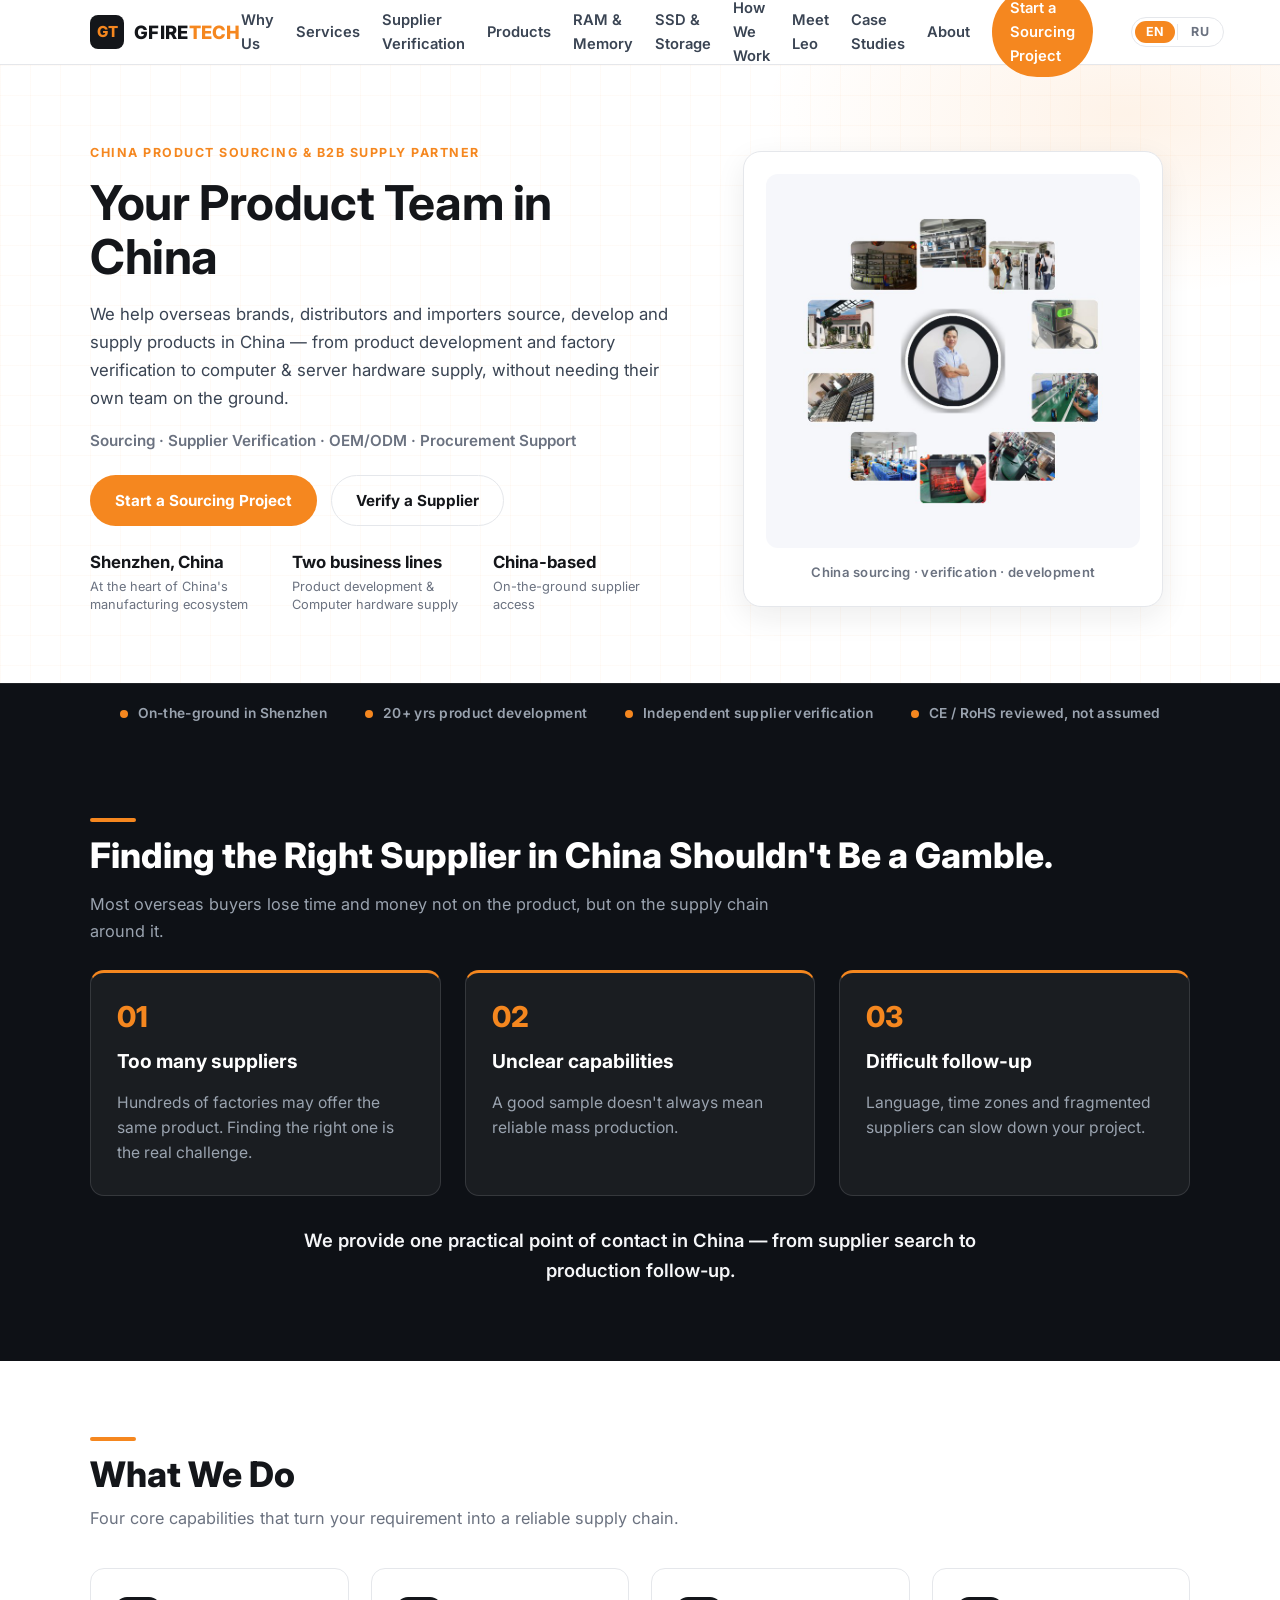
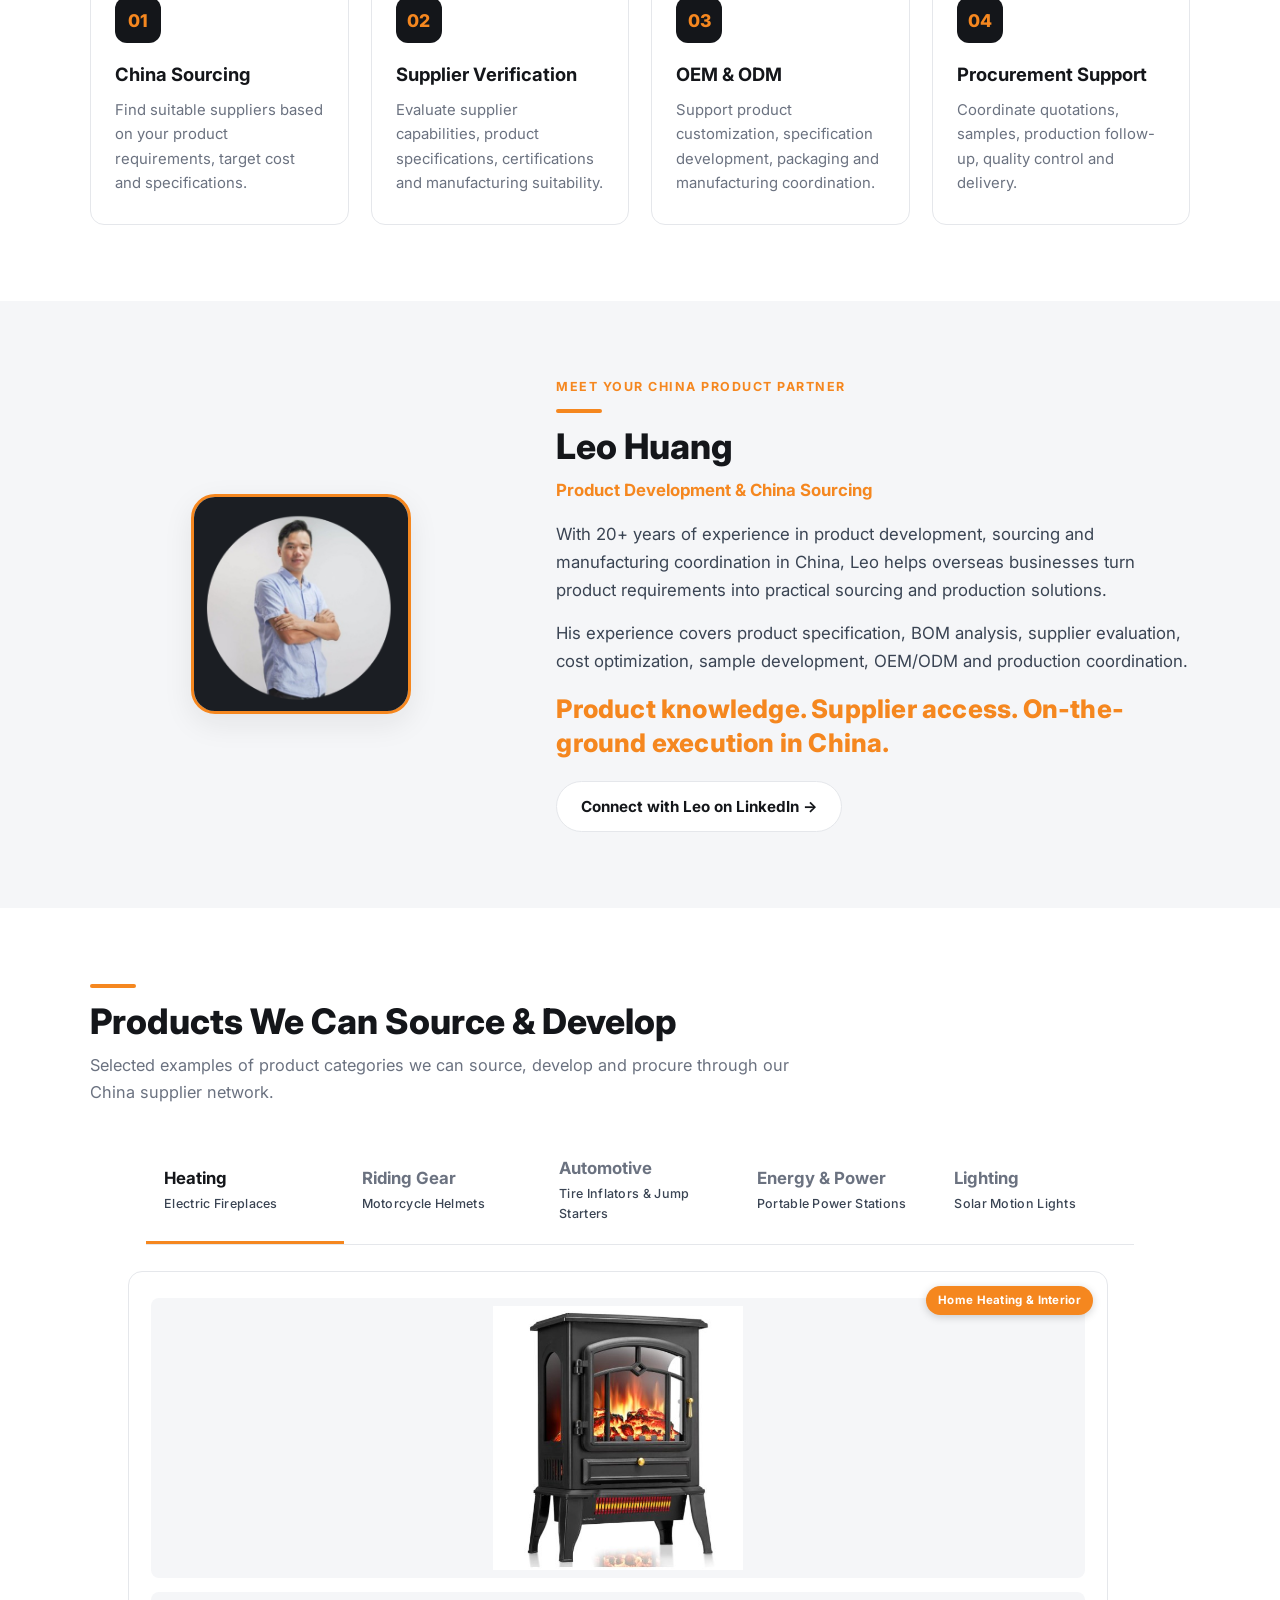
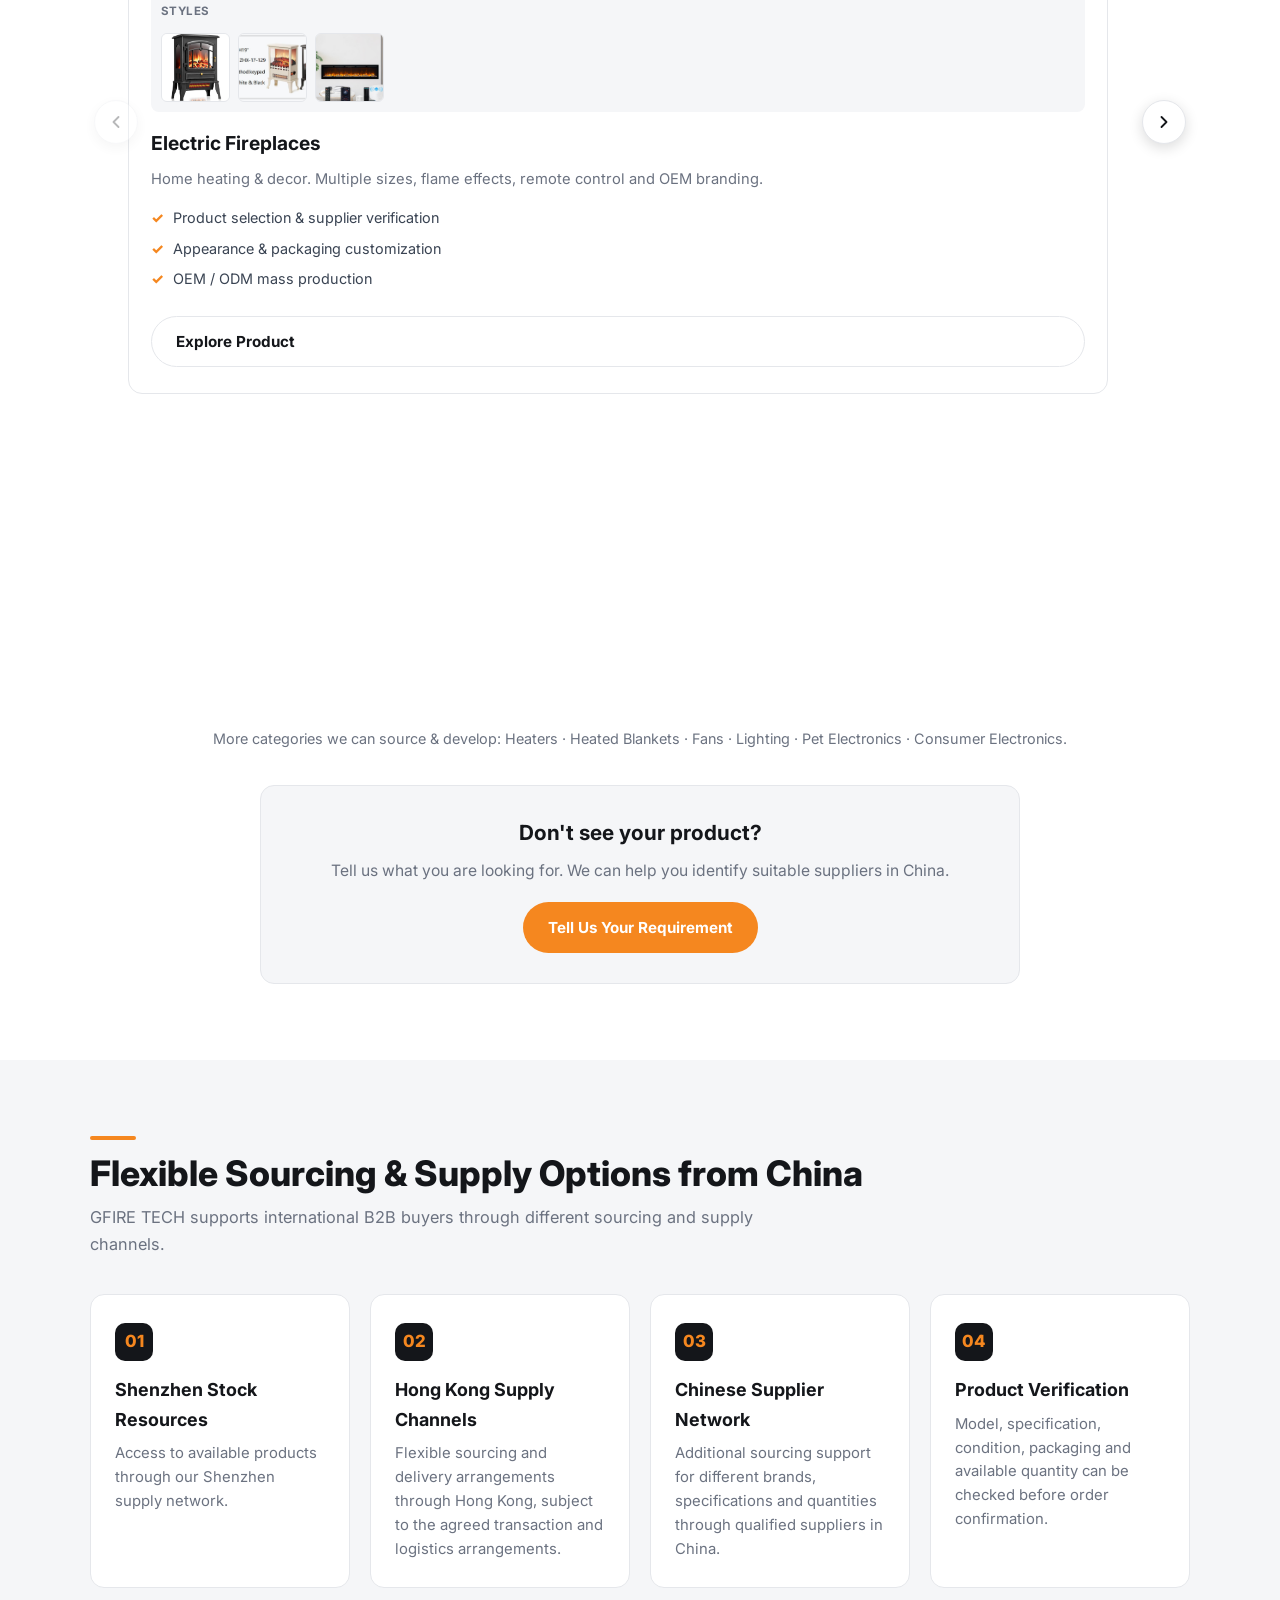
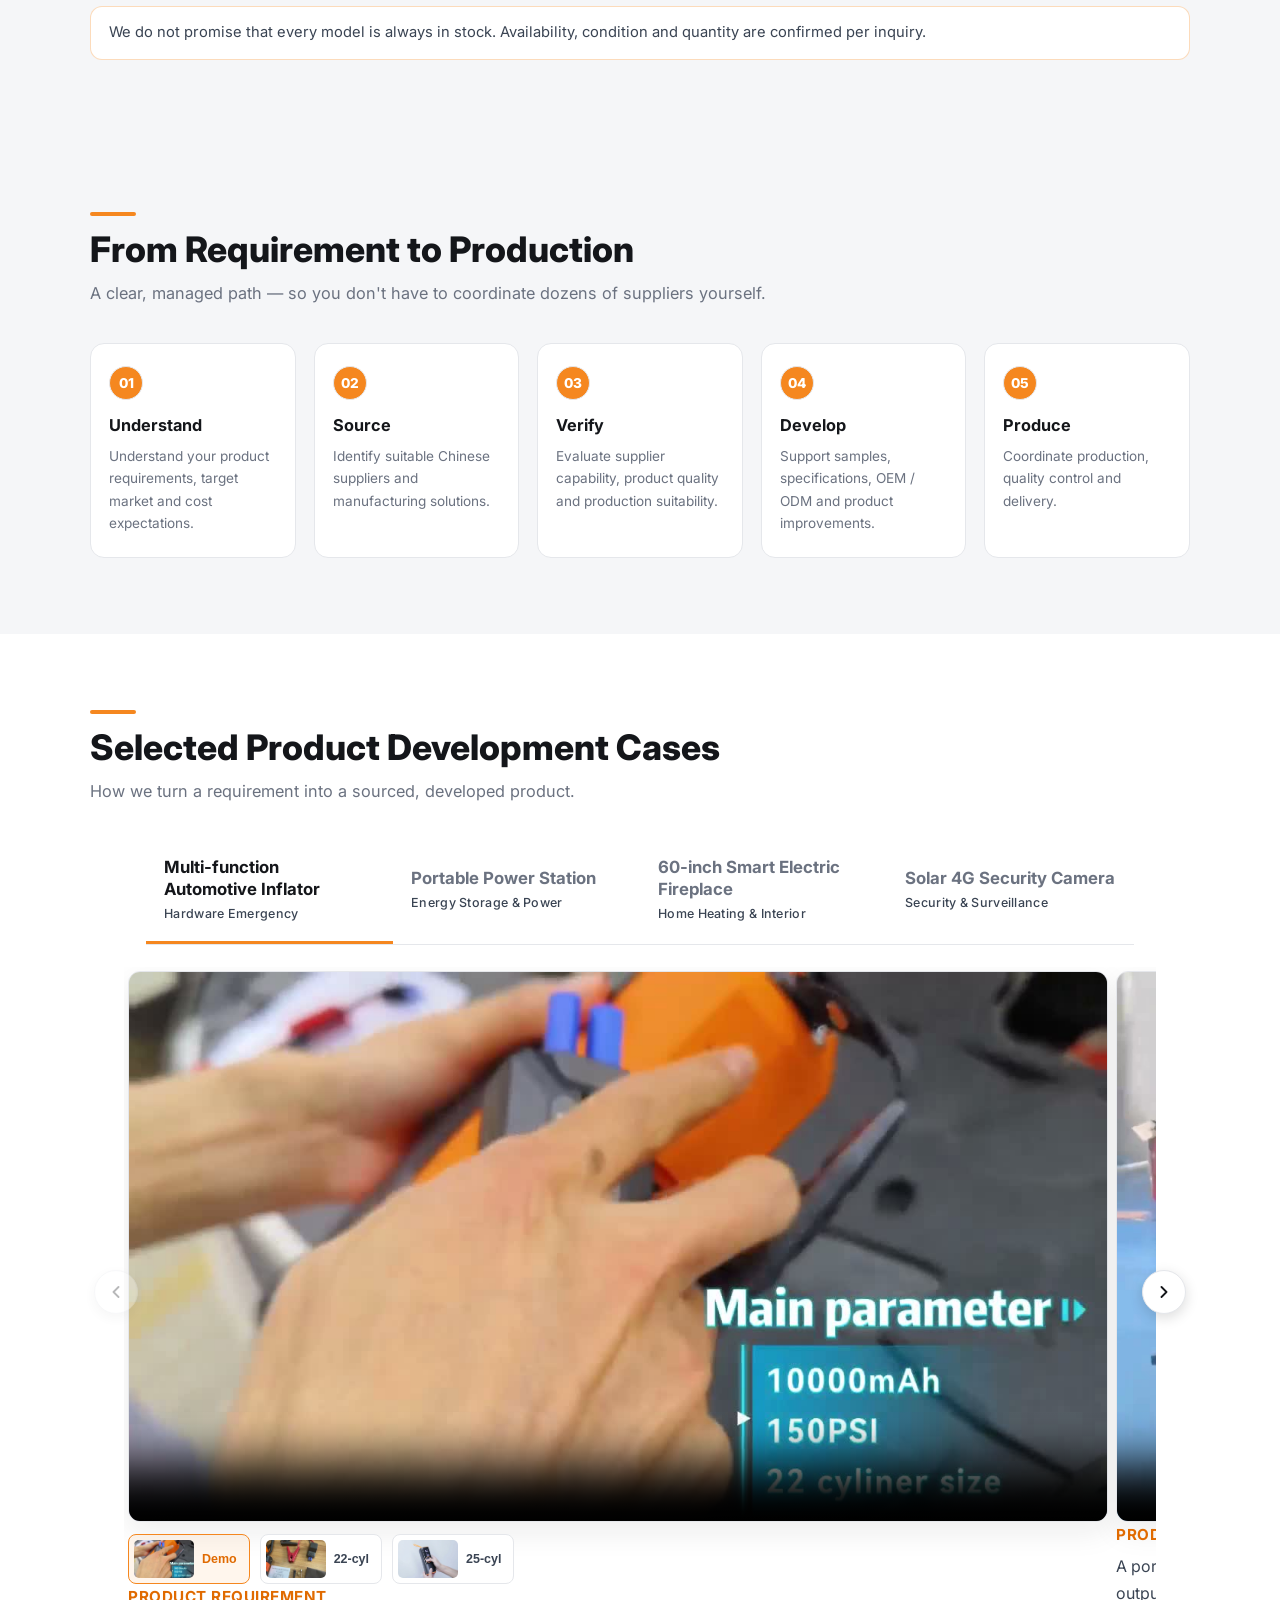
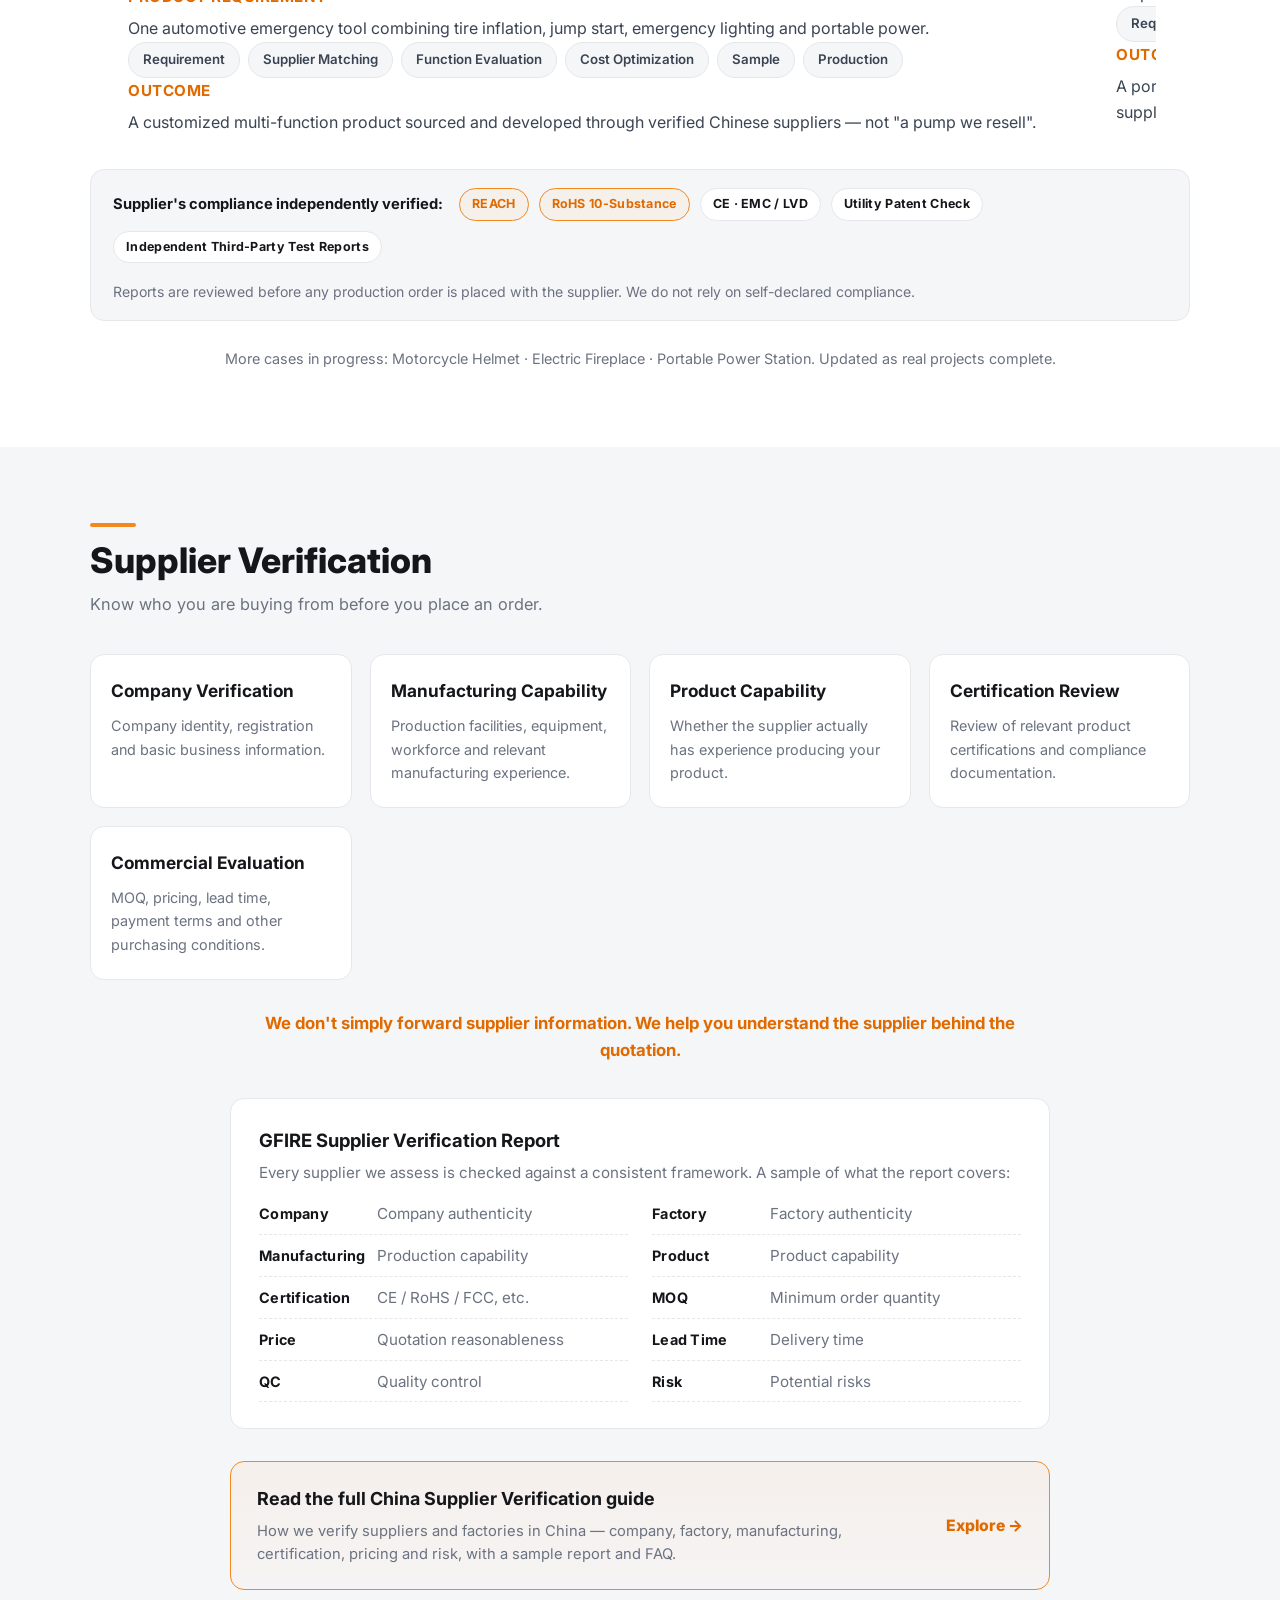
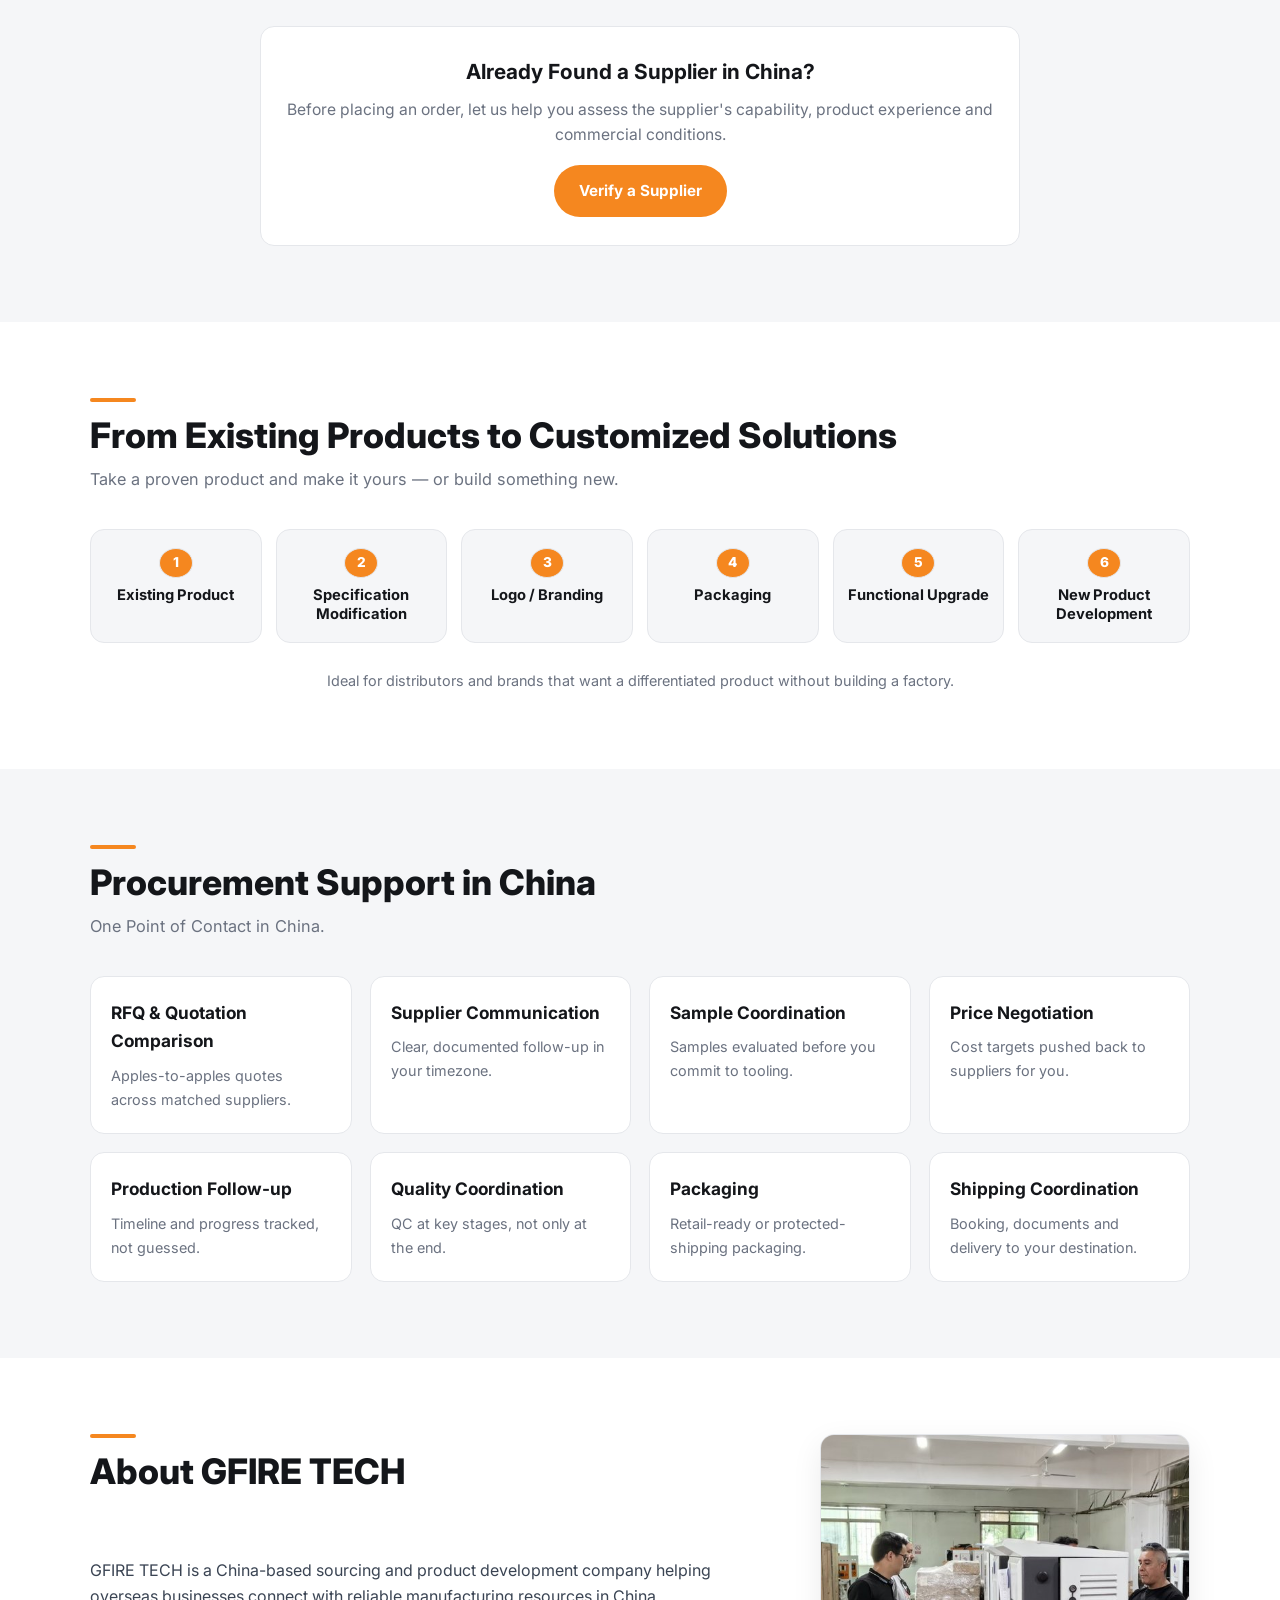
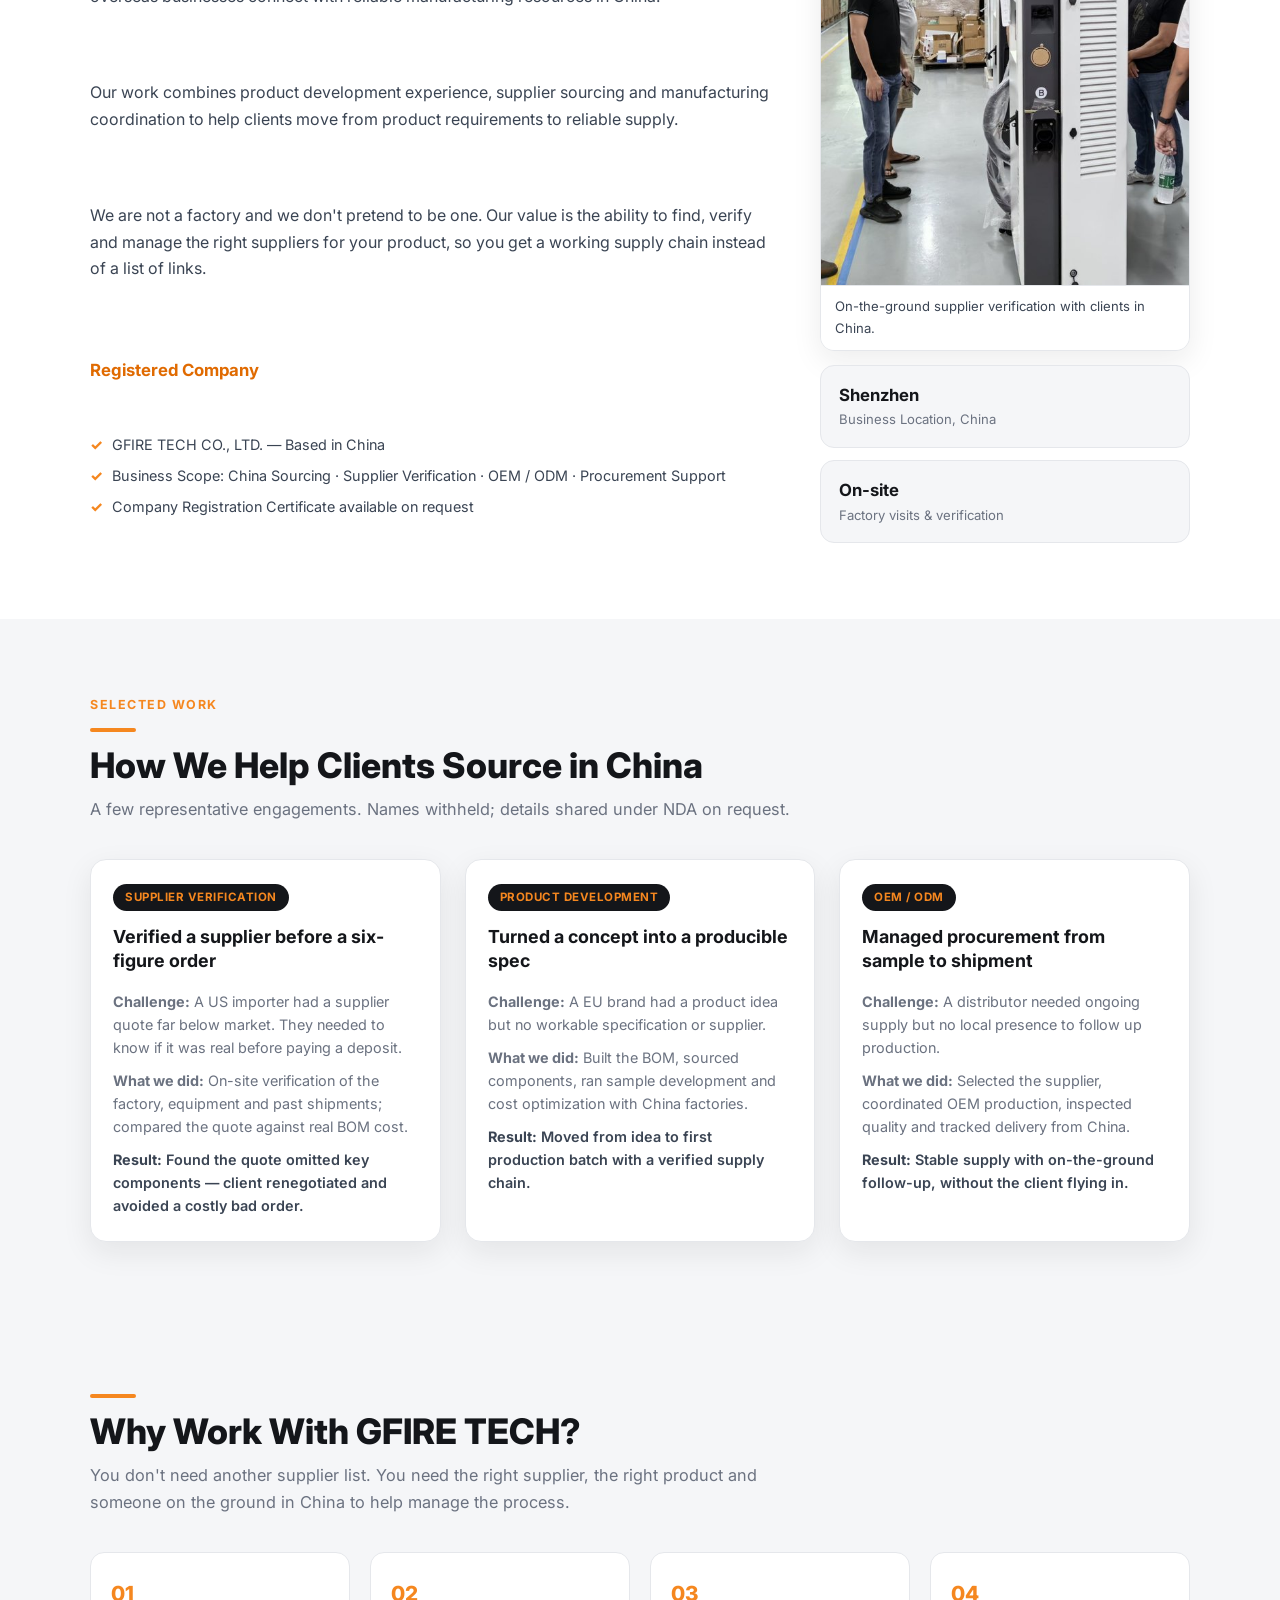
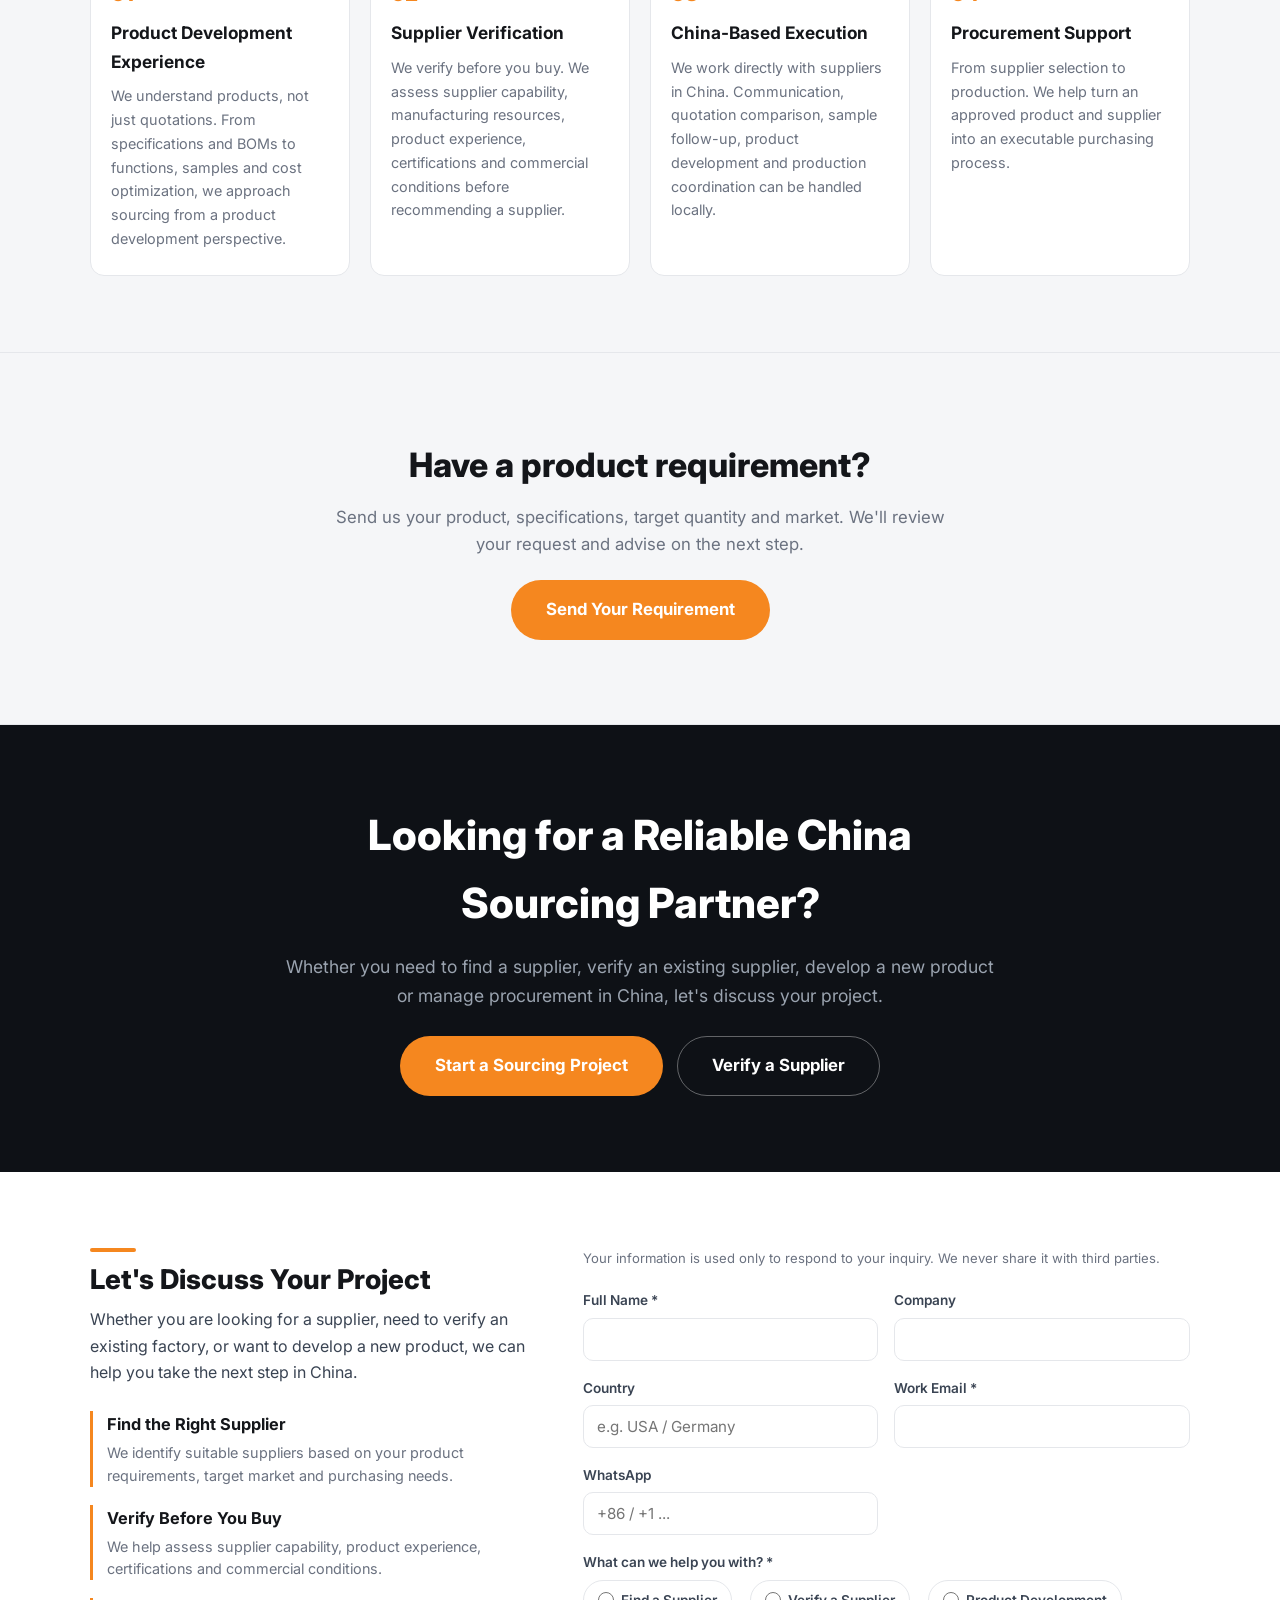
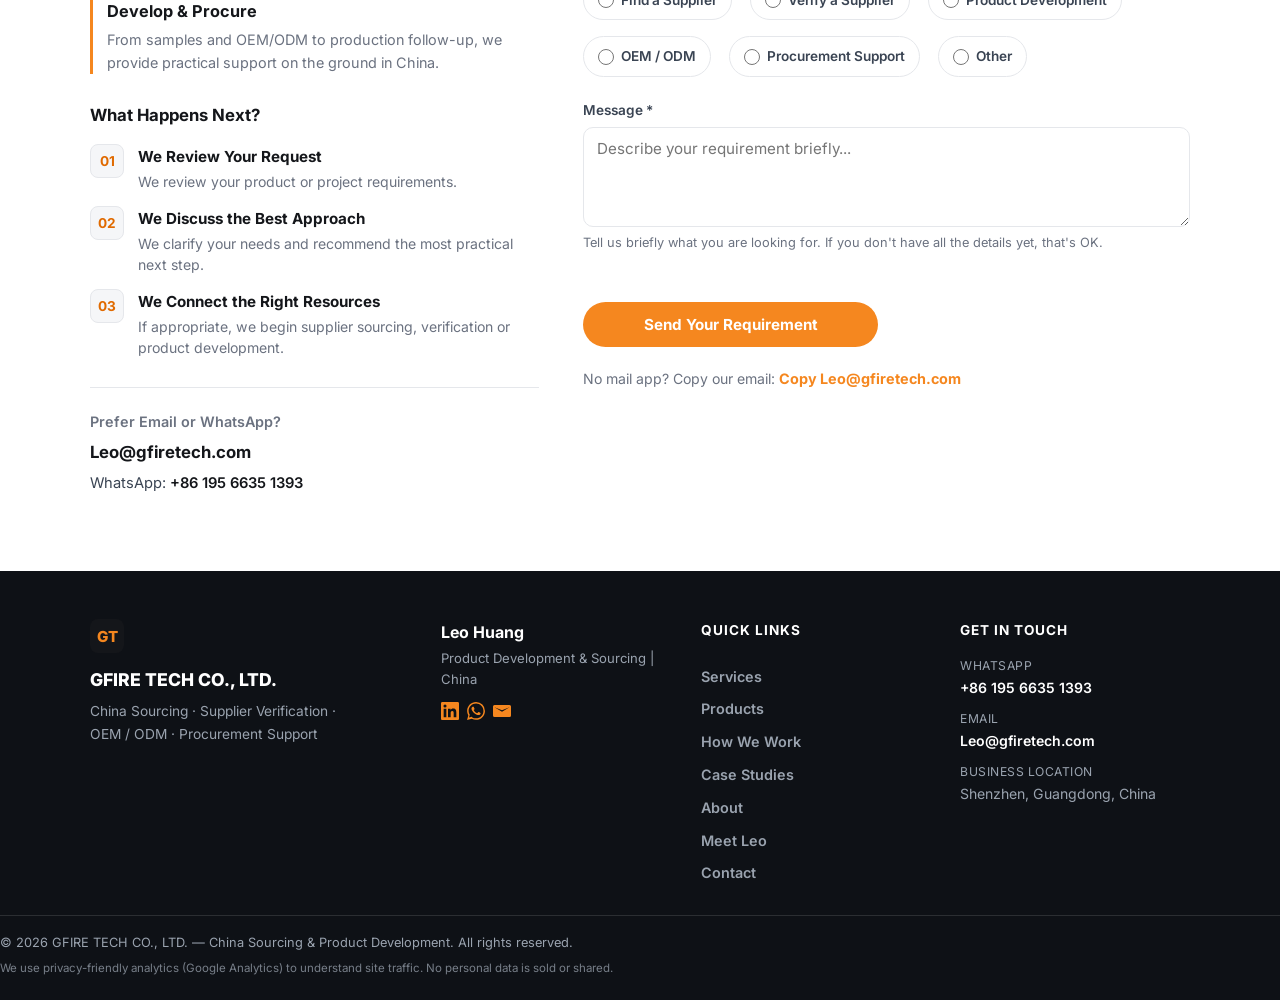
<file: index.html>
<!DOCTYPE html>
<html lang="en">
<head>
  <meta charset="UTF-8" />
  <meta name="viewport" content="width=device-width, initial-scale=1.0" />
  <title>GFIRE TECH – Your Product Team in China</title>
  <meta name="description" content="GFIRE TECH, led by Leo Huang in Shenzhen, helps overseas businesses source, verify, develop and supply products in China — from product development and supplier verification to computer & server hardware (RAM, SSD, enterprise storage). China Sourcing, Supplier Verification, OEM/ODM, Procurement Support and B2B hardware supply." />
  <meta name="keywords" content="China sourcing, product development, supplier verification, OEM ODM, procurement support, Shenzhen sourcing agent, China manufacturing partner, RAM supplier China, DDR4 DDR5 memory modules, SSD supplier China, enterprise SSD, server storage, computer hardware supply" />
  <meta name="author" content="GFIRE TECH" />
  <meta name="robots" content="index, follow" />
  <link rel="canonical" href="https://www.gfiretech.com/" />

  <!-- Open Graph -->
  <meta property="og:type" content="website" />
  <meta property="og:title" content="GFIRE TECH – Your Product Team in China" />
  <meta property="og:description" content="Led by Leo Huang in Shenzhen. Source, verify and develop products through a reliable network of Chinese suppliers." />
  <meta property="og:url" content="https://www.gfiretech.com/" />
  <meta property="og:image" content="https://www.gfiretech.com/assets/img/og-cover.jpg" />
  <meta name="twitter:card" content="summary_large_image" />

  <link rel="icon" href="data:image/svg+xml,%3Csvg xmlns='http://www.w3.org/2000/svg' viewBox='0 0 32 32'%3E%3Crect width='32' height='32' rx='6' fill='%2314161a'/%3E%3Ctext x='16' y='22' font-size='18' font-family='Arial' font-weight='bold' fill='%23f5871f' text-anchor='middle'%3EGT%3C/text%3E%3C/svg%3E" />

  <!-- 字体：Inter + Noto Sans SC（文档要求） -->
  <link rel="preconnect" href="https://fonts.googleapis.com" />
  <link rel="preconnect" href="https://fonts.gstatic.com" crossorigin />
  <link href="https://fonts.googleapis.com/css2?family=Inter:wght@400;500;600;700;800&family=Noto+Sans+SC:wght@400;500;700&display=swap" rel="stylesheet" />

  <link rel="stylesheet" href="assets/css/styles.css" />
  <link rel="stylesheet" href="assets/css/i18n.css" />

  <!-- SEO 结构化数据（JSON-LD）：帮助搜索引擎理解站点身份与站内搜索入口 -->
  <script type="application/ld+json">
  {
    "@context": "https://schema.org",
    "@type": "Organization",
    "name": "GFIRE TECH",
    "url": "https://www.gfiretech.com/",
    "logo": "https://www.gfiretech.com/assets/img/og-cover.jpg",
    "description": "China product sourcing, supplier verification, OEM/ODM and procurement support, led by Leo Huang in Shenzhen.",
    "founder": { "@type": "Person", "name": "Leo Huang" },
    "address": { "@type": "PostalAddress", "addressLocality": "Shenzhen", "addressCountry": "CN" }
  }
  </script>
  <script type="application/ld+json">
  {
    "@context": "https://schema.org",
    "@type": "WebSite",
    "name": "GFIRE TECH",
    "url": "https://www.gfiretech.com/",
    "potentialAction": {
      "@type": "SearchAction",
      "target": "https://www.gfiretech.com/?s={search_term_string}",
      "query-input": "required name=search_term_string"
    }
  }
  </script>

  <!-- Google Analytics (GA4) — 访客统计：数量/停留/来源/国家地区，ID: G-1Q2X55GTQ4 -->
  <script async src="https://www.googletagmanager.com/gtag/js?id=G-1Q2X55GTQ4"></script>
  <script>
    window.dataLayer = window.dataLayer || [];
    function gtag(){dataLayer.push(arguments);}
    gtag('js', new Date());
    gtag('config', 'G-1Q2X55GTQ4');
  </script>
</head>
<body>
  <!-- ============ 顶部导航 ============ -->
  <header class="site-header" id="top">
    <div class="container nav">
      <a href="#top" class="brand" aria-label="GFIRE TECH home">
        <span class="brand-mark">GT</span>
        <span class="brand-name">GFIRE<span class="brand-tech">TECH</span></span>
      </a>

      <button class="nav-toggle" id="navToggle" aria-expanded="false" aria-controls="primaryNav" aria-label="Open menu">
        <span></span><span></span><span></span>
      </button>

      <nav class="primary-nav" id="primaryNav" aria-label="Primary">
        <a href="#why-problem" data-i18n="nav_why">Why Us</a>
        <a href="/services/" data-i18n="nav_services">Services</a>
        <a href="/supplier-verification/" data-i18n="nav_verify">Supplier Verification</a>
        <a href="#products" data-i18n="nav_products">Products</a>
        <a href="/ram-memory-modules/" data-i18n="nav_ram">RAM &amp; Memory</a>
        <a href="/ssd-server-storage/" data-i18n="nav_ssd">SSD &amp; Storage</a>
        <a href="#how" data-i18n="nav_how">How We Work</a>
        <a href="#leo" data-i18n="nav_leo">Meet Leo</a>
        <a href="#cases" data-i18n="nav_cases">Case Studies</a>
        <a href="#about" data-i18n="nav_about">About</a>
        <a href="#contact" class="nav-cta" data-i18n="nav_cta">Start a Sourcing Project</a>
        <div class="lang-switcher" role="group" aria-label="Language">
          <button type="button" class="lang-btn active" data-lang="en" aria-pressed="true" onclick="GT_I18N.setLang('en')">EN</button>
          <span class="lang-sep"></span>
          <button type="button" class="lang-btn" data-lang="ru" aria-pressed="false" onclick="GT_I18N.setLang('ru')">RU</button>
        </div>
      </nav>
    </div>
  </header>

  <main>
    <!-- ============ SECTION 01 — HERO ============ -->
    <section class="hero" aria-labelledby="heroTitle">
      <div class="container hero-grid">
        <div class="hero-copy">
          <p class="eyebrow" data-i18n="hero_eyebrow">China Product Sourcing &amp; B2B Supply Partner</p>
          <h1 id="heroTitle">Your Product Team in China</h1>
          <p class="lead" data-i18n="hero_lead">
            We help overseas brands, distributors and importers source, develop and supply
            products in China — from product development and factory verification to computer &amp;
            server hardware supply, without needing their own team on the ground.
          </p>
          <p class="hero-tags" data-i18n="hero_tags">Sourcing&nbsp;·&nbsp;Supplier Verification&nbsp;·&nbsp;OEM/ODM&nbsp;·&nbsp;Procurement Support</p>
          <div class="hero-actions">
            <a href="#contact" class="btn btn-primary" data-i18n="cta_start">Start a Sourcing Project</a>
            <a href="#contact?service=verify-supplier" class="btn btn-ghost" data-i18n="cta_verify">Verify a Supplier</a>
          </div>
          <ul class="hero-stats">
            <li><strong data-i18n="hero_stat1_strong">Shenzhen, China</strong><span data-i18n="hero_stat1_span">At the heart of China's manufacturing ecosystem</span></li>
            <li><strong data-i18n="hero_stat2_strong">Two business lines</strong><span data-i18n="hero_stat2_span">Product development &amp; Computer hardware supply</span></li>
            <li><strong data-i18n="hero_stat3_strong">China-based</strong><span data-i18n="hero_stat3_span">On-the-ground supplier access</span></li>
          </ul>
        </div>

        <!-- Hero 视觉：供应链实景拼贴图 -->
        <div class="hero-art">
          <figure class="hero-art-card">
            <img src="assets/img/hero-collage.jpg" alt="GfireTech team and China manufacturing capabilities: factory visits, production lines, product inspection and sourcing support" width="800" height="800" loading="eager">
            <figcaption class="hero-art-cap">China sourcing · verification · development</figcaption>
          </figure>
        </div>
      </div>
    </section>

    <!-- ============ 信任凭证条（轻量视觉刷新） ============ -->
    <section class="trust-strip" aria-label="Why buyers trust GFIRE TECH">
      <div class="container trust-strip-inner">
        <span data-i18n="trust1">On-the-ground in Shenzhen</span>
        <span data-i18n="trust2">20+ yrs product development</span>
        <span data-i18n="trust3">Independent supplier verification</span>
        <span data-i18n="trust4">CE / RoHS reviewed, not assumed</span>
      </div>
    </section>

    <!-- ============ SECTION 02 — 你到底解决什么问题 ============ -->
    <section class="section section-dark" id="why-problem" aria-labelledby="problemTitle">
      <div class="container">
        <h2 id="problemTitle" class="section-title light" data-i18n="t_why">Finding the Right Supplier in China Shouldn't Be a Gamble.</h2>
        <p class="section-sub light" data-i18n="s_why">Most overseas buyers lose time and money not on the product, but on the supply chain around it.</p>
        <div class="problem-grid">
          <div class="problem-item">
            <span class="problem-no">01</span>
            <h3>Too many suppliers</h3>
            <p>Hundreds of factories may offer the same product. Finding the right one is the real challenge.</p>
          </div>
          <div class="problem-item">
            <span class="problem-no">02</span>
            <h3>Unclear capabilities</h3>
            <p>A good sample doesn't always mean reliable mass production.</p>
          </div>
          <div class="problem-item">
            <span class="problem-no">03</span>
            <h3>Difficult follow-up</h3>
            <p>Language, time zones and fragmented suppliers can slow down your project.</p>
          </div>
        </div>
        <p class="problem-closing">We provide one practical point of contact in China — from supplier search to production follow-up.</p>
      </div>
    </section>

    <!-- ============ SECTION 03 — 核心能力 What We Do ============ -->
    <section class="section" id="services" aria-labelledby="servicesTitle">
      <div class="container">
        <h2 id="servicesTitle" class="section-title" data-i18n="t_services">What We Do</h2>
        <p class="section-sub" data-i18n="s_services">Four core capabilities that turn your requirement into a reliable supply chain.</p>

        <div class="service-grid">
          <article class="service-card">
            <div class="service-icon" aria-hidden="true">01</div>
            <h3 data-i18n="sv1_t">China Sourcing</h3>
            <p data-i18n="sv1_p">Find suitable suppliers based on your product requirements, target cost and specifications.</p>
          </article>
          <article class="service-card">
            <div class="service-icon" aria-hidden="true">02</div>
            <h3 data-i18n="sv2_t">Supplier Verification</h3>
            <p data-i18n="sv2_p">Evaluate supplier capabilities, product specifications, certifications and manufacturing suitability.</p>
          </article>
          <article class="service-card">
            <div class="service-icon" aria-hidden="true">03</div>
            <h3 data-i18n="sv3_t">OEM &amp; ODM</h3>
            <p data-i18n="sv3_p">Support product customization, specification development, packaging and manufacturing coordination.</p>
          </article>
          <article class="service-card">
            <div class="service-icon" aria-hidden="true">04</div>
            <h3 data-i18n="sv4_t">Procurement Support</h3>
            <p data-i18n="sv4_p">Coordinate quotations, samples, production follow-up, quality control and delivery.</p>
          </article>
        </div>
      </div>
    </section>

    <!-- ============ SECTION 04 — Meet Leo ============ -->
    <section class="section section-alt" id="leo" aria-labelledby="leoTitle">
      <div class="container leo-grid">
        <div class="leo-photo">
          <img class="leo-avatar" src="assets/img/leo.png" alt="Leo Huang, founder of GFIRE TECH" width="220" height="220" loading="lazy" />
        </div>
        <div class="leo-copy">
          <p class="eyebrow" data-i18n="s_leo">Meet Your China Product Partner</p>
          <h2 id="leoTitle" class="section-title" data-i18n="t_leo">Leo Huang</h2>
          <p class="leo-role">Product Development &amp; China Sourcing</p>
          <p class="lead">
            With 20+ years of experience in product development, sourcing and manufacturing coordination in China, Leo helps
            overseas businesses turn product requirements into practical sourcing and production solutions.
          </p>
          <p class="lead">
            His experience covers product specification, BOM analysis, supplier evaluation, cost optimization, sample
            development, OEM/ODM and production coordination.
          </p>
          <p class="leo-tagline">Product knowledge. Supplier access. On-the-ground execution in China.</p>
          <a class="btn btn-outline" href="https://www.linkedin.com/in/leo-huang-72b728153" target="_blank" rel="noopener">Connect with Leo on LinkedIn →</a>
        </div>
      </div>
    </section>

    <!-- ============ SECTION 05 — Products ============ -->
    <section class="section" id="products" aria-labelledby="productsTitle">
      <div class="container">
        <h2 id="productsTitle" class="section-title" data-i18n="t_products">Products We Can Source &amp; Develop</h2>
        <p class="section-sub" data-i18n="s_products">Selected examples of product categories we can source, develop and procure through our China supplier network.</p>

        <div class="product-carousel">
          <button type="button" class="product-arrow product-arrow-prev" aria-label="Previous product" disabled>
            <svg viewBox="0 0 24 24" aria-hidden="true"><path d="M15 6l-6 6 6 6" stroke="currentColor" stroke-width="2.2" fill="none" stroke-linecap="round" stroke-linejoin="round"/></svg>
          </button>
          <button type="button" class="product-arrow product-arrow-next" aria-label="Next product">
            <svg viewBox="0 0 24 24" aria-hidden="true"><path d="M9 6l6 6-6 6" stroke="currentColor" stroke-width="2.2" fill="none" stroke-linecap="round" stroke-linejoin="round"/></svg>
          </button>
          <div class="product-tabs" role="tablist" aria-label="Product categories">
            <button type="button" class="product-tab active" data-target="0" role="tab" aria-selected="true">
              <span class="product-tab-title">Heating</span>
              <span class="product-tab-meta">Electric Fireplaces</span>
            </button>
            <button type="button" class="product-tab" data-target="1" role="tab" aria-selected="false">
              <span class="product-tab-title">Riding Gear</span>
              <span class="product-tab-meta">Motorcycle Helmets</span>
            </button>
            <button type="button" class="product-tab" data-target="2" role="tab" aria-selected="false">
              <span class="product-tab-title">Automotive</span>
              <span class="product-tab-meta">Tire Inflators &amp; Jump Starters</span>
            </button>
            <button type="button" class="product-tab" data-target="3" role="tab" aria-selected="false">
              <span class="product-tab-title">Energy &amp; Power</span>
              <span class="product-tab-meta">Portable Power Stations</span>
            </button>
            <button type="button" class="product-tab" data-target="4" role="tab" aria-selected="false">
              <span class="product-tab-title">Lighting</span>
              <span class="product-tab-meta">Solar Motion Lights</span>
            </button>
          </div>

          <div class="product-track" tabindex="0" aria-label="Products carousel">
            <div class="product-slide" role="tabpanel">
              <article class="product-card">
                <img class="product-image" src="assets/img/product-fireplace-1.jpg" alt="Classic black freestanding electric fireplace with glass door and infrared heater" loading="lazy">
                <div class="product-variants" aria-label="Available sizes and styles">
                  <span class="product-variants-label">Styles</span>
                  <img src="assets/img/product-fireplace-1.jpg" alt="Classic black freestanding electric fireplace with glass door and infrared heater" loading="lazy">
                  <img src="assets/img/product-fireplace-2.jpg" alt="Mini dual-color electric fireplace in white and black, 13x7x19 inch" loading="lazy">
                  <img src="assets/img/product-fireplace-3.jpg" alt="60-inch smart electric fireplace with WiFi app and voice control, embedded installation" loading="lazy">
                </div>
                <div class="product-tag">Home Heating &amp; Interior</div>
                <h3>Electric Fireplaces</h3>
                <p>Home heating &amp; decor. Multiple sizes, flame effects, remote control and OEM branding.</p>
                <ul class="ticks">
                  <li>Product selection &amp; supplier verification</li>
                  <li>Appearance &amp; packaging customization</li>
                  <li>OEM / ODM mass production</li>
                </ul>
                <a href="#contact" class="btn btn-outline" data-product="Electric Fireplaces">Explore Product</a>
              </article>
            </div>

            <div class="product-slide" role="tabpanel">
              <article class="product-card">
                <img class="product-image" src="assets/img/helmet-retro-white-studio.png" alt="Retro open-face 3/4 motorcycle helmet with clear bubble visor, glossy white shell" loading="lazy">
                <div class="product-variants" aria-label="Helmet styles and colors">
                  <span class="product-variants-label">Styles &amp; Colors</span>
                  <img src="assets/img/helmet-openface-white-1.png" alt="Open-face jet-style helmet, glossy white shell with clear visor" loading="lazy">
                  <img src="assets/img/helmet-openface-white-2.png" alt="Open-face jet-style helmet with raised flip-up bubble visor, glossy white shell" loading="lazy">
                  <img src="assets/img/helmet-openface-black-1.jpg" alt="Open-face helmet, glossy black shell" loading="lazy">
                  <img src="assets/img/helmet-openface-black-2.jpg" alt="Open-face helmet, glossy black shell with ECE 22.06 certified visor" loading="lazy">
                  <img src="assets/img/helmet-openface-black-3.jpg" alt="Open-face helmet, glossy black shell, front view" loading="lazy">
                  <img src="assets/img/helmet-mt-fullface.jpg" alt="MT full-face sport helmet, white shell with black and red graphics" loading="lazy">
                  <img src="assets/img/helmet-graphic-white.jpg" alt="Open-face helmet, white shell with red, black and gray graphics" loading="lazy">
                </div>
                <div class="product-video">
                  <video controls preload="none" playsinline poster="assets/img/helmet-retro-white-studio.png" aria-label="Weirui motorcycle helmet brand video">
                    <source src="assets/videos/helmet-werui.mp4" type="video/mp4">
                  </video>
                </div>
                <div class="product-tag">Riding Gear</div>
                <h3>Motorcycle Helmets</h3>
                <p>Open-face, jet and full-face helmets with ECE 22.06 certification. Multiple shells, colors and graphic options, plus OEM / ODM branding for overseas distributors and importers.</p>
                <ul class="ticks">
                  <li>Model, shell &amp; color selection</li>
                  <li>Supplier verification &amp; sample</li>
                  <li>OEM / ODM mass production</li>
                </ul>
                <a href="#contact" class="btn btn-outline" data-product="Motorcycle Helmets">Explore Product</a>
              </article>
            </div>

            <div class="product-slide" role="tabpanel">
              <article class="product-card">
                <img class="product-image" src="assets/img/product-inflator-mu006-A.jpg" alt="MU-006 jump starter with air compressor shown in two angles, orange and grey finish" loading="lazy">
                <div class="product-variants" aria-label="MU-006 and MU series configurations">
                  <span class="product-variants-label">MU-006 Series &amp; More</span>
                  <img src="assets/img/product-inflator-mu006-A.jpg" alt="MU-006-A jump starter with air compressor, dual-angle view" loading="lazy">
                  <img src="assets/img/product-inflator-mu006-C.jpg" alt="MU-006-C jump starter with air compressor, battery-clamp application" loading="lazy">
                  <img src="assets/img/product-inflator-mu006-scene.jpg" alt="MU-006 in use, inflating a car tire" loading="lazy">
                  <img src="assets/img/product-inflator-4-mu009.jpg" alt="MU-009 jump starter with air compressor, 150 PSI max, 108W power, 44.4Wh battery" loading="lazy">
                  <img src="assets/img/product-inflator-3-mu013.jpg" alt="MU-013 brushless motor mini bike tire inflator, 120 PSI max, 50W power" loading="lazy">
                </div>
                <div class="product-tag">Automotive Emergency</div>
                <h3>Automotive Tire Inflators &amp; Jump Starters</h3>
                <p>MU-006 series jump starters with built-in air compressor, plus MU-009 and MU-013 mini inflators. Multiple power, PSI and battery configurations.</p>
                <ul class="ticks">
                  <li>Product selection &amp; supplier verification</li>
                  <li>Custom PSI, wattage &amp; battery specs</li>
                  <li>OEM / ODM mass production</li>
                </ul>
                <a href="#contact" class="btn btn-outline" data-product="Automotive Tire Inflators & Jump Starters">Explore Product</a>
              </article>
            </div>

            <div class="product-slide" role="tabpanel">
              <article class="product-card">
                <img class="product-image" src="assets/img/product-power-1.jpg" alt="Portable power station range in multiple capacities stacked in the factory, pure sine wave 230V/3600W output" width="600" height="800" loading="lazy">
                <div class="product-variants" aria-label="Available configurations and angles">
                  <span class="product-variants-label">Configurations</span>
                  <img src="assets/img/product-power-2.jpg" alt="Batch of portable power stations on a production rack, assembled units and open chassis showing internal battery packs" loading="lazy">
                  <img src="assets/img/product-power-3.jpg" alt="Open portable power station chassis during assembly, pure sine wave 120V/3600W with internal battery packs and wiring" loading="lazy">
                  <img src="assets/img/product-power-4.jpg" alt="Portable power stations under burn-in aging test in the factory test area" loading="lazy">
                  <img src="assets/img/product-power-5.jpg" alt="Portable power station on the test bench with four AC outlets, pure sine wave 230V/3600W" loading="lazy">
                </div>
                <div class="product-tag">Energy Storage &amp; Power</div>
                <h3>Portable Power Stations</h3>
                <p>Outdoor, camping, RV and home-backup power. Multiple capacities, pure-sine-wave AC output, solar input and fast recharge — factory photos taken on site.</p>
                <ul class="ticks">
                  <li>Capacity &amp; spec configuration (300Wh–3600W class)</li>
                  <li>Supplier verification &amp; aging test follow-up</li>
                  <li>OEM / ODM branding &amp; custom battery config</li>
                </ul>
                <a href="#contact" class="btn btn-outline" data-product="Portable Power Station">Explore Product</a>
              </article>
            </div>

            <div class="product-slide" role="tabpanel">
              <article class="product-card">
                <img class="product-image" src="assets/img/product-lamp-1.jpg" alt="Solar-powered outdoor motion sensor light with adjustable triple heads and integrated solar panel" loading="lazy">
                <div class="product-variants" aria-label="Available configurations">
                  <span class="product-variants-label">Configurations</span>
                  <img src="assets/img/product-lamp-2.png" alt="Integrated solar wall light with LCD status display" loading="lazy">
                  <img src="assets/img/product-lamp-3-sw-c01.png" alt="GLW-SW-C01 triple-head solar wall light with PIR motion sensor" loading="lazy">
                  <img src="assets/img/product-lamp-4-sl-g54.png" alt="GLW-SL-G54 slim split solar wall light with separate panel" loading="lazy">
                  <img src="assets/img/product-lamp-5-hm-j04-page.jpg" alt="GLW-HM-J04 high mast flood light for stadium and parking lot" loading="lazy">
                </div>
                <div class="product-tag">Lighting &amp; Outdoor</div>
                <h3>Solar Motion Lights</h3>
                <p>Solar-powered outdoor lighting with PIR motion sensor, integrated panels and weatherproof housing. Residential, garden, street and stadium-grade configurations.</p>
                <ul class="ticks">
                  <li>Product selection &amp; supplier verification</li>
                  <li>Custom wattage, LED count &amp; housing</li>
                  <li>OEM / ODM mass production</li>
                </ul>
                <a href="#contact" class="btn btn-outline" data-product="Solar Motion Lights">Explore Product</a>
              </article>
            </div>
          </div>
        </div>

        <p class="more-cats" data-i18n="more_cats">More categories we can source &amp; develop: Heaters · Heated Blankets · Fans · Lighting · Pet Electronics · Consumer Electronics.</p>

        <!-- 产品区收尾 CTA（网站优化意见822：Products 下方增加） -->
        <div class="product-cta">
          <h3 class="product-cta-title" data-i18n="product_cta_t">Don't see your product?</h3>
          <p class="product-cta-text" data-i18n="product_cta_text">Tell us what you are looking for. We can help you identify suitable suppliers in China.</p>
          <a href="#contact" class="btn btn-primary" data-i18n="cta_tellyour">Tell Us Your Requirement</a>
        </div>
      </div>
    </section>

    <!-- ============ SECTION — China Supply Advantage (NEW) ============ -->
    <section class="section section-alt" id="supply" aria-labelledby="supplyTitle">
      <div class="container">
        <h2 id="supplyTitle" class="section-title" data-i18n="t_supply">Flexible Sourcing &amp; Supply Options from China</h2>
        <p class="section-sub" data-i18n="s_supply">GFIRE TECH supports international B2B buyers through different sourcing and supply channels.</p>
        <div class="advantage-grid">
          <div class="advantage-card">
            <div class="advantage-no">01</div>
            <h3 data-i18n="adv1_t">Shenzhen Stock Resources</h3>
            <p data-i18n="adv1_p">Access to available products through our Shenzhen supply network.</p>
          </div>
          <div class="advantage-card">
            <div class="advantage-no">02</div>
            <h3 data-i18n="adv2_t">Hong Kong Supply Channels</h3>
            <p data-i18n="adv2_p">Flexible sourcing and delivery arrangements through Hong Kong, subject to the agreed transaction and logistics arrangements.</p>
          </div>
          <div class="advantage-card">
            <div class="advantage-no">03</div>
            <h3 data-i18n="adv3_t">Chinese Supplier Network</h3>
            <p data-i18n="adv3_p">Additional sourcing support for different brands, specifications and quantities through qualified suppliers in China.</p>
          </div>
          <div class="advantage-card">
            <div class="advantage-no">04</div>
            <h3 data-i18n="adv4_t">Product Verification</h3>
            <p data-i18n="adv4_p">Model, specification, condition, packaging and available quantity can be checked before order confirmation.</p>
          </div>
        </div>
        <p class="cat-note" data-i18n="supply_note">We do not promise that every model is always in stock. Availability, condition and quantity are confirmed per inquiry.</p>
      </div>
    </section>

    <!-- ============ SECTION 06 — 产品开发流程 ============ -->
    <section class="section section-alt" id="how" aria-labelledby="howTitle">
      <div class="container">
        <h2 id="howTitle" class="section-title" data-i18n="t_how">From Requirement to Production</h2>
        <p class="section-sub" data-i18n="s_how">A clear, managed path — so you don't have to coordinate dozens of suppliers yourself.</p>

        <ol class="process-flow">
          <li><span class="step-no">01</span><h3>Understand</h3><p>Understand your product requirements, target market and cost expectations.</p></li>
          <li><span class="step-no">02</span><h3>Source</h3><p>Identify suitable Chinese suppliers and manufacturing solutions.</p></li>
          <li><span class="step-no">03</span><h3>Verify</h3><p>Evaluate supplier capability, product quality and production suitability.</p></li>
          <li><span class="step-no">04</span><h3>Develop</h3><p>Support samples, specifications, OEM / ODM and product improvements.</p></li>
          <li><span class="step-no">05</span><h3>Produce</h3><p>Coordinate production, quality control and delivery.</p></li>
        </ol>
      </div>
    </section>

    <!-- ============ SECTION 07 — Case Studies ============ -->
    <section class="section" id="cases" aria-labelledby="casesTitle">
      <div class="container">
        <h2 id="casesTitle" class="section-title" data-i18n="t_cases">Selected Product Development Cases</h2>
        <p class="section-sub" data-i18n="s_cases">How we turn a requirement into a sourced, developed product.</p>

        <div class="case-carousel">
          <button type="button" class="case-arrow case-arrow-prev" aria-label="Previous case" disabled>
            <svg viewBox="0 0 24 24" aria-hidden="true"><path d="M15 6l-6 6 6 6" stroke="currentColor" stroke-width="2.2" fill="none" stroke-linecap="round" stroke-linejoin="round"/></svg>
          </button>
          <button type="button" class="case-arrow case-arrow-next" aria-label="Next case">
            <svg viewBox="0 0 24 24" aria-hidden="true"><path d="M9 6l6 6-6 6" stroke="currentColor" stroke-width="2.2" fill="none" stroke-linecap="round" stroke-linejoin="round"/></svg>
          </button>
          <div class="case-tabs" role="tablist" aria-label="Product development cases">
            <button type="button" class="case-tab active" data-target="0" role="tab" aria-selected="true">
              <span class="case-tab-title">Multi-function Automotive Inflator</span>
              <span class="case-tab-meta">Hardware Emergency</span>
            </button>
            <button type="button" class="case-tab" data-target="1" role="tab" aria-selected="false">
              <span class="case-tab-title">Portable Power Station</span>
              <span class="case-tab-meta">Energy Storage &amp; Power</span>
            </button>
            <button type="button" class="case-tab" data-target="2" role="tab" aria-selected="false">
              <span class="case-tab-title">60-inch Smart Electric Fireplace</span>
              <span class="case-tab-meta">Home Heating &amp; Interior</span>
            </button>
            <button type="button" class="case-tab" data-target="3" role="tab" aria-selected="false">
              <span class="case-tab-title">Solar 4G Security Camera</span>
              <span class="case-tab-meta">Security &amp; Surveillance</span>
            </button>
          </div>

          <div class="case-track" tabindex="0" aria-label="Case studies carousel">
            <div class="case-slide" role="tabpanel">
              <div class="case-video">
                <video id="caseVideo" controls preload="none" playsinline poster="assets/videos/inflator-22cyl-howto-poster.jpg">
                  <source src="assets/videos/inflator-22cyl-howto.mp4" type="video/mp4">
                  Your browser does not support the video tag.
                </video>
                <div class="case-video-thumbs" role="group" aria-label="Switch video">
                  <button type="button" class="case-thumb active" data-src="assets/videos/inflator-22cyl-howto.mp4" data-poster="assets/videos/inflator-22cyl-howto-poster.jpg">
                    <img src="assets/videos/inflator-22cyl-howto-poster.jpg" alt="" loading="lazy" width="64" height="40">Demo
                  </button>
                  <button type="button" class="case-thumb" data-src="assets/videos/inflator-22cyl.mp4" data-poster="assets/videos/inflator-22cyl-poster.jpg">
                    <img src="assets/videos/inflator-22cyl-poster.jpg" alt="" loading="lazy" width="64" height="40">22-cyl
                  </button>
                  <button type="button" class="case-thumb" data-src="assets/videos/inflator-25cyl.mp4" data-poster="assets/videos/inflator-25cyl-poster.jpg">
                    <img src="assets/videos/inflator-25cyl-poster.jpg" alt="" loading="lazy" width="64" height="40">25-cyl
                  </button>
                </div>
              </div>
              <div class="case-block">
                <h4>Product Requirement</h4>
                <p>One automotive emergency tool combining tire inflation, jump start, emergency lighting and portable power.</p>
              </div>
              <div class="case-flow">
                <span>Requirement</span><span>Supplier Matching</span><span>Function Evaluation</span><span>Cost Optimization</span><span>Sample</span><span>Production</span>
              </div>
              <div class="case-block">
                <h4>Outcome</h4>
                <p>A customized multi-function product sourced and developed through verified Chinese suppliers — not "a pump we resell".</p>
              </div>
            </div>

            <div class="case-slide" role="tabpanel">
              <div class="case-video">
                <video controls preload="none" playsinline poster="assets/videos/portable-power-poster.jpg">
                  <source src="assets/videos/portable-power.mp4" type="video/mp4">
                  Your browser does not support the video tag.
                </video>
              </div>
              <div class="case-block">
                <h4>Product Requirement</h4>
                <p>A portable power station line for outdoor, camping, RV and home backup — high-capacity LiFePO4 battery, pure-sine-wave AC output, solar input and fast recharge in one product.</p>
              </div>
              <div class="case-flow">
                <span>Requirement</span><span>Supplier Matching</span><span>Function Evaluation</span><span>Sample</span><span>Production</span>
              </div>
              <div class="case-block">
                <h4>Outcome</h4>
                <p>A portable power station range (multiple capacities up to 3600W pure sine wave) sourced and developed through verified Chinese suppliers — aging test and certification follow-up included, OEM branding available.</p>
              </div>
            </div>

            <div class="case-slide" role="tabpanel">
              <div class="case-video portrait-video">
                <video controls preload="none" playsinline poster="assets/videos/fireplace-088-poster.jpg?v=2">
                  <source src="assets/videos/fireplace-088.mp4?v=2" type="video/mp4">
                  Your browser does not support the video tag.
                </video>
              </div>
              <div class="case-block">
                <h4>Product Requirement</h4>
                <p>A 60-inch smart electric fireplace with WiFi / app / voice control, decorative flame effect and embedded installation — combining heating with interior design.</p>
              </div>
              <div class="case-flow">
                <span>Requirement</span><span>Supplier Matching</span><span>Function Evaluation</span><span>Sample</span><span>Production</span>
              </div>
              <div class="case-block">
                <h4>Outcome</h4>
                <p>A wide-format smart fireplace sourced and developed through verified Chinese suppliers — OEM branding and custom sizes available.</p>
              </div>
            </div>

            <div class="case-slide" role="tabpanel">
              <div class="case-video">
                <video controls preload="none" playsinline poster="assets/videos/solar-light-35s-poster.jpg?v=2">
                  <source src="assets/videos/solar-light-35s.mp4?v=2" type="video/mp4">
                  Your browser does not support the video tag.
                </video>
              </div>
              <div class="case-block">
                <h4>Product Requirement</h4>
                <p>A wire-free 3-in-1 security camera combining a solar panel, rechargeable battery and 4G LTE connectivity — for gates, farms, construction sites and other off-grid locations without WiFi or mains power.</p>
              </div>
              <div class="case-flow">
                <span>Requirement</span><span>Supplier Matching</span><span>Function Evaluation</span><span>Sample</span><span>Production</span>
              </div>
              <div class="case-block">
                <h4>Outcome</h4>
                <p>A solar + battery + 4G security camera line sourced from a verified Chinese manufacturer — footage taken during our on-site factory visit. OEM branding and custom configurations available.</p>
              </div>
            </div>
          </div>
        </div>

        <div class="case-compliance" aria-label="Supplier compliance badges">
          <span class="case-compliance-headline">Supplier's compliance independently verified:</span>
          <span class="compliance-badge accent">REACH</span>
          <span class="compliance-badge accent">RoHS 10-Substance</span>
          <span class="compliance-badge">CE · EMC / LVD</span>
          <span class="compliance-badge">Utility Patent Check</span>
          <span class="compliance-badge">Independent Third-Party Test Reports</span>
          <p>Reports are reviewed before any production order is placed with the supplier. We do not rely on self-declared compliance.</p>
        </div>

        <p class="more-cats">More cases in progress: Motorcycle Helmet · Electric Fireplace · Portable Power Station. Updated as real projects complete.</p>
      </div>
    </section>

    <!-- ============ SECTION 08 — Supplier Verification ============ -->
    <section class="section section-alt" id="verify" aria-labelledby="verifyTitle">
      <div class="container">
        <h2 id="verifyTitle" class="section-title" data-i18n="t_verify">Supplier Verification</h2>
        <p class="section-sub" data-i18n="s_verify">Know who you are buying from before you place an order.</p>
        <div class="detail-grid">
          <div class="detail-card">
            <h3>Company Verification</h3>
            <p>Company identity, registration and basic business information.</p>
          </div>
          <div class="detail-card">
            <h3>Manufacturing Capability</h3>
            <p>Production facilities, equipment, workforce and relevant manufacturing experience.</p>
          </div>
          <div class="detail-card">
            <h3>Product Capability</h3>
            <p>Whether the supplier actually has experience producing your product.</p>
          </div>
          <div class="detail-card">
            <h3>Certification Review</h3>
            <p>Review of relevant product certifications and compliance documentation.</p>
          </div>
          <div class="detail-card">
            <h3>Commercial Evaluation</h3>
            <p>MOQ, pricing, lead time, payment terms and other purchasing conditions.</p>
          </div>
        </div>
        <p class="verify-note">We don't simply forward supplier information. We help you understand the supplier behind the quotation.</p>

        <!-- GFIRE Supplier Verification Report 预览（网站优化意见822：报告模板雏形） -->
        <div class="verify-report">
          <h3 class="verify-report-title">GFIRE Supplier Verification Report</h3>
          <p class="verify-report-sub">Every supplier we assess is checked against a consistent framework. A sample of what the report covers:</p>
          <ul class="verify-report-list">
            <li><span>Company</span>Company authenticity</li>
            <li><span>Factory</span>Factory authenticity</li>
            <li><span>Manufacturing</span>Production capability</li>
            <li><span>Product</span>Product capability</li>
            <li><span>Certification</span>CE / RoHS / FCC, etc.</li>
            <li><span>MOQ</span>Minimum order quantity</li>
            <li><span>Price</span>Quotation reasonableness</li>
            <li><span>Lead Time</span>Delivery time</li>
            <li><span>QC</span>Quality control</li>
            <li><span>Risk</span>Potential risks</li>
          </ul>
        </div>

        <!-- 指向独立权威页（本次新增 /supplier-verification/） -->
        <a class="verify-page-card" href="/supplier-verification/">
          <div class="verify-page-card-copy">
            <h3 class="verify-page-card-title">Read the full China Supplier Verification guide</h3>
            <p class="verify-page-card-text">How we verify suppliers and factories in China — company, factory, manufacturing, certification, pricing and risk, with a sample report and FAQ.</p>
          </div>
          <span class="verify-page-card-arrow" aria-hidden="true">Explore →</span>
        </a>

        <!-- 获客入口（网站优化意见822：Supplier Verification CTA） -->
        <div class="verify-cta">
          <h3 class="verify-cta-title">Already Found a Supplier in China?</h3>
          <p class="verify-cta-text">Before placing an order, let us help you assess the supplier's capability, product experience and commercial conditions.</p>
          <a href="#contact?service=verify-supplier" class="btn btn-primary" data-i18n="cta_verify">Request Supplier Verification</a>
        </div>
      </div>
    </section>

    <!-- ============ SECTION 09 — OEM & ODM ============ -->
    <section class="section" id="oem" aria-labelledby="oemTitle">
      <div class="container">
        <h2 id="oemTitle" class="section-title" data-i18n="t_oem">From Existing Products to Customized Solutions</h2>
        <p class="section-sub" data-i18n="s_oem">Take a proven product and make it yours — or build something new.</p>
        <ol class="oem-flow">
          <li><span class="step-no">1</span><h3>Existing Product</h3></li>
          <li><span class="step-no">2</span><h3>Specification Modification</h3></li>
          <li><span class="step-no">3</span><h3>Logo / Branding</h3></li>
          <li><span class="step-no">4</span><h3>Packaging</h3></li>
          <li><span class="step-no">5</span><h3>Functional Upgrade</h3></li>
          <li><span class="step-no">6</span><h3>New Product Development</h3></li>
        </ol>
        <p class="more-cats">Ideal for distributors and brands that want a differentiated product without building a factory.</p>
      </div>
    </section>

    <!-- ============ SECTION 10 — Procurement Support ============ -->
    <section class="section section-alt" id="procure" aria-labelledby="procureTitle">
      <div class="container">
        <h2 id="procureTitle" class="section-title" data-i18n="t_procure">Procurement Support in China</h2>
        <p class="section-sub" data-i18n="s_procure">One Point of Contact in China.</p>
        <div class="detail-grid">
          <div class="detail-card"><h3>RFQ &amp; Quotation Comparison</h3><p>Apples-to-apples quotes across matched suppliers.</p></div>
          <div class="detail-card"><h3>Supplier Communication</h3><p>Clear, documented follow-up in your timezone.</p></div>
          <div class="detail-card"><h3>Sample Coordination</h3><p>Samples evaluated before you commit to tooling.</p></div>
          <div class="detail-card"><h3>Price Negotiation</h3><p>Cost targets pushed back to suppliers for you.</p></div>
          <div class="detail-card"><h3>Production Follow-up</h3><p>Timeline and progress tracked, not guessed.</p></div>
          <div class="detail-card"><h3>Quality Coordination</h3><p>QC at key stages, not only at the end.</p></div>
          <div class="detail-card"><h3>Packaging</h3><p>Retail-ready or protected-shipping packaging.</p></div>
          <div class="detail-card"><h3>Shipping Coordination</h3><p>Booking, documents and delivery to your destination.</p></div>
        </div>
      </div>
    </section>

    <!-- ============ SECTION 11 — About GFIRE TECH ============ -->
    <section class="section" id="about" aria-labelledby="aboutTitle">
      <div class="container about-grid">
        <div class="about-copy">
          <h2 id="aboutTitle" class="section-title" data-i18n="t_about">About GFIRE TECH</h2>
          <p>
            GFIRE TECH is a China-based sourcing and product development company helping overseas businesses connect with
            reliable manufacturing resources in China.
          </p>
          <p>
            Our work combines product development experience, supplier sourcing and manufacturing coordination to help clients
            move from product requirements to reliable supply.
          </p>
          <p>
            We are not a factory and we don't pretend to be one. Our value is the ability to find, verify and manage the right
            suppliers for your product, so you get a working supply chain instead of a list of links.
          </p>
          <h3 class="about-sub">Registered Company</h3>
          <ul class="ticks">
            <li>GFIRE TECH CO., LTD. — Based in China</li>
            <li>Business Scope: China Sourcing · Supplier Verification · OEM / ODM · Procurement Support</li>
            <li>Company Registration Certificate available on request</li>
          </ul>
        </div>
        <div class="about-media" aria-label="On-site supplier visit">
          <figure class="factory-photo">
            <img src="assets/img/factory-visit.jpg" alt="Leo Huang accompanying overseas clients during a supplier factory visit in China" width="600" height="450" loading="lazy" />
            <figcaption>On-the-ground supplier verification with clients in China.</figcaption>
          </figure>
          <div class="media-stats">
            <div class="stat"><strong>Shenzhen</strong><span>Business Location, China</span></div>
            <div class="stat"><strong>On-site</strong><span>Factory visits &amp; verification</span></div>
          </div>
        </div>
      </div>
    </section>

    <!-- ============ SECTION 11b — Case Studies ============ -->
    <section class="section section-alt" id="cases" aria-labelledby="casesTitle">
      <div class="container">
        <p class="eyebrow">Selected Work</p>
        <h2 id="casesTitle" class="section-title" data-i18n="t_about2">How We Help Clients Source in China</h2>
        <p class="section-sub" data-i18n="s_about2">A few representative engagements. Names withheld; details shared under NDA on request.</p>

        <div class="case-grid">
          <article class="case-card">
            <div class="case-tag">Supplier Verification</div>
            <h3>Verified a supplier before a six-figure order</h3>
            <p class="case-challenge"><strong>Challenge:</strong> A US importer had a supplier quote far below market. They needed to know if it was real before paying a deposit.</p>
            <p class="case-action"><strong>What we did:</strong> On-site verification of the factory, equipment and past shipments; compared the quote against real BOM cost.</p>
            <p class="case-result"><strong>Result:</strong> Found the quote omitted key components — client renegotiated and avoided a costly bad order.</p>
          </article>
          <article class="case-card">
            <div class="case-tag">Product Development</div>
            <h3>Turned a concept into a producible spec</h3>
            <p class="case-challenge"><strong>Challenge:</strong> A EU brand had a product idea but no workable specification or supplier.</p>
            <p class="case-action"><strong>What we did:</strong> Built the BOM, sourced components, ran sample development and cost optimization with China factories.</p>
            <p class="case-result"><strong>Result:</strong> Moved from idea to first production batch with a verified supply chain.</p>
          </article>
          <article class="case-card">
            <div class="case-tag">OEM / ODM</div>
            <h3>Managed procurement from sample to shipment</h3>
            <p class="case-challenge"><strong>Challenge:</strong> A distributor needed ongoing supply but no local presence to follow up production.</p>
            <p class="case-action"><strong>What we did:</strong> Selected the supplier, coordinated OEM production, inspected quality and tracked delivery from China.</p>
            <p class="case-result"><strong>Result:</strong> Stable supply with on-the-ground follow-up, without the client flying in.</p>
          </article>
        </div>
      </div>
    </section>

    <!-- ============ SECTION 12 — Why Work With Us ============ -->
    <section class="section section-alt" id="why" aria-labelledby="whyTitle">
      <div class="container">
        <h2 id="whyTitle" class="section-title" data-i18n="t_whyus">Why Work With GFIRE TECH?</h2>
        <p class="section-sub" data-i18n="s_whyus">You don't need another supplier list. You need the right supplier, the right product and someone on the ground in China to help manage the process.</p>

        <div class="feature-grid">
          <div class="feature">
            <div class="feature-num">01</div>
            <h3>Product Development Experience</h3>
            <p>We understand products, not just quotations. From specifications and BOMs to functions, samples and cost optimization, we approach sourcing from a product development perspective.</p>
          </div>
          <div class="feature">
            <div class="feature-num">02</div>
            <h3>Supplier Verification</h3>
            <p>We verify before you buy. We assess supplier capability, manufacturing resources, product experience, certifications and commercial conditions before recommending a supplier.</p>
          </div>
          <div class="feature">
            <div class="feature-num">03</div>
            <h3>China-Based Execution</h3>
            <p>We work directly with suppliers in China. Communication, quotation comparison, sample follow-up, product development and production coordination can be handled locally.</p>
          </div>
          <div class="feature">
            <div class="feature-num">04</div>
            <h3>Procurement Support</h3>
            <p>From supplier selection to production. We help turn an approved product and supplier into an executable purchasing process.</p>
          </div>
        </div>
      </div>
    </section>

    <!-- ============ 中间获客入口（网站优化意见822：页面中间CTA） ============ -->
    <section class="section section-mid-cta" aria-labelledby="midCtaTitle">
      <div class="container mid-cta-inner">
        <h2 id="midCtaTitle" data-i18n="t_midcta">Have a product requirement?</h2>
        <p data-i18n="s_midcta">Send us your product, specifications, target quantity and market. We'll review your request and advise on the next step.</p>
        <a href="#contact" class="btn btn-primary btn-lg">Send Your Requirement</a>
      </div>
    </section>

    <!-- ============ SECTION 13 — CTA ============ -->
    <section class="section section-dark cta-block" aria-labelledby="ctaTitle">
      <div class="container cta-inner">
        <h2 id="ctaTitle" data-i18n="t_cta">Looking for a Reliable China Sourcing Partner?</h2>
        <p data-i18n="s_cta">Whether you need to find a supplier, verify an existing supplier, develop a new product or manage procurement in China, let's discuss your project.</p>
        <div class="cta-actions">
          <a href="#contact" class="btn btn-primary btn-lg">Start a Sourcing Project</a>
          <a href="#contact?service=verify-supplier" class="btn btn-ghost btn-lg">Verify a Supplier</a>
        </div>
      </div>
    </section>

    <!-- ============ SECTION 14 — 询盘表单（RFQ） ============ -->
    <section class="section" id="contact" aria-labelledby="contactTitle">
      <div class="container contact-grid">
        <div class="contact-intro">
          <h2 class="section-title" data-i18n="t_contact">Let's Discuss Your Project</h2>
          <p class="section-sub" data-i18n="s_contact">Whether you are looking for a supplier, need to verify an existing factory, or want to develop a new product, we can help you take the next step in China.</p>

          <div class="why-list">
            <div class="why-item">
              <h3 data-i18n="contact_find_t">Find the Right Supplier</h3>
              <p data-i18n="contact_find_p">We identify suitable suppliers based on your product requirements, target market and purchasing needs.</p>
            </div>
            <div class="why-item">
              <h3 data-i18n="contact_verify_t">Verify Before You Buy</h3>
              <p data-i18n="contact_verify_p">We help assess supplier capability, product experience, certifications and commercial conditions.</p>
            </div>
            <div class="why-item">
              <h3 data-i18n="contact_dev_t">Develop &amp; Procure</h3>
              <p data-i18n="contact_dev_p">From samples and OEM/ODM to production follow-up, we provide practical support on the ground in China.</p>
            </div>
          </div>

          <div class="next-steps">
            <h3 data-i18n="contact_next_t">What Happens Next?</h3>
            <ol class="steps">
              <li><span class="step-no">01</span><div><strong>We Review Your Request</strong><p>We review your product or project requirements.</p></div></li>
              <li><span class="step-no">02</span><div><strong>We Discuss the Best Approach</strong><p>We clarify your needs and recommend the most practical next step.</p></div></li>
              <li><span class="step-no">03</span><div><strong>We Connect the Right Resources</strong><p>If appropriate, we begin supplier sourcing, verification or product development.</p></div></li>
            </ol>
          </div>

          <div class="contact-direct">
            <p class="direct-label" data-i18n="contact_preflabel">Prefer Email or WhatsApp?</p>
            <p class="direct-email"><a href="mailto:Leo@gfiretech.com">Leo@gfiretech.com</a></p>
            <p class="direct-wa">WhatsApp: <a href="https://wa.me/8619566351393" target="_blank" rel="noopener">+86 195 6635 1393</a></p>
          </div>
        </div>

        <!-- 表单：提交到 Formspree（ID xyegodab），询盘邮件转发到 Leo@gfiretech.com -->
        <form class="quote-form" id="quoteForm"
              action="https://formspree.io/f/xyegodab" method="POST" novalidate>
          <p class="form-privacy" data-i18n="form_privacy">Your information is used only to respond to your inquiry. We never share it with third parties.</p>
          <div class="field">
            <label for="name" data-i18n="form_name">Full Name *</label>
            <input type="text" id="name" name="name" autocomplete="name" required />
          </div>
          <div class="field">
            <label for="company" data-i18n="form_company">Company</label>
            <input type="text" id="company" name="company" autocomplete="organization" />
          </div>
          <div class="field">
            <label for="country" data-i18n="form_country">Country</label>
            <input type="text" id="country" name="country" autocomplete="country-name" placeholder="e.g. USA / Germany" />
          </div>
          <div class="field">
            <label for="email" data-i18n="form_email">Work Email *</label>
            <input type="email" id="email" name="email" autocomplete="email" required />
          </div>
          <div class="field">
            <label for="whatsapp" data-i18n="form_whatsapp">WhatsApp</label>
            <input type="text" id="whatsapp" name="whatsapp" placeholder="+86 / +1 ..." />
          </div>

          <div class="field field-full">
            <label class="field-label-strong" data-i18n="form_helptype_label">What can we help you with? *</label>
            <div class="radio-group" id="helptype" role="radiogroup" aria-label="What can we help you with?">
              <label class="radio-item"><input type="radio" name="helptype" value="Find a Supplier" required /> <span data-i18n="form_helptype_find">Find a Supplier</span></label>
              <label class="radio-item"><input type="radio" name="helptype" value="Verify a Supplier" /> <span data-i18n="form_helptype_verify">Verify a Supplier</span></label>
              <label class="radio-item"><input type="radio" name="helptype" value="Product Development" /> <span data-i18n="form_helptype_dev">Product Development</span></label>
              <label class="radio-item"><input type="radio" name="helptype" value="OEM / ODM" /> <span data-i18n="form_helptype_odm">OEM / ODM</span></label>
              <label class="radio-item"><input type="radio" name="helptype" value="Procurement Support" /> <span data-i18n="form_helptype_procure">Procurement Support</span></label>
              <label class="radio-item"><input type="radio" name="helptype" value="Other" /> <span data-i18n="form_helptype_other">Other</span></label>
            </div>
          </div>
          <div class="field field-full conditional" id="supplierInfoField">
            <label for="supplier_info" data-i18n="form_supplierinfo">Supplier to verify</label>
            <textarea id="supplier_info" name="supplier_info" rows="3" placeholder="Supplier name, website, location, and the product they offer"></textarea>
          </div>

          <div class="field smart-field" data-show="find,develop,odm,procure,other" id="productField">
            <label for="product" data-i18n="form_product">Product / Project (Optional)</label>
            <input type="text" id="product" name="product" placeholder="What are you looking for?" />
          </div>
          <div class="field smart-field" data-show="find,develop,odm,procure,other" id="quantityField">
            <label for="quantity" data-i18n="form_qty">Estimated Quantity (Optional)</label>
            <input type="text" id="quantity" name="quantity" placeholder="e.g. 500 pcs" />
            <p class="field-hint" data-i18n="form_hint_qty">An estimate is enough if the exact quantity is not yet known.</p>
          </div>
          <div class="field smart-field" data-show="find,develop,odm,procure,other" id="marketField">
            <label for="destination" data-i18n="form_market">Target Market (Optional)</label>
            <input type="text" id="destination" name="destination" placeholder="e.g. USA / EU" />
          </div>
          <div class="field smart-field" data-show="find,develop,odm,procure,other" id="priceField">
            <label for="targetprice" data-i18n="form_price">Target Price (Optional)</label>
            <input type="text" id="targetprice" name="targetprice" placeholder="e.g. FOB $XX" />
          </div>
          <div class="field smart-field" data-show="odm" id="odmField">
            <label for="odm" data-i18n="form_odm_label">OEM / ODM Required? (Optional)</label>
            <select id="odm" name="odm">
              <option value="" data-i18n="form_odm_select">Select…</option>
              <option data-i18n="form_odm_yes">Yes</option>
              <option data-i18n="form_odm_no">No</option>
              <option data-i18n="form_odm_ns">Not Sure</option>
            </select>
          </div>
          <div class="field field-full">
            <label for="message" data-i18n="form_message">Message *</label>
            <textarea id="message" name="message" rows="4" required placeholder="Describe your requirement briefly..."></textarea>
            <p class="field-hint" data-i18n="form_hint">Tell us briefly what you are looking for. If you don't have all the details yet, that's OK.</p>
          </div>
          <input type="text" name="_gotcha" class="hidden-field" tabindex="-1" autocomplete="off" aria-hidden="true" />
          <input type="hidden" name="_subject" value="New RFQ from GFIRE TECH.com" />
          <p class="form-status" id="formStatus" role="status" aria-live="polite"></p>
          <button type="submit" class="btn btn-primary btn-block" data-i18n="form_submit">Send Your Requirement</button>
          <p class="copy-email-line">
            No mail app? Copy our email:
            <button type="button" class="btn-link" id="copyEmailBtn" data-email="Leo@gfiretech.com" data-i18n="form_copybtn">Copy Leo@gfiretech.com</button>
            <span class="copy-hint" id="copyHint"></span>
          </p>
        </form>
      </div>
    </section>
  </main>

  <!-- ============ SECTION 15 — 页脚 ============ -->
  <footer class="site-footer">
    <div class="container footer-grid">
      <div>
        <span class="brand-mark">GT</span>
        <p class="footer-brand">GFIRE TECH CO., LTD.</p>
        <p class="footer-note" data-i18n="footer_note">China Sourcing · Supplier Verification · OEM / ODM · Procurement Support</p>
      </div>
      <div class="footer-person">
        <p class="footer-person-name">Leo Huang</p>
        <p class="footer-person-role">Product Development &amp; Sourcing | China</p>
        <div class="footer-social">
          <a class="social-icon linkedin" href="https://www.linkedin.com/in/leo-huang-72b728153" target="_blank" rel="noopener" aria-label="Leo Huang on LinkedIn"><svg width="18" height="18" viewBox="0 0 24 24" aria-hidden="true"><path fill="currentColor" d="M20.447 20.452h-3.554v-5.569c0-1.328-.027-3.037-1.852-3.037-1.853 0-2.136 1.445-2.136 2.939v5.667H9.351V9h3.414v1.561h.046c.477-.9 1.637-1.85 3.37-1.85 3.601 0 4.267 2.37 4.267 5.455v6.286zM5.337 7.433a2.062 2.062 0 0 1-2.063-2.065 2.064 2.064 0 1 1 2.063 2.065zm1.782 13.019H3.555V9h3.564v11.452zM22.225 0H1.771C.792 0 0 .774 0 1.729v20.542C0 23.227.792 24 1.771 24h20.451C23.2 24 24 23.227 24 22.271V1.729C24 .774 23.2 0 22.222 0h.003z"/></svg></a>
          <a class="social-icon whatsapp" href="https://wa.me/8619566351393" target="_blank" rel="noopener" aria-label="Chat on WhatsApp"><svg width="18" height="18" viewBox="0 0 24 24" aria-hidden="true"><path fill="currentColor" d="M.057 24l1.687-6.163a11.867 11.867 0 0 1-1.587-5.946C.16 5.335 5.495 0 12.05 0a11.817 11.817 0 0 1 8.413 3.488 11.824 11.824 0 0 1 3.48 8.414c-.003 6.557-5.338 11.892-11.893 11.892a11.9 11.9 0 0 1-5.688-1.448L.057 24zm6.597-3.807c1.676.995 3.276 1.591 5.392 1.592 5.448 0 9.886-4.434 9.889-9.885.002-5.462-4.415-9.89-9.881-9.892-5.452 0-9.887 4.434-9.889 9.884a9.86 9.86 0 0 0 1.51 5.264l-.999 3.648 3.978-1.043zm11.387-5.464c-.074-.124-.272-.198-.57-.347-.297-.149-1.758-.868-2.031-.967-.272-.099-.47-.149-.669.149-.198.297-.768.967-.941 1.165-.173.198-.347.223-.644.074-.297-.149-1.255-.489-2.39-1.56-.883-.834-1.48-1.865-1.654-2.163-.173-.297-.018-.458.13-.606.134-.133.297-.347.446-.521.151-.172.2-.296.3-.495.099-.198.05-.372-.025-.521-.075-.148-.669-1.611-.916-2.206-.242-.579-.487-.501-.669-.51l-.57-.01c-.198 0-.52.074-.792.372-.272.297-1.04 1.016-1.04 2.479 0 1.462 1.065 2.875 1.213 3.074.149.198 2.095 3.2 5.076 4.487.709.306 1.262.489 1.694.626.712.226 1.36.194 1.872.118.571-.085 1.758-.719 2.006-1.413.248-.694.248-1.289.173-1.413z"/></svg></a>
          <a class="social-icon email" href="mailto:Leo@gfiretech.com" aria-label="Email Leo"><svg width="18" height="18" viewBox="0 0 24 24" aria-hidden="true"><path fill="currentColor" d="M2 4h20a2 2 0 0 1 2 2v12a2 2 0 0 1-2 2H2a2 2 0 0 1-2-2V6a2 2 0 0 1 2-2zm10 7L2 7v.01L12 13l10-5.99V7l-10 4z"/></svg></a>
        </div>
      </div>
      <nav class="footer-nav" aria-label="Footer">
        <h4 class="footer-col-title" data-i18n="footer_quicklinks">Quick Links</h4>
        <a href="/services/" data-i18n="nav_services">Services</a>
        <a href="#products" data-i18n="nav_products">Products</a>
        <a href="#how" data-i18n="nav_how">How We Work</a>
        <a href="#cases" data-i18n="nav_cases">Case Studies</a>
        <a href="#about" data-i18n="nav_about">About</a>
        <a href="#leo" data-i18n="nav_leo">Meet Leo</a>
        <a href="#contact" data-i18n="nav_contact">Contact</a>
      </nav>
      <div class="footer-contact">
        <h4 class="footer-col-title" data-i18n="footer_getintouch">Get in Touch</h4>
        <ul class="footer-contact-list">
          <li><span data-i18n="footer_whatsapp">WhatsApp</span><a href="tel:+8619566351393">+86 195 6635 1393</a></li>
          <li><span data-i18n="footer_email">Email</span><a href="mailto:Leo@gfiretech.com">Leo@gfiretech.com</a></li>
          <li><span data-i18n="footer_location">Business Location</span>Shenzhen, Guangdong, China</li>
        </ul>
      </div>
    </div>
    <div class="footer-bottom">
      <p data-i18n="footer_rights">© 2026 GFIRE TECH CO., LTD. — China Sourcing &amp; Product Development. All rights reserved.</p>
      <p class="footer-privacy" data-i18n="footer_privacy">We use privacy-friendly analytics (Google Analytics) to understand site traffic. No personal data is sold or shared.</p>
    </div>
  </footer>

  <script src="assets/js/i18n.js"></script>
  <script src="assets/js/main.js"></script>
</body>
</html>
</file>
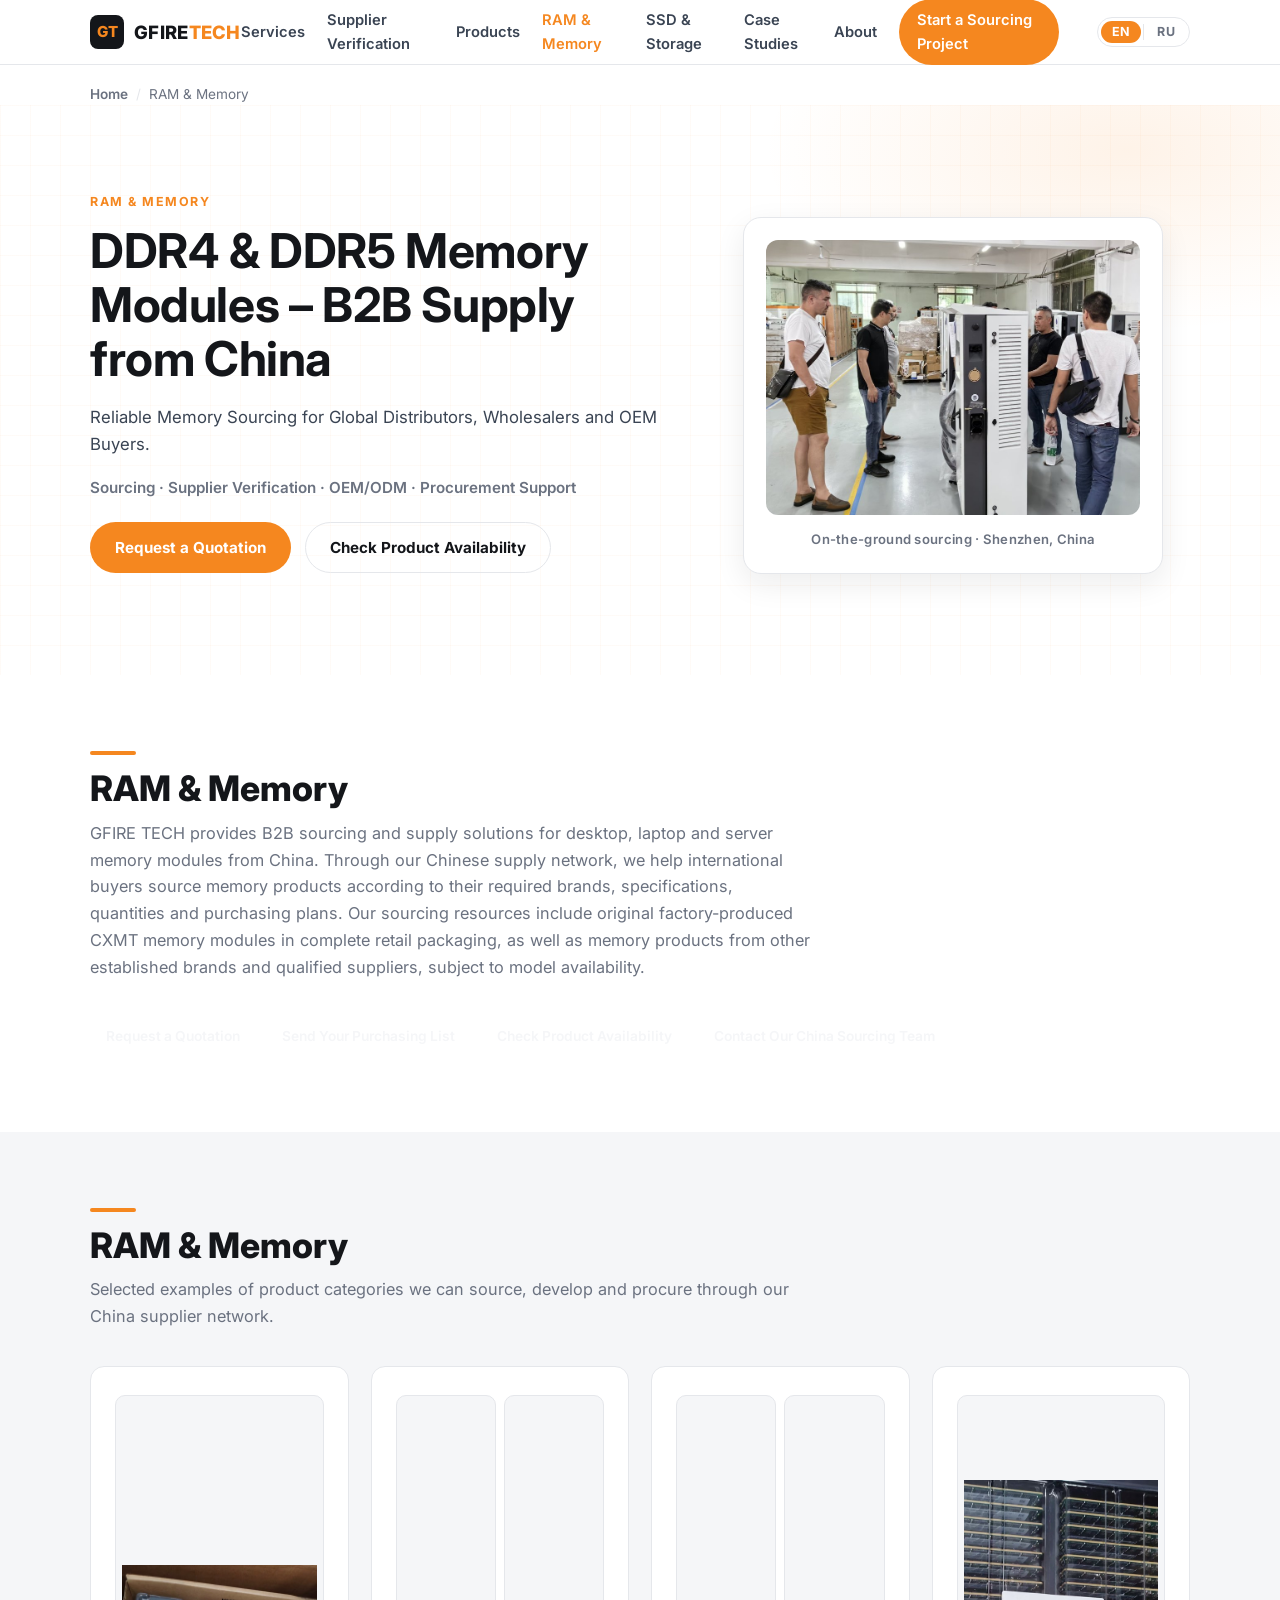
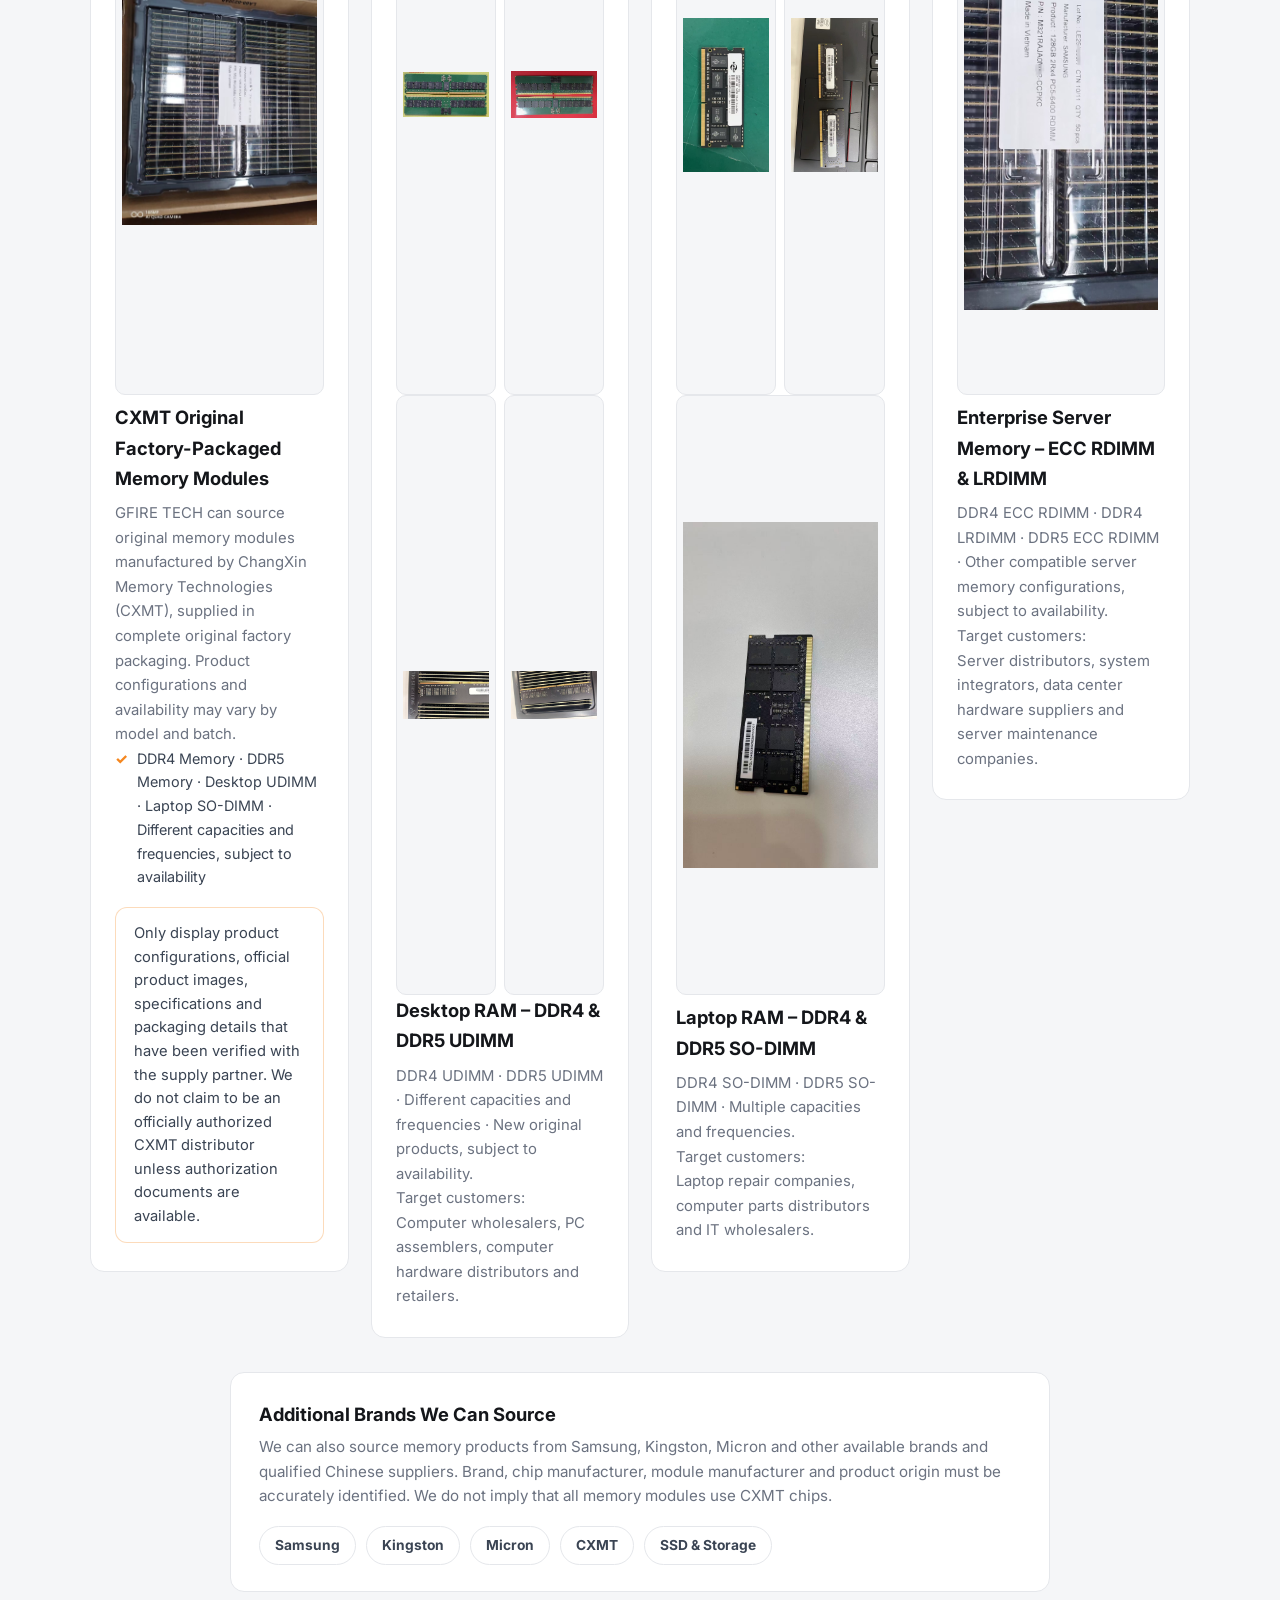
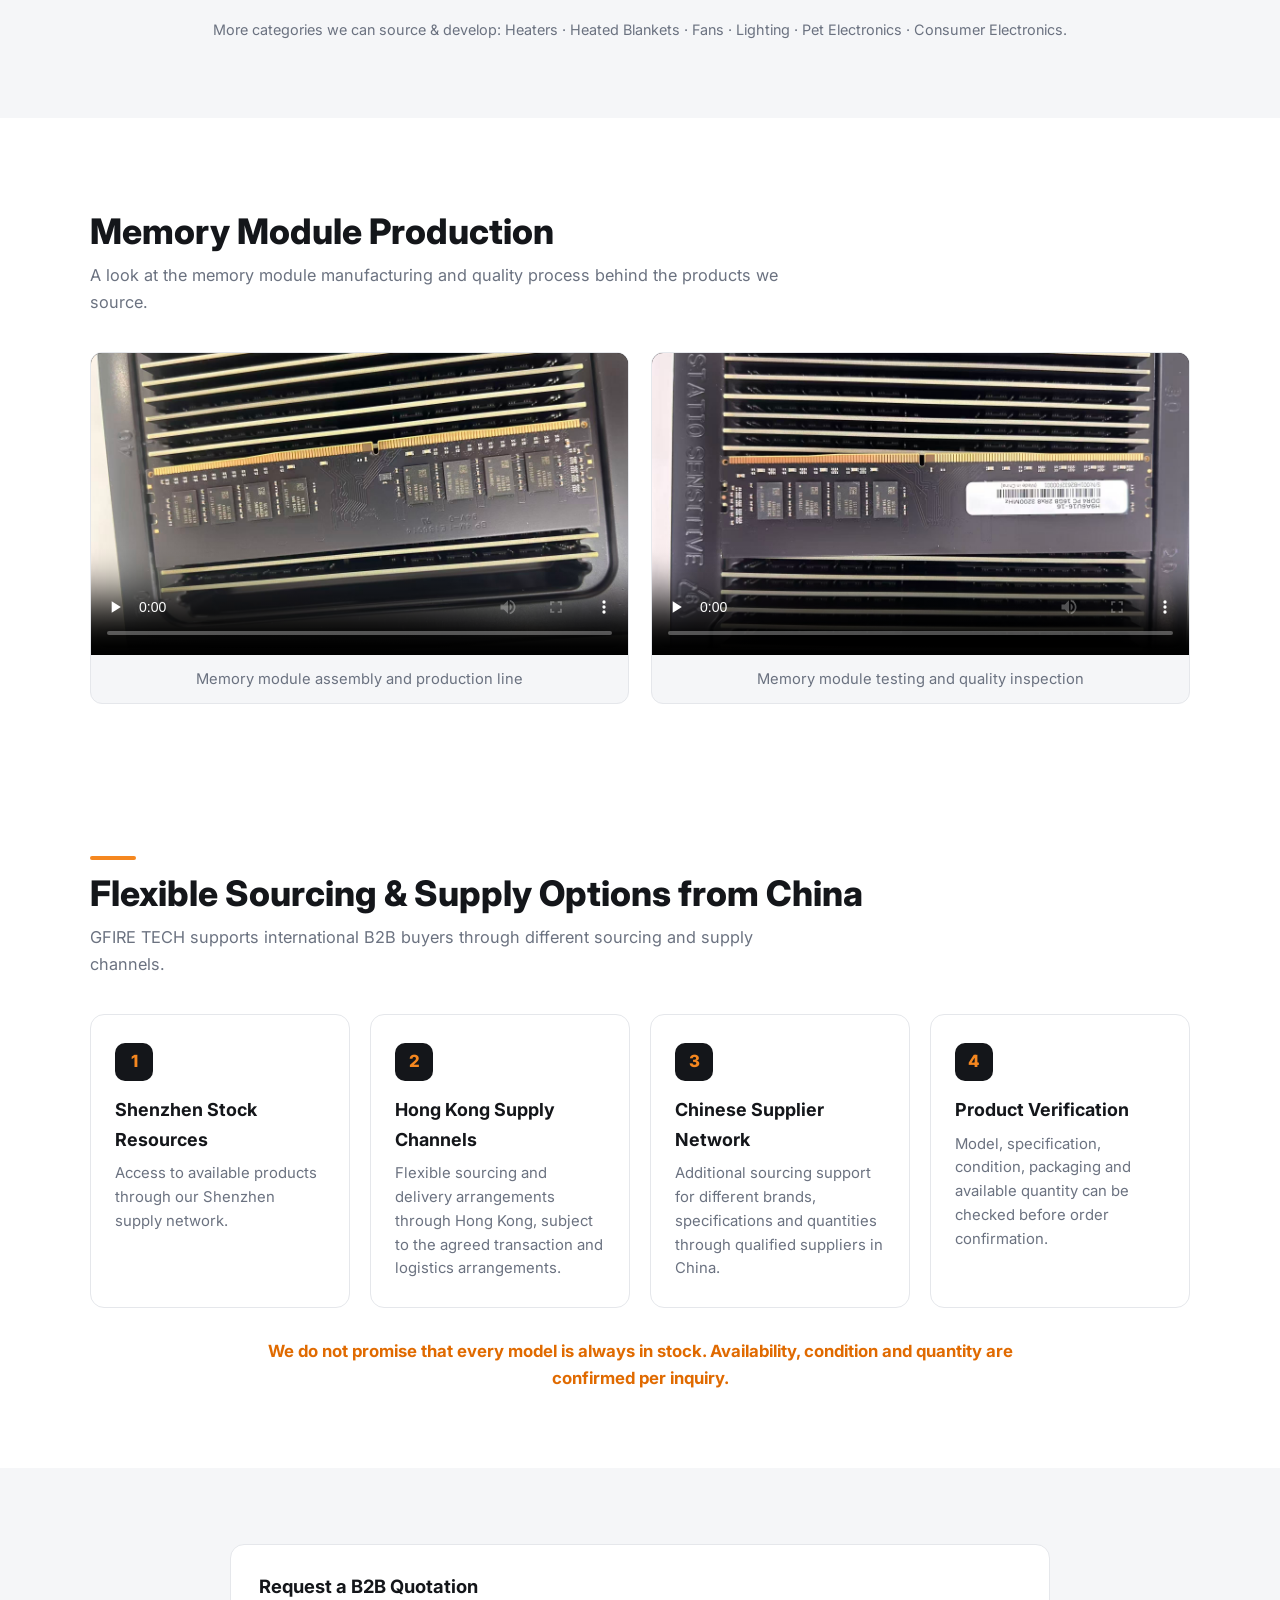
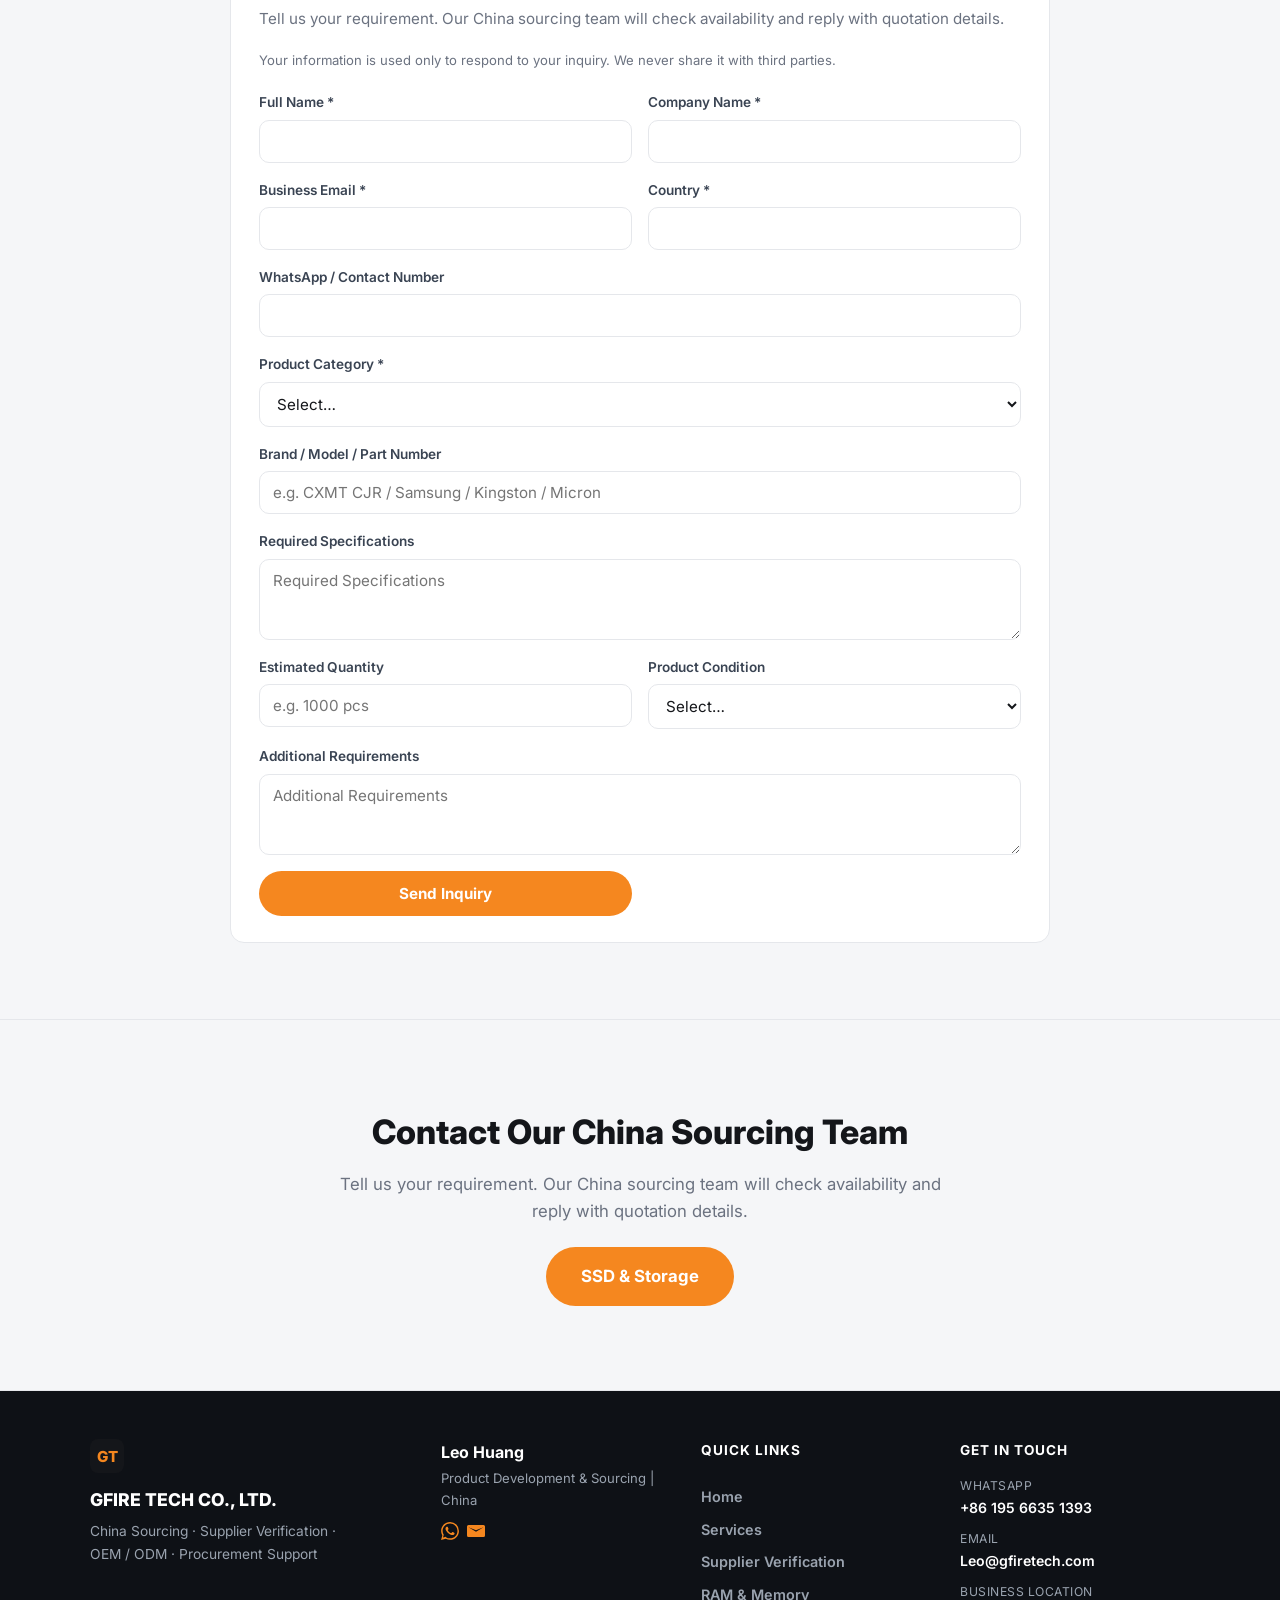
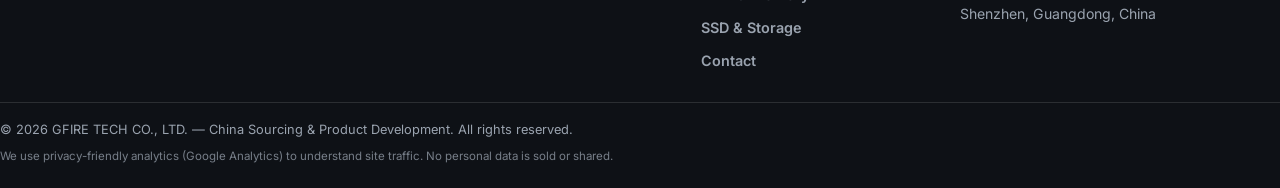
<file: ram-memory-modules/index.html>
<!DOCTYPE html>
<html lang="en">
<head>
  <meta charset="UTF-8" />
  <meta name="viewport" content="width=device-width, initial-scale=1.0" />
  <title data-i18n="ram_title">RAM & Memory Modules Supplier in China | GFIRE TECH</title>
  <meta name="description" data-i18n-ph="ram_desc" content="B2B sourcing and supply of CXMT original packaged memory modules, DDR4, DDR5, ECC server memory, desktop and laptop RAM from China. Contact GFIRE TECH for wholesale inquiries." />
  <meta name="keywords" content="RAM supplier China, DDR4 memory modules wholesale, DDR5 memory modules supplier, CXMT memory modules, CXMT DDR4 RAM, CXMT DDR5 RAM, Server ECC memory supplier, DDR4 ECC RDIMM wholesale, DDR5 ECC RDIMM, Desktop RAM wholesale, Laptop RAM supplier" />
  <meta name="author" content="GFIRE TECH" />
  <meta name="robots" content="index, follow" />
  <link rel="canonical" href="https://www.gfiretech.com/ram-memory-modules/" />

  <meta property="og:type" content="website" />
  <meta property="og:title" data-i18n-ph="ram_title" content="RAM & Memory Modules Supplier in China | GFIRE TECH" />
  <meta property="og:description" data-i18n-ph="ram_desc" content="B2B sourcing of CXMT original memory modules, DDR4, DDR5 and ECC server memory from China." />
  <meta property="og:url" content="https://www.gfiretech.com/ram-memory-modules/" />
  <meta property="og:image" content="https://www.gfiretech.com/assets/img/og-cover.jpg" />
  <meta name="twitter:card" content="summary_large_image" />

  <link rel="icon" href="data:image/svg+xml,%3Csvg xmlns='http://www.w3.org/2000/svg' viewBox='0 0 32 32'%3E%3Crect width='32' height='32' rx='6' fill='%2314161a'/%3E%3Ctext x='16' y='22' font-size='18' font-family='Arial' font-weight='bold' fill='%23f5871f' text-anchor='middle'%3EGT%3C/text%3E%3C/svg%3E" />

  <link rel="preconnect" href="https://fonts.googleapis.com" />
  <link rel="preconnect" href="https://fonts.gstatic.com" crossorigin />
  <link href="https://fonts.googleapis.com/css2?family=Inter:wght@400;500;600;700;800&family=Noto+Sans+SC:wght@400;500;700&display=swap" rel="stylesheet" />

  <link rel="stylesheet" href="/assets/css/styles.css" />
  <link rel="stylesheet" href="/assets/css/i18n.css" />

  <script type="application/ld+json">
  {
    "@context": "https://schema.org",
    "@type": "Organization",
    "name": "GFIRE TECH",
    "url": "https://www.gfiretech.com/",
    "logo": "https://www.gfiretech.com/assets/img/og-cover.jpg",
    "description": "China-based B2B sourcing and supply partner for computer & server hardware, including RAM and memory modules.",
    "address": { "@type": "PostalAddress", "addressLocality": "Shenzhen", "addressCountry": "CN" }
  }
  </script>

  <script async src="https://www.googletagmanager.com/gtag/js?id=G-1Q2X55GTQ4"></script>
  <script>
    window.dataLayer = window.dataLayer || [];
    function gtag(){dataLayer.push(arguments);}
    gtag('js', new Date());
    gtag('config', 'G-1Q2X55GTQ4');
  </script>
</head>
<body>
  <header class="site-header" id="top">
    <div class="container nav">
      <a href="/" class="brand" aria-label="GFIRE TECH home">
        <span class="brand-mark">GT</span>
        <span class="brand-name">GFIRE<span class="brand-tech">TECH</span></span>
      </a>
      <button class="nav-toggle" id="navToggle" aria-expanded="false" aria-controls="primaryNav" aria-label="Open menu">
        <span></span><span></span><span></span>
      </button>
      <nav class="primary-nav" id="primaryNav" aria-label="Primary">
        <a href="/services/" data-i18n="nav_services">Services</a>
        <a href="/supplier-verification/" data-i18n="nav_verify">Supplier Verification</a>
        <a href="/#products" data-i18n="nav_products">Products</a>
        <a href="/ram-memory-modules/" class="nav-active" aria-current="page" data-i18n="nav_ram">RAM & Memory</a>
        <a href="/ssd-server-storage/" data-i18n="nav_ssd">SSD & Storage</a>
        <a href="/#cases" data-i18n="nav_cases">Case Studies</a>
        <a href="/#about" data-i18n="nav_about">About</a>
        <a href="/#contact" class="nav-cta" data-i18n="nav_cta">Start a Sourcing Project</a>
        <div class="lang-switcher" role="group" aria-label="Language">
          <button type="button" class="lang-btn active" data-lang="en" aria-pressed="true" onclick="GT_I18N.setLang('en')">EN</button>
          <span class="lang-sep"></span>
          <button type="button" class="lang-btn" data-lang="ru" aria-pressed="false" onclick="GT_I18N.setLang('ru')">RU</button>
        </div>
      </nav>
    </div>
  </header>

  <main>
    <div class="container" style="padding-top:18px;">
      <nav aria-label="Breadcrumb" class="breadcrumb">
        <a href="/" data-i18n="bread_home">Home</a><span aria-hidden="true">/</span><span data-i18n="nav_ram">RAM & Memory</span>
      </nav>
    </div>

    <!-- HERO -->
    <section class="hero" aria-labelledby="ramHeroTitle">
      <div class="container hero-grid">
        <div class="hero-copy">
          <p class="eyebrow" data-i18n="nav_ram">RAM & Memory</p>
          <h1 id="ramHeroTitle" data-i18n="ram_h1">DDR4 & DDR5 Memory Modules – B2B Supply from China</h1>
          <p class="lead" data-i18n="ram_hero_sub">Reliable Memory Sourcing for Global Distributors, Wholesalers and OEM Buyers.</p>
          <p class="hero-tags" data-i18n="hero_tags">Sourcing · Supplier Verification · OEM/ODM · Procurement Support</p>
          <div class="hero-actions">
            <a href="#b2bForm" class="btn btn-primary" data-i18n="cta_requestquote">Request a Quotation</a>
            <a href="#b2bForm" class="btn btn-ghost" data-i18n="cta_checkavail">Check Product Availability</a>
          </div>
        </div>
        <div class="hero-art">
          <figure class="hero-art-card">
            <img src="/assets/img/factory-visit.jpg" alt="GFIRE TECH on-the-ground memory and computer hardware sourcing support in China" width="800" height="600" loading="eager">
            <figcaption class="hero-art-cap">On-the-ground sourcing · Shenzhen, China</figcaption>
          </figure>
        </div>
      </div>
    </section>

    <!-- INTRO -->
    <section class="section" id="intro" aria-labelledby="ramIntroTitle">
      <div class="container">
        <h2 id="ramIntroTitle" class="section-title" data-i18n="nav_ram">RAM & Memory</h2>
        <p class="section-sub" data-i18n="ram_intro">GFIRE TECH provides B2B sourcing and supply solutions for desktop, laptop and server memory modules from China. Through our Chinese supply network, we help international buyers source memory products according to their required brands, specifications, quantities and purchasing plans. Our sourcing resources include original factory-produced CXMT memory modules in complete retail packaging, as well as memory products from other established brands and qualified suppliers, subject to model availability.</p>
        <div class="tag-row-center">
          <span class="tag" data-i18n="cta_requestquote">Request a Quotation</span>
          <span class="tag" data-i18n="cta_sendlist">Send Your Purchasing List</span>
          <span class="tag" data-i18n="cta_checkavail">Check Product Availability</span>
          <span class="tag" data-i18n="cta_contactteam">Contact Our China Sourcing Team</span>
        </div>
      </div>
    </section>

    <!-- PRODUCT CATEGORIES -->
    <section class="section section-alt" id="categories" aria-labelledby="ramCatTitle">
      <div class="container">
        <h2 id="ramCatTitle" class="section-title" data-i18n="nav_ram">RAM & Memory</h2>
        <p class="section-sub" data-i18n="s_products">Selected examples of product categories we can source, develop and procure through our China supplier network.</p>

        <div class="service-grid">
          <article class="service-card">
            <img class="prod-photo" src="/assets/img/ram-cxmt-carton.jpg" alt="CXMT (ChangXin Memory) original DRAM components in factory packaging" loading="lazy" width="800" height="600">
            <h3 data-i18n="ram_cat1_t">CXMT Original Factory-Packaged Memory Modules</h3>
            <p data-i18n="ram_cat1_p">GFIRE TECH can source original memory modules manufactured by ChangXin Memory Technologies (CXMT), supplied in complete original factory packaging. Product configurations and availability may vary by model and batch.</p>
            <ul class="ticks">
              <li data-i18n="ram_cat1_list">DDR4 Memory · DDR5 Memory · Desktop UDIMM · Laptop SO-DIMM · Different capacities and frequencies, subject to availability</li>
            </ul>
            <div class="cat-note" data-i18n="ram_cat1_note">Only display product configurations, official product images, specifications and packaging details that have been verified with the supply partner. We do not claim to be an officially authorized CXMT distributor unless authorization documents are available.</div>
          </article>

          <article class="service-card">
            <div class="prod-photo-row">
              <img class="prod-photo" src="/assets/img/ram-ddr5-64g-5600.jpg" alt="Desktop DDR5 UDIMM 64GB 5600MHz memory module" loading="lazy" width="800" height="600">
              <img class="prod-photo" src="/assets/img/ram-ddr5-32g-5600.jpg" alt="Desktop DDR5 UDIMM 32GB 5600MHz memory module" loading="lazy" width="800" height="600">
            </div>
            <div class="prod-photo-row">
              <img class="prod-photo" src="/assets/img/ram-desktop-ddr4-3200.jpg" alt="Desktop DDR4 UDIMM 3200MHz memory module" loading="lazy" width="800" height="600">
              <img class="prod-photo" src="/assets/img/ram-desktop-ddr4-tray.jpg" alt="Tray of desktop DDR4 UDIMM memory modules" loading="lazy" width="800" height="600">
            </div>
            <h3 data-i18n="ram_cat2_t">Desktop RAM – DDR4 & DDR5 UDIMM</h3>
            <p data-i18n="ram_cat2_p">DDR4 UDIMM · DDR5 UDIMM · Different capacities and frequencies · New original products, subject to availability.</p>
            <p class="about-sub" data-i18n="ram_target_cust">Target customers:</p>
            <p data-i18n="ram_cat2_cust">Computer wholesalers, PC assemblers, computer hardware distributors and retailers.</p>
          </article>

          <article class="service-card">
            <div class="prod-photo-row">
              <img class="prod-photo" src="/assets/img/ram-laptop-sodimm-16gb-2666.jpg" alt="Laptop DDR4 SO-DIMM 16GB 2666MHz memory module" loading="lazy" width="800" height="600">
              <img class="prod-photo" src="/assets/img/ram-laptop-sodimm-8gb-x2.jpg" alt="Two laptop DDR4 SO-DIMM 8GB 2666MHz memory modules" loading="lazy" width="800" height="600">
            </div>
            <img class="prod-photo" src="/assets/img/ram-laptop-sodimm-8ch.jpg" alt="Laptop SO-DIMM memory module" loading="lazy" width="800" height="600">
            <h3 data-i18n="ram_cat3_t">Laptop RAM – DDR4 & DDR5 SO-DIMM</h3>
            <p data-i18n="ram_cat3_p">DDR4 SO-DIMM · DDR5 SO-DIMM · Multiple capacities and frequencies.</p>
            <p class="about-sub" data-i18n="ram_target_cust">Target customers:</p>
            <p data-i18n="ram_cat3_cust">Laptop repair companies, computer parts distributors and IT wholesalers.</p>
          </article>

          <article class="service-card">
            <img class="prod-photo portrait" src="/assets/img/ram-samsung-ddr5-rdimm.jpg" alt="Samsung 128GB server ECC RDIMM memory modules" loading="lazy" width="800" height="600">
            <h3 data-i18n="ram_cat4_t">Enterprise Server Memory – ECC RDIMM & LRDIMM</h3>
            <p data-i18n="ram_cat4_p">DDR4 ECC RDIMM · DDR4 LRDIMM · DDR5 ECC RDIMM · Other compatible server memory configurations, subject to availability.</p>
            <p class="about-sub" data-i18n="ram_target_cust">Target customers:</p>
            <p data-i18n="ram_cat4_cust">Server distributors, system integrators, data center hardware suppliers and server maintenance companies.</p>
          </article>
        </div>

        <div class="verify-report" style="margin-top:34px;">
          <h3 class="verify-report-title" data-i18n="ram_brands_t">Additional Brands We Can Source</h3>
          <p class="verify-report-sub" data-i18n="ram_brands_p">We can also source memory products from Samsung, Kingston, Micron and other available brands and qualified Chinese suppliers. Brand, chip manufacturer, module manufacturer and product origin must be accurately identified. We do not imply that all memory modules use CXMT chips.</p>
          <div class="brand-chips">
            <span class="tag">Samsung</span>
            <span class="tag">Kingston</span>
            <span class="tag">Micron</span>
            <span class="tag">CXMT</span>
            <span class="tag" data-i18n="nav_ssd">SSD & Storage</span>
          </div>
        </div>

        <p class="more-cats" data-i18n="more_cats">More categories we can source & develop: Heaters · Heated Blankets · Fans · Lighting · Pet Electronics · Consumer Electronics.</p>
      </div>
    </section>

    <!-- Factory Production -->
    <section class="section" id="factory" aria-labelledby="ramFactoryTitle">
      <div class="container">
        <h2 id="ramFactoryTitle" class="section-title" data-i18n="factory_t">Memory Module Production</h2>
        <p class="section-sub" data-i18n="factory_s">A look at the memory module manufacturing and quality process behind the products we source.</p>
        <div class="video-grid">
          <figure class="video-fig">
            <video class="factory-video" controls preload="none" playsinline poster="/assets/img/ram-desktop-ddr4-tray.jpg" aria-label="Memory module production video 1">
              <source src="/assets/videos/factory-memory-01.mp4" type="video/mp4" />
            </video>
            <figcaption data-i18n="factory_cap1">Memory module assembly and production line</figcaption>
          </figure>
          <figure class="video-fig">
            <video class="factory-video" controls preload="none" playsinline poster="/assets/img/ram-desktop-ddr4-16gb-3200.jpg" aria-label="Memory module production video 2">
              <source src="/assets/videos/factory-memory-02.mp4" type="video/mp4" />
            </video>
            <figcaption data-i18n="factory_cap2">Memory module testing and quality inspection</figcaption>
          </figure>
        </div>
      </div>
    </section>

    <!-- China Supply Advantage -->
    <section class="section" id="supply" aria-labelledby="ramSupplyTitle">
      <div class="container">
        <h2 id="ramSupplyTitle" class="section-title" data-i18n="supply_adv_t">Flexible Sourcing & Supply Options from China</h2>
        <p class="section-sub" data-i18n="supply_adv_s">GFIRE TECH supports international B2B buyers through different sourcing and supply channels.</p>
        <div class="advantage-grid">
          <div class="advantage-card">
            <span class="advantage-no">1</span>
            <h3 data-i18n="adv1_t">Shenzhen Stock Resources</h3>
            <p data-i18n="adv1_p">Access to available products through our Shenzhen supply network.</p>
          </div>
          <div class="advantage-card">
            <span class="advantage-no">2</span>
            <h3 data-i18n="adv2_t">Hong Kong Supply Channels</h3>
            <p data-i18n="adv2_p">Flexible sourcing and delivery arrangements through Hong Kong, subject to the agreed transaction and logistics arrangements.</p>
          </div>
          <div class="advantage-card">
            <span class="advantage-no">3</span>
            <h3 data-i18n="adv3_t">Chinese Supplier Network</h3>
            <p data-i18n="adv3_p">Additional sourcing support for different brands, specifications and quantities through qualified suppliers in China.</p>
          </div>
          <div class="advantage-card">
            <span class="advantage-no">4</span>
            <h3 data-i18n="adv4_t">Product Verification</h3>
            <p data-i18n="adv4_p">Model, specification, condition, packaging and available quantity can be checked before order confirmation.</p>
          </div>
        </div>
        <p class="verify-note" data-i18n="supply_note">We do not promise that every model is always in stock. Availability, condition and quantity are confirmed per inquiry.</p>
      </div>
    </section>

    <!-- B2B QUOTATION FORM -->
    <section class="section section-alt" id="b2bForm" aria-labelledby="ramB2bTitle">
      <div class="container">
        <div class="verify-report" style="margin:0 auto;">
          <h3 class="verify-report-title" data-i18n="b2b_form_t">Request a B2B Quotation</h3>
          <p class="verify-report-sub" data-i18n="b2b_form_intro">Tell us your requirement. Our China sourcing team will check availability and reply with quotation details.</p>

          <form class="quote-form" id="b2bFormEl" action="https://formspree.io/f/xyegodab" method="POST" novalidate>
            <p class="form-privacy" data-i18n="b2b_privacy">Your information is used only to respond to your inquiry. We never share it with third parties.</p>
            <input type="hidden" name="_subject" value="New B2B RFQ (RAM & Memory) - gfiretech.com" />
            <input type="text" name="_gotcha" class="hidden-field" tabindex="-1" autocomplete="off" aria-hidden="true" />

            <div class="field">
              <label for="b2b_name" data-i18n="b2b_name">Full Name *</label>
              <input type="text" id="b2b_name" name="name" autocomplete="name" required />
            </div>
            <div class="field">
              <label for="b2b_company" data-i18n="b2b_company">Company Name *</label>
              <input type="text" id="b2b_company" name="company" autocomplete="organization" required />
            </div>
            <div class="field">
              <label for="b2b_email" data-i18n="b2b_email">Business Email *</label>
              <input type="email" id="b2b_email" name="email" autocomplete="email" required />
            </div>
            <div class="field">
              <label for="b2b_country" data-i18n="b2b_country">Country *</label>
              <input type="text" id="b2b_country" name="country" autocomplete="country-name" required />
            </div>
            <div class="field field-full">
              <label for="b2b_whatsapp" data-i18n="b2b_whatsapp">WhatsApp / Contact Number</label>
              <input type="text" id="b2b_whatsapp" name="whatsapp" />
            </div>
            <div class="field field-full">
              <label for="b2b_category" data-i18n="b2b_category">Product Category *</label>
              <select id="b2b_category" name="product_category" required>
                <option value="" data-i18n="form_odm_select">Select…</option>
                <option value="CXMT Memory Modules" data-i18n="b2b_cat_cxmt">CXMT Memory Modules</option>
                <option value="DDR4 RAM" data-i18n="b2b_cat_ddr4">DDR4 RAM</option>
                <option value="DDR5 RAM" data-i18n="b2b_cat_ddr5">DDR5 RAM</option>
                <option value="Server ECC Memory" data-i18n="b2b_cat_ecc">Server ECC Memory</option>
                <option value="Enterprise SSD" data-i18n="b2b_cat_ssd">Enterprise SSD</option>
                <option value="Server HDD" data-i18n="b2b_cat_hdd">Server HDD</option>
                <option value="Other Computer Components" data-i18n="b2b_cat_other">Other Computer Components</option>
              </select>
            </div>
            <div class="field field-full">
              <label for="b2b_brand" data-i18n="b2b_brand">Brand / Model / Part Number</label>
              <input type="text" id="b2b_brand" name="brand_model" placeholder="e.g. CXMT CJR / Samsung / Kingston / Micron" />
            </div>
            <div class="field field-full">
              <label for="b2b_spec" data-i18n="b2b_spec">Required Specifications</label>
              <textarea id="b2b_spec" name="specifications" rows="3" data-i18n-ph="b2b_spec" placeholder="DDR5 16GB 4800MHz UDIMM, ECC RDIMM, capacity, frequency, quantity plan…"></textarea>
            </div>
            <div class="field">
              <label for="b2b_qty" data-i18n="b2b_qty">Estimated Quantity</label>
              <input type="text" id="b2b_qty" name="quantity" placeholder="e.g. 1000 pcs" />
            </div>
            <div class="field">
              <label for="b2b_condition" data-i18n="b2b_condition">Product Condition</label>
              <select id="b2b_condition" name="condition">
                <option value="" data-i18n="form_odm_select">Select…</option>
                <option value="New Original" data-i18n="b2b_cond_new">New Original</option>
                <option value="Used / Pulled" data-i18n="b2b_cond_used">Used / Pulled</option>
                <option value="Other" data-i18n="b2b_cond_other">Other / Please Advise</option>
              </select>
            </div>
            <div class="field field-full">
              <label for="b2b_extra" data-i18n="b2b_extra">Additional Requirements</label>
              <textarea id="b2b_extra" name="message" rows="3" data-i18n-ph="b2b_extra" placeholder="Packaging, certification, delivery, target price…"></textarea>
            </div>
            <p class="form-status" id="b2bStatus" role="status" aria-live="polite" hidden></p>
            <button type="submit" class="btn btn-primary btn-block" data-i18n="b2b_submit">Send Inquiry</button>
          </form>
        </div>
      </div>
    </section>

    <!-- MID CTA -->
    <section class="section section-mid-cta" aria-labelledby="ramMidTitle">
      <div class="container mid-cta-inner">
        <h2 id="ramMidTitle" data-i18n="cta_contactteam">Contact Our China Sourcing Team</h2>
        <p data-i18n="b2b_form_intro">Tell us your requirement. Our China sourcing team will check availability and reply with quotation details.</p>
        <a href="/ssd-server-storage/" class="btn btn-primary btn-lg" data-i18n="nav_ssd">SSD & Storage</a>
      </div>
    </section>
  </main>

  <footer class="site-footer">
    <div class="container footer-grid">
      <div>
        <span class="brand-mark">GT</span>
        <p class="footer-brand">GFIRE TECH CO., LTD.</p>
        <p class="footer-note" data-i18n="footer_note">China Sourcing · Supplier Verification · OEM / ODM · Procurement Support</p>
      </div>
      <div class="footer-person">
        <p class="footer-person-name" data-i18n="contact_leo_name">Leo Huang</p>
        <p class="footer-person-role" data-i18n="contact_leo_role">Product Development & Sourcing | China</p>
        <div class="footer-social">
          <a class="social-icon whatsapp" href="https://wa.me/8619566351393" target="_blank" rel="noopener" aria-label="Chat on WhatsApp"><svg width="18" height="18" viewBox="0 0 24 24" aria-hidden="true"><path fill="currentColor" d="M.057 24l1.687-6.163a11.867 11.867 0 0 1-1.587-5.946C.16 5.335 5.495 0 12.05 0a11.817 11.817 0 0 1 8.413 3.488 11.824 11.824 0 0 1 3.48 8.414c-.003 6.557-5.338 11.892-11.893 11.892a11.9 11.9 0 0 1-5.688-1.448L.057 24zm6.597-3.807c1.676.995 3.276 1.591 5.392 1.592 5.448 0 9.886-4.434 9.889-9.885.002-5.462-4.415-9.89-9.881-9.892-5.452 0-9.887 4.434-9.889 9.884a9.86 9.86 0 0 0 1.51 5.264l-.999 3.648 3.978-1.043zm11.387-5.464c-.074-.124-.272-.198-.57-.347-.297-.149-1.758-.868-2.031-.967-.272-.099-.47-.149-.669.149-.198.297-.768.967-.941 1.165-.173.198-.347.223-.644.074-.297-.149-1.255-.489-2.39-1.56-.883-.834-1.48-1.865-1.654-2.163-.173-.297-.018-.458.13-.606.134-.133.297-.347.446-.521.151-.172.2-.296.3-.495.099-.198.05-.372-.025-.521-.075-.148-.669-1.611-.916-2.206-.242-.579-.487-.501-.669-.51l-.57-.01c-.198 0-.52.074-.792.372-.272.297-1.04 1.016-1.04 2.479 0 1.462 1.065 2.875 1.213 3.074.149.198 2.095 3.2 5.076 4.487.709.306 1.262.489 1.694.626.712.226 1.36.194 1.872.118.571-.085 1.758-.719 2.006-1.413.248-.694.248-1.289.173-1.413z"/></svg></a>
          <a class="social-icon email" href="mailto:Leo@gfiretech.com" aria-label="Email Leo"><svg width="18" height="18" viewBox="0 0 24 24" aria-hidden="true"><path fill="currentColor" d="M2 4h20a2 2 0 0 1 2 2v12a2 2 0 0 1-2 2H2a2 2 0 0 1-2-2V6a2 2 0 0 1 2-2zm10 7L2 7v.01L12 13l10-5.99V7l-10 4z"/></svg></a>
        </div>
      </div>
      <nav class="footer-nav" aria-label="Footer">
        <h4 class="footer-col-title" data-i18n="footer_quicklinks">Quick Links</h4>
        <a href="/" data-i18n="nav_home">Home</a>
        <a href="/services/" data-i18n="nav_services">Services</a>
        <a href="/supplier-verification/" data-i18n="nav_verify">Supplier Verification</a>
        <a href="/ram-memory-modules/" data-i18n="nav_ram">RAM & Memory</a>
        <a href="/ssd-server-storage/" data-i18n="nav_ssd">SSD & Storage</a>
        <a href="/#contact" data-i18n="nav_contact">Contact</a>
      </nav>
      <div class="footer-contact">
        <h4 class="footer-col-title" data-i18n="footer_getintouch">Get in Touch</h4>
        <ul class="footer-contact-list">
          <li><span data-i18n="footer_whatsapp">WhatsApp</span><a href="tel:+8619566351393">+86 195 6635 1393</a></li>
          <li><span data-i18n="footer_email">Email</span><a href="mailto:Leo@gfiretech.com">Leo@gfiretech.com</a></li>
          <li><span data-i18n="footer_location">Business Location</span>Shenzhen, Guangdong, China</li>
        </ul>
      </div>
    </div>
    <div class="footer-bottom">
      <p data-i18n="footer_rights">© 2026 GFIRE TECH CO., LTD. — China Sourcing & Product Development. All rights reserved.</p>
      <p class="footer-privacy" data-i18n="footer_privacy">We use privacy-friendly analytics (Google Analytics) to understand site traffic. No personal data is sold or shared.</p>
    </div>
  </footer>

  <script src="/assets/js/main.js"></script>
  <script src="/assets/js/i18n.js"></script>
  <script>
  (function () {
    var form = document.getElementById('b2bFormEl');
    if (!form) return;
    var status = document.getElementById('b2bStatus');
    var ENDPOINT = "https://formspree.io/f/xyegodab";
    function t(k) {
      var lang = (window.GT_I18N && window.GT_I18N.getLang) ? window.GT_I18N.getLang() : 'en';
      var D = (window.GT_I18N && window.GT_I18N.dict) ? window.GT_I18N.dict : null;
      if (D && D[lang] && D[lang][k]) return D[lang][k];
      if (D && D.en && D.en[k]) return D.en[k];
      return '';
    }
    form.addEventListener('submit', function (e) {
      e.preventDefault();
      var gotcha = form.querySelector('[name="_gotcha"]');
      if (gotcha && gotcha.value) return;
      var name = form.querySelector('#b2b_name');
      var company = form.querySelector('#b2b_company');
      var email = form.querySelector('#b2b_email');
      var country = form.querySelector('#b2b_country');
      var cat = form.querySelector('#b2b_category');
      if (!name.value.trim() || !company.value.trim() || !email.value.trim() || !country.value.trim() || !cat.value) {
        status.textContent = t('b2b_err_required'); status.className = 'form-status err'; status.hidden = false; return;
      }
      if (!/^[^\s@]+@[^\s@]+\.[^\s@]+$/.test(email.value.trim())) {
        status.textContent = t('b2b_err_email'); status.className = 'form-status err'; status.hidden = false; return;
      }
      status.textContent = t('b2b_sending'); status.className = 'form-status'; status.hidden = false;
      fetch(ENDPOINT, { method: 'POST', body: new FormData(form), headers: { Accept: 'application/json' } })
        .then(function (r) {
          if (r.ok) { status.textContent = t('b2b_success'); status.className = 'form-status ok'; status.hidden = false; form.reset(); }
          else { throw new Error('submit failed'); }
        })
        .catch(function () { status.textContent = t('form_status_neterr'); status.className = 'form-status err'; status.hidden = false; });
    });
  })();
  </script>
</body>
</html>
</file>
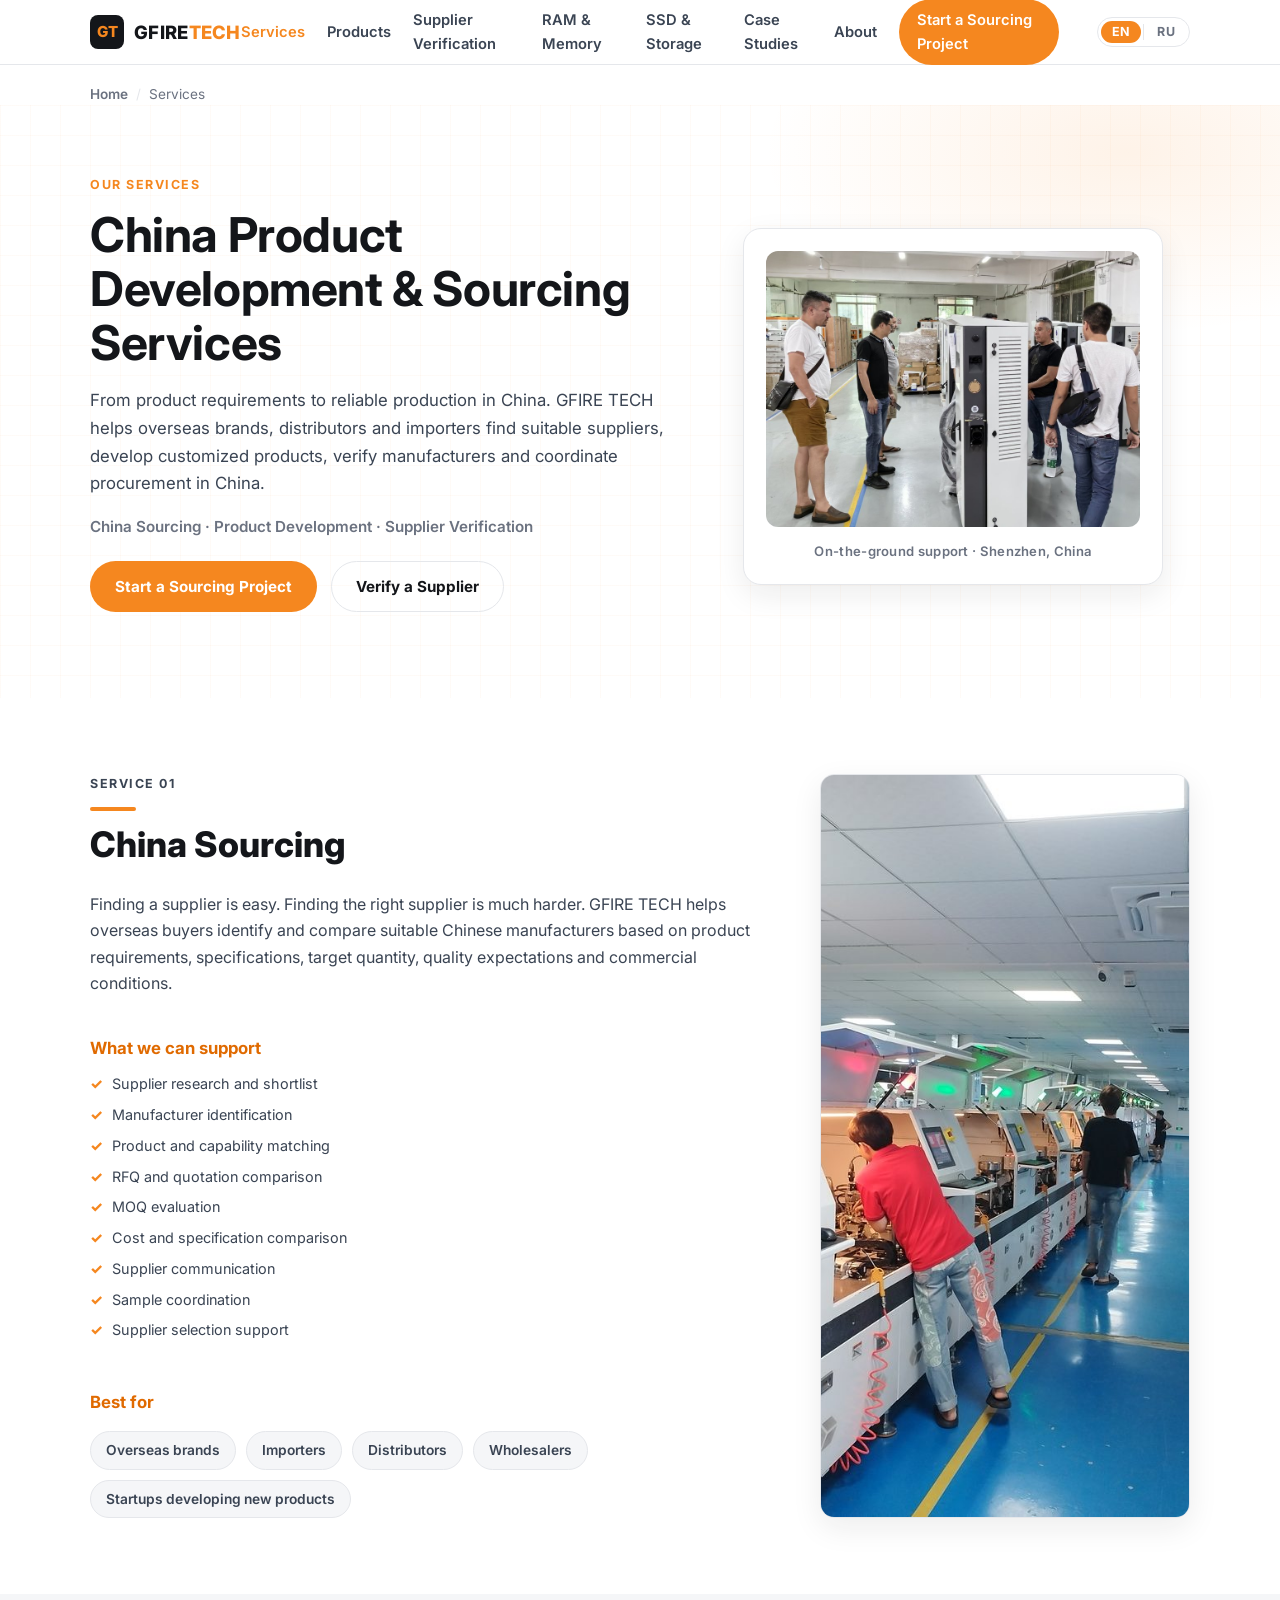
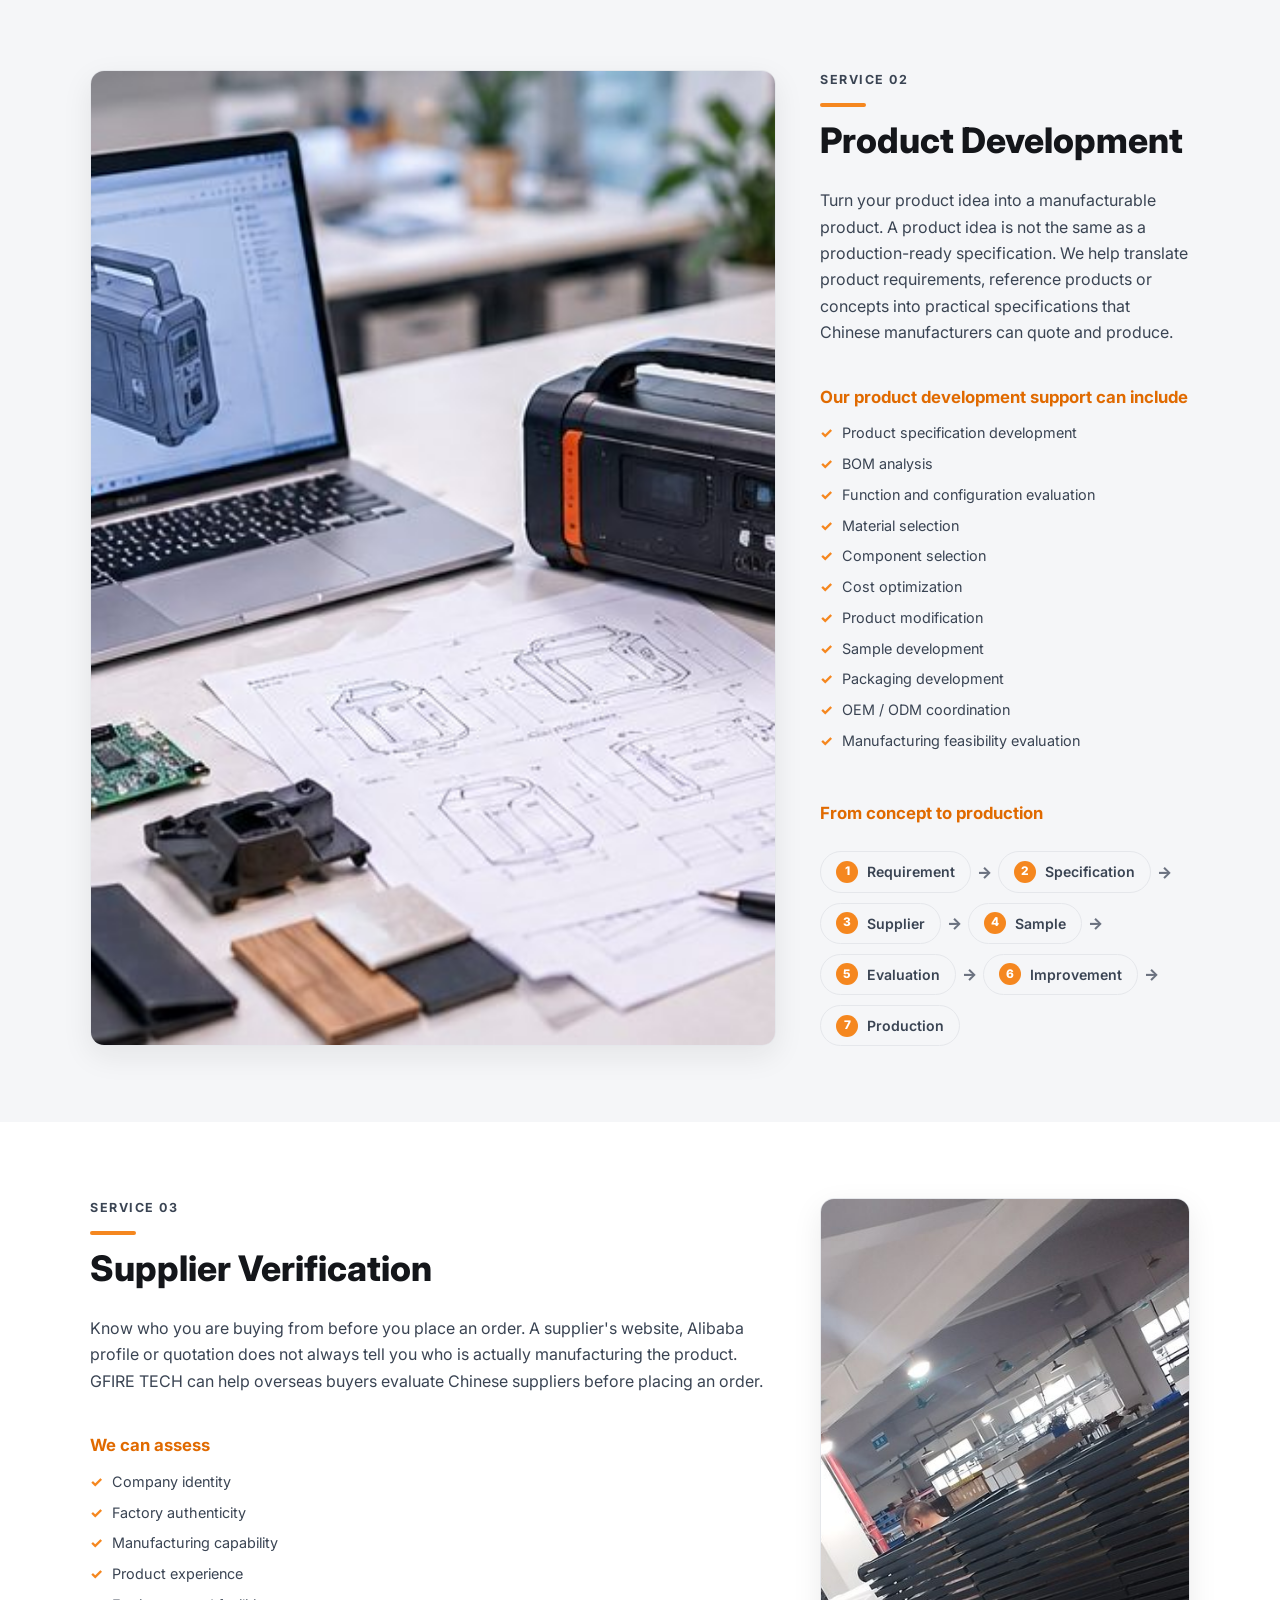
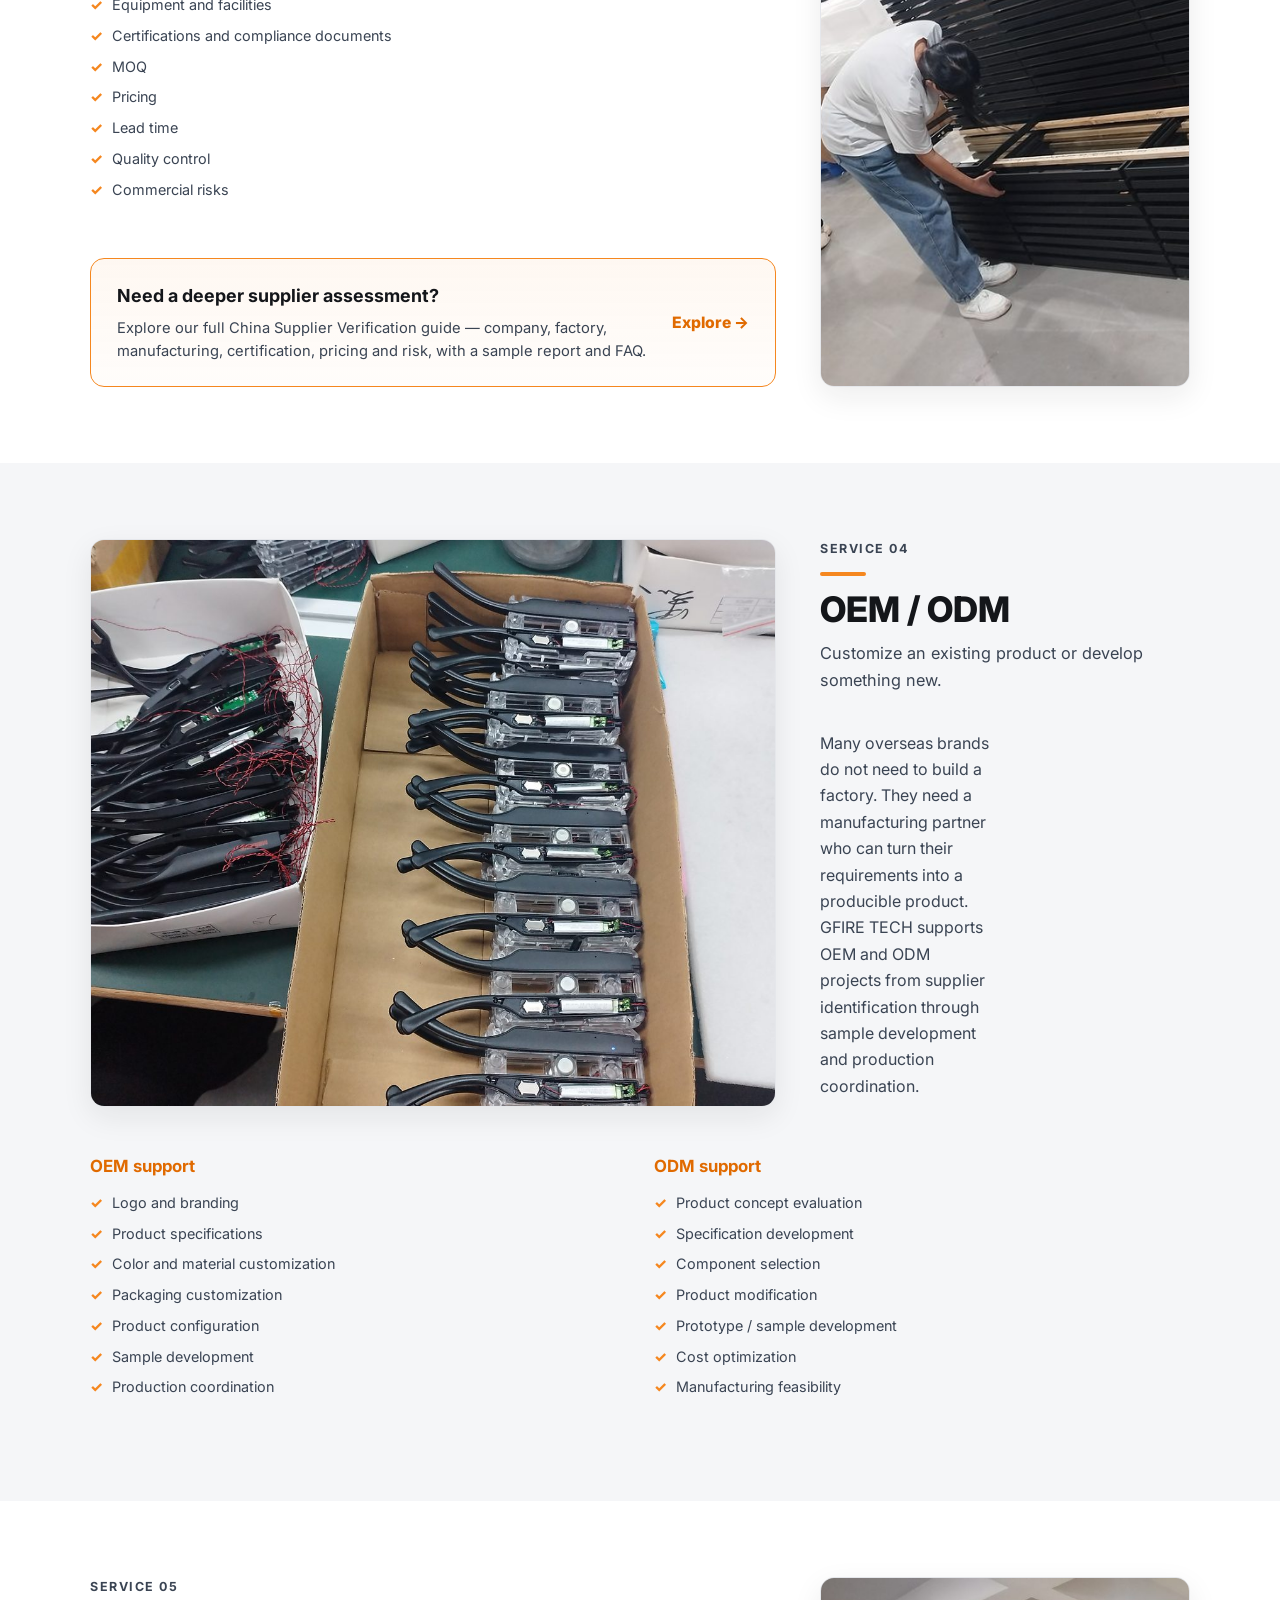
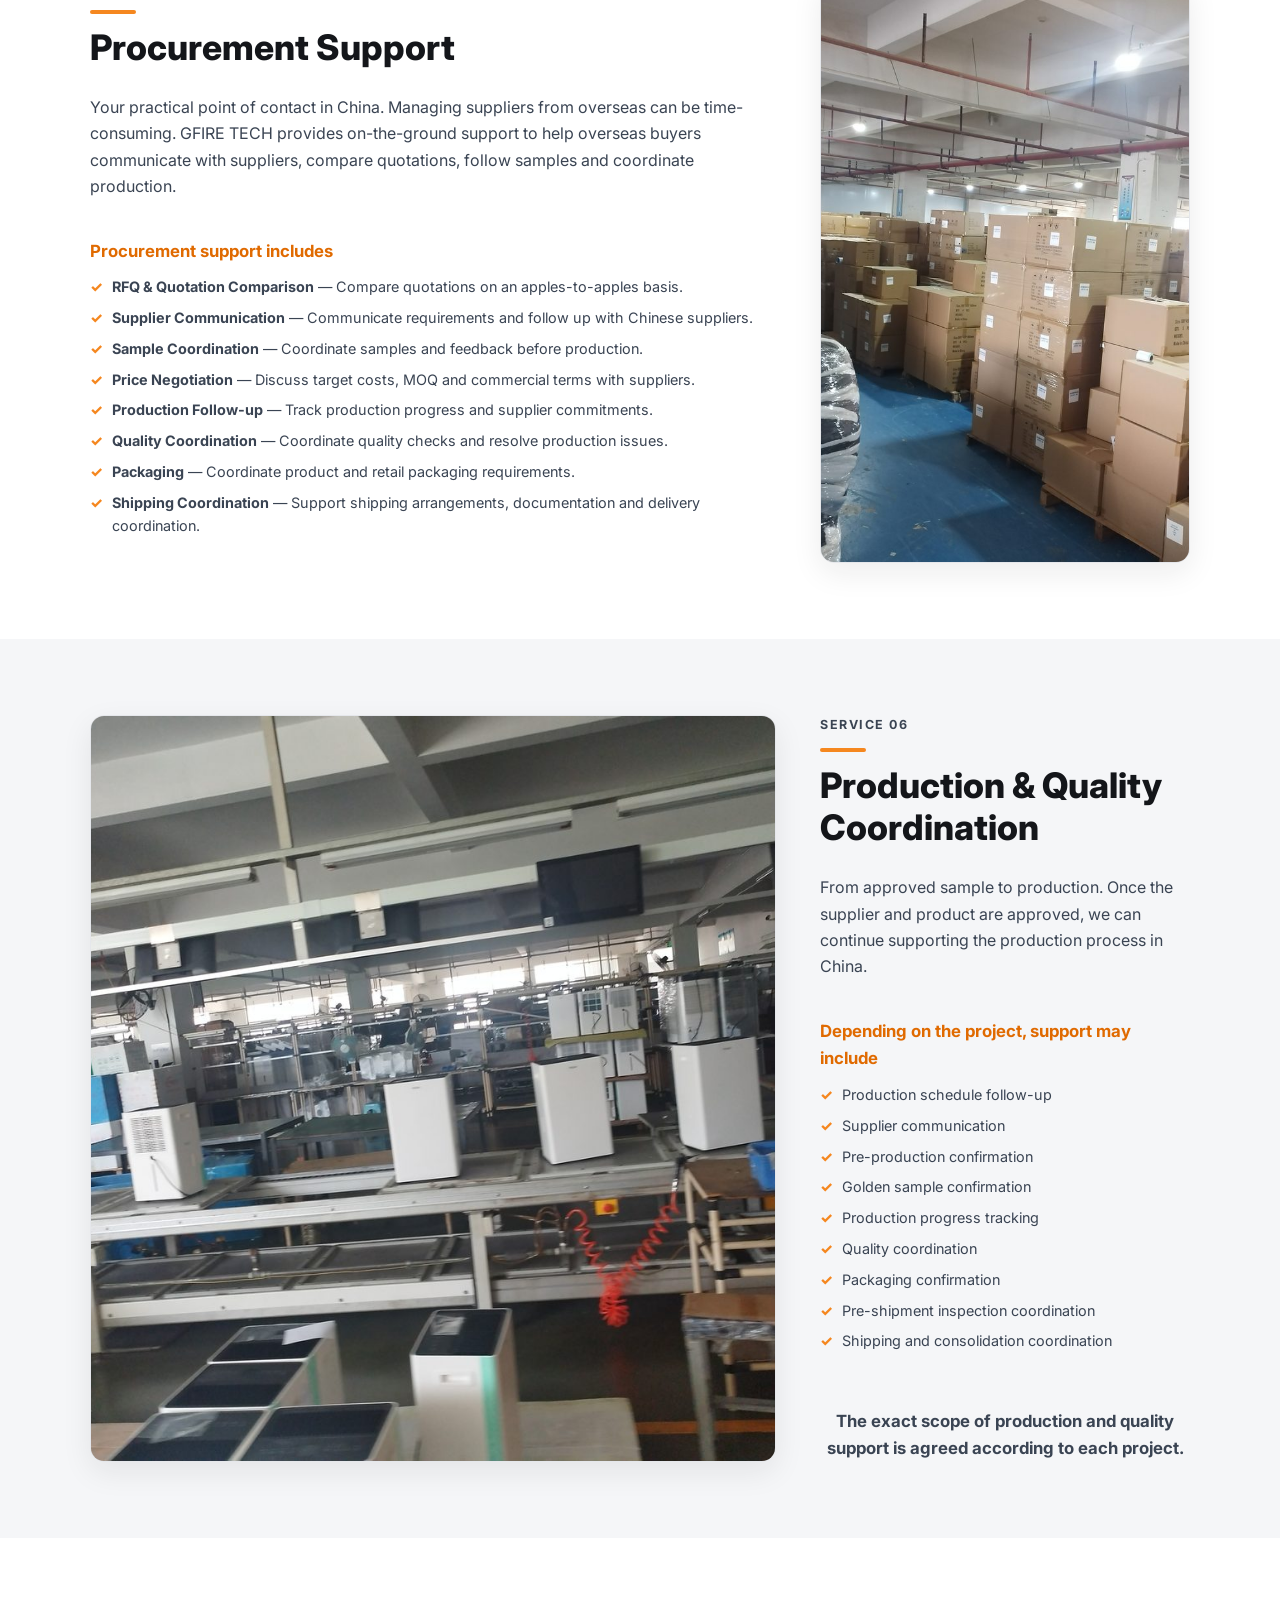
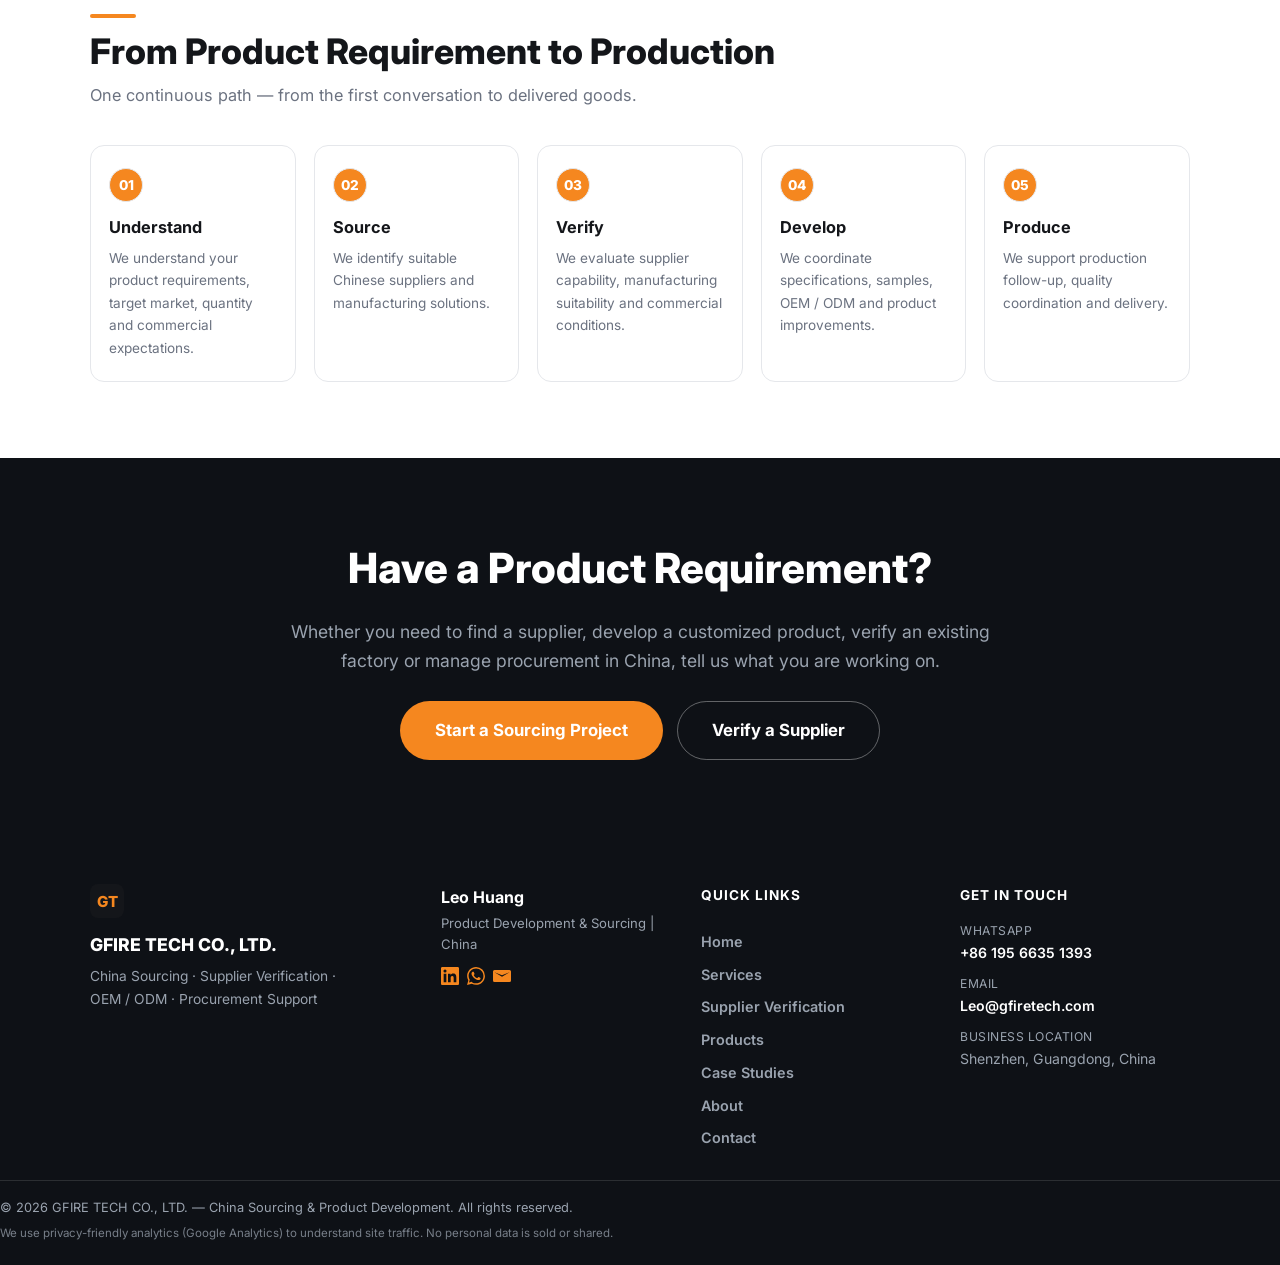
<file: services/index.html>
<!DOCTYPE html>
<html lang="en">
<head>
  <meta charset="UTF-8" />
  <meta name="viewport" content="width=device-width, initial-scale=1.0" />
  <title>China Product Development &amp; Sourcing Services | GFIRE TECH</title>
  <meta name="description" content="GFIRE TECH helps overseas brands, distributors and importers source, develop and manufacture products in China, with supplier verification, OEM/ODM and on-the-ground procurement support." />
  <meta name="keywords" content="China Sourcing, Product Development China, Supplier Verification, OEM ODM China, Procurement Support, Production Quality Coordination, China Manufacturing" />
  <meta name="author" content="GFIRE TECH" />
  <meta name="robots" content="index, follow" />
  <link rel="canonical" href="https://www.gfiretech.com/services/" />

  <!-- Open Graph -->
  <meta property="og:type" content="website" />
  <meta property="og:title" content="China Product Development &amp; Sourcing Services | GFIRE TECH" />
  <meta property="og:description" content="Source, develop and manufacture products in China — supplier verification, OEM/ODM and on-the-ground procurement support for overseas buyers." />
  <meta property="og:url" content="https://www.gfiretech.com/services/" />
  <meta property="og:image" content="https://www.gfiretech.com/assets/img/og-cover.jpg" />
  <meta name="twitter:card" content="summary_large_image" />

  <link rel="icon" href="data:image/svg+xml,%3Csvg xmlns='http://www.w3.org/2000/svg' viewBox='0 0 32 32'%3E%3Crect width='32' height='32' rx='6' fill='%2314161a'/%3E%3Ctext x='16' y='22' font-size='18' font-family='Arial' font-weight='bold' fill='%23f5871f' text-anchor='middle'%3EGT%3C/text%3E%3C/svg%3E" />

  <link rel="preconnect" href="https://fonts.googleapis.com" />
  <link rel="preconnect" href="https://fonts.gstatic.com" crossorigin />
  <link href="https://fonts.googleapis.com/css2?family=Inter:wght@400;500;600;700;800&family=Noto+Sans+SC:wght@400;500;700&display=swap" rel="stylesheet" />

  <link rel="stylesheet" href="/assets/css/styles.css" />
  <link rel="stylesheet" href="/assets/css/i18n.css" />

  <!-- 结构化数据：标注本页为一项服务（覆盖 6 项子服务） -->
  <script type="application/ld+json">
  {
    "@context": "https://schema.org",
    "@type": "Service",
    "name": "China Product Development & Sourcing Services",
    "serviceType": "China Sourcing / Product Development / Supplier Verification / OEM ODM / Procurement Support / Production & Quality Coordination",
    "provider": {
      "@type": "Organization",
      "name": "GFIRE TECH",
      "url": "https://www.gfiretech.com/"
    },
    "areaServed": "CN",
    "url": "https://www.gfiretech.com/services/"
  }
  </script>

  <!-- Google Analytics (GA4) -->
  <script async src="https://www.googletagmanager.com/gtag/js?id=G-1Q2X55GTQ4"></script>
  <script>
    window.dataLayer = window.dataLayer || [];
    function gtag(){dataLayer.push(arguments);}
    gtag('js', new Date());
    gtag('config', 'G-1Q2X55GTQ4');
  </script>
</head>
<body>
  <!-- ============ 顶部导航 ============ -->
  <header class="site-header" id="top">
    <div class="container nav">
      <a href="/" class="brand" aria-label="GFIRE TECH home">
        <span class="brand-mark">GT</span>
        <span class="brand-name">GFIRE<span class="brand-tech">TECH</span></span>
      </a>

      <button class="nav-toggle" id="navToggle" aria-expanded="false" aria-controls="primaryNav" aria-label="Open menu">
        <span></span><span></span><span></span>
      </button>

      <nav class="primary-nav" id="primaryNav" aria-label="Primary">
        <a href="/services/" class="nav-active" aria-current="page" data-i18n="nav_services">Services</a>
        <a href="/#products" data-i18n="nav_products">Products</a>
        <a href="/supplier-verification/" data-i18n="nav_verify">Supplier Verification</a>
        <a href="/ram-memory-modules/" data-i18n="nav_ram">RAM &amp; Memory</a>
        <a href="/ssd-server-storage/" data-i18n="nav_ssd">SSD &amp; Storage</a>
        <a href="/#cases" data-i18n="nav_cases">Case Studies</a>
        <a href="/#about" data-i18n="nav_about">About</a>
        <a href="/#contact" class="nav-cta" data-i18n="nav_cta">Start a Sourcing Project</a>
        <div class="lang-switcher" role="group" aria-label="Language">
          <button type="button" class="lang-btn active" data-lang="en" aria-pressed="true" onclick="GT_I18N.setLang('en')">EN</button>
          <span class="lang-sep"></span>
          <button type="button" class="lang-btn" data-lang="ru" aria-pressed="false" onclick="GT_I18N.setLang('ru')">RU</button>
        </div>
      </nav>
    </div>
  </header>

  <main>
    <!-- ============ 面包屑 ============ -->
    <div class="container" style="padding-top:18px;">
      <nav aria-label="Breadcrumb" class="breadcrumb">
        <a href="/" data-i18n="bread_home">Home</a><span aria-hidden="true">/</span><span>Services</span>
      </nav>
    </div>

    <!-- ============ HERO ============ -->
    <section class="hero" aria-labelledby="svcHeroTitle">
      <div class="container hero-grid">
        <div class="hero-copy">
          <p class="eyebrow" data-i18n="svc_eyebrow">Our Services</p>
          <h1 id="svcHeroTitle" data-i18n="svc_h1">China Product Development &amp; Sourcing Services</h1>
          <p class="lead">
            From product requirements to reliable production in China. GFIRE TECH helps overseas brands,
            distributors and importers find suitable suppliers, develop customized products, verify manufacturers
            and coordinate procurement in China.
          </p>
          <p class="hero-tags">China Sourcing&nbsp;·&nbsp;Product Development&nbsp;·&nbsp;Supplier Verification</p>
          <div class="hero-actions">
            <a href="/#contact" class="btn btn-primary" data-i18n="cta_start">Start a Sourcing Project</a>
            <a href="/#contact?service=verify-supplier" class="btn btn-ghost" data-i18n="cta_verify">Verify a Supplier</a>
          </div>
        </div>

        <div class="hero-art">
          <figure class="hero-art-card">
            <img src="/assets/img/factory-visit.jpg" alt="GFIRE TECH supporting overseas buyers with sourcing and production in China" width="800" height="600" loading="eager">
            <figcaption class="hero-art-cap">On-the-ground support · Shenzhen, China</figcaption>
          </figure>
        </div>
      </div>
    </section>

    <!-- ============ 01 China Sourcing ============ -->
    <section class="section" id="sourcing" aria-labelledby="sourcingTitle">
      <div class="container about-grid">
        <div class="about-copy">
          <p class="eyebrow">Service 01</p>
          <h2 id="sourcingTitle" class="section-title">China Sourcing</h2>
          <p>
            Finding a supplier is easy. Finding the right supplier is much harder. GFIRE TECH helps overseas buyers
            identify and compare suitable Chinese manufacturers based on product requirements, specifications, target
            quantity, quality expectations and commercial conditions.
          </p>
          <h3 class="about-sub">What we can support</h3>
          <ul class="ticks">
            <li>Supplier research and shortlist</li>
            <li>Manufacturer identification</li>
            <li>Product and capability matching</li>
            <li>RFQ and quotation comparison</li>
            <li>MOQ evaluation</li>
            <li>Cost and specification comparison</li>
            <li>Supplier communication</li>
            <li>Sample coordination</li>
            <li>Supplier selection support</li>
          </ul>
          <h3 class="about-sub">Best for</h3>
          <div class="tag-row">
            <span class="tag">Overseas brands</span>
            <span class="tag">Importers</span>
            <span class="tag">Distributors</span>
            <span class="tag">Wholesalers</span>
            <span class="tag">Startups developing new products</span>
          </div>
        </div>
        <div class="about-media" aria-label="China sourcing">
          <figure class="factory-photo">
            <img src="/assets/img/svc-01-sourcing.jpg" alt="Automated assembly lines and equipment inside a Chinese manufacturing factory" width="600" height="450" loading="lazy">
          </figure>
        </div>
      </div>
    </section>

    <!-- ============ 02 Product Development ============ -->
    <section class="section section-alt" id="development" aria-labelledby="devTitle">
      <div class="container about-grid">
        <div class="about-media" aria-label="Product development">
          <figure class="factory-photo">
            <img src="/assets/img/svc-02-development.jpg" alt="Product development workbench with CAD drawing, prototype sample and material swatches" width="600" height="450" loading="lazy">
          </figure>
        </div>
        <div class="about-copy">
          <p class="eyebrow">Service 02</p>
          <h2 id="devTitle" class="section-title">Product Development</h2>
          <p>
            Turn your product idea into a manufacturable product. A product idea is not the same as a production-ready
            specification. We help translate product requirements, reference products or concepts into practical
            specifications that Chinese manufacturers can quote and produce.
          </p>
          <h3 class="about-sub">Our product development support can include</h3>
          <ul class="ticks">
            <li>Product specification development</li>
            <li>BOM analysis</li>
            <li>Function and configuration evaluation</li>
            <li>Material selection</li>
            <li>Component selection</li>
            <li>Cost optimization</li>
            <li>Product modification</li>
            <li>Sample development</li>
            <li>Packaging development</li>
            <li>OEM / ODM coordination</li>
            <li>Manufacturing feasibility evaluation</li>
          </ul>
          <h3 class="about-sub">From concept to production</h3>
          <div class="flow-line" aria-label="Concept to production flow">
            <span class="flow-step"><span class="n">1</span>Requirement</span><span class="flow-arrow" aria-hidden="true">→</span>
            <span class="flow-step"><span class="n">2</span>Specification</span><span class="flow-arrow" aria-hidden="true">→</span>
            <span class="flow-step"><span class="n">3</span>Supplier</span><span class="flow-arrow" aria-hidden="true">→</span>
            <span class="flow-step"><span class="n">4</span>Sample</span><span class="flow-arrow" aria-hidden="true">→</span>
            <span class="flow-step"><span class="n">5</span>Evaluation</span><span class="flow-arrow" aria-hidden="true">→</span>
            <span class="flow-step"><span class="n">6</span>Improvement</span><span class="flow-arrow" aria-hidden="true">→</span>
            <span class="flow-step"><span class="n">7</span>Production</span>
          </div>
        </div>
      </div>
    </section>

    <!-- ============ 03 Supplier Verification ============ -->
    <section class="section" id="verification" aria-labelledby="verifTitle">
      <div class="container about-grid">
        <div class="about-copy">
          <p class="eyebrow">Service 03</p>
          <h2 id="verifTitle" class="section-title">Supplier Verification</h2>
          <p>
            Know who you are buying from before you place an order. A supplier's website, Alibaba profile or quotation
            does not always tell you who is actually manufacturing the product. GFIRE TECH can help overseas buyers
            evaluate Chinese suppliers before placing an order.
          </p>
          <h3 class="about-sub">We can assess</h3>
          <ul class="ticks">
            <li>Company identity</li>
            <li>Factory authenticity</li>
            <li>Manufacturing capability</li>
            <li>Product experience</li>
            <li>Equipment and facilities</li>
            <li>Certifications and compliance documents</li>
            <li>MOQ</li>
            <li>Pricing</li>
            <li>Lead time</li>
            <li>Quality control</li>
            <li>Commercial risks</li>
          </ul>
          <a class="verify-page-card" href="/supplier-verification/">
            <div class="verify-page-card-copy">
              <h3 class="verify-page-card-title">Need a deeper supplier assessment?</h3>
              <p class="verify-page-card-text">Explore our full China Supplier Verification guide — company, factory, manufacturing, certification, pricing and risk, with a sample report and FAQ.</p>
            </div>
            <span class="verify-page-card-arrow" aria-hidden="true">Explore →</span>
          </a>
        </div>
        <div class="about-media" aria-label="Supplier verification">
          <figure class="factory-photo">
            <img src="/assets/img/svc-03-verification.jpg" alt="Overseas buyers inspecting products on-site during a factory visit in China" width="600" height="450" loading="lazy">
          </figure>
        </div>
      </div>
    </section>

    <!-- ============ 04 OEM / ODM ============ -->
    <section class="section section-alt" id="oem" aria-labelledby="oemTitle">
      <div class="container about-grid">
        <div class="about-media" aria-label="OEM / ODM">
          <figure class="factory-photo">
            <img src="/assets/img/svc-04-oem-odm.jpg" alt="Semi-finished custom products with components arranged in production trays during an OEM ODM order in China" width="600" height="450" loading="lazy">
          </figure>
        </div>
        <div class="about-copy">
          <p class="eyebrow">Service 04</p>
          <h2 id="oemTitle" class="section-title">OEM / ODM</h2>
          <p class="section-sub">Customize an existing product or develop something new.</p>
          <p class="lead-grid" style="margin-bottom:8px;">
            <span>
              Many overseas brands do not need to build a factory. They need a manufacturing partner who can turn their
              requirements into a producible product. GFIRE TECH supports OEM and ODM projects from supplier identification
              through sample development and production coordination.
            </span>
          </p>
        </div>
      </div>
      <div class="container">
        <div class="lead-grid" style="margin-top:24px;">
          <div>
            <h3 class="about-sub">OEM support</h3>
            <ul class="ticks">
              <li>Logo and branding</li>
              <li>Product specifications</li>
              <li>Color and material customization</li>
              <li>Packaging customization</li>
              <li>Product configuration</li>
              <li>Sample development</li>
              <li>Production coordination</li>
            </ul>
          </div>
          <div>
            <h3 class="about-sub">ODM support</h3>
            <ul class="ticks">
              <li>Product concept evaluation</li>
              <li>Specification development</li>
              <li>Component selection</li>
              <li>Product modification</li>
              <li>Prototype / sample development</li>
              <li>Cost optimization</li>
              <li>Manufacturing feasibility</li>
            </ul>
          </div>
        </div>
      </div>
    </section>

    <!-- ============ 05 Procurement Support ============ -->
    <section class="section" id="procurement" aria-labelledby="procTitle">
      <div class="container about-grid">
        <div class="about-copy">
          <p class="eyebrow">Service 05</p>
          <h2 id="procTitle" class="section-title">Procurement Support</h2>
          <p>
            Your practical point of contact in China. Managing suppliers from overseas can be time-consuming.
            GFIRE TECH provides on-the-ground support to help overseas buyers communicate with suppliers, compare
            quotations, follow samples and coordinate production.
          </p>
          <h3 class="about-sub">Procurement support includes</h3>
          <ul class="ticks">
            <li><strong>RFQ &amp; Quotation Comparison</strong> — Compare quotations on an apples-to-apples basis.</li>
            <li><strong>Supplier Communication</strong> — Communicate requirements and follow up with Chinese suppliers.</li>
            <li><strong>Sample Coordination</strong> — Coordinate samples and feedback before production.</li>
            <li><strong>Price Negotiation</strong> — Discuss target costs, MOQ and commercial terms with suppliers.</li>
            <li><strong>Production Follow-up</strong> — Track production progress and supplier commitments.</li>
            <li><strong>Quality Coordination</strong> — Coordinate quality checks and resolve production issues.</li>
            <li><strong>Packaging</strong> — Coordinate product and retail packaging requirements.</li>
            <li><strong>Shipping Coordination</strong> — Support shipping arrangements, documentation and delivery coordination.</li>
          </ul>
        </div>
        <div class="about-media" aria-label="Procurement support">
          <figure class="factory-photo">
            <img src="/assets/img/svc-05-procurement.jpg" alt="Warehouse of packed export cartons managed during procurement coordination in China" width="600" height="450" loading="lazy">
          </figure>
        </div>
      </div>
    </section>

    <!-- ============ 06 Production & Quality Coordination ============ -->
    <section class="section section-alt" id="production" aria-labelledby="prodTitle">
      <div class="container about-grid">
        <div class="about-media" aria-label="Production and quality coordination">
          <figure class="factory-photo">
            <img src="/assets/img/svc-06-production.jpg" alt="Finished products moving along an assembly line in a Chinese factory" width="600" height="450" loading="lazy">
          </figure>
        </div>
        <div class="about-copy">
          <p class="eyebrow">Service 06</p>
          <h2 id="prodTitle" class="section-title">Production &amp; Quality Coordination</h2>
          <p>
            From approved sample to production. Once the supplier and product are approved, we can continue supporting
            the production process in China.
          </p>
          <h3 class="about-sub">Depending on the project, support may include</h3>
          <ul class="ticks">
            <li>Production schedule follow-up</li>
            <li>Supplier communication</li>
            <li>Pre-production confirmation</li>
            <li>Golden sample confirmation</li>
            <li>Production progress tracking</li>
            <li>Quality coordination</li>
            <li>Packaging confirmation</li>
            <li>Pre-shipment inspection coordination</li>
            <li>Shipping and consolidation coordination</li>
          </ul>
          <p class="verify-note">The exact scope of production and quality support is agreed according to each project.</p>
        </div>
      </div>
    </section>

    <!-- ============ 流程：From Product Requirement to Production ============ -->
    <section class="section" id="process" aria-labelledby="processTitle">
      <div class="container">
        <h2 id="processTitle" class="section-title">From Product Requirement to Production</h2>
        <p class="section-sub">One continuous path — from the first conversation to delivered goods.</p>
        <ol class="process-flow">
          <li>
            <span class="step-no">01</span>
            <h3>Understand</h3>
            <p>We understand your product requirements, target market, quantity and commercial expectations.</p>
          </li>
          <li>
            <span class="step-no">02</span>
            <h3>Source</h3>
            <p>We identify suitable Chinese suppliers and manufacturing solutions.</p>
          </li>
          <li>
            <span class="step-no">03</span>
            <h3>Verify</h3>
            <p>We evaluate supplier capability, manufacturing suitability and commercial conditions.</p>
          </li>
          <li>
            <span class="step-no">04</span>
            <h3>Develop</h3>
            <p>We coordinate specifications, samples, OEM / ODM and product improvements.</p>
          </li>
          <li>
            <span class="step-no">05</span>
            <h3>Produce</h3>
            <p>We support production follow-up, quality coordination and delivery.</p>
          </li>
        </ol>
      </div>
    </section>

    <!-- ============ CTA ============ -->
    <section class="section section-dark cta-block" aria-labelledby="svcCtaTitle">
      <div class="container cta-inner">
        <h2 id="svcCtaTitle">Have a Product Requirement?</h2>
        <p>Whether you need to find a supplier, develop a customized product, verify an existing factory or manage procurement in China, tell us what you are working on.</p>
        <div class="cta-actions">
          <a href="/#contact" class="btn btn-primary btn-lg">Start a Sourcing Project</a>
          <a href="/#contact?service=verify-supplier" class="btn btn-ghost btn-lg">Verify a Supplier</a>
        </div>
      </div>
    </section>
  </main>

  <!-- ============ 页脚 ============ -->
  <footer class="site-footer">
    <div class="container footer-grid">
      <div>
        <span class="brand-mark">GT</span>
        <p class="footer-brand">GFIRE TECH CO., LTD.</p>
        <p class="footer-note" data-i18n="footer_note">China Sourcing · Supplier Verification · OEM / ODM · Procurement Support</p>
      </div>
      <div class="footer-person">
        <p class="footer-person-name">Leo Huang</p>
        <p class="footer-person-role">Product Development &amp; Sourcing | China</p>
        <div class="footer-social">
          <a class="social-icon linkedin" href="https://www.linkedin.com/in/leo-huang-72b728153" target="_blank" rel="noopener" aria-label="Leo Huang on LinkedIn"><svg width="18" height="18" viewBox="0 0 24 24" aria-hidden="true"><path fill="currentColor" d="M20.447 20.452h-3.554v-5.569c0-1.328-.027-3.037-1.852-3.037-1.853 0-2.136 1.445-2.136 2.939v5.667H9.351V9h3.414v1.561h.046c.477-.9 1.637-1.85 3.37-1.85 3.601 0 4.267 2.37 4.267 5.455v6.286zM5.337 7.433a2.062 2.062 0 0 1-2.063-2.065 2.064 2.064 0 1 1 2.063 2.065zm1.782 13.019H3.555V9h3.564v11.452zM22.225 0H1.771C.792 0 0 .774 0 1.729v20.542C0 23.227.792 24 1.771 24h20.451C23.2 24 24 23.227 24 22.271V1.729C24 .774 23.2 0 22.222 0h.003z"/></svg></a>
          <a class="social-icon whatsapp" href="https://wa.me/8619566351393" target="_blank" rel="noopener" aria-label="Chat on WhatsApp"><svg width="18" height="18" viewBox="0 0 24 24" aria-hidden="true"><path fill="currentColor" d="M.057 24l1.687-6.163a11.867 11.867 0 0 1-1.587-5.946C.16 5.335 5.495 0 12.05 0a11.817 11.817 0 0 1 8.413 3.488 11.824 11.824 0 0 1 3.48 8.414c-.003 6.557-5.338 11.892-11.893 11.892a11.9 11.9 0 0 1-5.688-1.448L.057 24zm6.597-3.807c1.676.995 3.276 1.591 5.392 1.592 5.448 0 9.886-4.434 9.889-9.885.002-5.462-4.415-9.89-9.881-9.892-5.452 0-9.887 4.434-9.889 9.884a9.86 9.86 0 0 0 1.51 5.264l-.999 3.648 3.978-1.043zm11.387-5.464c-.074-.124-.272-.198-.57-.347-.297-.149-1.758-.868-2.031-.967-.272-.099-.47-.149-.669.149-.198.297-.768.967-.941 1.165-.173.198-.347.223-.644.074-.297-.149-1.255-.489-2.39-1.56-.883-.834-1.48-1.865-1.654-2.163-.173-.297-.018-.458.13-.606.134-.133.297-.347.446-.521.151-.172.2-.296.3-.495.099-.198.05-.372-.025-.521-.075-.148-.669-1.611-.916-2.206-.242-.579-.487-.501-.669-.51l-.57-.01c-.198 0-.52.074-.792.372-.272.297-1.04 1.016-1.04 2.479 0 1.462 1.065 2.875 1.213 3.074.149.198 2.095 3.2 5.076 4.487.709.306 1.262.489 1.694.626.712.226 1.36.194 1.872.118.571-.085 1.758-.719 2.006-1.413.248-.694.248-1.289.173-1.413z"/></svg></a>
          <a class="social-icon email" href="mailto:Leo@gfiretech.com" aria-label="Email Leo"><svg width="18" height="18" viewBox="0 0 24 24" aria-hidden="true"><path fill="currentColor" d="M2 4h20a2 2 0 0 1 2 2v12a2 2 0 0 1-2 2H2a2 2 0 0 1-2-2V6a2 2 0 0 1 2-2zm10 7L2 7v.01L12 13l10-5.99V7l-10 4z"/></svg></a>
        </div>
      </div>
      <nav class="footer-nav" aria-label="Footer">
        <h4 class="footer-col-title" data-i18n="footer_quicklinks">Quick Links</h4>
        <a href="/" data-i18n="nav_home">Home</a>
        <a href="/services/" data-i18n="nav_services">Services</a>
        <a href="/supplier-verification/" data-i18n="nav_verify">Supplier Verification</a>
        <a href="/#products" data-i18n="nav_products">Products</a>
        <a href="/#cases" data-i18n="nav_cases">Case Studies</a>
        <a href="/#about" data-i18n="nav_about">About</a>
        <a href="/#contact" data-i18n="nav_contact">Contact</a>
      </nav>
      <div class="footer-contact">
        <h4 class="footer-col-title" data-i18n="footer_getintouch">Get in Touch</h4>
        <ul class="footer-contact-list">
          <li><span data-i18n="footer_whatsapp">WhatsApp</span><a href="tel:+8619566351393">+86 195 6635 1393</a></li>
          <li><span data-i18n="footer_email">Email</span><a href="mailto:Leo@gfiretech.com">Leo@gfiretech.com</a></li>
          <li><span data-i18n="footer_location">Business Location</span>Shenzhen, Guangdong, China</li>
        </ul>
      </div>
    </div>
    <div class="footer-bottom">
      <p data-i18n="footer_rights">© 2026 GFIRE TECH CO., LTD. — China Sourcing &amp; Product Development. All rights reserved.</p>
      <p class="footer-privacy" data-i18n="footer_privacy">We use privacy-friendly analytics (Google Analytics) to understand site traffic. No personal data is sold or shared.</p>
    </div>
  </footer>

  <script src="/assets/js/i18n.js"></script>
  <script src="/assets/js/main.js"></script>
</body>
</html>
</file>
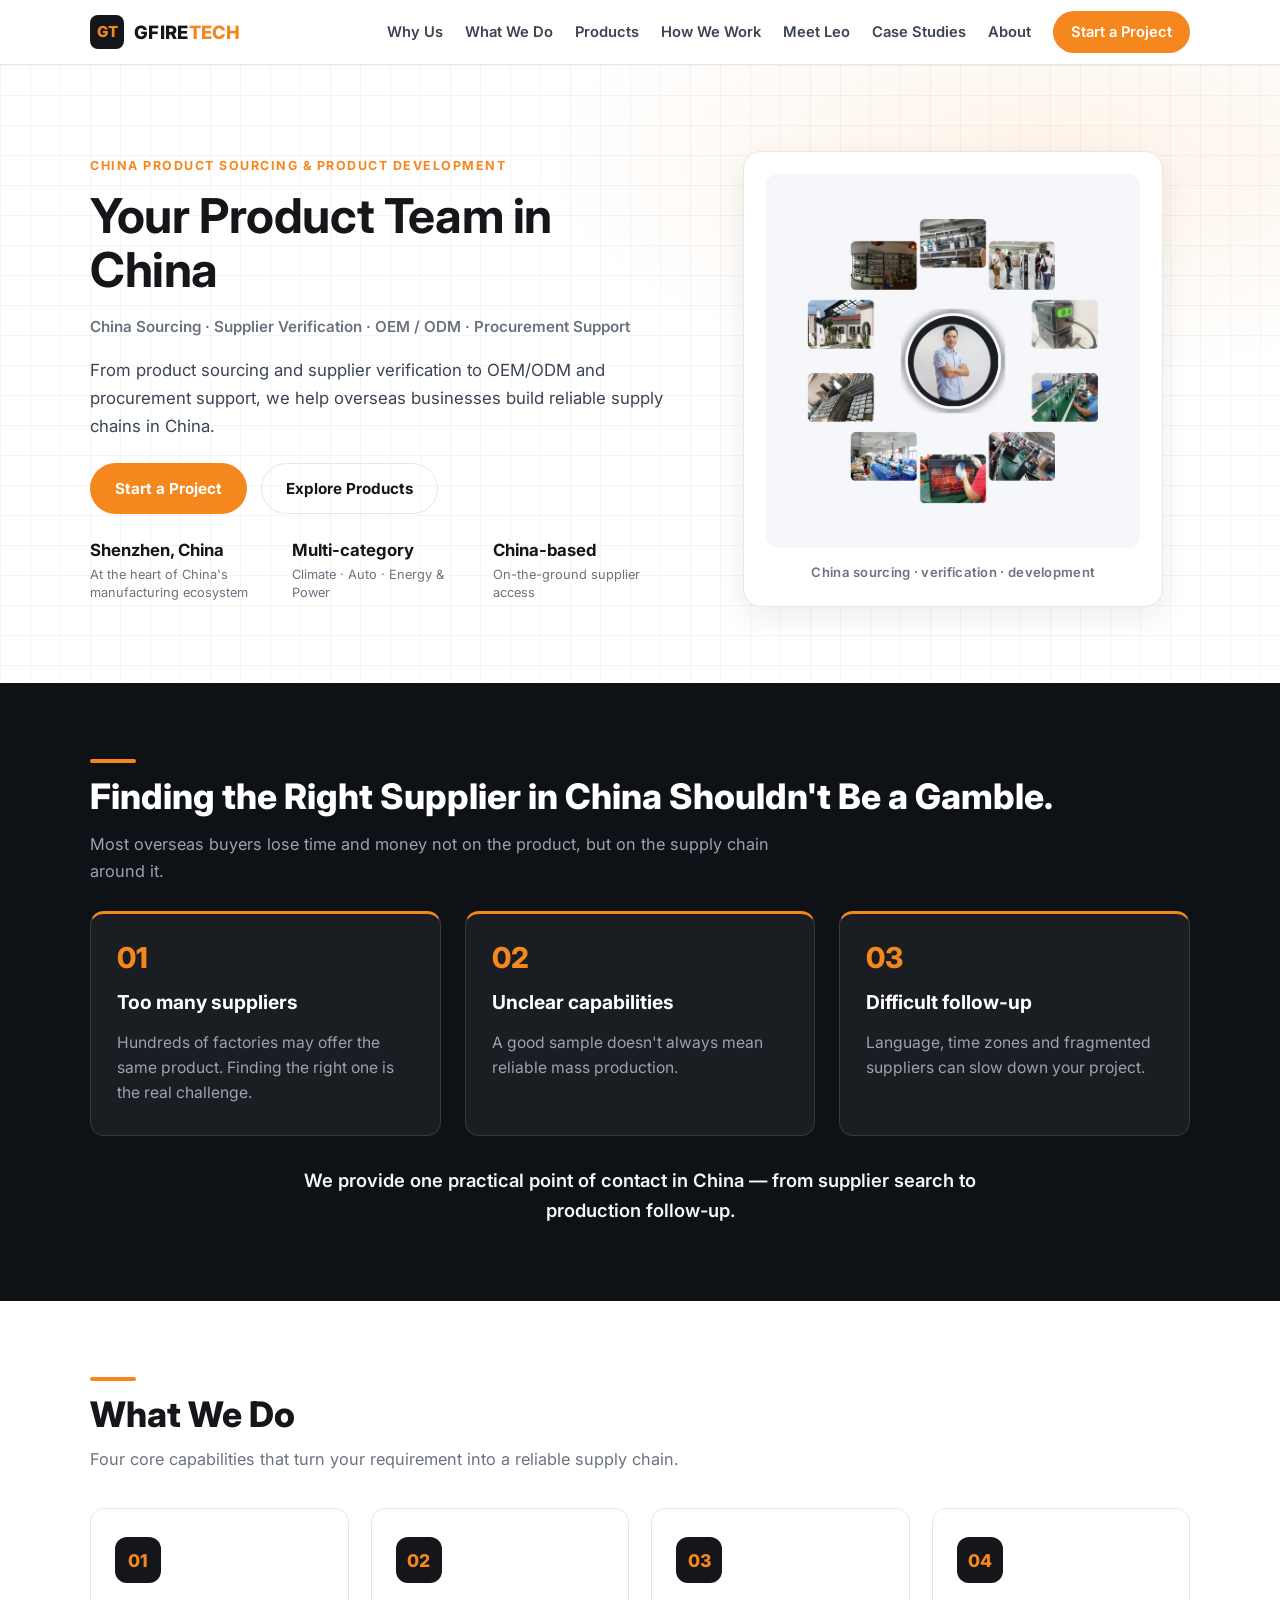
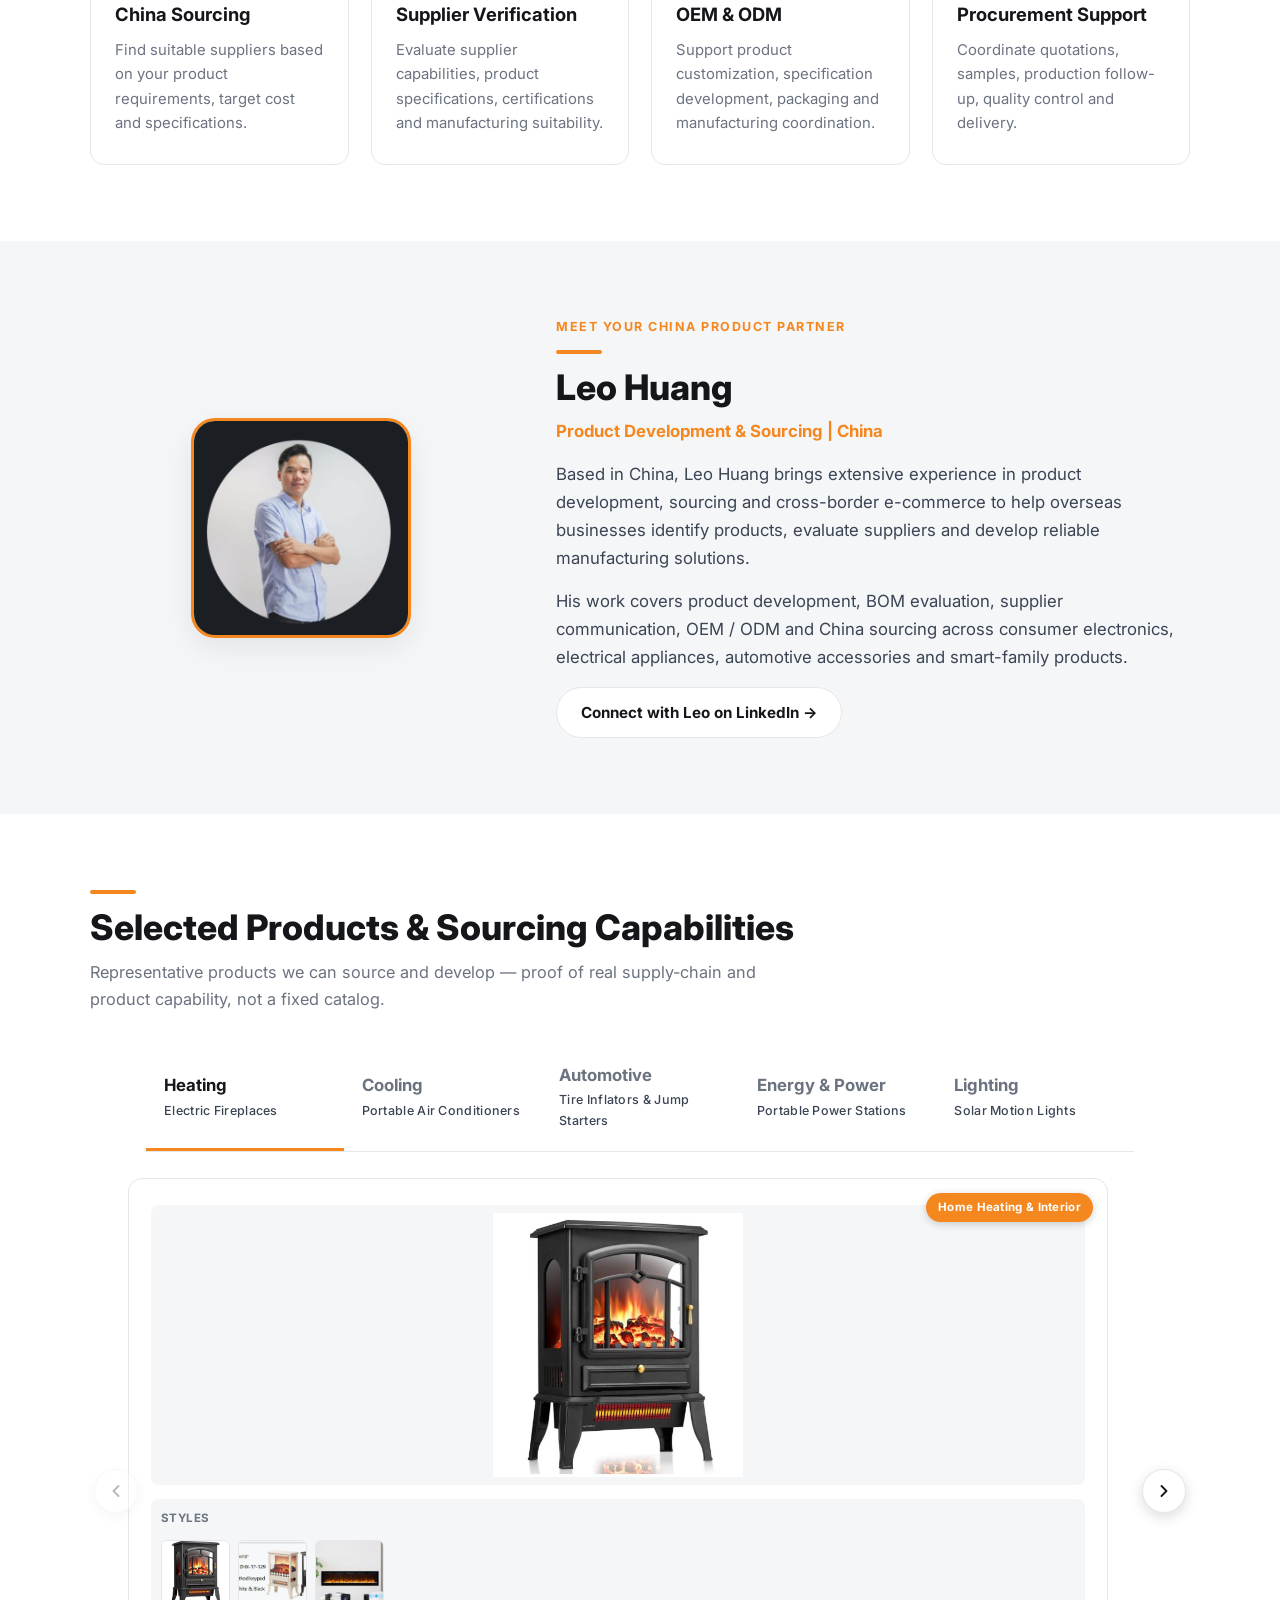
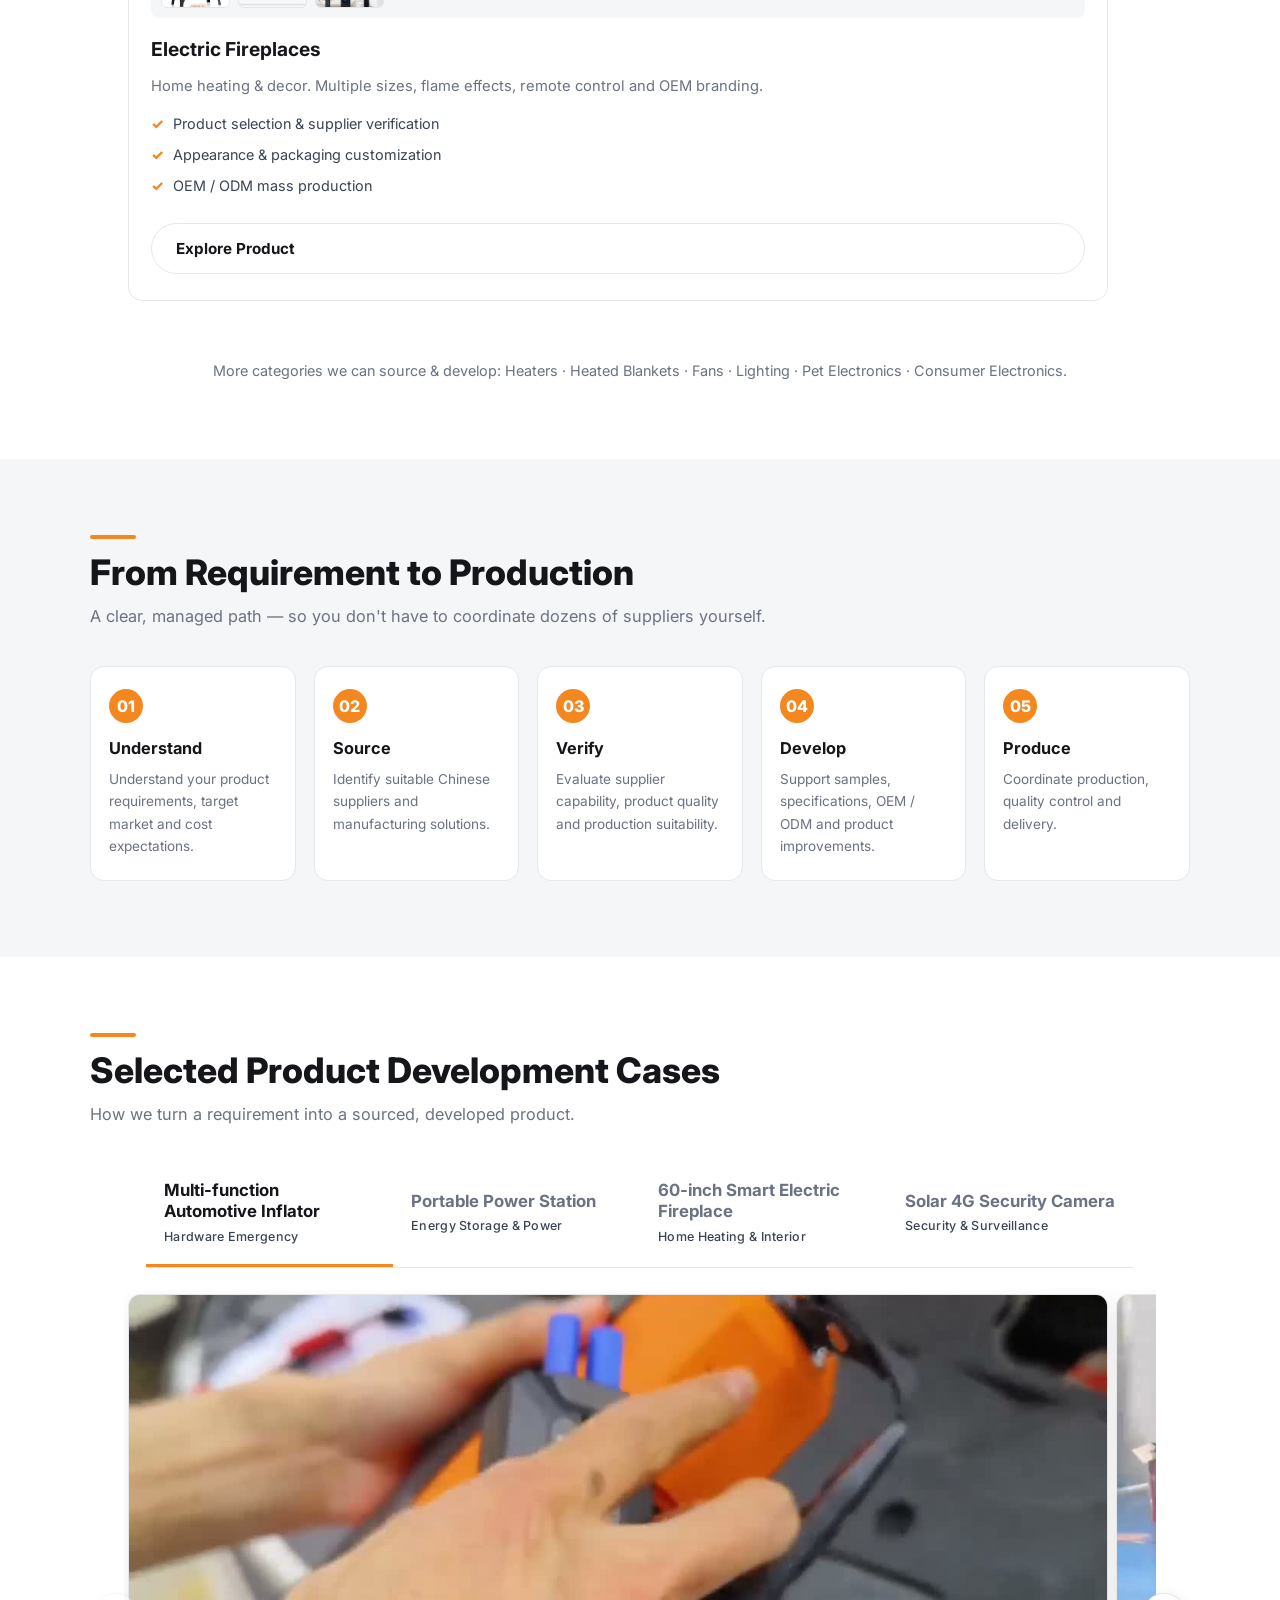
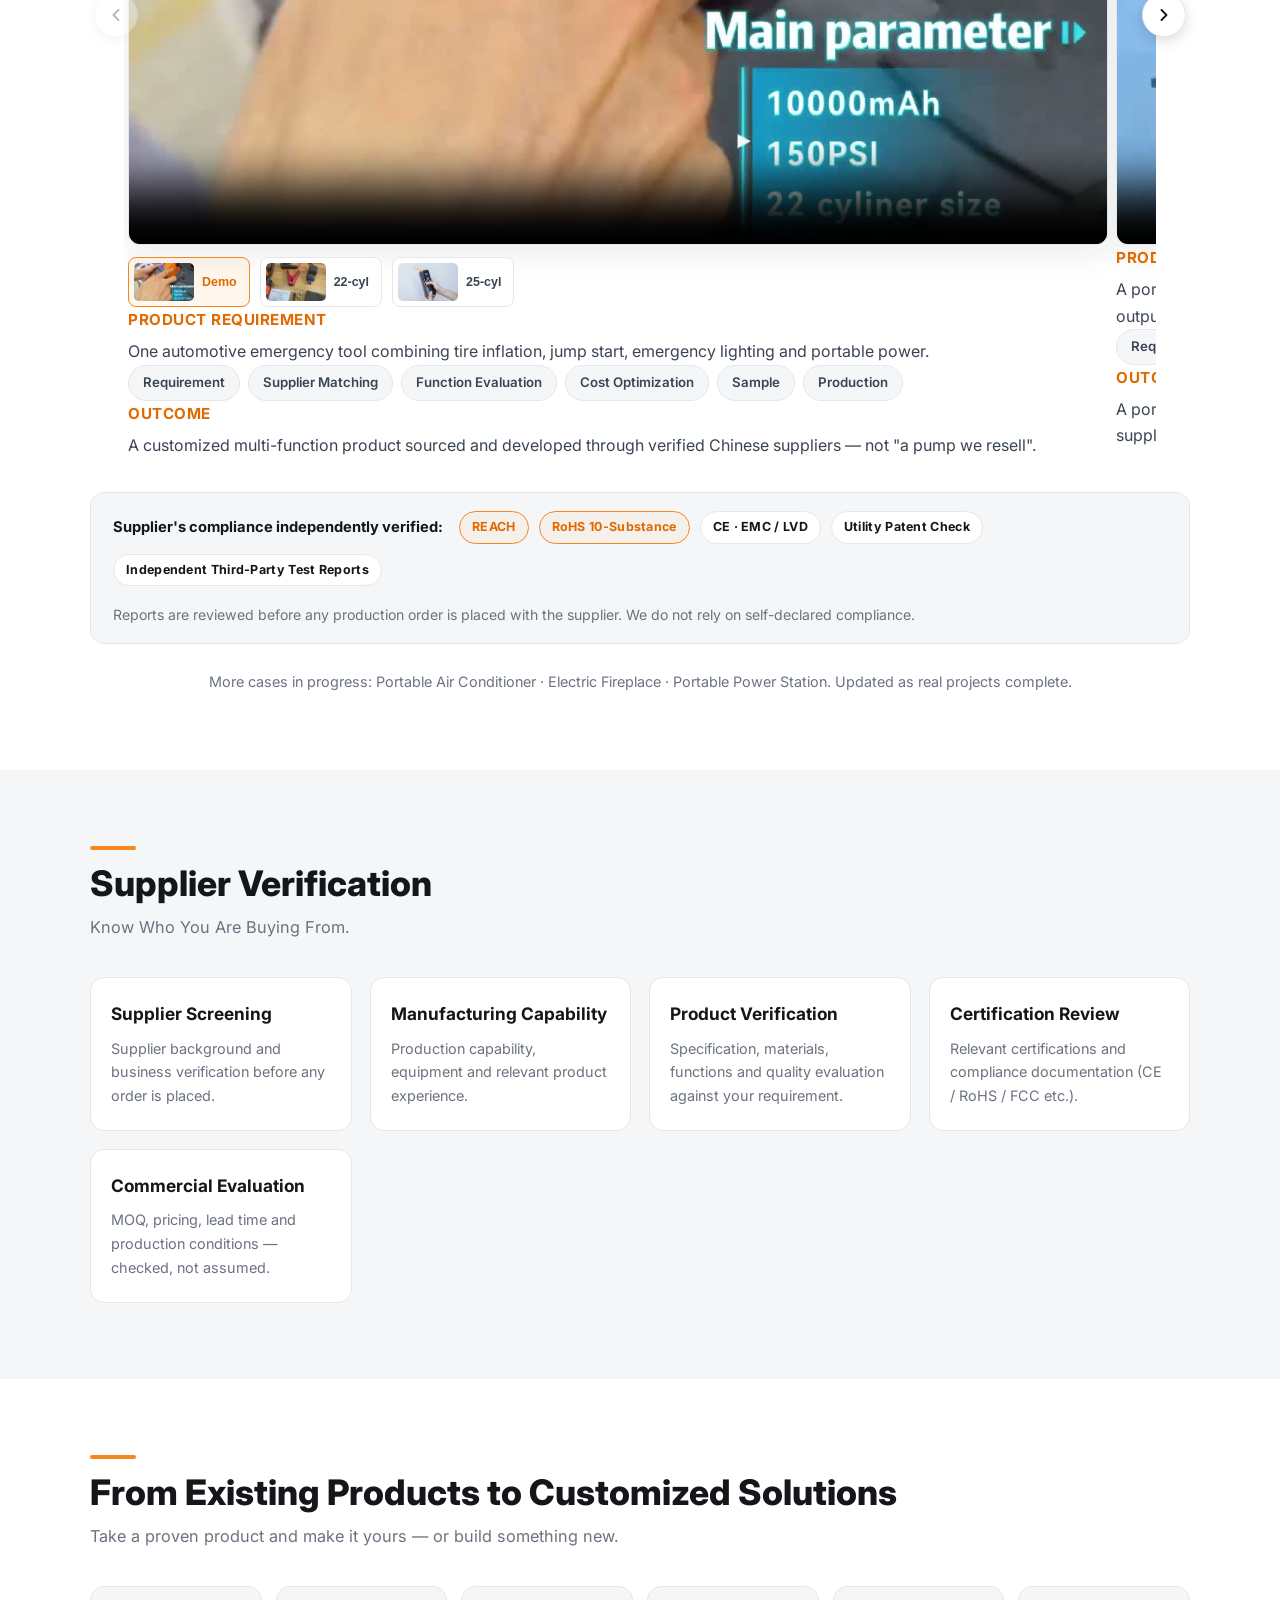
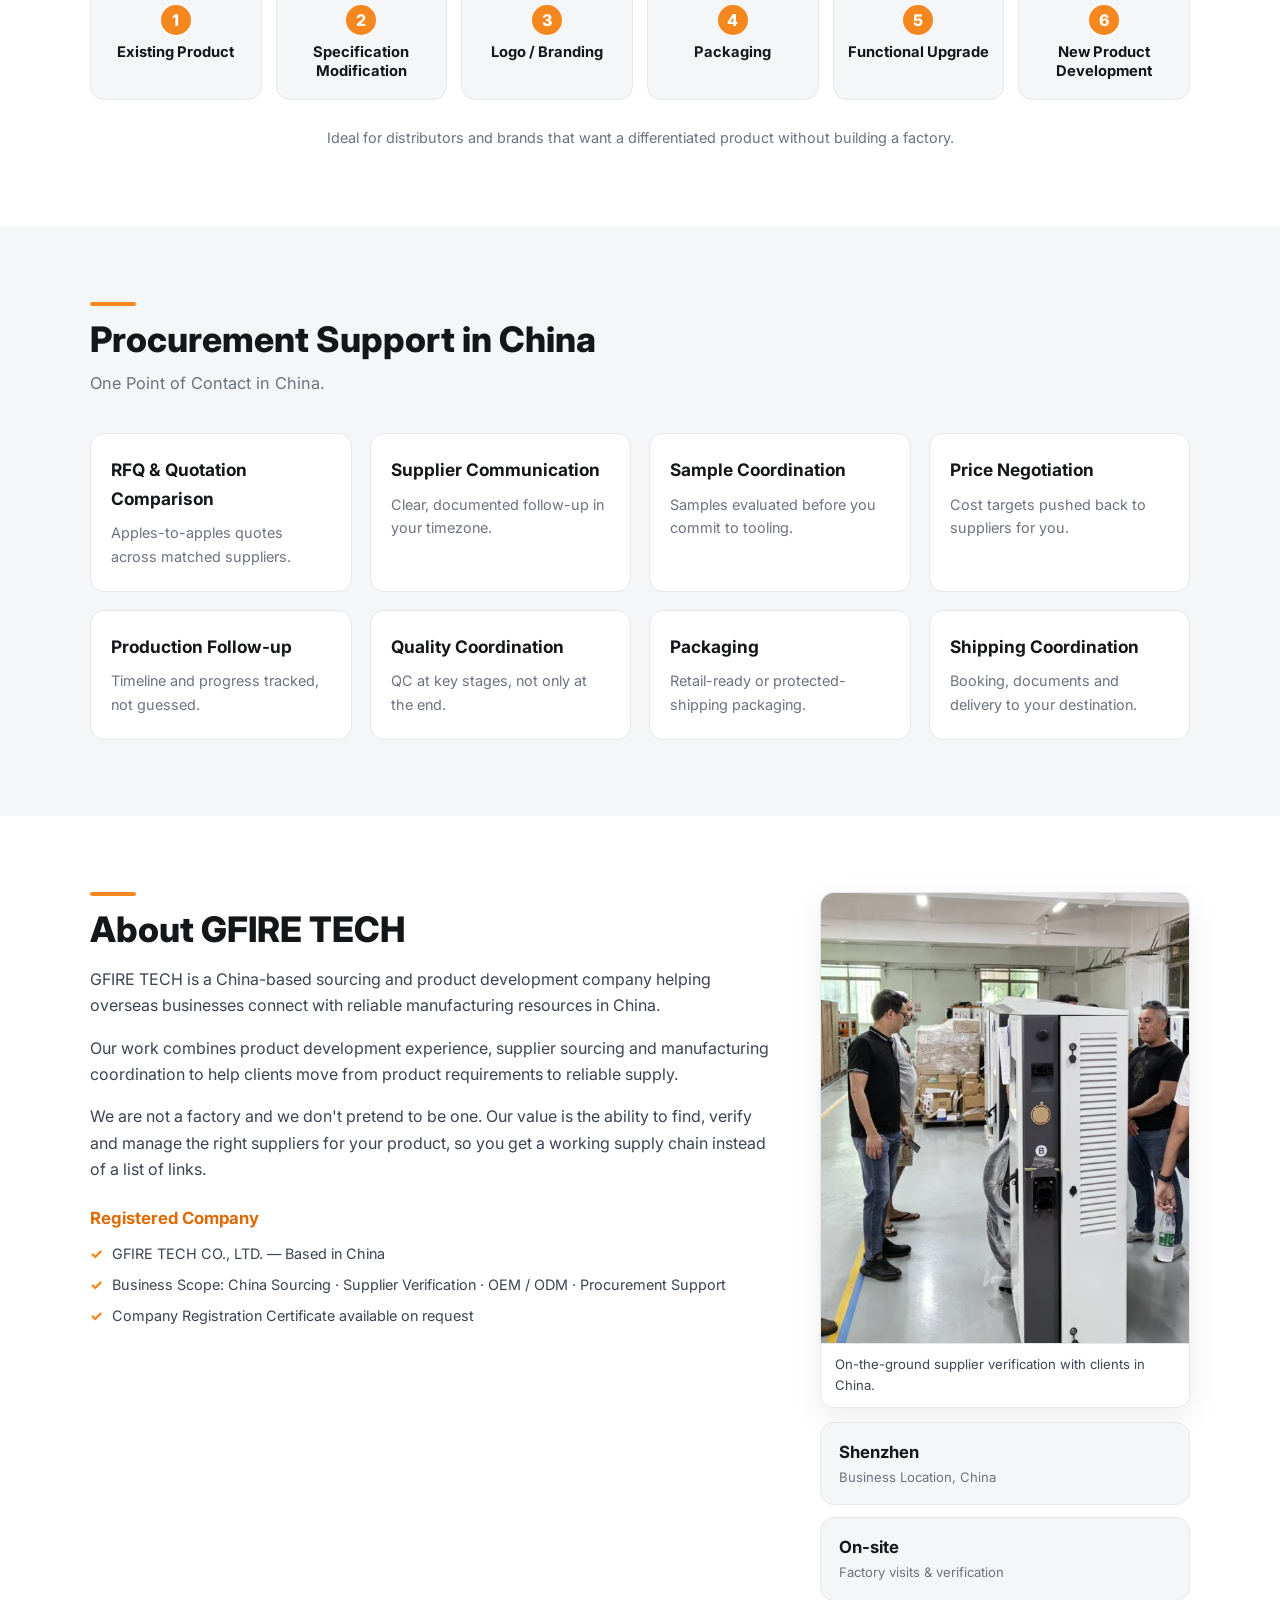
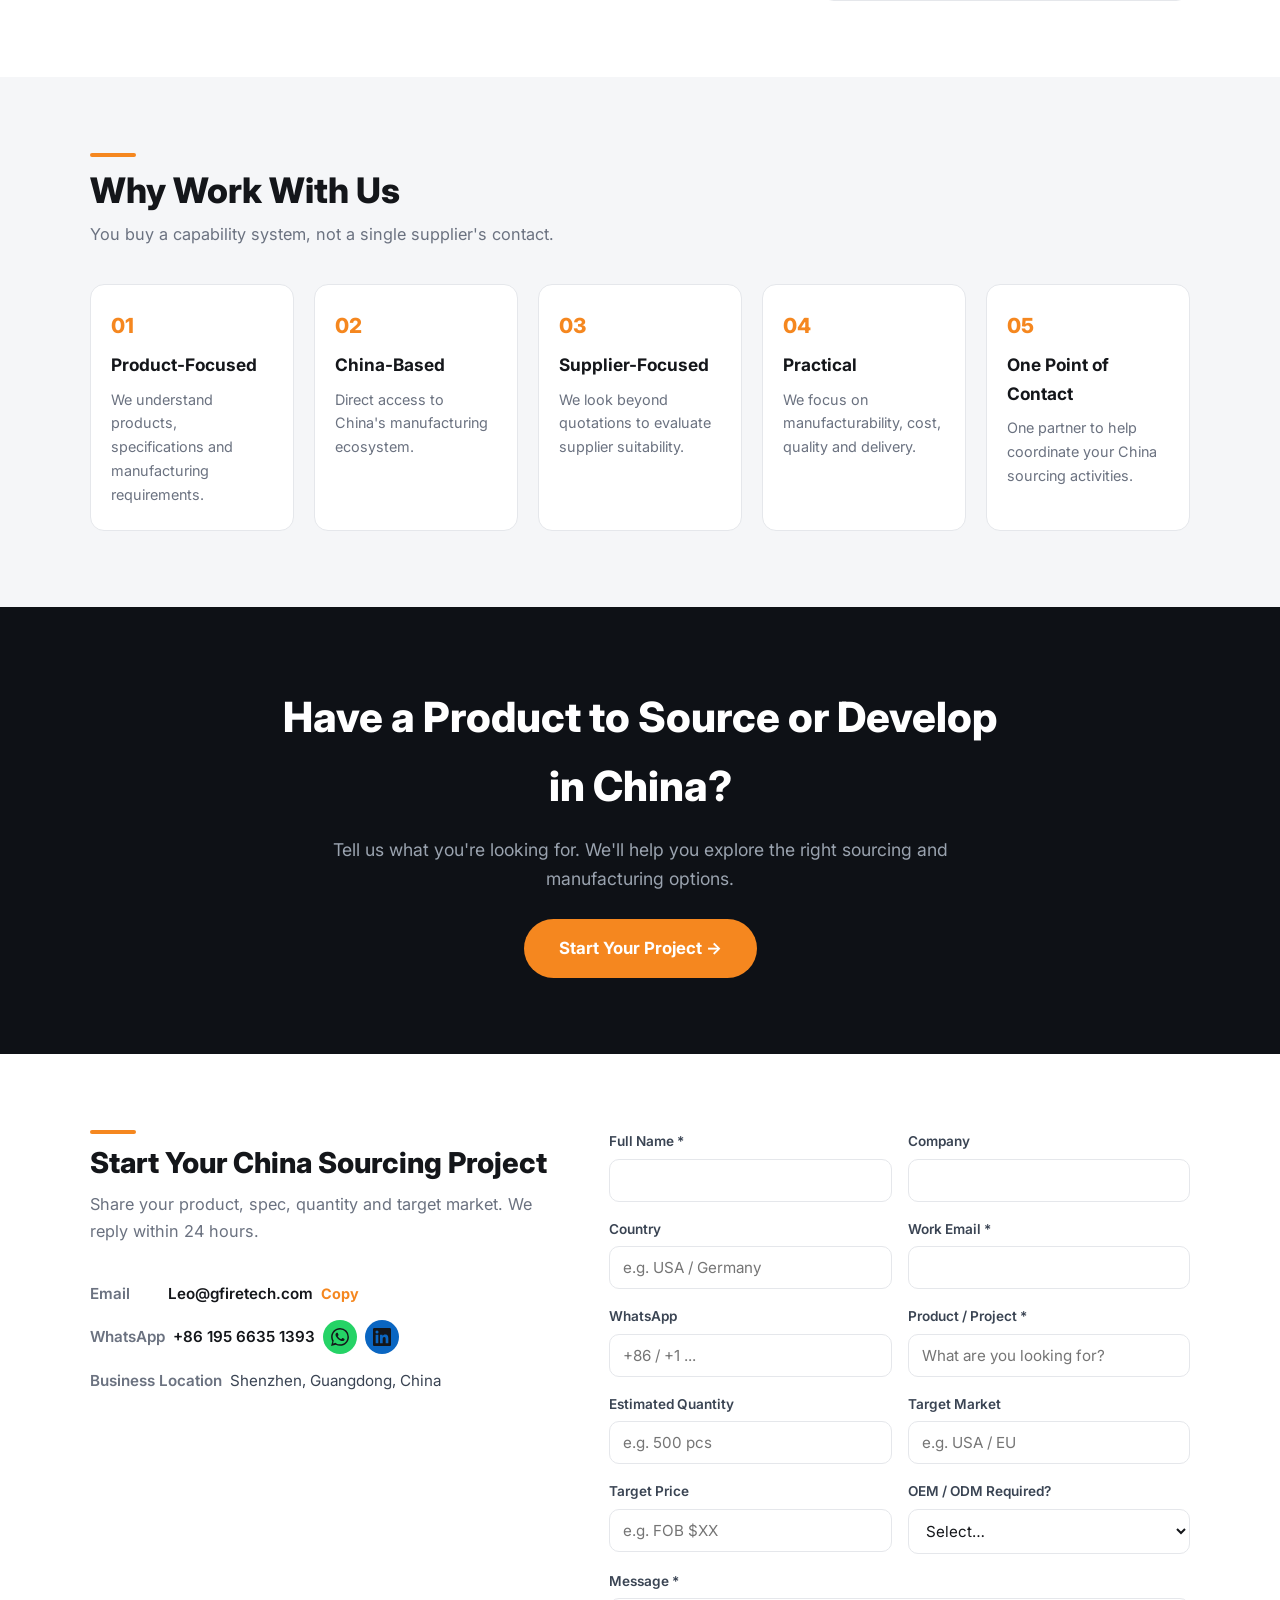
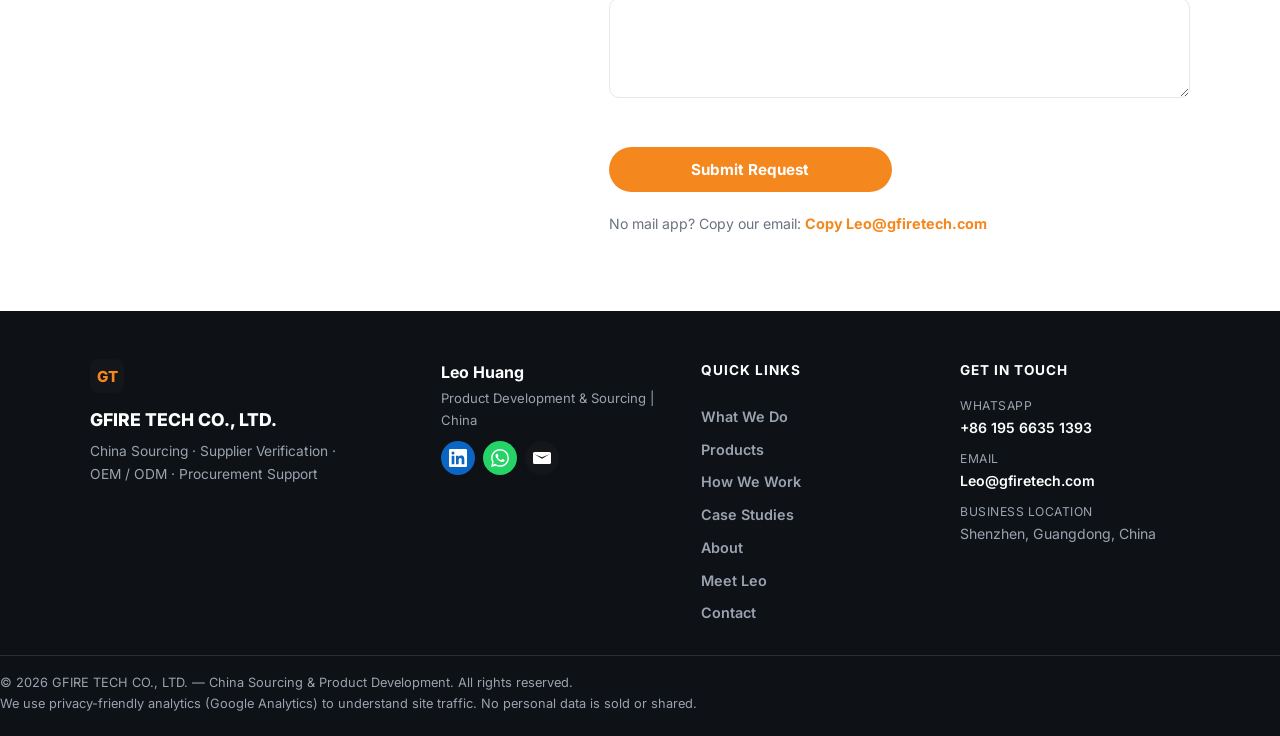
<file: site/index.html>
<!DOCTYPE html>
<html lang="en">
<head>
  <meta charset="UTF-8" />
  <meta name="viewport" content="width=device-width, initial-scale=1.0" />
  <title>GFIRE TECH – Your Product Team in China</title>
  <meta name="description" content="GFIRE TECH, led by Leo Huang in Shenzhen, helps overseas businesses source, verify and develop products through a trusted network of Chinese manufacturers. China Sourcing, Supplier Verification, OEM/ODM and procurement support." />
  <meta name="keywords" content="China sourcing, product development, supplier verification, OEM ODM, procurement support, Shenzhen sourcing agent, China manufacturing partner" />
  <meta name="author" content="GFIRE TECH" />
  <meta name="robots" content="index, follow" />
  <link rel="canonical" href="https://www.gfiretech.com/" />

  <!-- Open Graph -->
  <meta property="og:type" content="website" />
  <meta property="og:title" content="GFIRE TECH – Your Product Team in China" />
  <meta property="og:description" content="Led by Leo Huang in Shenzhen. Source, verify and develop products through a reliable network of Chinese suppliers." />
  <meta property="og:url" content="https://www.gfiretech.com/" />
  <meta property="og:image" content="https://www.gfiretech.com/assets/img/og-cover.jpg" />
  <meta name="twitter:card" content="summary_large_image" />

  <link rel="icon" href="data:image/svg+xml,%3Csvg xmlns='http://www.w3.org/2000/svg' viewBox='0 0 32 32'%3E%3Crect width='32' height='32' rx='6' fill='%2314161a'/%3E%3Ctext x='16' y='22' font-size='18' font-family='Arial' font-weight='bold' fill='%23f5871f' text-anchor='middle'%3EGT%3C/text%3E%3C/svg%3E" />

  <!-- 字体：Inter + Noto Sans SC（文档要求） -->
  <link rel="preconnect" href="https://fonts.googleapis.com" />
  <link rel="preconnect" href="https://fonts.gstatic.com" crossorigin />
  <link href="https://fonts.googleapis.com/css2?family=Inter:wght@400;500;600;700;800&family=Noto+Sans+SC:wght@400;500;700&display=swap" rel="stylesheet" />

  <link rel="stylesheet" href="assets/css/styles.css" />
  <meta name="theme-color" content="#14161a" />

  <!-- SEO：结构化数据（Organization），帮助 Google 理解站点实体，利于搜索展现 -->
  <script type="application/ld+json">
  {
    "@context": "https://schema.org",
    "@type": "Organization",
    "name": "GFIRE TECH",
    "url": "https://www.gfiretech.com/",
    "logo": "https://www.gfiretech.com/assets/img/og-cover.jpg",
    "description": "China product sourcing, supplier verification, OEM/ODM and procurement support led by Leo Huang in Shenzhen.",
    "founder": { "@type": "Person", "name": "Leo Huang" },
    "address": { "@type": "PostalAddress", "addressLocality": "Shenzhen", "addressCountry": "CN" },
    "sameAs": [ "https://www.linkedin.com/in/leo-huang-72b728153" ],
    "contactPoint": { "@type": "ContactPoint", "email": "Leo@gfiretech.com", "contactType": "sales", "areaServed": "Worldwide" }
  }
  </script>
  <!-- Google Analytics (GA4) — 访客统计：数量/停留/来源/国家地区，ID: G-1Q2X55GTQ4 -->
  <script async src="https://www.googletagmanager.com/gtag/js?id=G-1Q2X55GTQ4"></script>
  <script>
    window.dataLayer = window.dataLayer || [];
    function gtag(){dataLayer.push(arguments);}
    gtag('js', new Date());
    gtag('config', 'G-1Q2X55GTQ4');
  </script>
</head>
<body>
  <!-- ============ 顶部导航 ============ -->
  <header class="site-header" id="top">
    <div class="container nav">
      <a href="#top" class="brand" aria-label="GFIRE TECH home">
        <span class="brand-mark">GT</span>
        <span class="brand-name">GFIRE<span class="brand-tech">TECH</span></span>
      </a>

      <button class="nav-toggle" id="navToggle" aria-expanded="false" aria-controls="primaryNav" aria-label="Open menu">
        <span></span><span></span><span></span>
      </button>

      <nav class="primary-nav" id="primaryNav" aria-label="Primary">
        <a href="#why-problem">Why Us</a>
        <a href="#services">What We Do</a>
        <a href="#products">Products</a>
        <a href="#how">How We Work</a>
        <a href="#leo">Meet Leo</a>
        <a href="#cases">Case Studies</a>
        <a href="#about">About</a>
        <a href="#contact" class="nav-cta">Start a Project</a>
      </nav>
    </div>
  </header>

  <main>
    <!-- ============ SECTION 01 — HERO ============ -->
    <section class="hero" aria-labelledby="heroTitle">
      <div class="container hero-grid">
        <div class="hero-copy">
          <p class="eyebrow">China Product Sourcing &amp; Product Development</p>
          <h1 id="heroTitle">Your Product Team in China</h1>
          <p class="hero-tags">China Sourcing&nbsp;·&nbsp;Supplier Verification&nbsp;·&nbsp;OEM / ODM&nbsp;·&nbsp;Procurement Support</p>
          <p class="lead">
            From product sourcing and supplier verification to OEM/ODM and procurement support,
            we help overseas businesses build reliable supply chains in China.
          </p>
          <div class="hero-actions">
            <a href="#contact" class="btn btn-primary">Start a Project</a>
            <a href="#products" class="btn btn-ghost">Explore Products</a>
          </div>
          <ul class="hero-stats">
            <li><strong>Shenzhen, China</strong><span>At the heart of China's manufacturing ecosystem</span></li>
            <li><strong>Multi-category</strong><span>Climate · Auto · Energy &amp; Power</span></li>
            <li><strong>China-based</strong><span>On-the-ground supplier access</span></li>
          </ul>
        </div>

        <!-- Hero 视觉：供应链实景拼贴图 -->
        <div class="hero-art">
          <figure class="hero-art-card">
            <img src="assets/img/hero-collage.jpg" alt="GfireTech team and China manufacturing capabilities: factory visits, production lines, product inspection and sourcing support" width="800" height="800" loading="eager">
            <figcaption class="hero-art-cap">China sourcing · verification · development</figcaption>
          </figure>
        </div>
      </div>
    </section>

    <!-- ============ SECTION 02 — 你到底解决什么问题 ============ -->
    <section class="section section-dark" id="why-problem" aria-labelledby="problemTitle">
      <div class="container">
        <h2 id="problemTitle" class="section-title light">Finding the Right Supplier in China Shouldn't Be a Gamble.</h2>
        <p class="section-sub light">Most overseas buyers lose time and money not on the product, but on the supply chain around it.</p>
        <div class="problem-grid">
          <div class="problem-item">
            <span class="problem-no">01</span>
            <h3>Too many suppliers</h3>
            <p>Hundreds of factories may offer the same product. Finding the right one is the real challenge.</p>
          </div>
          <div class="problem-item">
            <span class="problem-no">02</span>
            <h3>Unclear capabilities</h3>
            <p>A good sample doesn't always mean reliable mass production.</p>
          </div>
          <div class="problem-item">
            <span class="problem-no">03</span>
            <h3>Difficult follow-up</h3>
            <p>Language, time zones and fragmented suppliers can slow down your project.</p>
          </div>
        </div>
        <p class="problem-closing">We provide one practical point of contact in China — from supplier search to production follow-up.</p>
      </div>
    </section>

    <!-- ============ SECTION 03 — 核心能力 What We Do ============ -->
    <section class="section" id="services" aria-labelledby="servicesTitle">
      <div class="container">
        <h2 id="servicesTitle" class="section-title">What We Do</h2>
        <p class="section-sub">Four core capabilities that turn your requirement into a reliable supply chain.</p>

        <div class="service-grid">
          <article class="service-card">
            <div class="service-icon" aria-hidden="true">01</div>
            <h3>China Sourcing</h3>
            <p>Find suitable suppliers based on your product requirements, target cost and specifications.</p>
          </article>
          <article class="service-card">
            <div class="service-icon" aria-hidden="true">02</div>
            <h3>Supplier Verification</h3>
            <p>Evaluate supplier capabilities, product specifications, certifications and manufacturing suitability.</p>
          </article>
          <article class="service-card">
            <div class="service-icon" aria-hidden="true">03</div>
            <h3>OEM &amp; ODM</h3>
            <p>Support product customization, specification development, packaging and manufacturing coordination.</p>
          </article>
          <article class="service-card">
            <div class="service-icon" aria-hidden="true">04</div>
            <h3>Procurement Support</h3>
            <p>Coordinate quotations, samples, production follow-up, quality control and delivery.</p>
          </article>
        </div>
      </div>
    </section>

    <!-- ============ SECTION 04 — Meet Leo ============ -->
    <section class="section section-alt" id="leo" aria-labelledby="leoTitle">
      <div class="container leo-grid">
        <div class="leo-photo">
          <img class="leo-avatar" src="assets/img/leo.png" alt="Leo Huang, founder of GFIRE TECH" width="220" height="220" loading="lazy" />
        </div>
        <div class="leo-copy">
          <p class="eyebrow">Meet Your China Product Partner</p>
          <h2 id="leoTitle" class="section-title">Leo Huang</h2>
          <p class="leo-role">Product Development &amp; Sourcing | China</p>
          <p class="lead">
            Based in China, Leo Huang brings extensive experience in product development, sourcing and cross-border e-commerce
            to help overseas businesses identify products, evaluate suppliers and develop reliable manufacturing solutions.
          </p>
          <p class="lead">
            His work covers product development, BOM evaluation, supplier communication, OEM / ODM and China sourcing across
            consumer electronics, electrical appliances, automotive accessories and smart-family products.
          </p>
          <a class="btn btn-outline" href="https://www.linkedin.com/in/leo-huang-72b728153" target="_blank" rel="noopener">Connect with Leo on LinkedIn →</a>
        </div>
      </div>
    </section>

    <!-- ============ SECTION 05 — Products ============ -->
    <section class="section" id="products" aria-labelledby="productsTitle">
      <div class="container">
        <h2 id="productsTitle" class="section-title">Selected Products &amp; Sourcing Capabilities</h2>
        <p class="section-sub">Representative products we can source and develop — proof of real supply-chain and product capability, not a fixed catalog.</p>

        <div class="product-carousel">
          <button type="button" class="product-arrow product-arrow-prev" aria-label="Previous product" disabled>
            <svg viewBox="0 0 24 24" aria-hidden="true"><path d="M15 6l-6 6 6 6" stroke="currentColor" stroke-width="2.2" fill="none" stroke-linecap="round" stroke-linejoin="round"/></svg>
          </button>
          <button type="button" class="product-arrow product-arrow-next" aria-label="Next product">
            <svg viewBox="0 0 24 24" aria-hidden="true"><path d="M9 6l6 6-6 6" stroke="currentColor" stroke-width="2.2" fill="none" stroke-linecap="round" stroke-linejoin="round"/></svg>
          </button>
          <div class="product-tabs" role="tablist" aria-label="Product categories">
            <button type="button" class="product-tab active" data-target="0" role="tab" aria-selected="true">
              <span class="product-tab-title">Heating</span>
              <span class="product-tab-meta">Electric Fireplaces</span>
            </button>
            <button type="button" class="product-tab" data-target="1" role="tab" aria-selected="false">
              <span class="product-tab-title">Cooling</span>
              <span class="product-tab-meta">Portable Air Conditioners</span>
            </button>
            <button type="button" class="product-tab" data-target="2" role="tab" aria-selected="false">
              <span class="product-tab-title">Automotive</span>
              <span class="product-tab-meta">Tire Inflators &amp; Jump Starters</span>
            </button>
            <button type="button" class="product-tab" data-target="3" role="tab" aria-selected="false">
              <span class="product-tab-title">Energy &amp; Power</span>
              <span class="product-tab-meta">Portable Power Stations</span>
            </button>
            <button type="button" class="product-tab" data-target="4" role="tab" aria-selected="false">
              <span class="product-tab-title">Lighting</span>
              <span class="product-tab-meta">Solar Motion Lights</span>
            </button>
          </div>

          <div class="product-track" tabindex="0" aria-label="Products carousel">
            <div class="product-slide" role="tabpanel">
              <article class="product-card">
                <img class="product-image" src="assets/img/product-fireplace-1.jpg" alt="Classic black freestanding electric fireplace with glass door and infrared heater" loading="lazy">
                <div class="product-variants" aria-label="Available sizes and styles">
                  <span class="product-variants-label">Styles</span>
                  <img src="assets/img/product-fireplace-1.jpg" alt="Classic black freestanding electric fireplace with glass door and infrared heater" loading="lazy">
                  <img src="assets/img/product-fireplace-2.jpg" alt="Mini dual-color electric fireplace in white and black, 13x7x19 inch" loading="lazy">
                  <img src="assets/img/product-fireplace-3.jpg" alt="60-inch smart electric fireplace with WiFi app and voice control, embedded installation" loading="lazy">
                </div>
                <div class="product-tag">Home Heating &amp; Interior</div>
                <h3>Electric Fireplaces</h3>
                <p>Home heating &amp; decor. Multiple sizes, flame effects, remote control and OEM branding.</p>
                <ul class="ticks">
                  <li>Product selection &amp; supplier verification</li>
                  <li>Appearance &amp; packaging customization</li>
                  <li>OEM / ODM mass production</li>
                </ul>
                <a href="#contact" class="btn btn-outline" data-product="Electric Fireplaces">Explore Product</a>
              </article>
            </div>

            <div class="product-slide" role="tabpanel">
              <article class="product-card">
                <img class="product-image" src="assets/img/product-ac-5.jpg" alt="4-hose portable air conditioner with dual exhaust ducts, premium configuration" loading="lazy">
                <div class="product-variants" aria-label="Available configurations">
                  <span class="product-variants-label">Configurations</span>
                  <img src="assets/img/product-ac-1.png" alt="Vertical tower portable air conditioner with LED display" loading="lazy">
                  <img src="assets/img/product-ac-2.jpg" alt="Dual-hose portable air conditioner, white body" loading="lazy">
                  <img src="assets/img/product-ac-3.jpg" alt="Single-hose portable air conditioner, side view" loading="lazy">
                  <img src="assets/img/product-ac-4.jpg" alt="Single-hose portable air conditioner, front view" loading="lazy">
                </div>
                <div class="product-tag">Portable Climate</div>
                <h3>Portable Air Conditioners</h3>
                <p>Dual-hose &amp; mini mobile AC for rooms, RVs and seasonal retail. CE / RoHS ready.</p>
                <ul class="ticks">
                  <li>Voltage &amp; spec configuration</li>
                  <li>Supplier verification &amp; sample</li>
                  <li>OEM / ODM mass production</li>
                </ul>
                <a href="#contact" class="btn btn-outline" data-product="Portable Air Conditioners">Explore Product</a>
              </article>
            </div>

            <div class="product-slide" role="tabpanel">
              <article class="product-card">
                <img class="product-image" src="assets/img/product-inflator-mu006-A.jpg" alt="MU-006 jump starter with air compressor shown in two angles, orange and grey finish" loading="lazy">
                <div class="product-variants" aria-label="MU-006 and MU series configurations">
                  <span class="product-variants-label">MU-006 Series &amp; More</span>
                  <img src="assets/img/product-inflator-mu006-A.jpg" alt="MU-006-A jump starter with air compressor, dual-angle view" loading="lazy">
                  <img src="assets/img/product-inflator-mu006-C.jpg" alt="MU-006-C jump starter with air compressor, battery-clamp application" loading="lazy">
                  <img src="assets/img/product-inflator-mu006-scene.jpg" alt="MU-006 in use, inflating a car tire" loading="lazy">
                  <img src="assets/img/product-inflator-4-mu009.jpg" alt="MU-009 jump starter with air compressor, 150 PSI max, 108W power, 44.4Wh battery" loading="lazy">
                  <img src="assets/img/product-inflator-3-mu013.jpg" alt="MU-013 brushless motor mini bike tire inflator, 120 PSI max, 50W power" loading="lazy">
                </div>
                <div class="product-tag">Automotive Emergency</div>
                <h3>Automotive Tire Inflators &amp; Jump Starters</h3>
                <p>MU-006 series jump starters with built-in air compressor, plus MU-009 and MU-013 mini inflators. Multiple power, PSI and battery configurations.</p>
                <ul class="ticks">
                  <li>Product selection &amp; supplier verification</li>
                  <li>Custom PSI, wattage &amp; battery specs</li>
                  <li>OEM / ODM mass production</li>
                </ul>
                <a href="#contact" class="btn btn-outline" data-product="Automotive Tire Inflators & Jump Starters">Explore Product</a>
              </article>
            </div>

            <div class="product-slide" role="tabpanel">
              <article class="product-card">
                <img class="product-image" src="assets/img/product-power-1.jpg" alt="Portable power station range in multiple capacities stacked in the factory, pure sine wave 230V/3600W output" width="600" height="800" loading="lazy">
                <div class="product-variants" aria-label="Available configurations and angles">
                  <span class="product-variants-label">Configurations</span>
                  <img src="assets/img/product-power-2.jpg" alt="Batch of portable power stations on a production rack, assembled units and open chassis showing internal battery packs" loading="lazy">
                  <img src="assets/img/product-power-3.jpg" alt="Open portable power station chassis during assembly, pure sine wave 120V/3600W with internal battery packs and wiring" loading="lazy">
                  <img src="assets/img/product-power-4.jpg" alt="Portable power stations under burn-in aging test in the factory test area" loading="lazy">
                  <img src="assets/img/product-power-5.jpg" alt="Portable power station on the test bench with four AC outlets, pure sine wave 230V/3600W" loading="lazy">
                </div>
                <div class="product-tag">Energy Storage &amp; Power</div>
                <h3>Portable Power Stations</h3>
                <p>Outdoor, camping, RV and home-backup power. Multiple capacities, pure-sine-wave AC output, solar input and fast recharge — factory photos taken on site.</p>
                <ul class="ticks">
                  <li>Capacity &amp; spec configuration (300Wh–3600W class)</li>
                  <li>Supplier verification &amp; aging test follow-up</li>
                  <li>OEM / ODM branding &amp; custom battery config</li>
                </ul>
                <a href="#contact" class="btn btn-outline" data-product="Portable Power Station">Explore Product</a>
              </article>
            </div>

            <div class="product-slide" role="tabpanel">
              <article class="product-card">
                <img class="product-image" src="assets/img/product-lamp-1.jpg" alt="Solar-powered outdoor motion sensor light with adjustable triple heads and integrated solar panel" loading="lazy">
                <div class="product-variants" aria-label="Available configurations">
                  <span class="product-variants-label">Configurations</span>
                  <img src="assets/img/product-lamp-2.png" alt="Integrated solar wall light with LCD status display" loading="lazy">
                  <img src="assets/img/product-lamp-3-sw-c01.png" alt="GLW-SW-C01 triple-head solar wall light with PIR motion sensor" loading="lazy">
                  <img src="assets/img/product-lamp-4-sl-g54.png" alt="GLW-SL-G54 slim split solar wall light with separate panel" loading="lazy">
                  <img src="assets/img/product-lamp-5-hm-j04-page.jpg" alt="GLW-HM-J04 high mast flood light for stadium and parking lot" loading="lazy">
                </div>
                <div class="product-tag">Lighting &amp; Outdoor</div>
                <h3>Solar Motion Lights</h3>
                <p>Solar-powered outdoor lighting with PIR motion sensor, integrated panels and weatherproof housing. Residential, garden, street and stadium-grade configurations.</p>
                <ul class="ticks">
                  <li>Product selection &amp; supplier verification</li>
                  <li>Custom wattage, LED count &amp; housing</li>
                  <li>OEM / ODM mass production</li>
                </ul>
                <a href="#contact" class="btn btn-outline" data-product="Solar Motion Lights">Explore Product</a>
              </article>
            </div>
          </div>
        </div>

        <p class="more-cats">More categories we can source &amp; develop: Heaters · Heated Blankets · Fans · Lighting · Pet Electronics · Consumer Electronics.</p>
      </div>
    </section>

    <!-- ============ SECTION 06 — 产品开发流程 ============ -->
    <section class="section section-alt" id="how" aria-labelledby="howTitle">
      <div class="container">
        <h2 id="howTitle" class="section-title">From Requirement to Production</h2>
        <p class="section-sub">A clear, managed path — so you don't have to coordinate dozens of suppliers yourself.</p>

        <ol class="process-flow">
          <li><span class="step-no">01</span><h3>Understand</h3><p>Understand your product requirements, target market and cost expectations.</p></li>
          <li><span class="step-no">02</span><h3>Source</h3><p>Identify suitable Chinese suppliers and manufacturing solutions.</p></li>
          <li><span class="step-no">03</span><h3>Verify</h3><p>Evaluate supplier capability, product quality and production suitability.</p></li>
          <li><span class="step-no">04</span><h3>Develop</h3><p>Support samples, specifications, OEM / ODM and product improvements.</p></li>
          <li><span class="step-no">05</span><h3>Produce</h3><p>Coordinate production, quality control and delivery.</p></li>
        </ol>
      </div>
    </section>

    <!-- ============ SECTION 07 — Case Studies ============ -->
    <section class="section" id="cases" aria-labelledby="casesTitle">
      <div class="container">
        <h2 id="casesTitle" class="section-title">Selected Product Development Cases</h2>
        <p class="section-sub">How we turn a requirement into a sourced, developed product.</p>

        <div class="case-carousel">
          <button type="button" class="case-arrow case-arrow-prev" aria-label="Previous case" disabled>
            <svg viewBox="0 0 24 24" aria-hidden="true"><path d="M15 6l-6 6 6 6" stroke="currentColor" stroke-width="2.2" fill="none" stroke-linecap="round" stroke-linejoin="round"/></svg>
          </button>
          <button type="button" class="case-arrow case-arrow-next" aria-label="Next case">
            <svg viewBox="0 0 24 24" aria-hidden="true"><path d="M9 6l6 6-6 6" stroke="currentColor" stroke-width="2.2" fill="none" stroke-linecap="round" stroke-linejoin="round"/></svg>
          </button>
          <div class="case-tabs" role="tablist" aria-label="Product development cases">
            <button type="button" class="case-tab active" data-target="0" role="tab" aria-selected="true">
              <span class="case-tab-title">Multi-function Automotive Inflator</span>
              <span class="case-tab-meta">Hardware Emergency</span>
            </button>
            <button type="button" class="case-tab" data-target="1" role="tab" aria-selected="false">
              <span class="case-tab-title">Portable Power Station</span>
              <span class="case-tab-meta">Energy Storage &amp; Power</span>
            </button>
            <button type="button" class="case-tab" data-target="2" role="tab" aria-selected="false">
              <span class="case-tab-title">60-inch Smart Electric Fireplace</span>
              <span class="case-tab-meta">Home Heating &amp; Interior</span>
            </button>
            <button type="button" class="case-tab" data-target="3" role="tab" aria-selected="false">
              <span class="case-tab-title">Solar 4G Security Camera</span>
              <span class="case-tab-meta">Security &amp; Surveillance</span>
            </button>
          </div>

          <div class="case-track" tabindex="0" aria-label="Case studies carousel">
            <div class="case-slide" role="tabpanel">
              <div class="case-video">
                <video id="caseVideo" controls preload="none" playsinline poster="assets/videos/inflator-22cyl-howto-poster.jpg">
                  <source src="assets/videos/inflator-22cyl-howto.mp4" type="video/mp4">
                  Your browser does not support the video tag.
                </video>
                <div class="case-video-thumbs" role="group" aria-label="Switch video">
                  <button type="button" class="case-thumb active" data-src="assets/videos/inflator-22cyl-howto.mp4" data-poster="assets/videos/inflator-22cyl-howto-poster.jpg">
                    <img src="assets/videos/inflator-22cyl-howto-poster.jpg" alt="" loading="lazy" width="64" height="40">Demo
                  </button>
                  <button type="button" class="case-thumb" data-src="assets/videos/inflator-22cyl.mp4" data-poster="assets/videos/inflator-22cyl-poster.jpg">
                    <img src="assets/videos/inflator-22cyl-poster.jpg" alt="" loading="lazy" width="64" height="40">22-cyl
                  </button>
                  <button type="button" class="case-thumb" data-src="assets/videos/inflator-25cyl.mp4" data-poster="assets/videos/inflator-25cyl-poster.jpg">
                    <img src="assets/videos/inflator-25cyl-poster.jpg" alt="" loading="lazy" width="64" height="40">25-cyl
                  </button>
                </div>
              </div>
              <div class="case-block">
                <h4>Product Requirement</h4>
                <p>One automotive emergency tool combining tire inflation, jump start, emergency lighting and portable power.</p>
              </div>
              <div class="case-flow">
                <span>Requirement</span><span>Supplier Matching</span><span>Function Evaluation</span><span>Cost Optimization</span><span>Sample</span><span>Production</span>
              </div>
              <div class="case-block">
                <h4>Outcome</h4>
                <p>A customized multi-function product sourced and developed through verified Chinese suppliers — not "a pump we resell".</p>
              </div>
            </div>

            <div class="case-slide" role="tabpanel">
              <div class="case-video">
                <video controls preload="none" playsinline poster="assets/videos/portable-power-poster.jpg">
                  <source src="assets/videos/portable-power.mp4" type="video/mp4">
                  Your browser does not support the video tag.
                </video>
              </div>
              <div class="case-block">
                <h4>Product Requirement</h4>
                <p>A portable power station line for outdoor, camping, RV and home backup — high-capacity LiFePO4 battery, pure-sine-wave AC output, solar input and fast recharge in one product.</p>
              </div>
              <div class="case-flow">
                <span>Requirement</span><span>Supplier Matching</span><span>Function Evaluation</span><span>Sample</span><span>Production</span>
              </div>
              <div class="case-block">
                <h4>Outcome</h4>
                <p>A portable power station range (multiple capacities up to 3600W pure sine wave) sourced and developed through verified Chinese suppliers — aging test and certification follow-up included, OEM branding available.</p>
              </div>
            </div>

            <div class="case-slide" role="tabpanel">
              <div class="case-video portrait-video">
                <video controls preload="none" playsinline poster="assets/videos/fireplace-088-poster.jpg?v=2">
                  <source src="assets/videos/fireplace-088.mp4?v=2" type="video/mp4">
                  Your browser does not support the video tag.
                </video>
              </div>
              <div class="case-block">
                <h4>Product Requirement</h4>
                <p>A 60-inch smart electric fireplace with WiFi / app / voice control, decorative flame effect and embedded installation — combining heating with interior design.</p>
              </div>
              <div class="case-flow">
                <span>Requirement</span><span>Supplier Matching</span><span>Function Evaluation</span><span>Sample</span><span>Production</span>
              </div>
              <div class="case-block">
                <h4>Outcome</h4>
                <p>A wide-format smart fireplace sourced and developed through verified Chinese suppliers — OEM branding and custom sizes available.</p>
              </div>
            </div>

            <div class="case-slide" role="tabpanel">
              <div class="case-video">
                <video controls preload="none" playsinline poster="assets/videos/solar-light-35s-poster.jpg?v=2">
                  <source src="assets/videos/solar-light-35s.mp4?v=2" type="video/mp4">
                  Your browser does not support the video tag.
                </video>
              </div>
              <div class="case-block">
                <h4>Product Requirement</h4>
                <p>A wire-free 3-in-1 security camera combining a solar panel, rechargeable battery and 4G LTE connectivity — for gates, farms, construction sites and other off-grid locations without WiFi or mains power.</p>
              </div>
              <div class="case-flow">
                <span>Requirement</span><span>Supplier Matching</span><span>Function Evaluation</span><span>Sample</span><span>Production</span>
              </div>
              <div class="case-block">
                <h4>Outcome</h4>
                <p>A solar + battery + 4G security camera line sourced from a verified Chinese manufacturer — footage taken during our on-site factory visit. OEM branding and custom configurations available.</p>
              </div>
            </div>
          </div>
        </div>

        <div class="case-compliance" aria-label="Supplier compliance badges">
          <span class="case-compliance-headline">Supplier's compliance independently verified:</span>
          <span class="compliance-badge accent">REACH</span>
          <span class="compliance-badge accent">RoHS 10-Substance</span>
          <span class="compliance-badge">CE · EMC / LVD</span>
          <span class="compliance-badge">Utility Patent Check</span>
          <span class="compliance-badge">Independent Third-Party Test Reports</span>
          <p>Reports are reviewed before any production order is placed with the supplier. We do not rely on self-declared compliance.</p>
        </div>

        <p class="more-cats">More cases in progress: Portable Air Conditioner · Electric Fireplace · Portable Power Station. Updated as real projects complete.</p>
      </div>
    </section>

    <!-- ============ SECTION 08 — Supplier Verification ============ -->
    <section class="section section-alt" id="verify" aria-labelledby="verifyTitle">
      <div class="container">
        <h2 id="verifyTitle" class="section-title">Supplier Verification</h2>
        <p class="section-sub">Know Who You Are Buying From.</p>
        <div class="detail-grid">
          <div class="detail-card">
            <h3>Supplier Screening</h3>
            <p>Supplier background and business verification before any order is placed.</p>
          </div>
          <div class="detail-card">
            <h3>Manufacturing Capability</h3>
            <p>Production capability, equipment and relevant product experience.</p>
          </div>
          <div class="detail-card">
            <h3>Product Verification</h3>
            <p>Specification, materials, functions and quality evaluation against your requirement.</p>
          </div>
          <div class="detail-card">
            <h3>Certification Review</h3>
            <p>Relevant certifications and compliance documentation (CE / RoHS / FCC etc.).</p>
          </div>
          <div class="detail-card">
            <h3>Commercial Evaluation</h3>
            <p>MOQ, pricing, lead time and production conditions — checked, not assumed.</p>
          </div>
        </div>
      </div>
    </section>

    <!-- ============ SECTION 09 — OEM & ODM ============ -->
    <section class="section" id="oem" aria-labelledby="oemTitle">
      <div class="container">
        <h2 id="oemTitle" class="section-title">From Existing Products to Customized Solutions</h2>
        <p class="section-sub">Take a proven product and make it yours — or build something new.</p>
        <ol class="oem-flow">
          <li><span class="step-no">1</span><h3>Existing Product</h3></li>
          <li><span class="step-no">2</span><h3>Specification Modification</h3></li>
          <li><span class="step-no">3</span><h3>Logo / Branding</h3></li>
          <li><span class="step-no">4</span><h3>Packaging</h3></li>
          <li><span class="step-no">5</span><h3>Functional Upgrade</h3></li>
          <li><span class="step-no">6</span><h3>New Product Development</h3></li>
        </ol>
        <p class="more-cats">Ideal for distributors and brands that want a differentiated product without building a factory.</p>
      </div>
    </section>

    <!-- ============ SECTION 10 — Procurement Support ============ -->
    <section class="section section-alt" id="procure" aria-labelledby="procureTitle">
      <div class="container">
        <h2 id="procureTitle" class="section-title">Procurement Support in China</h2>
        <p class="section-sub">One Point of Contact in China.</p>
        <div class="detail-grid">
          <div class="detail-card"><h3>RFQ &amp; Quotation Comparison</h3><p>Apples-to-apples quotes across matched suppliers.</p></div>
          <div class="detail-card"><h3>Supplier Communication</h3><p>Clear, documented follow-up in your timezone.</p></div>
          <div class="detail-card"><h3>Sample Coordination</h3><p>Samples evaluated before you commit to tooling.</p></div>
          <div class="detail-card"><h3>Price Negotiation</h3><p>Cost targets pushed back to suppliers for you.</p></div>
          <div class="detail-card"><h3>Production Follow-up</h3><p>Timeline and progress tracked, not guessed.</p></div>
          <div class="detail-card"><h3>Quality Coordination</h3><p>QC at key stages, not only at the end.</p></div>
          <div class="detail-card"><h3>Packaging</h3><p>Retail-ready or protected-shipping packaging.</p></div>
          <div class="detail-card"><h3>Shipping Coordination</h3><p>Booking, documents and delivery to your destination.</p></div>
        </div>
      </div>
    </section>

    <!-- ============ SECTION 11 — About GFIRE TECH ============ -->
    <section class="section" id="about" aria-labelledby="aboutTitle">
      <div class="container about-grid">
        <div class="about-copy">
          <h2 id="aboutTitle" class="section-title">About GFIRE TECH</h2>
          <p>
            GFIRE TECH is a China-based sourcing and product development company helping overseas businesses connect with
            reliable manufacturing resources in China.
          </p>
          <p>
            Our work combines product development experience, supplier sourcing and manufacturing coordination to help clients
            move from product requirements to reliable supply.
          </p>
          <p>
            We are not a factory and we don't pretend to be one. Our value is the ability to find, verify and manage the right
            suppliers for your product, so you get a working supply chain instead of a list of links.
          </p>
          <h3 class="about-sub">Registered Company</h3>
          <ul class="ticks">
            <li>GFIRE TECH CO., LTD. — Based in China</li>
            <li>Business Scope: China Sourcing · Supplier Verification · OEM / ODM · Procurement Support</li>
            <li>Company Registration Certificate available on request</li>
          </ul>
        </div>
        <div class="about-media" aria-label="On-site supplier visit">
          <figure class="factory-photo">
            <img src="assets/img/factory-visit.jpg" alt="Leo Huang accompanying overseas clients during a supplier factory visit in China" width="600" height="450" loading="lazy" />
            <figcaption>On-the-ground supplier verification with clients in China.</figcaption>
          </figure>
          <div class="media-stats">
            <div class="stat"><strong>Shenzhen</strong><span>Business Location, China</span></div>
            <div class="stat"><strong>On-site</strong><span>Factory visits &amp; verification</span></div>
          </div>
        </div>
      </div>
    </section>

    <!-- ============ SECTION 12 — Why Work With Us ============ -->
    <section class="section section-alt" id="why" aria-labelledby="whyTitle">
      <div class="container">
        <h2 id="whyTitle" class="section-title">Why Work With Us</h2>
        <p class="section-sub">You buy a capability system, not a single supplier's contact.</p>

        <div class="feature-grid">
          <div class="feature">
            <div class="feature-num">01</div>
            <h3>Product-Focused</h3>
            <p>We understand products, specifications and manufacturing requirements.</p>
          </div>
          <div class="feature">
            <div class="feature-num">02</div>
            <h3>China-Based</h3>
            <p>Direct access to China's manufacturing ecosystem.</p>
          </div>
          <div class="feature">
            <div class="feature-num">03</div>
            <h3>Supplier-Focused</h3>
            <p>We look beyond quotations to evaluate supplier suitability.</p>
          </div>
          <div class="feature">
            <div class="feature-num">04</div>
            <h3>Practical</h3>
            <p>We focus on manufacturability, cost, quality and delivery.</p>
          </div>
          <div class="feature">
            <div class="feature-num">05</div>
            <h3>One Point of Contact</h3>
            <p>One partner to help coordinate your China sourcing activities.</p>
          </div>
        </div>
      </div>
    </section>

    <!-- ============ SECTION 13 — CTA ============ -->
    <section class="section section-dark cta-block" aria-labelledby="ctaTitle">
      <div class="container cta-inner">
        <h2 id="ctaTitle">Have a Product to Source or Develop in China?</h2>
        <p>Tell us what you're looking for. We'll help you explore the right sourcing and manufacturing options.</p>
        <a href="#contact" class="btn btn-primary btn-lg">Start Your Project →</a>
      </div>
    </section>

    <!-- ============ SECTION 14 — 询盘表单（RFQ） ============ -->
    <section class="section" id="contact" aria-labelledby="contactTitle">
      <div class="container contact-grid">
        <div class="contact-intro">
          <h2 id="contactTitle" class="section-title">Start Your China Sourcing Project</h2>
          <p class="section-sub">Share your product, spec, quantity and target market. We reply within 24 hours.</p>
          <ul class="contact-info">
            <li><span>Email</span><a href="mailto:Leo@gfiretech.com">Leo@gfiretech.com</a> <button type="button" class="btn-link btn-copy" data-email="Leo@gfiretech.com">Copy</button></li>
            <li class="contact-social">
              <span>WhatsApp</span>
              <a href="tel:+8619566351393">+86 195 6635 1393</a>
              <a class="social-icon whatsapp" href="https://wa.me/8619566351393" target="_blank" rel="noopener" aria-label="Chat on WhatsApp"><svg width="18" height="18" viewBox="0 0 24 24" aria-hidden="true"><path fill="currentColor" d="M.057 24l1.687-6.163a11.867 11.867 0 0 1-1.587-5.946C.16 5.335 5.495 0 12.05 0a11.817 11.817 0 0 1 8.413 3.488 11.824 11.824 0 0 1 3.48 8.414c-.003 6.557-5.338 11.892-11.893 11.892a11.9 11.9 0 0 1-5.688-1.448L.057 24zm6.597-3.807c1.676.995 3.276 1.591 5.392 1.592 5.448 0 9.886-4.434 9.889-9.885.002-5.462-4.415-9.89-9.881-9.892-5.452 0-9.887 4.434-9.889 9.884a9.86 9.86 0 0 0 1.51 5.264l-.999 3.648 3.978-1.043zm11.387-5.464c-.074-.124-.272-.198-.57-.347-.297-.149-1.758-.868-2.031-.967-.272-.099-.47-.149-.669.149-.198.297-.768.967-.941 1.165-.173.198-.347.223-.644.074-.297-.149-1.255-.489-2.39-1.56-.883-.834-1.48-1.865-1.654-2.163-.173-.297-.018-.458.13-.606.134-.133.297-.347.446-.521.151-.172.2-.296.3-.495.099-.198.05-.372-.025-.521-.075-.148-.669-1.611-.916-2.206-.242-.579-.487-.501-.669-.51l-.57-.01c-.198 0-.52.074-.792.372-.272.297-1.04 1.016-1.04 2.479 0 1.462 1.065 2.875 1.213 3.074.149.198 2.095 3.2 5.076 4.487.709.306 1.262.489 1.694.626.712.226 1.36.194 1.872.118.571-.085 1.758-.719 2.006-1.413.248-.694.248-1.289.173-1.413z"/></svg></a>
              <a class="social-icon linkedin" href="https://www.linkedin.com/in/leo-huang-72b728153" target="_blank" rel="noopener" aria-label="Leo Huang on LinkedIn"><svg width="18" height="18" viewBox="0 0 24 24" aria-hidden="true"><path fill="currentColor" d="M20.447 20.452h-3.554v-5.569c0-1.328-.027-3.037-1.852-3.037-1.853 0-2.136 1.445-2.136 2.939v5.667H9.351V9h3.414v1.561h.046c.477-.9 1.637-1.85 3.37-1.85 3.601 0 4.267 2.37 4.267 5.455v6.286zM5.337 7.433a2.062 2.062 0 0 1-2.063-2.065 2.064 2.064 0 1 1 2.063 2.065zm1.782 13.019H3.555V9h3.564v11.452zM22.225 0H1.771C.792 0 0 .774 0 1.729v20.542C0 23.227.792 24 1.771 24h20.451C23.2 24 24 23.227 24 22.271V1.729C24 .774 23.2 0 22.222 0h.003z"/></svg></a>
            </li>
            <li><span>Business Location</span>Shenzhen, Guangdong, China</li>
          </ul>
        </div>

        <!-- 表单：提交到 Formspree（ID xyegodab），询盘邮件转发到 Leo@gfiretech.com -->
        <form class="quote-form" id="quoteForm"
              action="https://formspree.io/f/xyegodab" method="POST" novalidate>
          <div class="field">
            <label for="name">Full Name *</label>
            <input type="text" id="name" name="name" autocomplete="name" required />
          </div>
          <div class="field">
            <label for="company">Company</label>
            <input type="text" id="company" name="company" autocomplete="organization" />
          </div>
          <div class="field">
            <label for="country">Country</label>
            <input type="text" id="country" name="country" autocomplete="country-name" placeholder="e.g. USA / Germany" />
          </div>
          <div class="field">
            <label for="email">Work Email *</label>
            <input type="email" id="email" name="email" autocomplete="email" required />
          </div>
          <div class="field">
            <label for="whatsapp">WhatsApp</label>
            <input type="text" id="whatsapp" name="whatsapp" placeholder="+86 / +1 ..." />
          </div>
          <div class="field">
            <label for="product">Product / Project *</label>
            <input type="text" id="product" name="product" required placeholder="What are you looking for?" />
          </div>
          <div class="field">
            <label for="quantity">Estimated Quantity</label>
            <input type="text" id="quantity" name="quantity" placeholder="e.g. 500 pcs" />
          </div>
          <div class="field">
            <label for="destination">Target Market</label>
            <input type="text" id="destination" name="destination" placeholder="e.g. USA / EU" />
          </div>
          <div class="field">
            <label for="targetprice">Target Price</label>
            <input type="text" id="targetprice" name="targetprice" placeholder="e.g. FOB $XX" />
          </div>
          <div class="field">
            <label for="odm">OEM / ODM Required?</label>
            <select id="odm" name="odm">
              <option value="">Select…</option>
              <option>OEM (your brand, our sourcing)</option>
              <option>ODM (customized development)</option>
              <option>Existing product, sourcing only</option>
              <option>Not sure yet</option>
            </select>
          </div>
          <div class="field field-full">
            <label for="message">Message *</label>
            <textarea id="message" name="message" rows="4" required></textarea>
          </div>
          <input type="text" name="_gotcha" class="hidden-field" tabindex="-1" autocomplete="off" aria-hidden="true" />
          <input type="hidden" name="_subject" value="New RFQ from GFIRE TECH.com" />
          <p class="form-status" id="formStatus" role="status" aria-live="polite"></p>
          <button type="submit" class="btn btn-primary btn-block">Submit Request</button>
          <p class="copy-email-line">
            No mail app? Copy our email:
            <button type="button" class="btn-link" id="copyEmailBtn" data-email="Leo@gfiretech.com">Copy Leo@gfiretech.com</button>
            <span class="copy-hint" id="copyHint"></span>
          </p>
        </form>
      </div>
    </section>
  </main>

  <!-- ============ SECTION 15 — 页脚 ============ -->
  <footer class="site-footer">
    <div class="container footer-grid">
      <div>
        <span class="brand-mark">GT</span>
        <p class="footer-brand">GFIRE TECH CO., LTD.</p>
        <p class="footer-note">China Sourcing · Supplier Verification · OEM / ODM · Procurement Support</p>
      </div>
      <div class="footer-person">
        <p class="footer-person-name">Leo Huang</p>
        <p class="footer-person-role">Product Development &amp; Sourcing | China</p>
        <div class="footer-social">
          <a class="social-icon linkedin" href="https://www.linkedin.com/in/leo-huang-72b728153" target="_blank" rel="noopener" aria-label="Leo Huang on LinkedIn"><svg width="18" height="18" viewBox="0 0 24 24" aria-hidden="true"><path fill="currentColor" d="M20.447 20.452h-3.554v-5.569c0-1.328-.027-3.037-1.852-3.037-1.853 0-2.136 1.445-2.136 2.939v5.667H9.351V9h3.414v1.561h.046c.477-.9 1.637-1.85 3.37-1.85 3.601 0 4.267 2.37 4.267 5.455v6.286zM5.337 7.433a2.062 2.062 0 0 1-2.063-2.065 2.064 2.064 0 1 1 2.063 2.065zm1.782 13.019H3.555V9h3.564v11.452zM22.225 0H1.771C.792 0 0 .774 0 1.729v20.542C0 23.227.792 24 1.771 24h20.451C23.2 24 24 23.227 24 22.271V1.729C24 .774 23.2 0 22.222 0h.003z"/></svg></a>
          <a class="social-icon whatsapp" href="https://wa.me/8619566351393" target="_blank" rel="noopener" aria-label="Chat on WhatsApp"><svg width="18" height="18" viewBox="0 0 24 24" aria-hidden="true"><path fill="currentColor" d="M.057 24l1.687-6.163a11.867 11.867 0 0 1-1.587-5.946C.16 5.335 5.495 0 12.05 0a11.817 11.817 0 0 1 8.413 3.488 11.824 11.824 0 0 1 3.48 8.414c-.003 6.557-5.338 11.892-11.893 11.892a11.9 11.9 0 0 1-5.688-1.448L.057 24zm6.597-3.807c1.676.995 3.276 1.591 5.392 1.592 5.448 0 9.886-4.434 9.889-9.885.002-5.462-4.415-9.89-9.881-9.892-5.452 0-9.887 4.434-9.889 9.884a9.86 9.86 0 0 0 1.51 5.264l-.999 3.648 3.978-1.043zm11.387-5.464c-.074-.124-.272-.198-.57-.347-.297-.149-1.758-.868-2.031-.967-.272-.099-.47-.149-.669.149-.198.297-.768.967-.941 1.165-.173.198-.347.223-.644.074-.297-.149-1.255-.489-2.39-1.56-.883-.834-1.48-1.865-1.654-2.163-.173-.297-.018-.458.13-.606.134-.133.297-.347.446-.521.151-.172.2-.296.3-.495.099-.198.05-.372-.025-.521-.075-.148-.669-1.611-.916-2.206-.242-.579-.487-.501-.669-.51l-.57-.01c-.198 0-.52.074-.792.372-.272.297-1.04 1.016-1.04 2.479 0 1.462 1.065 2.875 1.213 3.074.149.198 2.095 3.2 5.076 4.487.709.306 1.262.489 1.694.626.712.226 1.36.194 1.872.118.571-.085 1.758-.719 2.006-1.413.248-.694.248-1.289.173-1.413z"/></svg></a>
          <a class="social-icon email" href="mailto:Leo@gfiretech.com" aria-label="Email Leo"><svg width="18" height="18" viewBox="0 0 24 24" aria-hidden="true"><path fill="currentColor" d="M2 4h20a2 2 0 0 1 2 2v12a2 2 0 0 1-2 2H2a2 2 0 0 1-2-2V6a2 2 0 0 1 2-2zm10 7L2 7v.01L12 13l10-5.99V7l-10 4z"/></svg></a>
        </div>
      </div>
      <nav class="footer-nav" aria-label="Footer">
        <h4 class="footer-col-title">Quick Links</h4>
        <a href="#services">What We Do</a>
        <a href="#products">Products</a>
        <a href="#how">How We Work</a>
        <a href="#cases">Case Studies</a>
        <a href="#about">About</a>
        <a href="#leo">Meet Leo</a>
        <a href="#contact">Contact</a>
      </nav>
      <div class="footer-contact">
        <h4 class="footer-col-title">Get in Touch</h4>
        <ul class="footer-contact-list">
          <li><span>WhatsApp</span><a href="tel:+8619566351393">+86 195 6635 1393</a></li>
          <li><span>Email</span><a href="mailto:Leo@gfiretech.com">Leo@gfiretech.com</a></li>
          <li><span>Business Location</span>Shenzhen, Guangdong, China</li>
        </ul>
      </div>
    </div>
    <div class="footer-bottom">
      <p>© 2026 GFIRE TECH CO., LTD. — China Sourcing &amp; Product Development. All rights reserved.</p>
      <p class="footer-privacy">We use privacy-friendly analytics (Google Analytics) to understand site traffic. No personal data is sold or shared.</p>
    </div>
  </footer>

  <script src="assets/js/main.js"></script>
</body>
</html>
</file>
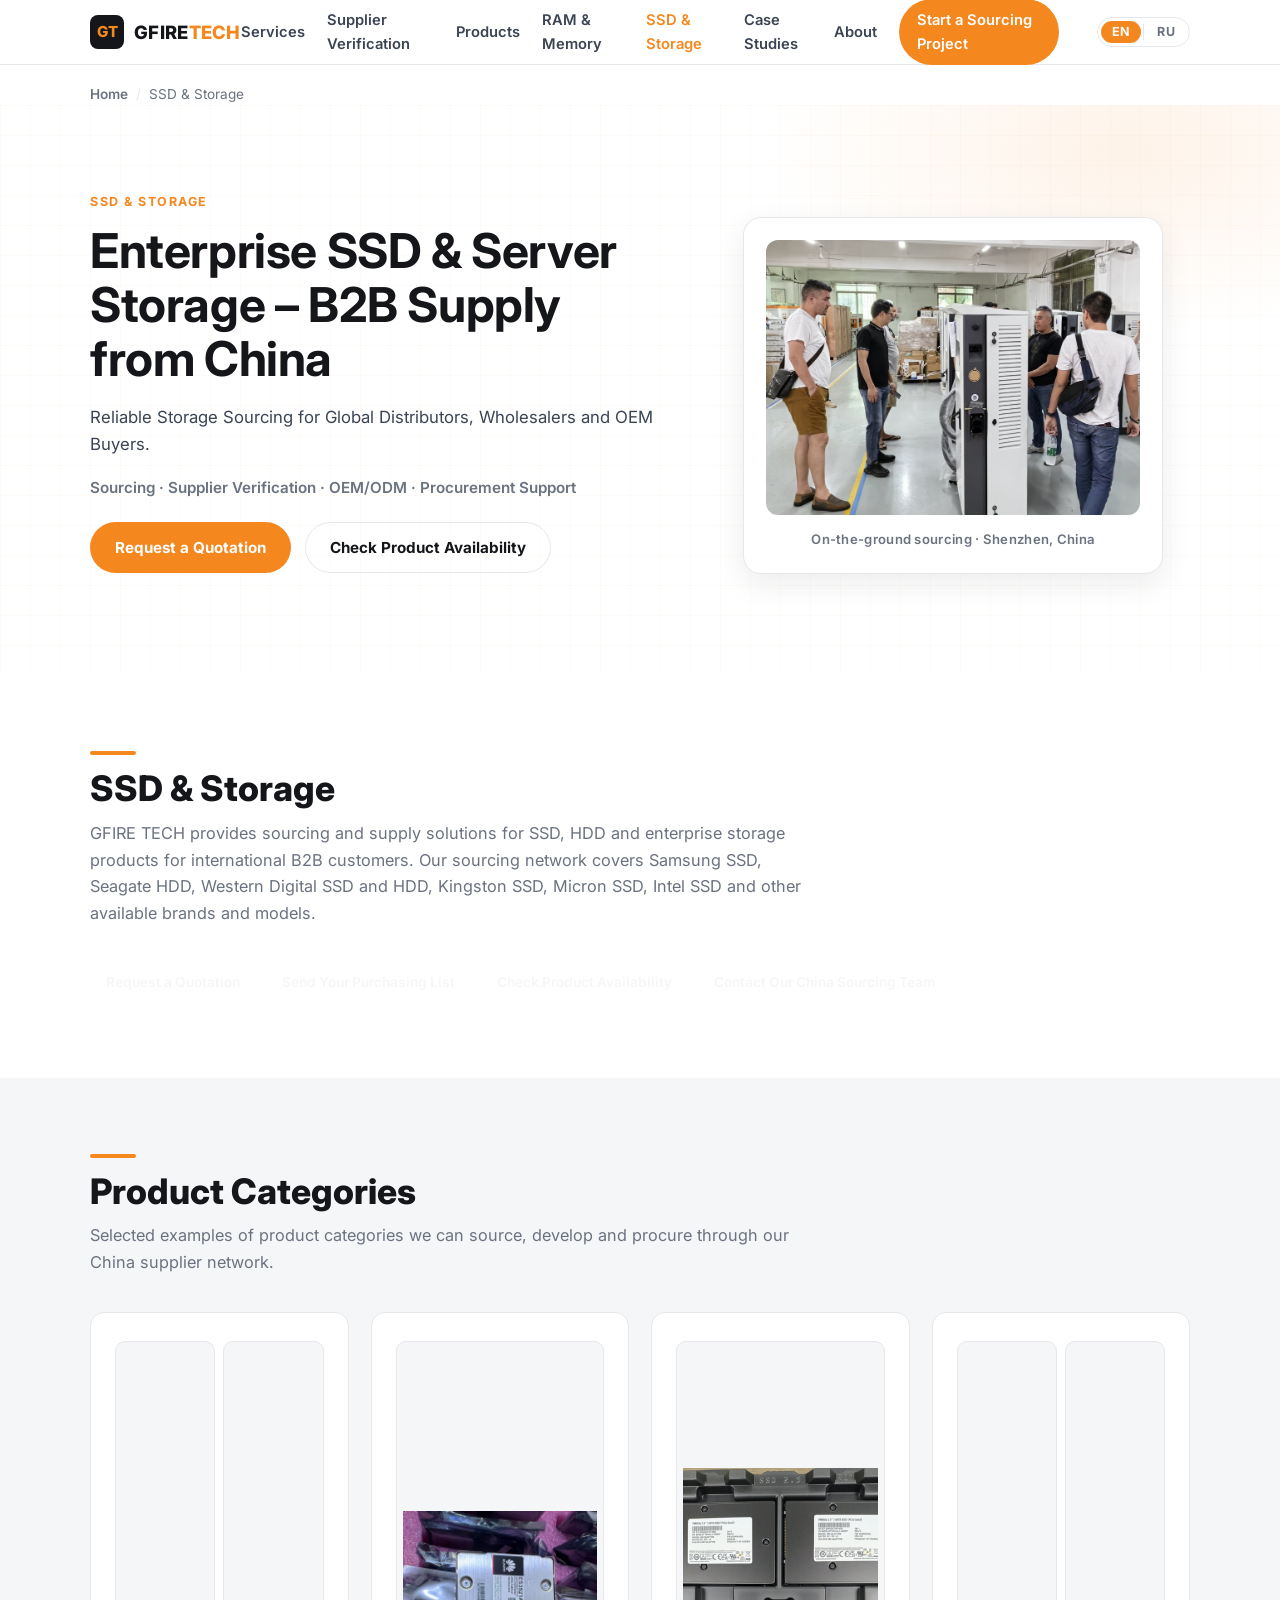
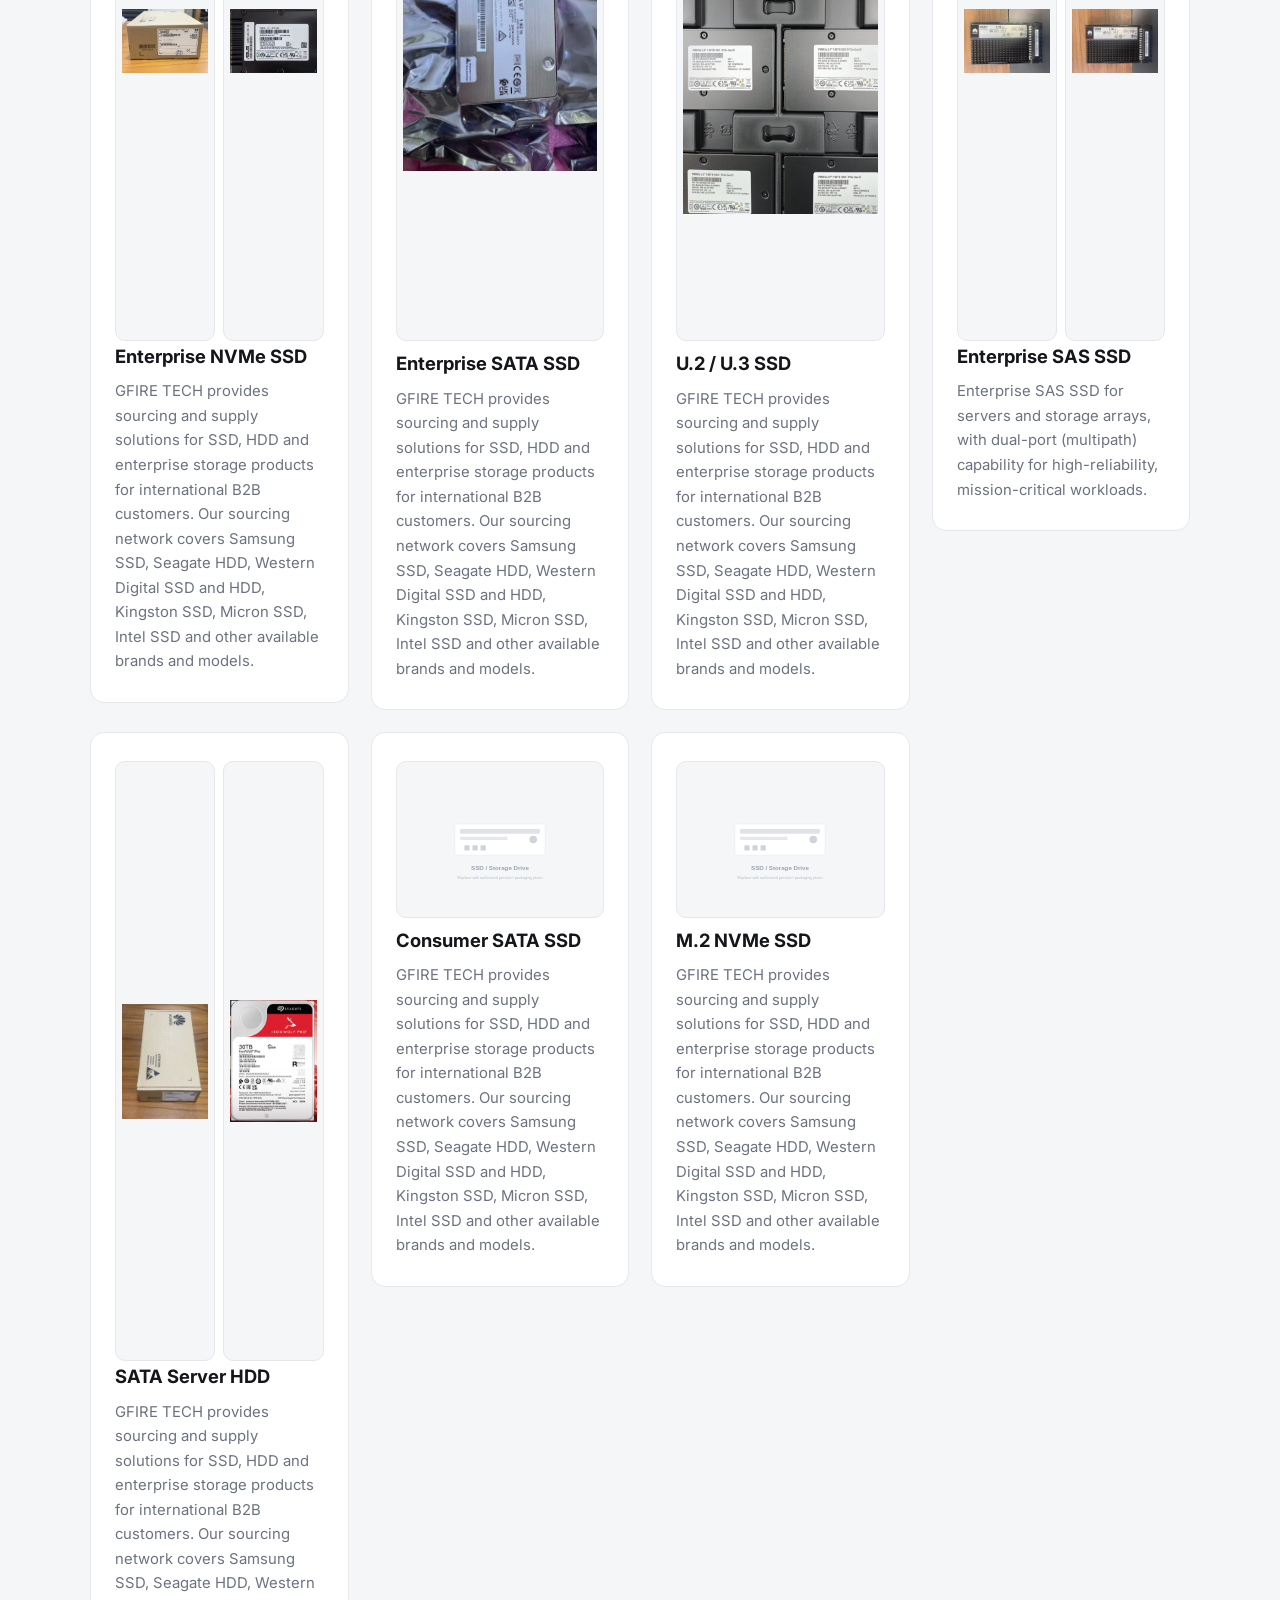
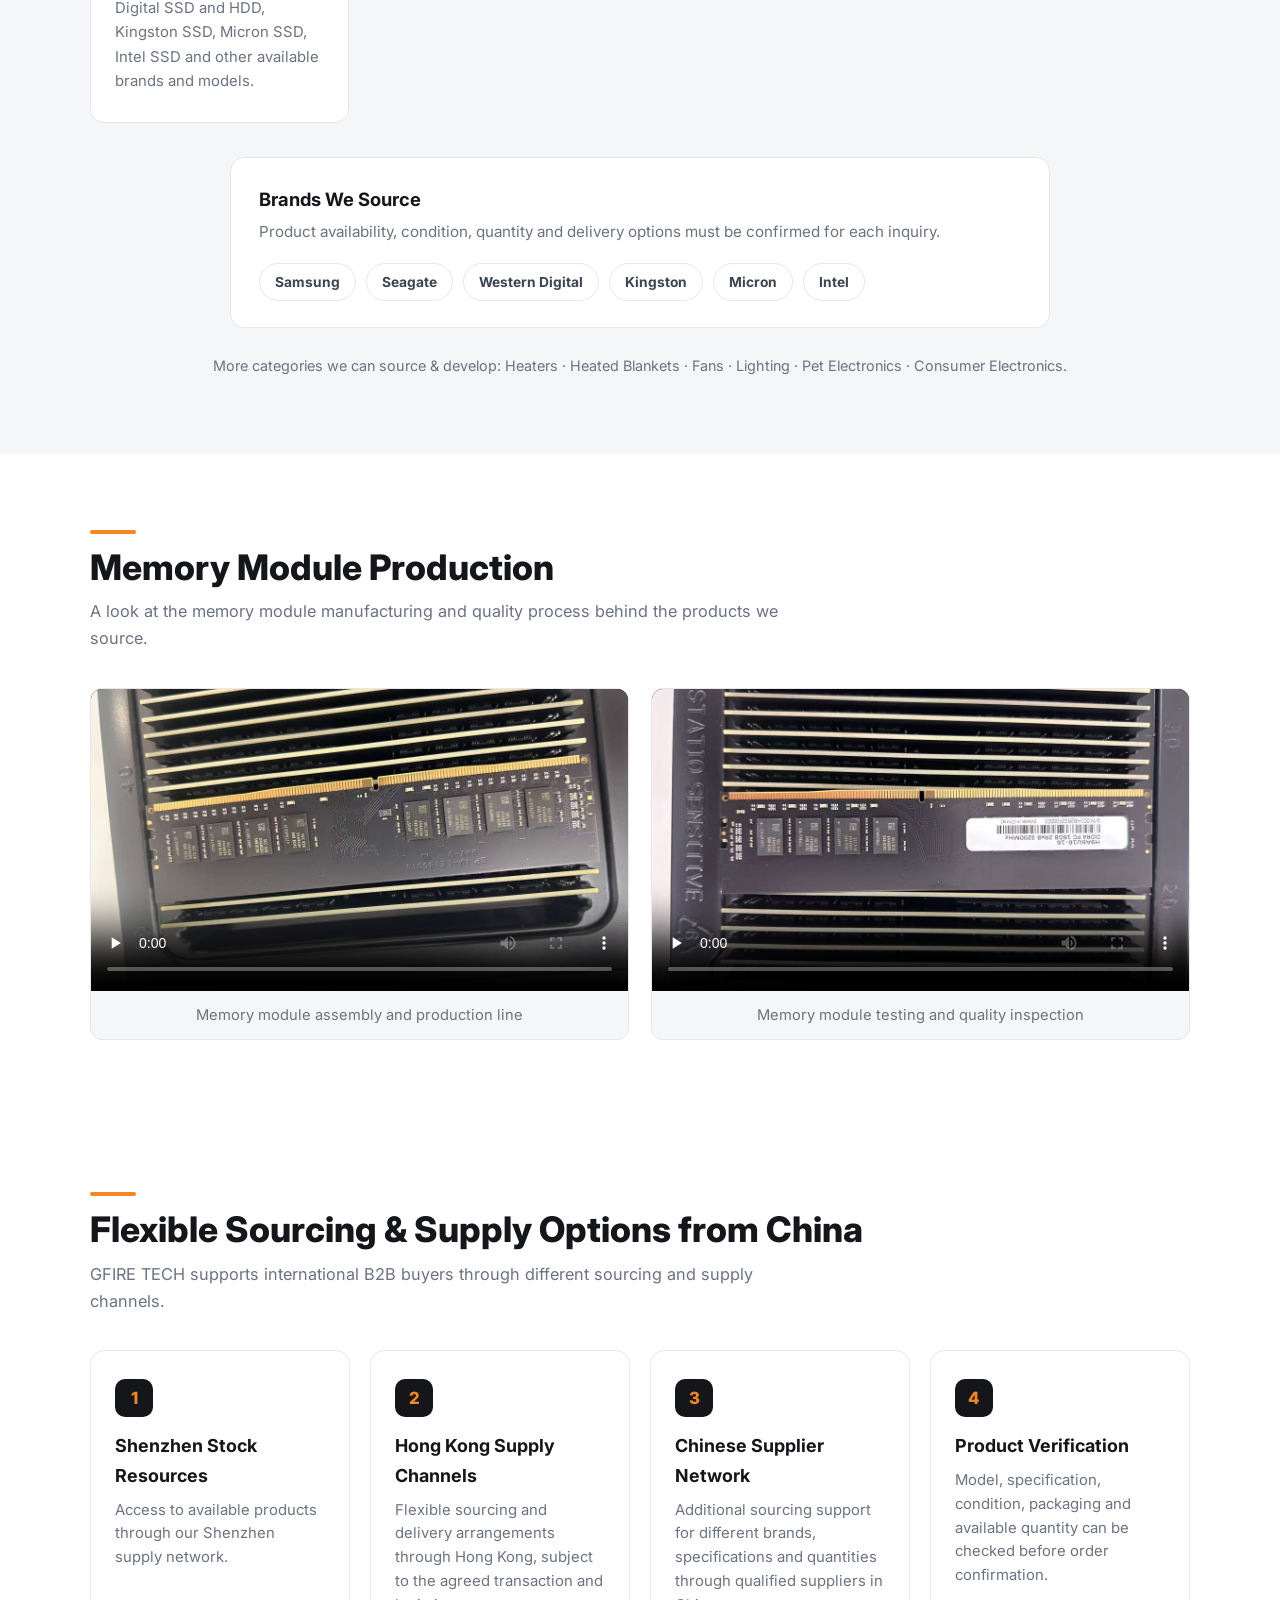
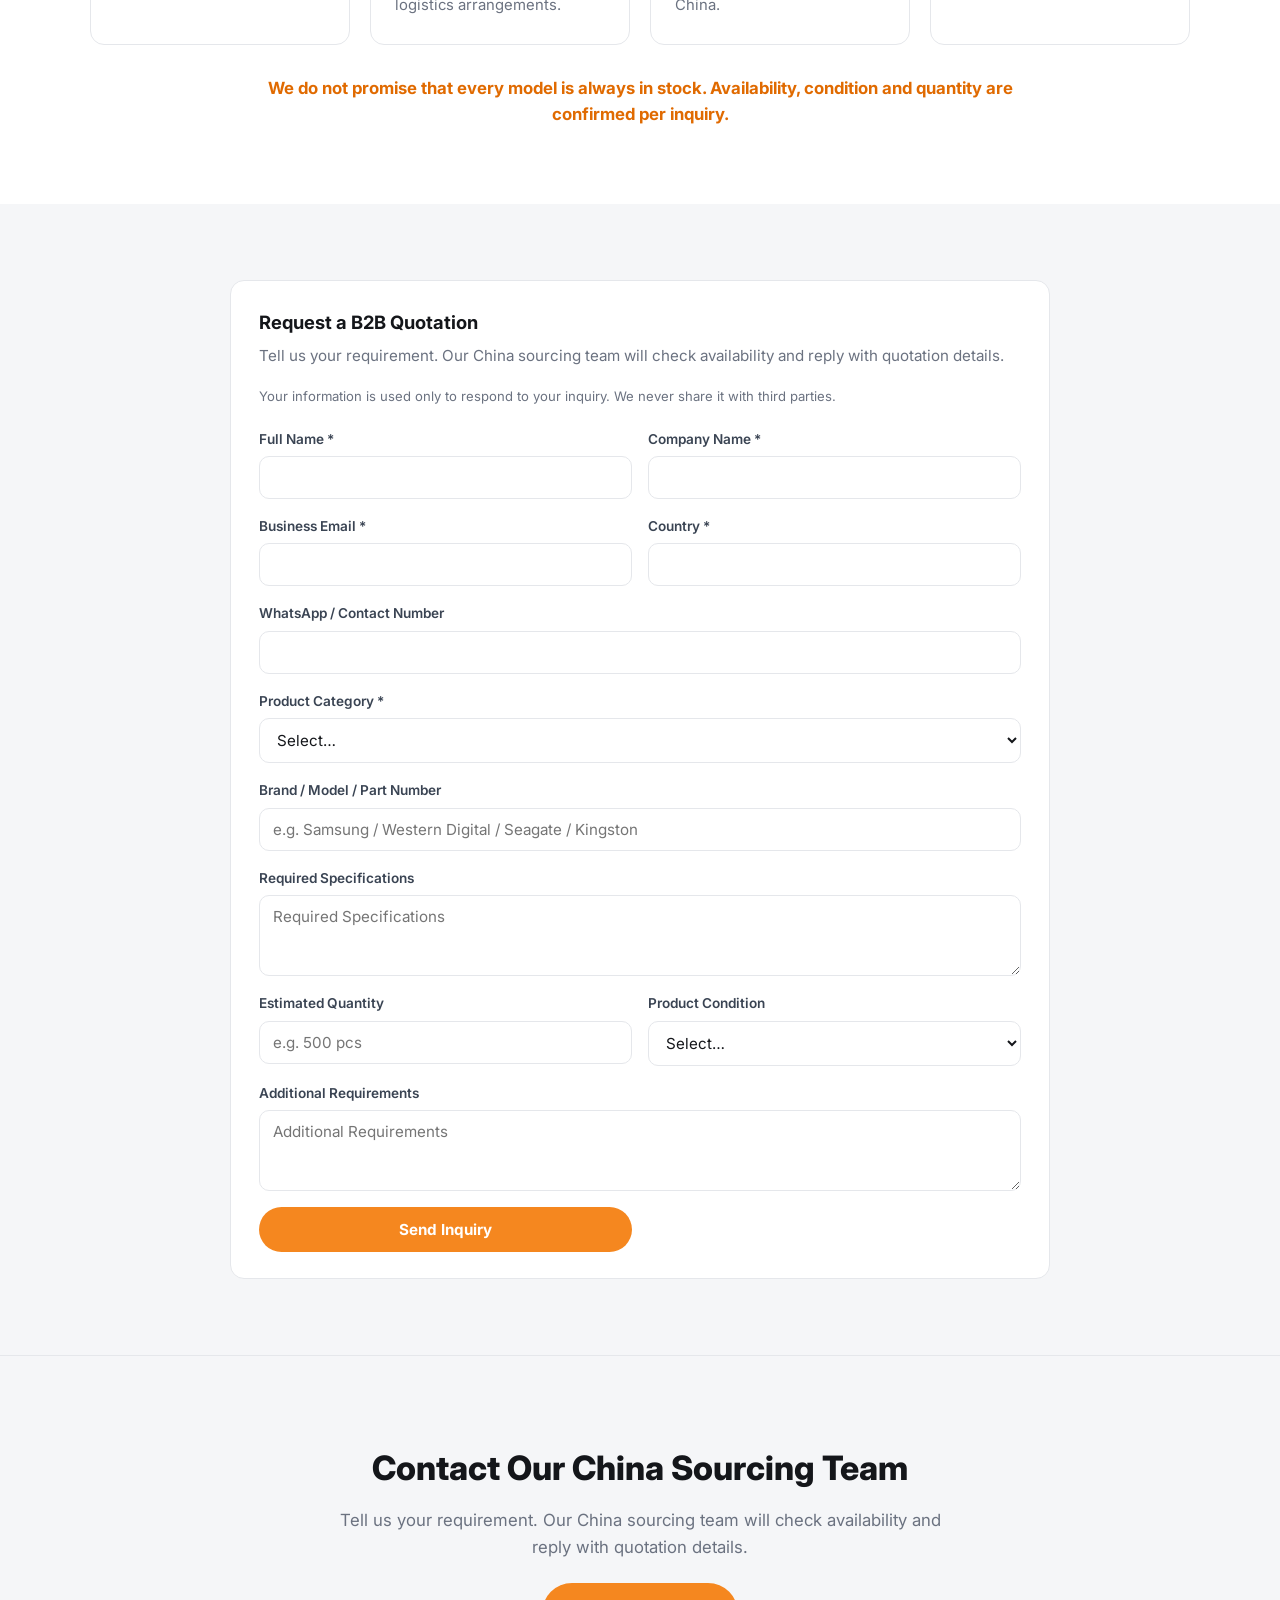
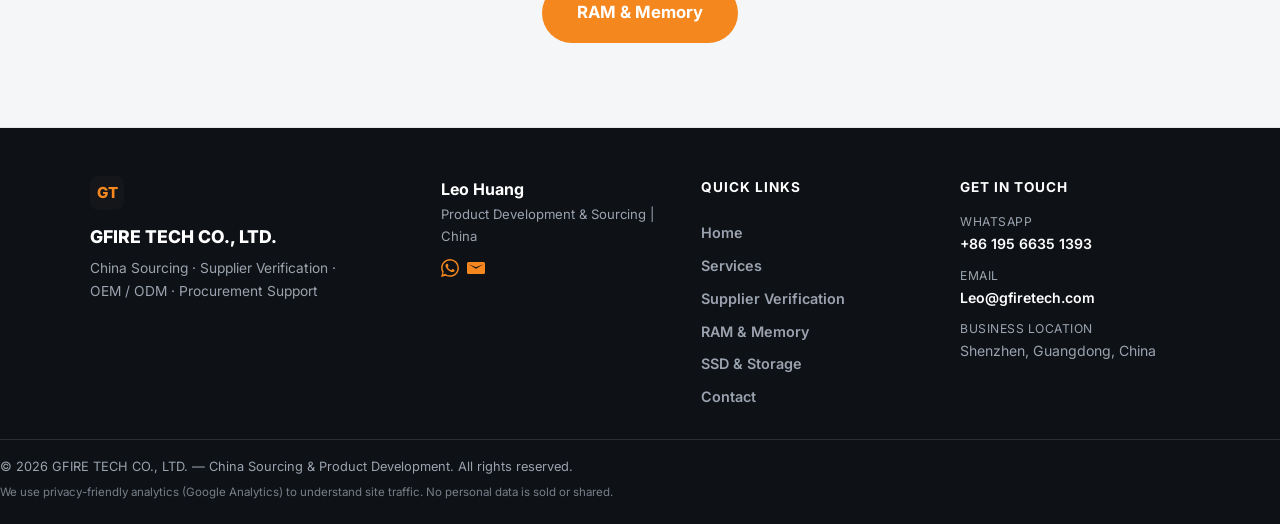
<file: ssd-server-storage/index.html>
<!DOCTYPE html>
<html lang="en">
<head>
  <meta charset="UTF-8" />
  <meta name="viewport" content="width=device-width, initial-scale=1.0" />
  <title data-i18n="ssd_title">Enterprise SSD & Server HDD Supplier in China | GFIRE TECH</title>
  <meta name="description" data-i18n-ph="ssd_desc" content="B2B sourcing of enterprise SSD, NVMe SSD, SATA SSD, SAS and SATA server HDD from China. Multiple brands, Shenzhen stock resources and flexible supply options." />
  <meta name="keywords" content="Enterprise SSD supplier China, SSD wholesale supplier, NVMe SSD wholesale, SATA SSD supplier, Server HDD supplier, SAS HDD wholesale, Enterprise storage sourcing China" />
  <meta name="author" content="GFIRE TECH" />
  <meta name="robots" content="index, follow" />
  <link rel="canonical" href="https://www.gfiretech.com/ssd-server-storage/" />

  <meta property="og:type" content="website" />
  <meta property="og:title" data-i18n-ph="ssd_title" content="Enterprise SSD & Server HDD Supplier in China | GFIRE TECH" />
  <meta property="og:description" data-i18n-ph="ssd_desc" content="B2B sourcing of enterprise SSD, NVMe SSD, SATA SSD, SAS and SATA server HDD from China." />
  <meta property="og:url" content="https://www.gfiretech.com/ssd-server-storage/" />
  <meta property="og:image" content="https://www.gfiretech.com/assets/img/og-cover.jpg" />
  <meta name="twitter:card" content="summary_large_image" />

  <link rel="icon" href="data:image/svg+xml,%3Csvg xmlns='http://www.w3.org/2000/svg' viewBox='0 0 32 32'%3E%3Crect width='32' height='32' rx='6' fill='%2314161a'/%3E%3Ctext x='16' y='22' font-size='18' font-family='Arial' font-weight='bold' fill='%23f5871f' text-anchor='middle'%3EGT%3C/text%3E%3C/svg%3E" />

  <link rel="preconnect" href="https://fonts.googleapis.com" />
  <link rel="preconnect" href="https://fonts.gstatic.com" crossorigin />
  <link href="https://fonts.googleapis.com/css2?family=Inter:wght@400;500;600;700;800&family=Noto+Sans+SC:wght@400;500;700&display=swap" rel="stylesheet" />

  <link rel="stylesheet" href="/assets/css/styles.css" />
  <link rel="stylesheet" href="/assets/css/i18n.css" />

  <script type="application/ld+json">
  {
    "@context": "https://schema.org",
    "@type": "Organization",
    "name": "GFIRE TECH",
    "url": "https://www.gfiretech.com/",
    "logo": "https://www.gfiretech.com/assets/img/og-cover.jpg",
    "description": "China-based B2B sourcing and supply partner for computer & server hardware, including enterprise SSD and server storage.",
    "address": { "@type": "PostalAddress", "addressLocality": "Shenzhen", "addressCountry": "CN" }
  }
  </script>

  <script async src="https://www.googletagmanager.com/gtag/js?id=G-1Q2X55GTQ4"></script>
  <script>
    window.dataLayer = window.dataLayer || [];
    function gtag(){dataLayer.push(arguments);}
    gtag('js', new Date());
    gtag('config', 'G-1Q2X55GTQ4');
  </script>
</head>
<body>
  <header class="site-header" id="top">
    <div class="container nav">
      <a href="/" class="brand" aria-label="GFIRE TECH home">
        <span class="brand-mark">GT</span>
        <span class="brand-name">GFIRE<span class="brand-tech">TECH</span></span>
      </a>
      <button class="nav-toggle" id="navToggle" aria-expanded="false" aria-controls="primaryNav" aria-label="Open menu">
        <span></span><span></span><span></span>
      </button>
      <nav class="primary-nav" id="primaryNav" aria-label="Primary">
        <a href="/services/" data-i18n="nav_services">Services</a>
        <a href="/supplier-verification/" data-i18n="nav_verify">Supplier Verification</a>
        <a href="/#products" data-i18n="nav_products">Products</a>
        <a href="/ram-memory-modules/" data-i18n="nav_ram">RAM & Memory</a>
        <a href="/ssd-server-storage/" class="nav-active" aria-current="page" data-i18n="nav_ssd">SSD & Storage</a>
        <a href="/#cases" data-i18n="nav_cases">Case Studies</a>
        <a href="/#about" data-i18n="nav_about">About</a>
        <a href="/#contact" class="nav-cta" data-i18n="nav_cta">Start a Sourcing Project</a>
        <div class="lang-switcher" role="group" aria-label="Language">
          <button type="button" class="lang-btn active" data-lang="en" aria-pressed="true" onclick="GT_I18N.setLang('en')">EN</button>
          <span class="lang-sep"></span>
          <button type="button" class="lang-btn" data-lang="ru" aria-pressed="false" onclick="GT_I18N.setLang('ru')">RU</button>
        </div>
      </nav>
    </div>
  </header>

  <main>
    <div class="container" style="padding-top:18px;">
      <nav aria-label="Breadcrumb" class="breadcrumb">
        <a href="/" data-i18n="bread_home">Home</a><span aria-hidden="true">/</span><span data-i18n="nav_ssd">SSD & Storage</span>
      </nav>
    </div>

    <!-- HERO -->
    <section class="hero" aria-labelledby="ssdHeroTitle">
      <div class="container hero-grid">
        <div class="hero-copy">
          <p class="eyebrow" data-i18n="nav_ssd">SSD & Storage</p>
          <h1 id="ssdHeroTitle" data-i18n="ssd_h1">Enterprise SSD & Server Storage – B2B Supply from China</h1>
          <p class="lead" data-i18n="ssd_hero_sub">Reliable Storage Sourcing for Global Distributors, Wholesalers and OEM Buyers.</p>
          <p class="hero-tags" data-i18n="hero_tags">Sourcing · Supplier Verification · OEM/ODM · Procurement Support</p>
          <div class="hero-actions">
            <a href="#b2bForm" class="btn btn-primary" data-i18n="cta_requestquote">Request a Quotation</a>
            <a href="#b2bForm" class="btn btn-ghost" data-i18n="cta_checkavail">Check Product Availability</a>
          </div>
        </div>
        <div class="hero-art">
          <figure class="hero-art-card">
            <img src="/assets/img/factory-visit.jpg" alt="GFIRE TECH on-the-ground SSD and server storage sourcing support in China" width="800" height="600" loading="eager">
            <figcaption class="hero-art-cap">On-the-ground sourcing · Shenzhen, China</figcaption>
          </figure>
        </div>
      </div>
    </section>

    <!-- INTRO -->
    <section class="section" id="intro" aria-labelledby="ssdIntroTitle">
      <div class="container">
        <h2 id="ssdIntroTitle" class="section-title" data-i18n="nav_ssd">SSD & Storage</h2>
        <p class="section-sub" data-i18n="ssd_intro">GFIRE TECH provides sourcing and supply solutions for SSD, HDD and enterprise storage products for international B2B customers. Our sourcing network covers Samsung SSD, Seagate HDD, Western Digital SSD and HDD, Kingston SSD, Micron SSD, Intel SSD and other available brands and models.</p>
        <div class="tag-row-center">
          <span class="tag" data-i18n="cta_requestquote">Request a Quotation</span>
          <span class="tag" data-i18n="cta_sendlist">Send Your Purchasing List</span>
          <span class="tag" data-i18n="cta_checkavail">Check Product Availability</span>
          <span class="tag" data-i18n="cta_contactteam">Contact Our China Sourcing Team</span>
        </div>
      </div>
    </section>

    <!-- PRODUCT CATEGORavigation -->
    <section class="section section-alt" id="categories" aria-labelledby="ssdCatTitle">
      <div class="container">
        <h2 id="ssdCatTitle" class="section-title" data-i18n="ssd_cat_t">Product Categories</h2>
        <p class="section-sub" data-i18n="s_products">Selected examples of product categories we can source, develop and procure through our China supplier network.</p>
        <div class="service-grid">
          <article class="service-card">
            <div class="prod-photo-row">
              <img class="prod-photo" src="/assets/img/ssd-nvme-7680t-boxed.jpg" alt="Enterprise NVMe U.2 SSD 7.68TB in original packaging" loading="lazy" width="800" height="600">
              <img class="prod-photo" src="/assets/img/ssd-samsung-pm9d3a.jpg" alt="Samsung PM9D3a 1.92TB enterprise NVMe U.2 SSD" loading="lazy" width="800" height="600">
            </div>
            <h3 data-i18n="ssd_cat1">Enterprise NVMe SSD</h3>
            <p data-i18n="ssd_intro">High-performance NVMe SSD for servers and data centers, multiple capacities and form factors.</p>
          </article>
          <article class="service-card">
            <img class="prod-photo" src="/assets/img/ssd-huawei-es3521a-sata.jpg" alt="Huawei ES3521A V7 1.92TB enterprise SATA SSD" loading="lazy" width="800" height="600">
            <h3 data-i18n="ssd_cat2">Enterprise SATA SSD</h3>
            <p data-i18n="ssd_intro">SATA SSD for enterprise and bulk storage, balanced performance and capacity.</p>
          </article>
          <article class="service-card">
            <img class="prod-photo" src="/assets/img/ssd-samsung-pm983a.jpg" alt="Samsung PM983a 7.68TB enterprise NVMe U.2 SSD" loading="lazy" width="800" height="600">
            <h3 data-i18n="ssd_cat3">U.2 / U.3 SSD</h3>
            <p data-i18n="ssd_intro">Hot-swappable enterprise SSD in U.2 / U.3 form factor for server bays.</p>
          </article>
          <article class="service-card">
            <div class="prod-photo-row">
              <img class="prod-photo" src="/assets/img/ssd-huawei-sas-7.68tb-a.jpg" alt="Huawei HSSD Enterprise SAS SSD 7.68TB" loading="lazy" width="800" height="600">
              <img class="prod-photo" src="/assets/img/ssd-huawei-sas-7.68tb-b.jpg" alt="Huawei HSSD-DTH34J7GN Enterprise SAS SSD 7.68TB" loading="lazy" width="800" height="600">
            </div>
            <h3 data-i18n="ssd_cat4">Enterprise SAS SSD</h3>
            <p data-i18n="ssd_cat4_p">Enterprise SAS SSD for servers and storage arrays, with dual-port (multipath) capability for high-reliability, mission-critical workloads.</p>
          </article>
          <article class="service-card">
            <div class="prod-photo-row">
              <img class="prod-photo" src="/assets/img/ssd-seagate-14tb-sata.jpg" alt="Seagate 14TB 7.2K RPM enterprise SATA 3.5-inch HDD" loading="lazy" width="800" height="600">
              <img class="prod-photo" src="/assets/img/ssd-seagate-ironwolf-30tb-sata.png" alt="Seagate IronWolf Pro 30TB SATA 3.5-inch HDD" loading="lazy" width="800" height="600">
            </div>
            <h3 data-i18n="ssd_cat5">SATA Server HDD</h3>
            <p data-i18n="ssd_intro">SATA HDD for capacity storage, cost-effective nearline and enterprise options.</p>
          </article>
          <article class="service-card">
            <img class="prod-photo" src="/assets/img/ssd-placeholder.svg" alt="Consumer SATA SSD">
            <h3 data-i18n="ssd_cat6">Consumer SATA SSD</h3>
            <p data-i18n="ssd_intro">SATA SSD for PC upgrades and retail, multiple capacities and brands.</p>
          </article>
          <article class="service-card">
            <img class="prod-photo" src="/assets/img/ssd-placeholder.svg" alt="M.2 NVMe SSD">
            <h3 data-i18n="ssd_cat7">M.2 NVMe SSD</h3>
            <p data-i18n="ssd_intro">Compact M.2 NVMe SSD for desktops, laptops and embedded systems.</p>
          </article>
        </div>

        <div class="verify-report" style="margin-top:34px;">
          <h3 class="verify-report-title" data-i18n="ssd_brands_t">Brands We Source</h3>
          <p class="verify-report-sub" data-i18n="ssd_brands_p">Product availability, condition, quantity and delivery options must be confirmed for each inquiry.</p>
          <div class="brand-chips">
            <span class="tag">Samsung</span>
            <span class="tag">Seagate</span>
            <span class="tag">Western Digital</span>
            <span class="tag">Kingston</span>
            <span class="tag">Micron</span>
            <span class="tag">Intel</span>
          </div>
        </div>

        <p class="more-cats" data-i18n="more_cats">More categories we can source & develop: Heaters · Heated Blankets · Fans · Lighting · Pet Electronics · Consumer Electronics.</p>
      </div>
    </section>

    <!-- Factory Production -->
    <section class="section" id="factory" aria-labelledby="ssdFactoryTitle">
      <div class="container">
        <h2 id="ssdFactoryTitle" class="section-title" data-i18n="factory_t">Memory Module Production</h2>
        <p class="section-sub" data-i18n="factory_s">A look at the memory module manufacturing and quality process behind the products we source.</p>
        <div class="video-grid">
          <figure class="video-fig">
            <video class="factory-video" controls preload="none" playsinline poster="/assets/img/ram-desktop-ddr4-tray.jpg" aria-label="Memory module production video 1">
              <source src="/assets/videos/factory-memory-01.mp4" type="video/mp4" />
            </video>
            <figcaption data-i18n="factory_cap1">Memory module assembly and production line</figcaption>
          </figure>
          <figure class="video-fig">
            <video class="factory-video" controls preload="none" playsinline poster="/assets/img/ram-desktop-ddr4-16gb-3200.jpg" aria-label="Memory module production video 2">
              <source src="/assets/videos/factory-memory-02.mp4" type="video/mp4" />
            </video>
            <figcaption data-i18n="factory_cap2">Memory module testing and quality inspection</figcaption>
          </figure>
        </div>
      </div>
    </section>

    <!-- China Supply Advantage -->
    <section class="section" id="supply" aria-labelledby="ssdSupplyTitle">
      <div class="container">
        <h2 id="ssdSupplyTitle" class="section-title" data-i18n="supply_adv_t">Flexible Sourcing & Supply Options from China</h2>
        <p class="section-sub" data-i18n="supply_adv_s">GFIRE TECH supports international B2B buyers through different sourcing and supply channels.</p>
        <div class="advantage-grid">
          <div class="advantage-card">
            <span class="advantage-no">1</span>
            <h3 data-i18n="adv1_t">Shenzhen Stock Resources</h3>
            <p data-i18n="adv1_p">Access to available products through our Shenzhen supply network.</p>
          </div>
          <div class="advantage-card">
            <span class="advantage-no">2</span>
            <h3 data-i18n="adv2_t">Hong Kong Supply Channels</h3>
            <p data-i18n="adv2_p">Flexible sourcing and delivery arrangements through Hong Kong, subject to the agreed transaction and logistics arrangements.</p>
          </div>
          <div class="advantage-card">
            <span class="advantage-no">3</span>
            <h3 data-i18n="adv3_t">Chinese Supplier Network</h3>
            <p data-i18n="adv3_p">Additional sourcing support for different brands, specifications and quantities through qualified suppliers in China.</p>
          </div>
          <div class="advantage-card">
            <span class="advantage-no">4</span>
            <h3 data-i18n="adv4_t">Product Verification</h3>
            <p data-i18n="adv4_p">Model, specification, condition, packaging and available quantity can be checked before order confirmation.</p>
          </div>
        </div>
        <p class="verify-note" data-i18n="supply_note">We do not promise that every model is always in stock. Availability, condition and quantity are confirmed per inquiry.</p>
      </div>
    </section>

    <!-- B2B QUOTATION FORM -->
    <section class="section section-alt" id="b2bForm" aria-labelledby="ssdB2bTitle">
      <div class="container">
        <div class="verify-report" style="margin:0 auto;">
          <h3 class="verify-report-title" data-i18n="b2b_form_t">Request a B2B Quotation</h3>
          <p class="verify-report-sub" data-i18n="b2b_form_intro">Tell us your requirement. Our China sourcing team will check availability and reply with quotation details.</p>

          <form class="quote-form" id="b2bFormEl" action="https://formspree.io/f/xyegodab" method="POST" novalidate>
            <p class="form-privacy" data-i18n="b2b_privacy">Your information is used only to respond to your inquiry. We never share it with third parties.</p>
            <input type="hidden" name="_subject" value="New B2B RFQ (SSD & Storage) - gfiretech.com" />
            <input type="text" name="_gotcha" class="hidden-field" tabindex="-1" autocomplete="off" aria-hidden="true" />

            <div class="field">
              <label for="b2b_name" data-i18n="b2b_name">Full Name *</label>
              <input type="text" id="b2b_name" name="name" autocomplete="name" required />
            </div>
            <div class="field">
              <label for="b2b_company" data-i18n="b2b_company">Company Name *</label>
              <input type="text" id="b2b_company" name="company" autocomplete="organization" required />
            </div>
            <div class="field">
              <label for="b2b_email" data-i18n="b2b_email">Business Email *</label>
              <input type="email" id="b2b_email" name="email" autocomplete="email" required />
            </div>
            <div class="field">
              <label for="b2b_country" data-i18n="b2b_country">Country *</label>
              <input type="text" id="b2b_country" name="country" autocomplete="country-name" required />
            </div>
            <div class="field field-full">
              <label for="b2b_whatsapp" data-i18n="b2b_whatsapp">WhatsApp / Contact Number</label>
              <input type="text" id="b2b_whatsapp" name="whatsapp" />
            </div>
            <div class="field field-full">
              <label for="b2b_category" data-i18n="b2b_category">Product Category *</label>
              <select id="b2b_category" name="product_category" required>
                <option value="" data-i18n="form_odm_select">Select…</option>
                <option value="CXMT Memory Modules" data-i18n="b2b_cat_cxmt">CXMT Memory Modules</option>
                <option value="DDR4 RAM" data-i18n="b2b_cat_ddr4">DDR4 RAM</option>
                <option value="DDR5 RAM" data-i18n="b2b_cat_ddr5">DDR5 RAM</option>
                <option value="Server ECC Memory" data-i18n="b2b_cat_ecc">Server ECC Memory</option>
                <option value="Enterprise SSD" data-i18n="b2b_cat_ssd">Enterprise SSD</option>
                <option value="Server HDD" data-i18n="b2b_cat_hdd">Server HDD</option>
                <option value="Other Computer Components" data-i18n="b2b_cat_other">Other Computer Components</option>
              </select>
            </div>
            <div class="field field-full">
              <label for="b2b_brand" data-i18n="b2b_brand">Brand / Model / Part Number</label>
              <input type="text" id="b2b_brand" name="brand_model" placeholder="e.g. Samsung / Western Digital / Seagate / Kingston" />
            </div>
            <div class="field field-full">
              <label for="b2b_spec" data-i18n="b2b_spec">Required Specifications</label>
              <textarea id="b2b_spec" name="specifications" rows="3" data-i18n-ph="b2b_spec" placeholder="NVMe / SATA / SAS, capacity, interface, enterprise or consumer, quantity plan…"></textarea>
            </div>
            <div class="field">
              <label for="b2b_qty" data-i18n="b2b_qty">Estimated Quantity</label>
              <input type="text" id="b2b_qty" name="quantity" placeholder="e.g. 500 pcs" />
            </div>
            <div class="field">
              <label for="b2b_condition" data-i18n="b2b_condition">Product Condition</label>
              <select id="b2b_condition" name="condition">
                <option value="" data-i18n="form_odm_select">Select…</option>
                <option value="New Original" data-i18n="b2b_cond_new">New Original</option>
                <option value="Used / Pulled" data-i18n="b2b_cond_used">Used / Pulled</option>
                <option value="Other" data-i18n="b2b_cond_other">Other / Please Advise</option>
              </select>
            </div>
            <div class="field field-full">
              <label for="b2b_extra" data-i18n="b2b_extra">Additional Requirements</label>
              <textarea id="b2b_extra" name="message" rows="3" data-i18n-ph="b2b_extra" placeholder="Packaging, certification, delivery, target price…"></textarea>
            </div>
            <p class="form-status" id="b2bStatus" role="status" aria-live="polite" hidden></p>
            <button type="submit" class="btn btn-primary btn-block" data-i18n="b2b_submit">Send Inquiry</button>
          </form>
        </div>
      </div>
    </section>

    <!-- MID CTA -->
    <section class="section section-mid-cta" aria-labelledby="ssdMidTitle">
      <div class="container mid-cta-inner">
        <h2 id="ssdMidTitle" data-i18n="cta_contactteam">Contact Our China Sourcing Team</h2>
        <p data-i18n="b2b_form_intro">Tell us your requirement. Our China sourcing team will check availability and reply with quotation details.</p>
        <a href="/ram-memory-modules/" class="btn btn-primary btn-lg" data-i18n="nav_ram">RAM & Memory</a>
      </div>
    </section>
  </main>

  <footer class="site-footer">
    <div class="container footer-grid">
      <div>
        <span class="brand-mark">GT</span>
        <p class="footer-brand">GFIRE TECH CO., LTD.</p>
        <p class="footer-note" data-i18n="footer_note">China Sourcing · Supplier Verification · OEM / ODM · Procurement Support</p>
      </div>
      <div class="footer-person">
        <p class="footer-person-name" data-i18n="contact_leo_name">Leo Huang</p>
        <p class="footer-person-role" data-i18n="contact_leo_role">Product Development & Sourcing | China</p>
        <div class="footer-social">
          <a class="social-icon whatsapp" href="https://wa.me/8619566351393" target="_blank" rel="noopener" aria-label="Chat on WhatsApp"><svg width="18" height="18" viewBox="0 0 24 24" aria-hidden="true"><path fill="currentColor" d="M.057 24l1.687-6.163a11.867 11.867 0 0 1-1.587-5.946C.16 5.335 5.495 0 12.05 0a11.817 11.817 0 0 1 8.413 3.488 11.824 11.824 0 0 1 3.48 8.414c-.003 6.557-5.338 11.892-11.893 11.892a11.9 11.9 0 0 1-5.688-1.448L.057 24zm6.597-3.807c1.676.995 3.276 1.591 5.392 1.592 5.448 0 9.886-4.434 9.889-9.885.002-5.462-4.415-9.89-9.881-9.892-5.452 0-9.887 4.434-9.889 9.884a9.86 9.86 0 0 0 1.51 5.264l-.999 3.648 3.978-1.043zm11.387-5.464c-.074-.124-.272-.198-.57-.347-.297-.149-1.758-.868-2.031-.967-.272-.099-.47-.149-.669.149-.198.297-.768.967-.941 1.165-.173.198-.347.223-.644.074-.297-.149-1.255-.489-2.39-1.56-.883-.834-1.48-1.865-1.654-2.163-.173-.297-.018-.458.13-.606.134-.133.297-.347.446-.521.151-.172.2-.296.3-.495.099-.198.05-.372-.025-.521-.075-.148-.669-1.611-.916-2.206-.242-.579-.487-.501-.669-.51l-.57-.01c-.198 0-.52.074-.792.372-.272.297-1.04 1.016-1.04 2.479 0 1.462 1.065 2.875 1.213 3.074.149.198 2.095 3.2 5.076 4.487.709.306 1.262.489 1.694.626.712.226 1.36.194 1.872.118.571-.085 1.758-.719 2.006-1.413.248-.694.248-1.289.173-1.413z"/></svg></a>
          <a class="social-icon email" href="mailto:Leo@gfiretech.com" aria-label="Email Leo"><svg width="18" height="18" viewBox="0 0 24 24" aria-hidden="true"><path fill="currentColor" d="M2 4h20a2 2 0 0 1 2 2v12a2 2 0 0 1-2 2H2a2 2 0 0 1-2-2V6a2 2 0 0 1 2-2zm10 7L2 7v.01L12 13l10-5.99V7l-10 4z"/></svg></a>
        </div>
      </div>
      <nav class="footer-nav" aria-label="Footer">
        <h4 class="footer-col-title" data-i18n="footer_quicklinks">Quick Links</h4>
        <a href="/" data-i18n="nav_home">Home</a>
        <a href="/services/" data-i18n="nav_services">Services</a>
        <a href="/supplier-verification/" data-i18n="nav_verify">Supplier Verification</a>
        <a href="/ram-memory-modules/" data-i18n="nav_ram">RAM & Memory</a>
        <a href="/ssd-server-storage/" data-i18n="nav_ssd">SSD & Storage</a>
        <a href="/#contact" data-i18n="nav_contact">Contact</a>
      </nav>
      <div class="footer-contact">
        <h4 class="footer-col-title" data-i18n="footer_getintouch">Get in Touch</h4>
        <ul class="footer-contact-list">
          <li><span data-i18n="footer_whatsapp">WhatsApp</span><a href="tel:+8619566351393">+86 195 6635 1393</a></li>
          <li><span data-i18n="footer_email">Email</span><a href="mailto:Leo@gfiretech.com">Leo@gfiretech.com</a></li>
          <li><span data-i18n="footer_location">Business Location</span>Shenzhen, Guangdong, China</li>
        </ul>
      </div>
    </div>
    <div class="footer-bottom">
      <p data-i18n="footer_rights">© 2026 GFIRE TECH CO., LTD. — China Sourcing & Product Development. All rights reserved.</p>
      <p class="footer-privacy" data-i18n="footer_privacy">We use privacy-friendly analytics (Google Analytics) to understand site traffic. No personal data is sold or shared.</p>
    </div>
  </footer>

  <script src="/assets/js/main.js"></script>
  <script src="/assets/js/i18n.js"></script>
  <script>
  (function () {
    var form = document.getElementById('b2bFormEl');
    if (!form) return;
    var status = document.getElementById('b2bStatus');
    var ENDPOINT = "https://formspree.io/f/xyegodab";
    function t(k) {
      var lang = (window.GT_I18N && window.GT_I18N.getLang) ? window.GT_I18N.getLang() : 'en';
      var D = (window.GT_I18N && window.GT_I18N.dict) ? window.GT_I18N.dict : null;
      if (D && D[lang] && D[lang][k]) return D[lang][k];
      if (D && D.en && D.en[k]) return D.en[k];
      return '';
    }
    form.addEventListener('submit', function (e) {
      e.preventDefault();
      var gotcha = form.querySelector('[name="_gotcha"]');
      if (gotcha && gotcha.value) return;
      var name = form.querySelector('#b2b_name');
      var company = form.querySelector('#b2b_company');
      var email = form.querySelector('#b2b_email');
      var country = form.querySelector('#b2b_country');
      var cat = form.querySelector('#b2b_category');
      if (!name.value.trim() || !company.value.trim() || !email.value.trim() || !country.value.trim() || !cat.value) {
        status.textContent = t('b2b_err_required'); status.className = 'form-status err'; status.hidden = false; return;
      }
      if (!/^[^\s@]+@[^\s@]+\.[^\s@]+$/.test(email.value.trim())) {
        status.textContent = t('b2b_err_email'); status.className = 'form-status err'; status.hidden = false; return;
      }
      status.textContent = t('b2b_sending'); status.className = 'form-status'; status.hidden = false;
      fetch(ENDPOINT, { method: 'POST', body: new FormData(form), headers: { Accept: 'application/json' } })
        .then(function (r) {
          if (r.ok) { status.textContent = t('b2b_success'); status.className = 'form-status ok'; status.hidden = false; form.reset(); }
          else { throw new Error('submit failed'); }
        })
        .catch(function () { status.textContent = t('form_status_neterr'); status.className = 'form-status err'; status.hidden = false; });
    });
  })();
  </script>
</body>
</html>
</file>
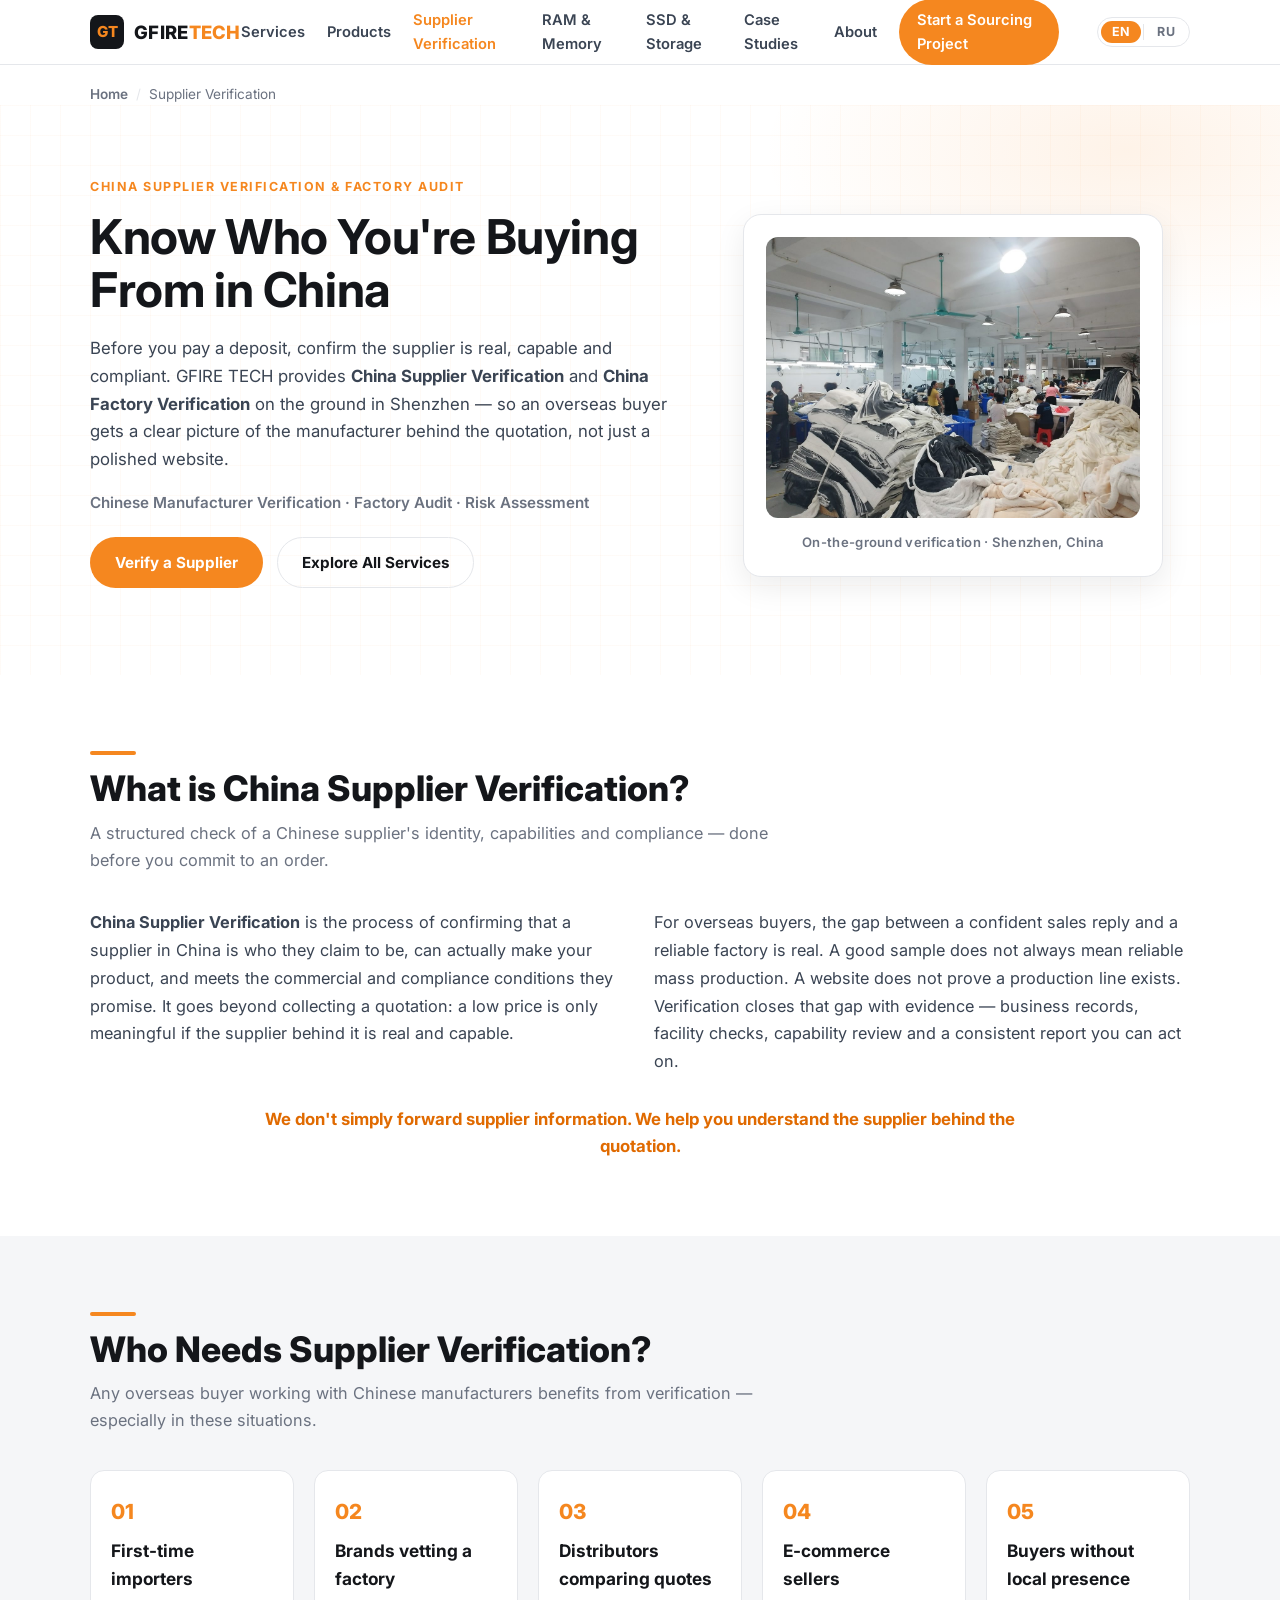
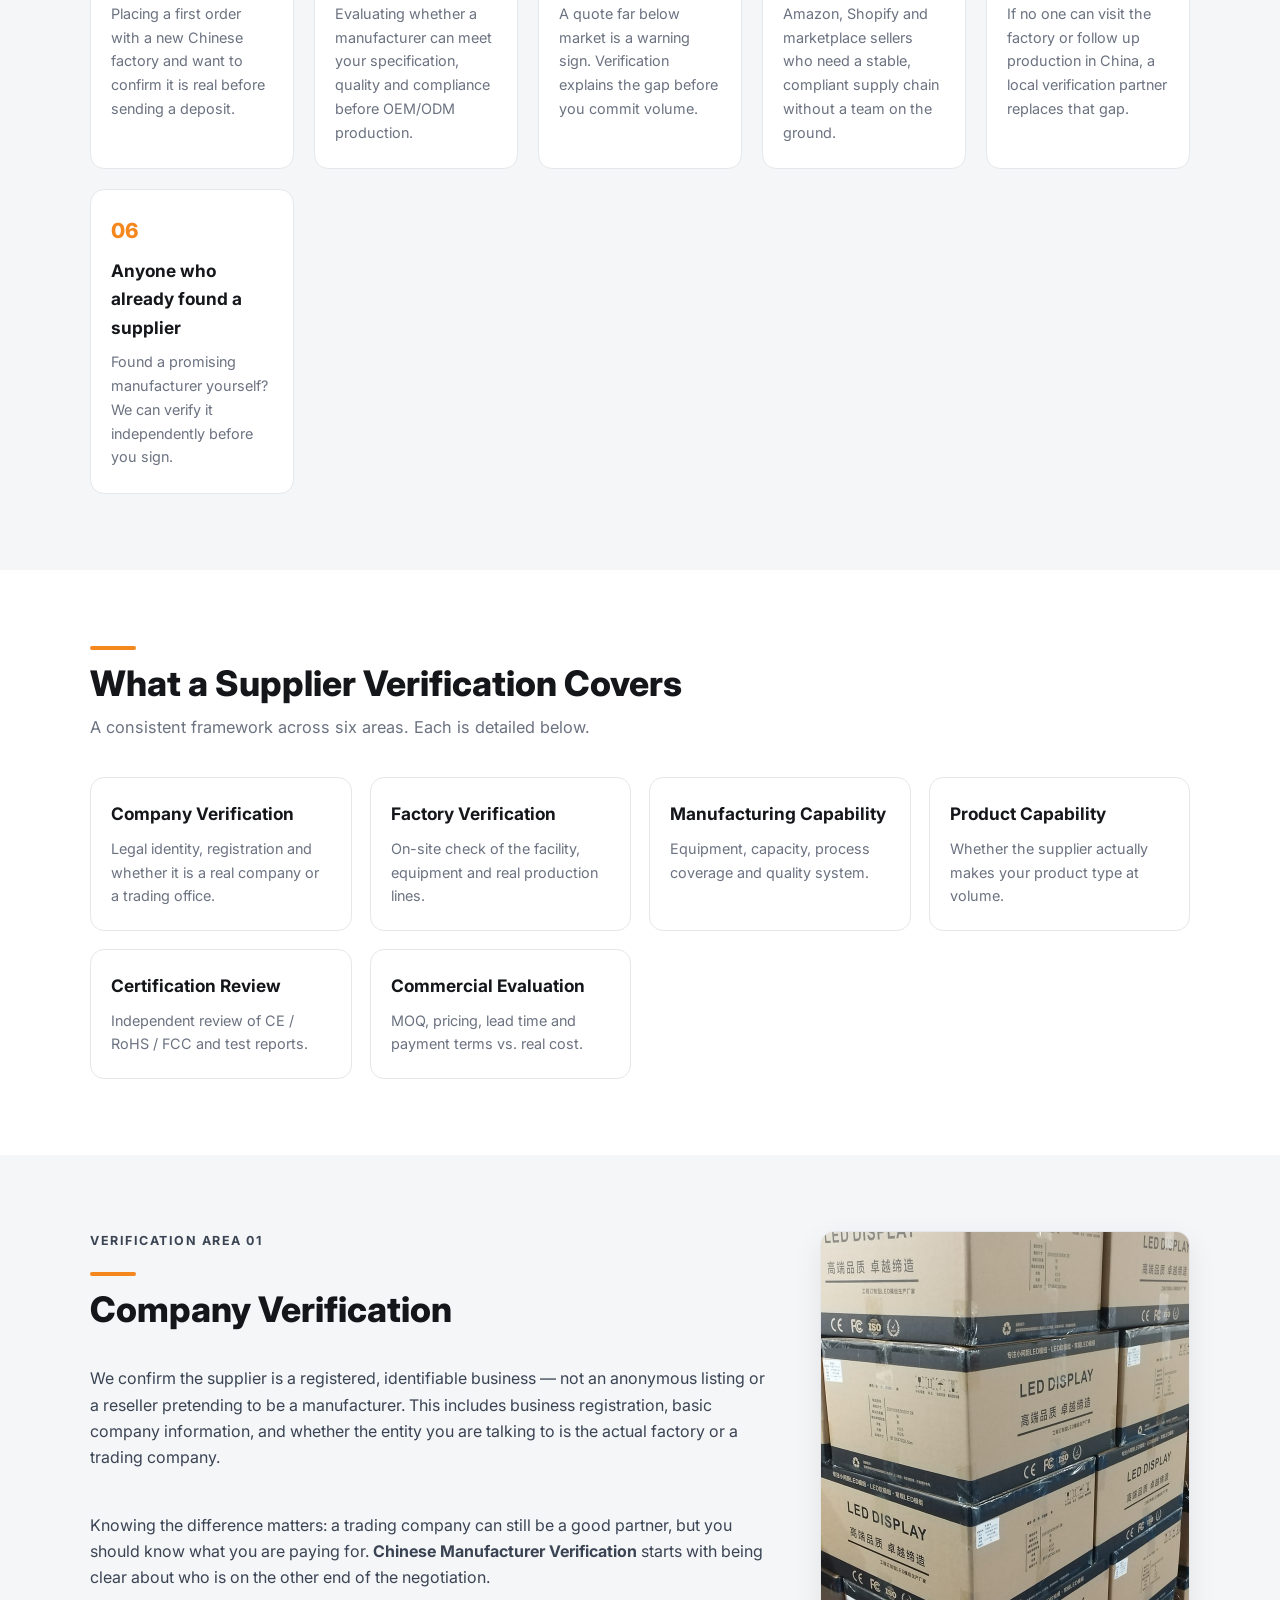
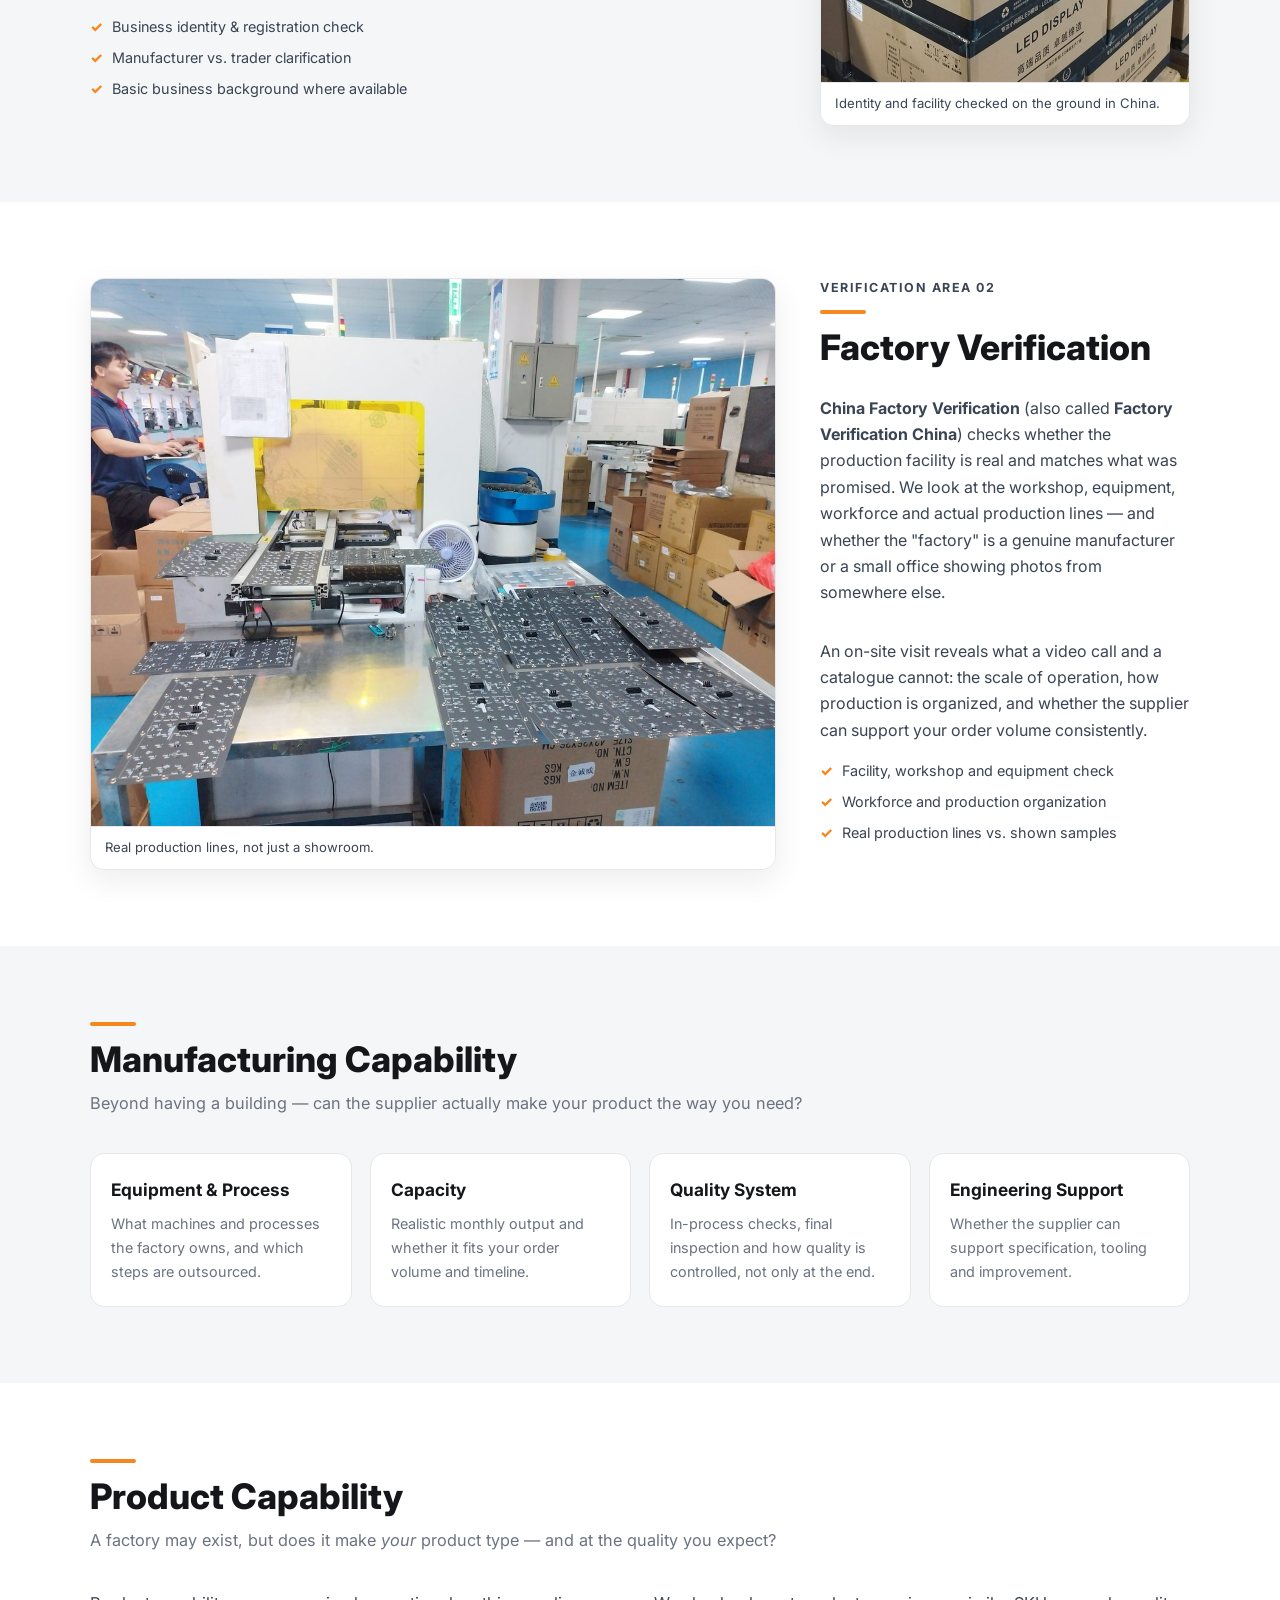
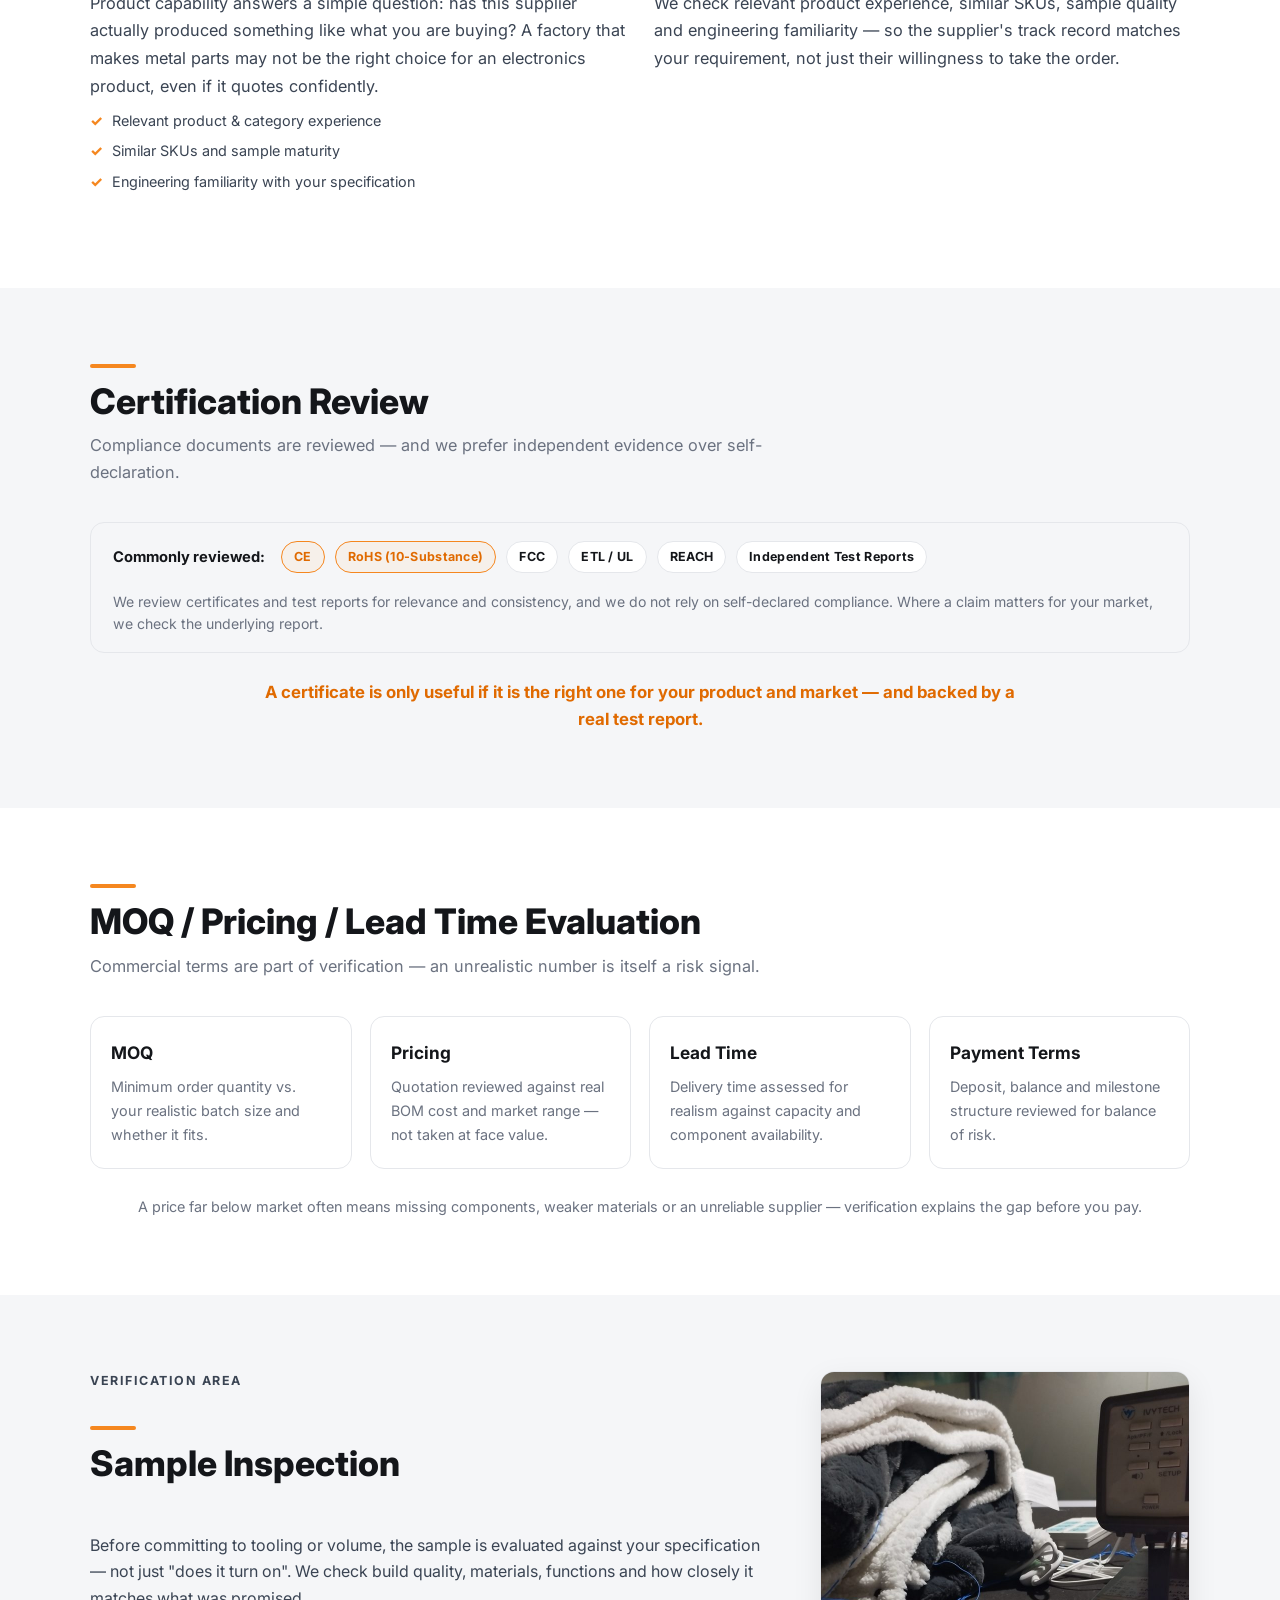
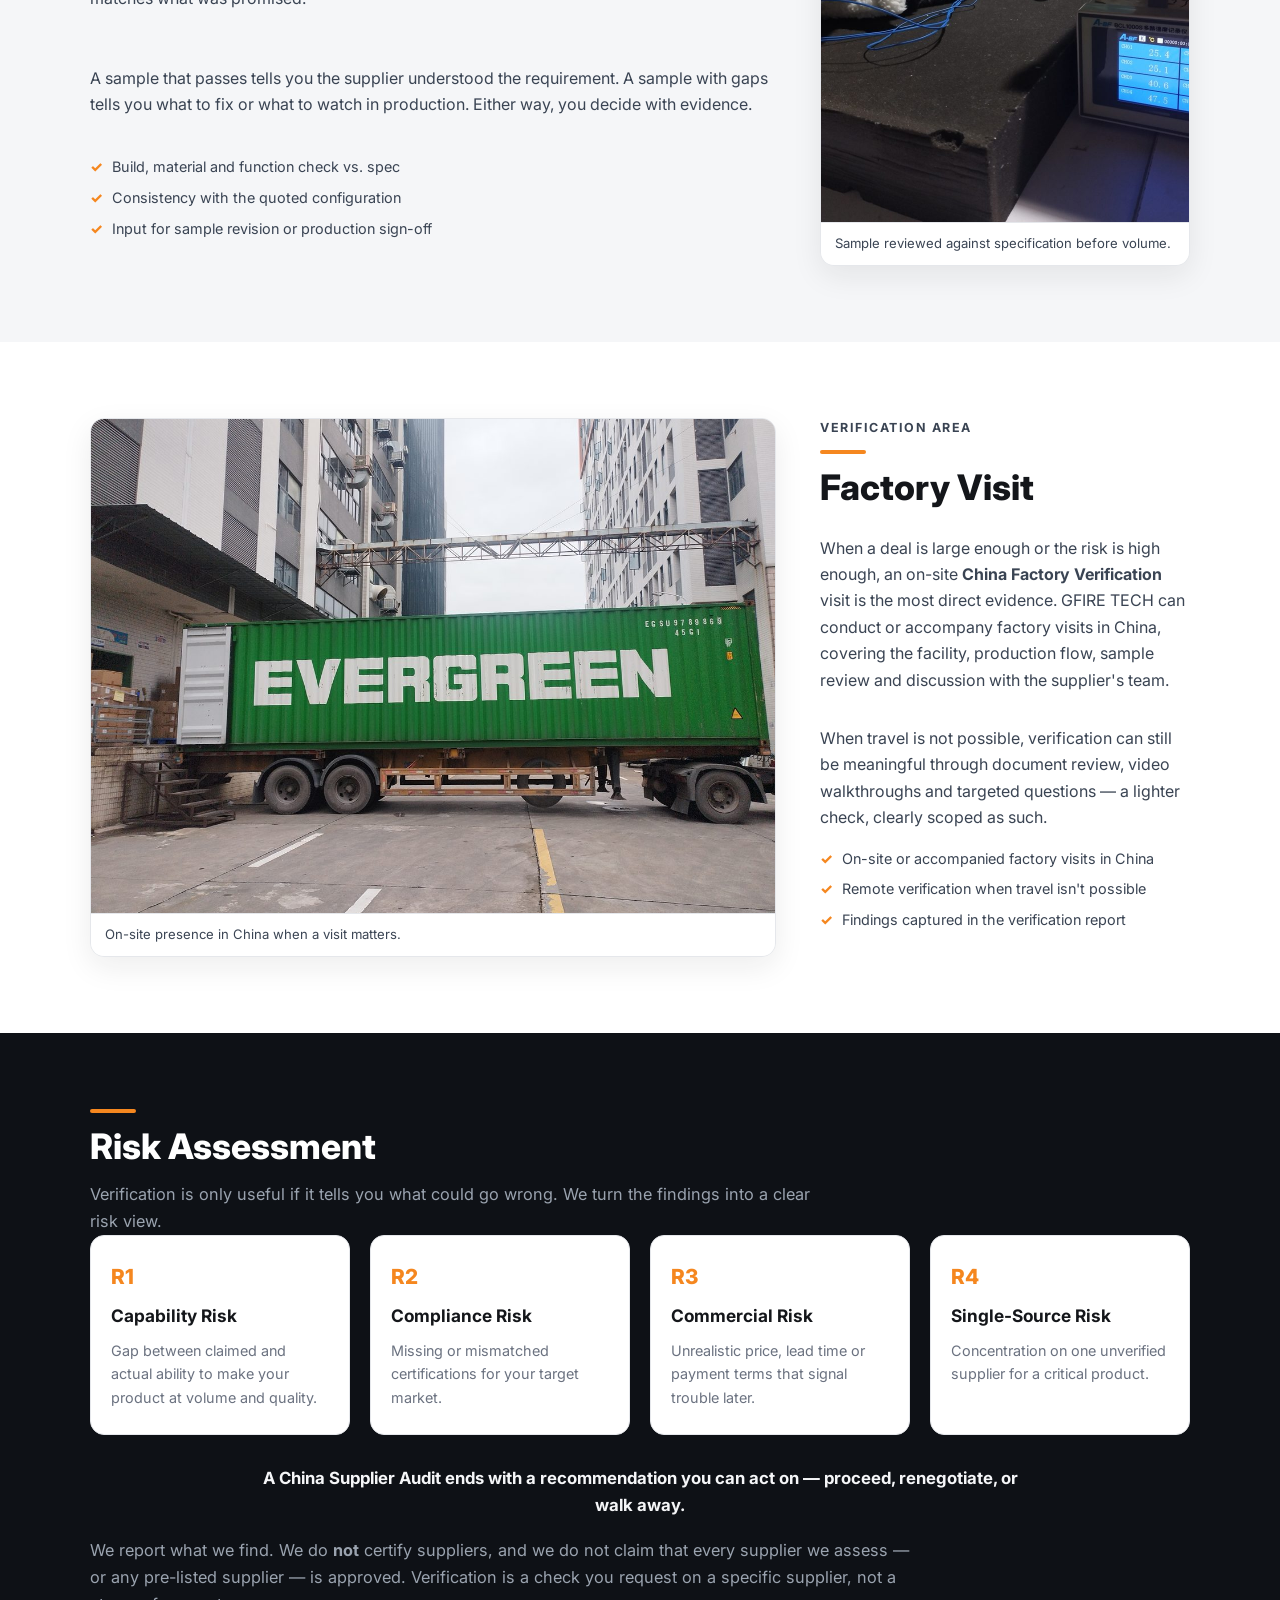
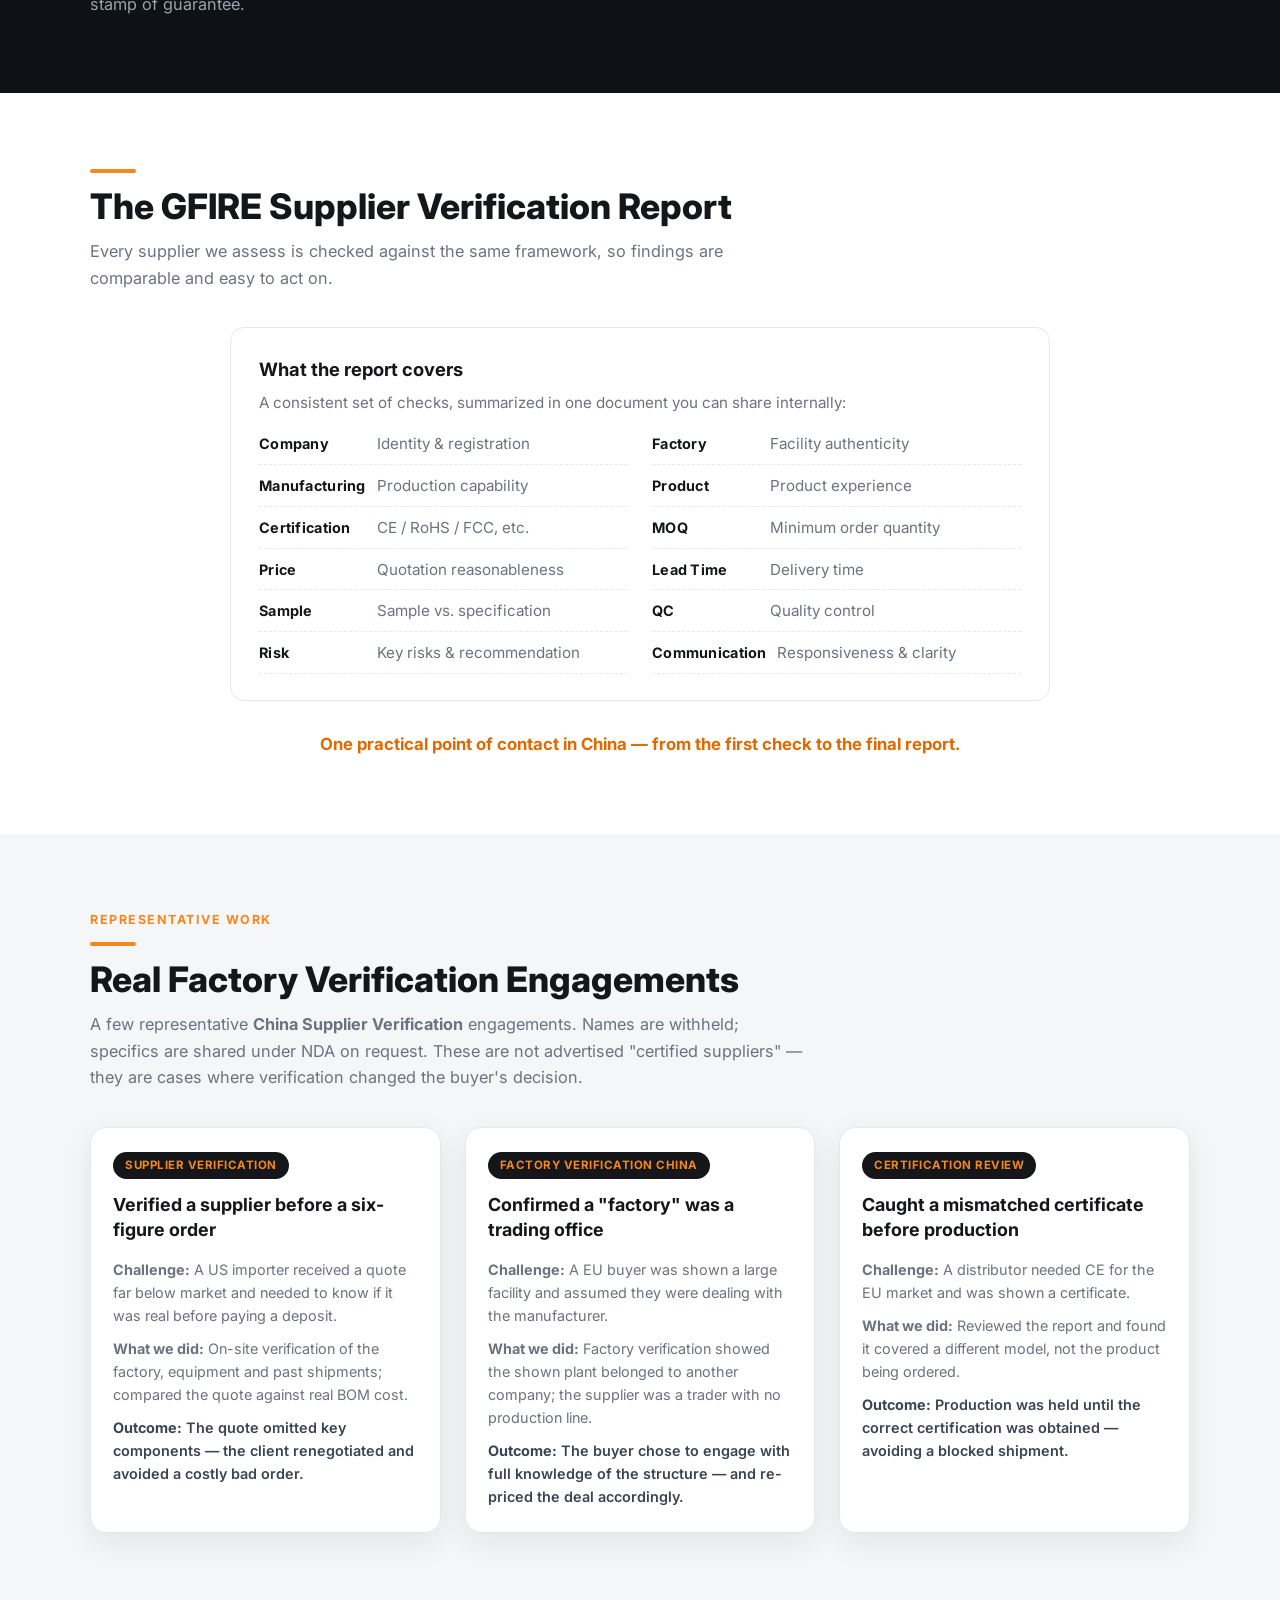
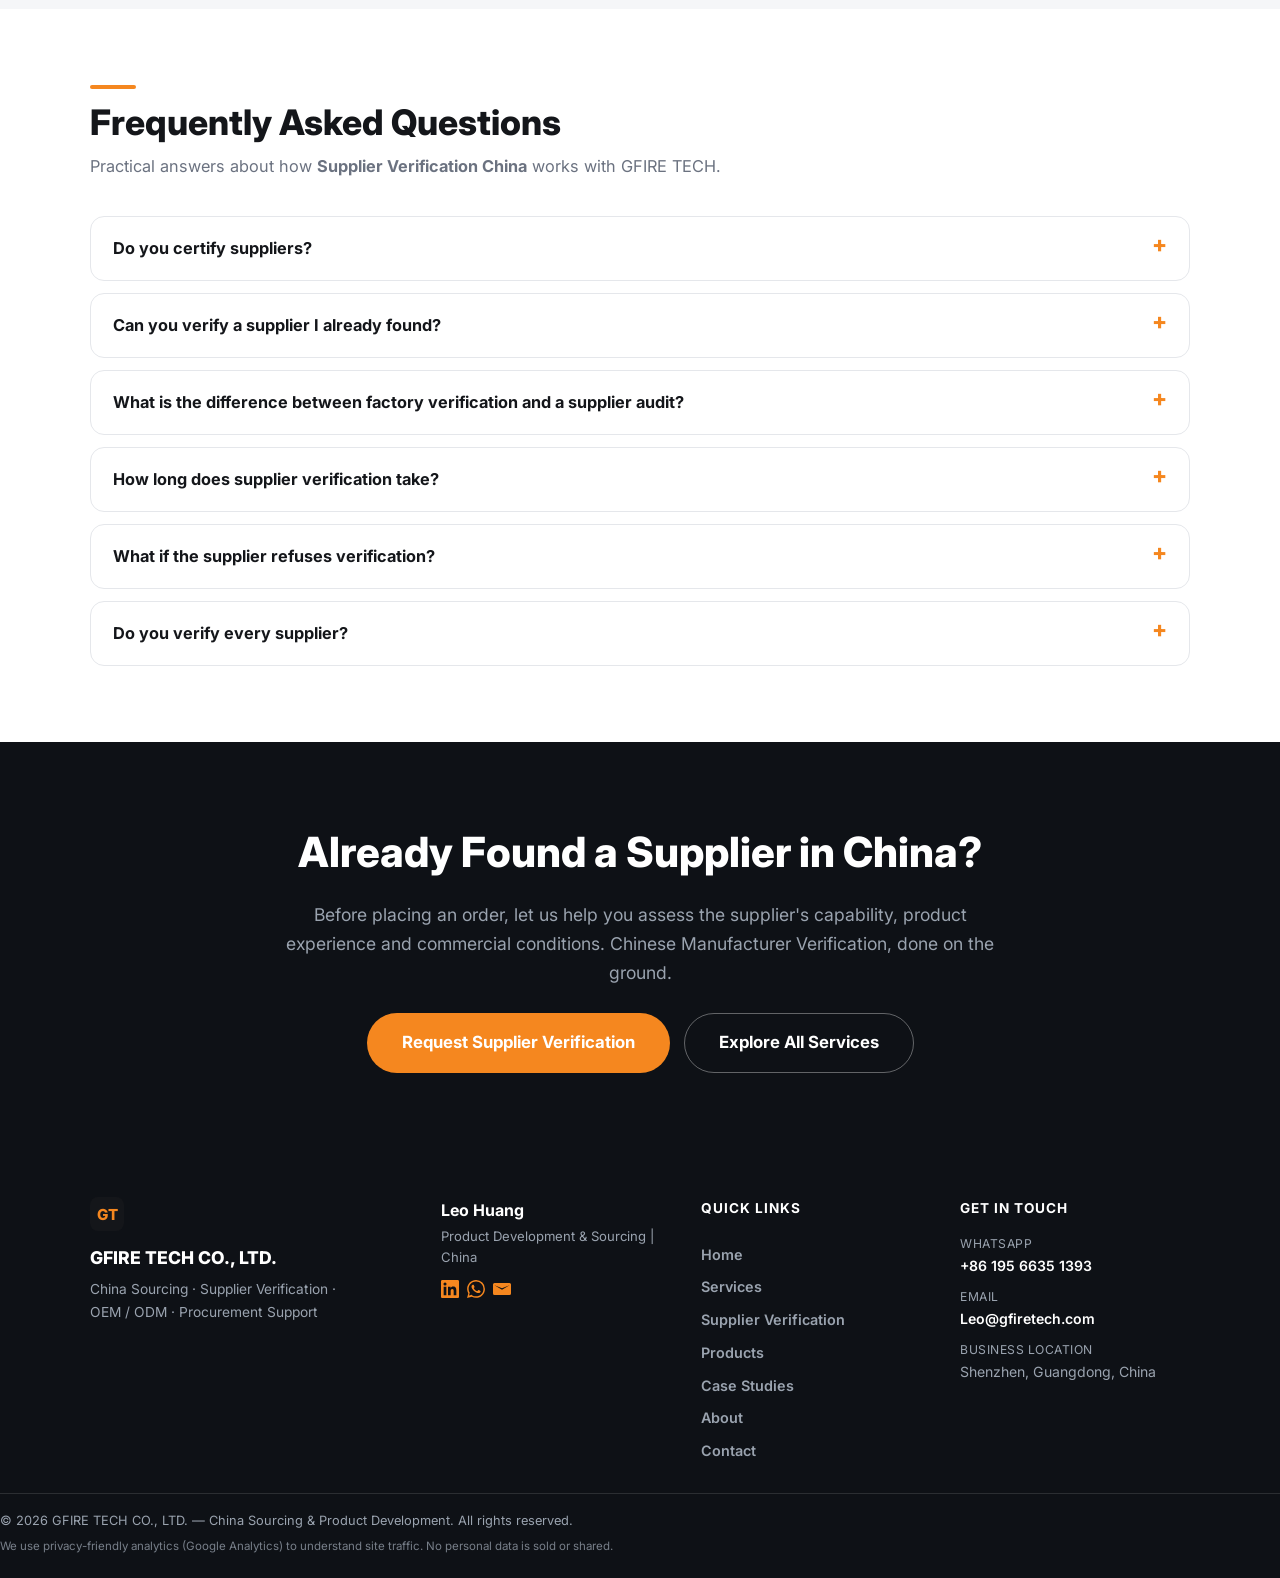
<file: supplier-verification/index.html>
<!DOCTYPE html>
<html lang="en">
<head>
  <meta charset="UTF-8" />
  <meta name="viewport" content="width=device-width, initial-scale=1.0" />
  <title>China Supplier Verification &amp; Factory Audit | GFIRE TECH</title>
  <meta name="description" content="GFIRE TECH helps overseas buyers verify Chinese manufacturers and factories before they order — company, factory, manufacturing and product capability, certifications, pricing and risk. Supplier Verification China, done on the ground in Shenzhen." />
  <meta name="keywords" content="China Supplier Verification, China Factory Verification, Supplier Verification China, Factory Verification China, China Supplier Audit, Chinese Manufacturer Verification" />
  <meta name="author" content="GFIRE TECH" />
  <meta name="robots" content="index, follow" />
  <link rel="canonical" href="https://www.gfiretech.com/supplier-verification/" />

  <!-- Open Graph -->
  <meta property="og:type" content="website" />
  <meta property="og:title" content="China Supplier Verification &amp; Factory Audit | GFIRE TECH" />
  <meta property="og:description" content="Verify Chinese suppliers and factories on the ground in China before you pay — identity, capability, certifications and risk, assessed by a local team." />
  <meta property="og:url" content="https://www.gfiretech.com/supplier-verification/" />
  <meta property="og:image" content="https://www.gfiretech.com/assets/img/og-cover.jpg" />
  <meta name="twitter:card" content="summary_large_image" />

  <link rel="icon" href="data:image/svg+xml,%3Csvg xmlns='http://www.w3.org/2000/svg' viewBox='0 0 32 32'%3E%3Crect width='32' height='32' rx='6' fill='%2314161a'/%3E%3Ctext x='16' y='22' font-size='18' font-family='Arial' font-weight='bold' fill='%23f5871f' text-anchor='middle'%3EGT%3C/text%3E%3C/svg%3E" />

  <link rel="preconnect" href="https://fonts.googleapis.com" />
  <link rel="preconnect" href="https://fonts.gstatic.com" crossorigin />
  <link href="https://fonts.googleapis.com/css2?family=Inter:wght@400;500;600;700;800&family=Noto+Sans+SC:wght@400;500;700&display=swap" rel="stylesheet" />

  <link rel="stylesheet" href="/assets/css/styles.css" />
  <link rel="stylesheet" href="/assets/css/i18n.css" />

  <!-- 结构化数据：标注本页为一项服务，强化主题权威 -->
  <script type="application/ld+json">
  {
    "@context": "https://schema.org",
    "@type": "Service",
    "name": "China Supplier Verification & Factory Audit",
    "serviceType": "Supplier Verification / Factory Audit / Manufacturer Verification",
    "provider": {
      "@type": "Organization",
      "name": "GFIRE TECH",
      "url": "https://www.gfiretech.com/"
    },
    "areaServed": "CN",
    "url": "https://www.gfiretech.com/supplier-verification/"
  }
  </script>

  <!-- Google Analytics (GA4) -->
  <script async src="https://www.googletagmanager.com/gtag/js?id=G-1Q2X55GTQ4"></script>
  <script>
    window.dataLayer = window.dataLayer || [];
    function gtag(){dataLayer.push(arguments);}
    gtag('js', new Date());
    gtag('config', 'G-1Q2X55GTQ4');
  </script>
</head>
<body>
  <!-- ============ 顶部导航（子页：链接回首页锚点） ============ -->
  <header class="site-header" id="top">
    <div class="container nav">
      <a href="/" class="brand" aria-label="GFIRE TECH home">
        <span class="brand-mark">GT</span>
        <span class="brand-name">GFIRE<span class="brand-tech">TECH</span></span>
      </a>

      <button class="nav-toggle" id="navToggle" aria-expanded="false" aria-controls="primaryNav" aria-label="Open menu">
        <span></span><span></span><span></span>
      </button>

      <nav class="primary-nav" id="primaryNav" aria-label="Primary">
        <a href="/services/" data-i18n="nav_services">Services</a>
        <a href="/#products" data-i18n="nav_products">Products</a>
        <a href="/supplier-verification/" class="nav-active" aria-current="page" data-i18n="nav_verify">Supplier Verification</a>
        <a href="/ram-memory-modules/" data-i18n="nav_ram">RAM &amp; Memory</a>
        <a href="/ssd-server-storage/" data-i18n="nav_ssd">SSD &amp; Storage</a>
        <a href="/#cases" data-i18n="nav_cases">Case Studies</a>
        <a href="/#about" data-i18n="nav_about">About</a>
        <a href="/#contact" class="nav-cta" data-i18n="nav_cta">Start a Sourcing Project</a>
        <div class="lang-switcher" role="group" aria-label="Language">
          <button type="button" class="lang-btn active" data-lang="en" aria-pressed="true" onclick="GT_I18N.setLang('en')">EN</button>
          <span class="lang-sep"></span>
          <button type="button" class="lang-btn" data-lang="ru" aria-pressed="false" onclick="GT_I18N.setLang('ru')">RU</button>
        </div>
      </nav>
    </div>
  </header>

  <main>
    <!-- ============ 面包屑 ============ -->
    <div class="container" style="padding-top:18px;">
      <nav aria-label="Breadcrumb" class="breadcrumb">
        <a href="/" data-i18n="bread_home">Home</a><span aria-hidden="true">/</span><span>Supplier Verification</span>
      </nav>
    </div>

    <!-- ============ HERO ============ -->
    <section class="hero" aria-labelledby="svHeroTitle">
      <div class="container hero-grid">
        <div class="hero-copy">
          <p class="eyebrow" data-i18n="ver_eyebrow">China Supplier Verification &amp; Factory Audit</p>
          <h1 id="svHeroTitle" data-i18n="ver_h1">Know Who You're Buying From in China</h1>
          <p class="lead">
            Before you pay a deposit, confirm the supplier is real, capable and compliant. GFIRE TECH
            provides <strong>China Supplier Verification</strong> and <strong>China Factory Verification</strong>
            on the ground in Shenzhen — so an overseas buyer gets a clear picture of the manufacturer behind the quotation, not just a polished website.
          </p>
          <p class="hero-tags">Chinese Manufacturer Verification&nbsp;·&nbsp;Factory Audit&nbsp;·&nbsp;Risk Assessment</p>
          <div class="hero-actions">
            <a href="/#contact?service=verify-supplier" class="btn btn-primary" data-i18n="cta_verify">Request Supplier Verification</a>
            <a href="/services/" class="btn btn-ghost" data-i18n="cta_allservices">See All Services</a>
          </div>
        </div>

        <div class="hero-art">
          <figure class="hero-art-card">
            <img src="/assets/img/sv-hero.jpg" alt="On-site supplier and factory verification conducted by GFIRE TECH in China" width="800" height="600" loading="eager">
            <figcaption class="hero-art-cap">On-the-ground verification · Shenzhen, China</figcaption>
          </figure>
        </div>
      </div>
    </section>

    <!-- ============ What is China Supplier Verification? ============ -->
    <section class="section" id="what-is" aria-labelledby="whatTitle">
      <div class="container">
        <h2 id="whatTitle" class="section-title">What is China Supplier Verification?</h2>
        <p class="section-sub">
          A structured check of a Chinese supplier's identity, capabilities and compliance — done before you commit to an order.
        </p>
        <div class="lead-grid">
          <p>
            <strong>China Supplier Verification</strong> is the process of confirming that a supplier in China is who they claim to be,
            can actually make your product, and meets the commercial and compliance conditions they promise. It goes beyond collecting
            a quotation: a low price is only meaningful if the supplier behind it is real and capable.
          </p>
          <p>
            For overseas buyers, the gap between a confident sales reply and a reliable factory is real. A good sample does not always
            mean reliable mass production. A website does not prove a production line exists. Verification closes that gap with evidence —
            business records, facility checks, capability review and a consistent report you can act on.
          </p>
        </div>
        <p class="verify-note">We don't simply forward supplier information. We help you understand the supplier behind the quotation.</p>
      </div>
    </section>

    <!-- ============ Who Needs Supplier Verification? ============ -->
    <section class="section section-alt" id="who-needs" aria-labelledby="whoTitle">
      <div class="container">
        <h2 id="whoTitle" class="section-title">Who Needs Supplier Verification?</h2>
        <p class="section-sub">Any overseas buyer working with Chinese manufacturers benefits from verification — especially in these situations.</p>
        <div class="feature-grid">
          <div class="feature">
            <div class="feature-num">01</div>
            <h3>First-time importers</h3>
            <p>Placing a first order with a new Chinese factory and want to confirm it is real before sending a deposit.</p>
          </div>
          <div class="feature">
            <div class="feature-num">02</div>
            <h3>Brands vetting a factory</h3>
            <p>Evaluating whether a manufacturer can meet your specification, quality and compliance before OEM/ODM production.</p>
          </div>
          <div class="feature">
            <div class="feature-num">03</div>
            <h3>Distributors comparing quotes</h3>
            <p>A quote far below market is a warning sign. Verification explains the gap before you commit volume.</p>
          </div>
          <div class="feature">
            <div class="feature-num">04</div>
            <h3>E-commerce sellers</h3>
            <p>Amazon, Shopify and marketplace sellers who need a stable, compliant supply chain without a team on the ground.</p>
          </div>
          <div class="feature">
            <div class="feature-num">05</div>
            <h3>Buyers without local presence</h3>
            <p>If no one can visit the factory or follow up production in China, a local verification partner replaces that gap.</p>
          </div>
          <div class="feature">
            <div class="feature-num">06</div>
            <h3>Anyone who already found a supplier</h3>
            <p>Found a promising manufacturer yourself? We can verify it independently before you sign.</p>
          </div>
        </div>
      </div>
    </section>

    <!-- ============ 核查范围总览 ============ -->
    <section class="section" id="scope" aria-labelledby="scopeTitle">
      <div class="container">
        <h2 id="scopeTitle" class="section-title">What a Supplier Verification Covers</h2>
        <p class="section-sub">A consistent framework across six areas. Each is detailed below.</p>
        <div class="detail-grid">
          <div class="detail-card"><h3>Company Verification</h3><p>Legal identity, registration and whether it is a real company or a trading office.</p></div>
          <div class="detail-card"><h3>Factory Verification</h3><p>On-site check of the facility, equipment and real production lines.</p></div>
          <div class="detail-card"><h3>Manufacturing Capability</h3><p>Equipment, capacity, process coverage and quality system.</p></div>
          <div class="detail-card"><h3>Product Capability</h3><p>Whether the supplier actually makes your product type at volume.</p></div>
          <div class="detail-card"><h3>Certification Review</h3><p>Independent review of CE / RoHS / FCC and test reports.</p></div>
          <div class="detail-card"><h3>Commercial Evaluation</h3><p>MOQ, pricing, lead time and payment terms vs. real cost.</p></div>
        </div>
      </div>
    </section>

    <!-- ============ Company Verification ============ -->
    <section class="section section-alt" id="company" aria-labelledby="companyTitle">
      <div class="container about-grid">
        <div class="about-copy">
          <p class="eyebrow">Verification Area 01</p>
          <h2 id="companyTitle" class="section-title">Company Verification</h2>
          <p>
            We confirm the supplier is a registered, identifiable business — not an anonymous listing or a reseller pretending to be a
            manufacturer. This includes business registration, basic company information, and whether the entity you are talking to is the
            actual factory or a trading company.
          </p>
          <p>
            Knowing the difference matters: a trading company can still be a good partner, but you should know what you are paying for.
            <strong>Chinese Manufacturer Verification</strong> starts with being clear about who is on the other end of the negotiation.
          </p>
          <ul class="ticks">
            <li>Business identity &amp; registration check</li>
            <li>Manufacturer vs. trader clarification</li>
            <li>Basic business background where available</li>
          </ul>
        </div>
        <div class="about-media" aria-label="Company verification">
          <figure class="factory-photo">
            <img src="/assets/img/sv-company.jpg" alt="Reviewing supplier company and factory documents during an on-site verification in China" width="600" height="450" loading="lazy" />
            <figcaption>Identity and facility checked on the ground in China.</figcaption>
          </figure>
        </div>
      </div>
    </section>

    <!-- ============ Factory Verification ============ -->
    <section class="section" id="factory" aria-labelledby="factoryTitle">
      <div class="container about-grid">
        <div class="about-media" aria-label="Factory verification">
          <figure class="factory-photo">
            <img src="/assets/img/sv-factory.jpg" alt="Factory verification: production line and equipment checked on site in China" width="600" height="450" loading="lazy" />
            <figcaption>Real production lines, not just a showroom.</figcaption>
          </figure>
        </div>
        <div class="about-copy">
          <p class="eyebrow">Verification Area 02</p>
          <h2 id="factoryTitle" class="section-title">Factory Verification</h2>
          <p>
            <strong>China Factory Verification</strong> (also called <strong>Factory Verification China</strong>) checks whether the production
            facility is real and matches what was promised. We look at the workshop, equipment, workforce and actual production lines — and
            whether the "factory" is a genuine manufacturer or a small office showing photos from somewhere else.
          </p>
          <p>
            An on-site visit reveals what a video call and a catalogue cannot: the scale of operation, how production is organized, and whether
            the supplier can support your order volume consistently.
          </p>
          <ul class="ticks">
            <li>Facility, workshop and equipment check</li>
            <li>Workforce and production organization</li>
            <li>Real production lines vs. shown samples</li>
          </ul>
        </div>
      </div>
    </section>

    <!-- ============ Manufacturing Capability ============ -->
    <section class="section section-alt" id="manufacturing" aria-labelledby="mfgTitle">
      <div class="container">
        <h2 id="mfgTitle" class="section-title">Manufacturing Capability</h2>
        <p class="section-sub">Beyond having a building — can the supplier actually make your product the way you need?</p>
        <div class="detail-grid">
          <div class="detail-card"><h3>Equipment &amp; Process</h3><p>What machines and processes the factory owns, and which steps are outsourced.</p></div>
          <div class="detail-card"><h3>Capacity</h3><p>Realistic monthly output and whether it fits your order volume and timeline.</p></div>
          <div class="detail-card"><h3>Quality System</h3><p>In-process checks, final inspection and how quality is controlled, not only at the end.</p></div>
          <div class="detail-card"><h3>Engineering Support</h3><p>Whether the supplier can support specification, tooling and improvement.</p></div>
        </div>
      </div>
    </section>

    <!-- ============ Product Capability ============ -->
    <section class="section" id="product" aria-labelledby="prodTitle">
      <div class="container">
        <h2 id="prodTitle" class="section-title">Product Capability</h2>
        <p class="section-sub">A factory may exist, but does it make <em>your</em> product type — and at the quality you expect?</p>
        <div class="lead-grid">
          <p>
            Product capability answers a simple question: has this supplier actually produced something like what you are buying? A factory that
            makes metal parts may not be the right choice for an electronics product, even if it quotes confidently.
          </p>
          <p>
            We check relevant product experience, similar SKUs, sample quality and engineering familiarity — so the supplier's track record matches
            your requirement, not just their willingness to take the order.
          </p>
        </div>
        <ul class="ticks" style="max-width:760px;">
          <li>Relevant product &amp; category experience</li>
          <li>Similar SKUs and sample maturity</li>
          <li>Engineering familiarity with your specification</li>
        </ul>
      </div>
    </section>

    <!-- ============ Certification Review ============ -->
    <section class="section section-alt" id="certification" aria-labelledby="certTitle">
      <div class="container">
        <h2 id="certTitle" class="section-title">Certification Review</h2>
        <p class="section-sub">Compliance documents are reviewed — and we prefer independent evidence over self-declaration.</p>
        <div class="case-compliance" aria-label="Certification focus">
          <span class="case-compliance-headline">Commonly reviewed:</span>
          <span class="compliance-badge accent">CE</span>
          <span class="compliance-badge accent">RoHS (10-Substance)</span>
          <span class="compliance-badge">FCC</span>
          <span class="compliance-badge">ETL / UL</span>
          <span class="compliance-badge">REACH</span>
          <span class="compliance-badge">Independent Test Reports</span>
          <p>We review certificates and test reports for relevance and consistency, and we do not rely on self-declared compliance. Where a claim matters for your market, we check the underlying report.</p>
        </div>
        <p class="verify-note" style="margin-top:26px;">A certificate is only useful if it is the right one for your product and market — and backed by a real test report.</p>
      </div>
    </section>

    <!-- ============ MOQ / Pricing / Lead Time ============ -->
    <section class="section" id="commercial" aria-labelledby="comTitle">
      <div class="container">
        <h2 id="comTitle" class="section-title">MOQ / Pricing / Lead Time Evaluation</h2>
        <p class="section-sub">Commercial terms are part of verification — an unrealistic number is itself a risk signal.</p>
        <div class="detail-grid">
          <div class="detail-card"><h3>MOQ</h3><p>Minimum order quantity vs. your realistic batch size and whether it fits.</p></div>
          <div class="detail-card"><h3>Pricing</h3><p>Quotation reviewed against real BOM cost and market range — not taken at face value.</p></div>
          <div class="detail-card"><h3>Lead Time</h3><p>Delivery time assessed for realism against capacity and component availability.</p></div>
          <div class="detail-card"><h3>Payment Terms</h3><p>Deposit, balance and milestone structure reviewed for balance of risk.</p></div>
        </div>
        <p class="more-cats">A price far below market often means missing components, weaker materials or an unreliable supplier — verification explains the gap before you pay.</p>
      </div>
    </section>

    <!-- ============ Sample Inspection ============ -->
    <section class="section section-alt" id="sample" aria-labelledby="sampleTitle">
      <div class="container about-grid">
        <div class="about-copy">
          <p class="eyebrow">Verification Area</p>
          <h2 id="sampleTitle" class="section-title">Sample Inspection</h2>
          <p>
            Before committing to tooling or volume, the sample is evaluated against your specification — not just "does it turn on". We check
            build quality, materials, functions and how closely it matches what was promised.
          </p>
          <p>
            A sample that passes tells you the supplier understood the requirement. A sample with gaps tells you what to fix or what to watch in
            production. Either way, you decide with evidence.
          </p>
          <ul class="ticks">
            <li>Build, material and function check vs. spec</li>
            <li>Consistency with the quoted configuration</li>
            <li>Input for sample revision or production sign-off</li>
          </ul>
        </div>
        <div class="about-media" aria-label="Sample inspection">
          <figure class="factory-photo">
            <img src="/assets/img/sv-sample.jpg" alt="Sample product inspected against specification during supplier verification" width="600" height="450" loading="lazy" />
            <figcaption>Sample reviewed against specification before volume.</figcaption>
          </figure>
        </div>
      </div>
    </section>

    <!-- ============ Factory Visit ============ -->
    <section class="section" id="visit" aria-labelledby="visitTitle">
      <div class="container about-grid">
        <div class="about-media" aria-label="Factory visit">
          <figure class="factory-photo">
            <img src="/assets/img/sv-visit.jpg" alt="GFIRE TECH accompanying a client during a supplier factory visit in China" width="600" height="450" loading="lazy" />
            <figcaption>On-site presence in China when a visit matters.</figcaption>
          </figure>
        </div>
        <div class="about-copy">
          <p class="eyebrow">Verification Area</p>
          <h2 id="visitTitle" class="section-title">Factory Visit</h2>
          <p>
            When a deal is large enough or the risk is high enough, an on-site <strong>China Factory Verification</strong> visit is the most
            direct evidence. GFIRE TECH can conduct or accompany factory visits in China, covering the facility, production flow, sample review
            and discussion with the supplier's team.
          </p>
          <p>
            When travel is not possible, verification can still be meaningful through document review, video walkthroughs and targeted questions —
            a lighter check, clearly scoped as such.
          </p>
          <ul class="ticks">
            <li>On-site or accompanied factory visits in China</li>
            <li>Remote verification when travel isn't possible</li>
            <li>Findings captured in the verification report</li>
          </ul>
        </div>
      </div>
    </section>

    <!-- ============ Risk Assessment ============ -->
    <section class="section section-dark" id="risk" aria-labelledby="riskTitle">
      <div class="container">
        <h2 id="riskTitle" class="section-title light">Risk Assessment</h2>
        <p class="section-sub light">
          Verification is only useful if it tells you what could go wrong. We turn the findings into a clear risk view.
        </p>
        <div class="feature-grid">
          <div class="feature">
            <div class="feature-num">R1</div>
            <h3>Capability Risk</h3>
            <p>Gap between claimed and actual ability to make your product at volume and quality.</p>
          </div>
          <div class="feature">
            <div class="feature-num">R2</div>
            <h3>Compliance Risk</h3>
            <p>Missing or mismatched certifications for your target market.</p>
          </div>
          <div class="feature">
            <div class="feature-num">R3</div>
            <h3>Commercial Risk</h3>
            <p>Unrealistic price, lead time or payment terms that signal trouble later.</p>
          </div>
          <div class="feature">
            <div class="feature-num">R4</div>
            <h3>Single-Source Risk</h3>
            <p>Concentration on one unverified supplier for a critical product.</p>
          </div>
        </div>
        <p class="verify-note" style="color:var(--on-dark);">
          A <strong>China Supplier Audit</strong> ends with a recommendation you can act on — proceed, renegotiate, or walk away.
        </p>
        <p class="section-sub light" style="margin-top:18px;max-width:820px;">
          We report what we find. We do <strong>not</strong> certify suppliers, and we do not claim that every supplier we assess — or any
          pre-listed supplier — is approved. Verification is a check you request on a specific supplier, not a stamp of guarantee.
        </p>
      </div>
    </section>

    <!-- ============ GFIRE Supplier Verification Report ============ -->
    <section class="section" id="report" aria-labelledby="reportTitle">
      <div class="container">
        <h2 id="reportTitle" class="section-title">The GFIRE Supplier Verification Report</h2>
        <p class="section-sub">Every supplier we assess is checked against the same framework, so findings are comparable and easy to act on.</p>
        <div class="verify-report">
          <h3 class="verify-report-title">What the report covers</h3>
          <p class="verify-report-sub">A consistent set of checks, summarized in one document you can share internally:</p>
          <ul class="verify-report-list">
            <li><span>Company</span>Identity &amp; registration</li>
            <li><span>Factory</span>Facility authenticity</li>
            <li><span>Manufacturing</span>Production capability</li>
            <li><span>Product</span>Product experience</li>
            <li><span>Certification</span>CE / RoHS / FCC, etc.</li>
            <li><span>MOQ</span>Minimum order quantity</li>
            <li><span>Price</span>Quotation reasonableness</li>
            <li><span>Lead Time</span>Delivery time</li>
            <li><span>Sample</span>Sample vs. specification</li>
            <li><span>QC</span>Quality control</li>
            <li><span>Risk</span>Key risks &amp; recommendation</li>
            <li><span>Communication</span>Responsiveness &amp; clarity</li>
          </ul>
        </div>
        <p class="verify-note">One practical point of contact in China — from the first check to the final report.</p>
      </div>
    </section>

    <!-- ============ Real Factory Verification Case Studies ============ -->
    <section class="section section-alt" id="cases" aria-labelledby="svCasesTitle">
      <div class="container">
        <p class="eyebrow">Representative Work</p>
        <h2 id="svCasesTitle" class="section-title">Real Factory Verification Engagements</h2>
        <p class="section-sub">A few representative <strong>China Supplier Verification</strong> engagements. Names are withheld; specifics are shared under NDA on request. These are not advertised "certified suppliers" — they are cases where verification changed the buyer's decision.</p>

        <div class="case-grid">
          <article class="case-card">
            <div class="case-tag">Supplier Verification</div>
            <h3>Verified a supplier before a six-figure order</h3>
            <p class="case-challenge"><strong>Challenge:</strong> A US importer received a quote far below market and needed to know if it was real before paying a deposit.</p>
            <p class="case-action"><strong>What we did:</strong> On-site verification of the factory, equipment and past shipments; compared the quote against real BOM cost.</p>
            <p class="case-result"><strong>Outcome:</strong> The quote omitted key components — the client renegotiated and avoided a costly bad order.</p>
          </article>
          <article class="case-card">
            <div class="case-tag">Factory Verification China</div>
            <h3>Confirmed a "factory" was a trading office</h3>
            <p class="case-challenge"><strong>Challenge:</strong> A EU buyer was shown a large facility and assumed they were dealing with the manufacturer.</p>
            <p class="case-action"><strong>What we did:</strong> Factory verification showed the shown plant belonged to another company; the supplier was a trader with no production line.</p>
            <p class="case-result"><strong>Outcome:</strong> The buyer chose to engage with full knowledge of the structure — and re-priced the deal accordingly.</p>
          </article>
          <article class="case-card">
            <div class="case-tag">Certification Review</div>
            <h3>Caught a mismatched certificate before production</h3>
            <p class="case-challenge"><strong>Challenge:</strong> A distributor needed CE for the EU market and was shown a certificate.</p>
            <p class="case-action"><strong>What we did:</strong> Reviewed the report and found it covered a different model, not the product being ordered.</p>
            <p class="case-result"><strong>Outcome:</strong> Production was held until the correct certification was obtained — avoiding a blocked shipment.</p>
          </article>
        </div>
      </div>
    </section>

    <!-- ============ FAQ ============ -->
    <section class="section" id="faq" aria-labelledby="faqTitle">
      <div class="container">
        <h2 id="faqTitle" class="section-title">Frequently Asked Questions</h2>
        <p class="section-sub">Practical answers about how <strong>Supplier Verification China</strong> works with GFIRE TECH.</p>

        <div class="faq-list">
          <details class="faq-item">
            <summary>Do you certify suppliers?</summary>
            <p>No. We verify and report findings on a specific supplier you engage us to check. We do not issue certifications and we do not maintain or claim a list of "pre-approved" or "certified" suppliers. Verification is evidence for your decision, not a guarantee.</p>
          </details>
          <details class="faq-item">
            <summary>Can you verify a supplier I already found?</summary>
            <p>Yes. Many buyers come with a promising manufacturer and ask us to verify it independently before signing. Send the supplier name, website, location and the product — we scope the check from there.</p>
          </details>
          <details class="faq-item">
            <summary>What is the difference between factory verification and a supplier audit?</summary>
            <p>They overlap. <strong>Factory Verification China</strong> focuses on the facility and production reality; a <strong>China Supplier Audit</strong> is broader, adding commercial, compliance and risk assessment. We usually combine both into one engagement and report.</p>
          </details>
          <details class="faq-item">
            <summary>How long does supplier verification take?</summary>
            <p>A document and sample review can be quick. An on-site factory verification in China takes longer and depends on location and scope. We confirm timing after understanding your requirement.</p>
          </details>
          <details class="faq-item">
            <summary>What if the supplier refuses verification?</summary>
            <p>That is itself a strong signal. A legitimate manufacturer with nothing to hide is usually open to a reasonable check. We help you interpret reluctance and decide whether to proceed.</p>
          </details>
          <details class="faq-item">
            <summary>Do you verify every supplier?</summary>
            <p>No. We verify the specific suppliers we are engaged to assess. We do not claim that all suppliers in our network are certified or pre-vetted — each engagement is a fresh, scoped check.</p>
          </details>
        </div>
      </div>
    </section>

    <!-- ============ CTA ============ -->
    <section class="section section-dark cta-block" aria-labelledby="svCtaTitle">
      <div class="container cta-inner">
        <h2 id="svCtaTitle">Already Found a Supplier in China?</h2>
        <p>Before placing an order, let us help you assess the supplier's capability, product experience and commercial conditions. Chinese Manufacturer Verification, done on the ground.</p>
        <div class="cta-actions">
          <a href="/#contact?service=verify-supplier" class="btn btn-primary btn-lg">Request Supplier Verification</a>
          <a href="/services/" class="btn btn-ghost btn-lg">Explore All Services</a>
        </div>
      </div>
    </section>
  </main>

  <!-- ============ 页脚 ============ -->
  <footer class="site-footer">
    <div class="container footer-grid">
      <div>
        <span class="brand-mark">GT</span>
        <p class="footer-brand">GFIRE TECH CO., LTD.</p>
        <p class="footer-note" data-i18n="footer_note">China Sourcing · Supplier Verification · OEM / ODM · Procurement Support</p>
      </div>
      <div class="footer-person">
        <p class="footer-person-name">Leo Huang</p>
        <p class="footer-person-role">Product Development &amp; Sourcing | China</p>
        <div class="footer-social">
          <a class="social-icon linkedin" href="https://www.linkedin.com/in/leo-huang-72b728153" target="_blank" rel="noopener" aria-label="Leo Huang on LinkedIn"><svg width="18" height="18" viewBox="0 0 24 24" aria-hidden="true"><path fill="currentColor" d="M20.447 20.452h-3.554v-5.569c0-1.328-.027-3.037-1.852-3.037-1.853 0-2.136 1.445-2.136 2.939v5.667H9.351V9h3.414v1.561h.046c.477-.9 1.637-1.85 3.37-1.85 3.601 0 4.267 2.37 4.267 5.455v6.286zM5.337 7.433a2.062 2.062 0 0 1-2.063-2.065 2.064 2.064 0 1 1 2.063 2.065zm1.782 13.019H3.555V9h3.564v11.452zM22.225 0H1.771C.792 0 0 .774 0 1.729v20.542C0 23.227.792 24 1.771 24h20.451C23.2 24 24 23.227 24 22.271V1.729C24 .774 23.2 0 22.222 0h.003z"/></svg></a>
          <a class="social-icon whatsapp" href="https://wa.me/8619566351393" target="_blank" rel="noopener" aria-label="Chat on WhatsApp"><svg width="18" height="18" viewBox="0 0 24 24" aria-hidden="true"><path fill="currentColor" d="M.057 24l1.687-6.163a11.867 11.867 0 0 1-1.587-5.946C.16 5.335 5.495 0 12.05 0a11.817 11.817 0 0 1 8.413 3.488 11.824 11.824 0 0 1 3.48 8.414c-.003 6.557-5.338 11.892-11.893 11.892a11.9 11.9 0 0 1-5.688-1.448L.057 24zm6.597-3.807c1.676.995 3.276 1.591 5.392 1.592 5.448 0 9.886-4.434 9.889-9.885.002-5.462-4.415-9.89-9.881-9.892-5.452 0-9.887 4.434-9.889 9.884a9.86 9.86 0 0 0 1.51 5.264l-.999 3.648 3.978-1.043zm11.387-5.464c-.074-.124-.272-.198-.57-.347-.297-.149-1.758-.868-2.031-.967-.272-.099-.47-.149-.669.149-.198.297-.768.967-.941 1.165-.173.198-.347.223-.644.074-.297-.149-1.255-.489-2.39-1.56-.883-.834-1.48-1.865-1.654-2.163-.173-.297-.018-.458.13-.606.134-.133.297-.347.446-.521.151-.172.2-.296.3-.495.099-.198.05-.372-.025-.521-.075-.148-.669-1.611-.916-2.206-.242-.579-.487-.501-.669-.51l-.57-.01c-.198 0-.52.074-.792.372-.272.297-1.04 1.016-1.04 2.479 0 1.462 1.065 2.875 1.213 3.074.149.198 2.095 3.2 5.076 4.487.709.306 1.262.489 1.694.626.712.226 1.36.194 1.872.118.571-.085 1.758-.719 2.006-1.413.248-.694.248-1.289.173-1.413z"/></svg></a>
          <a class="social-icon email" href="mailto:Leo@gfiretech.com" aria-label="Email Leo"><svg width="18" height="18" viewBox="0 0 24 24" aria-hidden="true"><path fill="currentColor" d="M2 4h20a2 2 0 0 1 2 2v12a2 2 0 0 1-2 2H2a2 2 0 0 1-2-2V6a2 2 0 0 1 2-2zm10 7L2 7v.01L12 13l10-5.99V7l-10 4z"/></svg></a>
        </div>
      </div>
      <nav class="footer-nav" aria-label="Footer">
        <h4 class="footer-col-title" data-i18n="footer_quicklinks">Quick Links</h4>
        <a href="/" data-i18n="nav_home">Home</a>
        <a href="/services/" data-i18n="nav_services">Services</a>
        <a href="/supplier-verification/" data-i18n="nav_verify">Supplier Verification</a>
        <a href="/#products" data-i18n="nav_products">Products</a>
        <a href="/#cases" data-i18n="nav_cases">Case Studies</a>
        <a href="/#about" data-i18n="nav_about">About</a>
        <a href="/#contact" data-i18n="nav_contact">Contact</a>
      </nav>
      <div class="footer-contact">
        <h4 class="footer-col-title" data-i18n="footer_getintouch">Get in Touch</h4>
        <ul class="footer-contact-list">
          <li><span data-i18n="footer_whatsapp">WhatsApp</span><a href="tel:+8619566351393">+86 195 6635 1393</a></li>
          <li><span data-i18n="footer_email">Email</span><a href="mailto:Leo@gfiretech.com">Leo@gfiretech.com</a></li>
          <li><span data-i18n="footer_location">Business Location</span>Shenzhen, Guangdong, China</li>
        </ul>
      </div>
    </div>
    <div class="footer-bottom">
      <p data-i18n="footer_rights">© 2026 GFIRE TECH CO., LTD. — China Sourcing &amp; Product Development. All rights reserved.</p>
      <p class="footer-privacy" data-i18n="footer_privacy">We use privacy-friendly analytics (Google Analytics) to understand site traffic. No personal data is sold or shared.</p>
    </div>
  </footer>

  <script src="/assets/js/i18n.js"></script>
  <script src="/assets/js/main.js"></script>
</body>
</html>
</file>
<file: assets/css/styles.css>
/* =========================================================
   GFIRE TECH V3 — China Sourcing & Product Development
   风格：黑白灰 + 单一橙色强调（GFIRE / Fire 概念）
   参考对比判断.docx：现代工业设计公司 + 高端 B2B，无蓝绿渐变、无荧光绿
   修改品牌色只需改 :root 变量即可全局生效。
   ========================================================= */
:root {
  /* —— 颜色：黑 / 白 / 灰 + 单一橙色强调 —— */
  --ink: #14161a;            /* 近黑：标题/深色块文字 */
  --ink-2: #3a4453;          /* 正文 */
  --muted: #6b7280;          /* 次要文字 */
  --bg: #ffffff;             /* 背景 */
  --bg-alt: #f5f6f8;         /* 交替区块底色（浅灰） */
  --bg-dark: #0e1116;        /* 深色块（痛点区 / CTA / 页脚） */
  --border: #e5e7eb;         /* 分隔线 */
  --accent: #f5871f;         /* 橙色强调（品牌火色） */
  --accent-strong: #e06a00;  /* 橙加深（hover） */
  --on-dark: #f5f6f8;        /* 深色块上文字 */
  --on-dark-muted: #9aa3af;  /* 深色块上次要文字 */
  --shadow: 0 10px 30px rgba(20, 22, 26, 0.08);
  --radius: 14px;
  --maxw: 1140px;
}

* { box-sizing: border-box; }
html { scroll-behavior: smooth; scroll-padding-top: 84px; }

body {
  margin: 0;
  font-family: "Inter", "Manrope", "Helvetica Neue", Arial, "Noto Sans SC", "Microsoft YaHei", sans-serif;
  color: var(--ink-2);
  background: var(--bg);
  line-height: 1.65;
  -webkit-font-smoothing: antialiased;
}

img, svg { max-width: 100%; }
a { color: var(--accent); text-decoration: none; }
a:hover { text-decoration: underline; }

:focus-visible {
  outline: 3px solid var(--accent);
  outline-offset: 2px;
  border-radius: 4px;
}

.container {
  width: 100%;
  max-width: var(--maxw);
  margin: 0 auto;
  padding: 0 20px;
}

/* ---------- 按钮 ---------- */
.btn {
  display: inline-block;
  padding: 12px 24px;
  border-radius: 999px;
  font-weight: 700;
  font-size: 0.95rem;
  border: 1px solid transparent;
  cursor: pointer;
  transition: background .2s, color .2s, border-color .2s, transform .1s;
  font-family: inherit;
}
.btn:hover { text-decoration: none; }
.btn:active { transform: translateY(1px); }
.btn-primary { background: var(--accent); color: #fff; }
.btn-primary:hover { background: var(--accent-strong); }
.btn-ghost { background: transparent; color: var(--ink); border-color: var(--border); }
.btn-ghost:hover { border-color: var(--ink); }
.btn-outline { background: #fff; color: var(--ink); border-color: var(--border); }
.btn-outline:hover { border-color: var(--accent); color: var(--accent); }
.btn-lg { padding: 15px 34px; font-size: 1.05rem; }
.btn-block { width: 100%; text-align: center; }
.btn-link {
  background: none; border: none; color: var(--accent);
  font-weight: 700; cursor: pointer; padding: 0; font-size: 0.9rem;
  font-family: inherit;
}
.btn-link:hover { text-decoration: underline; }

/* ---------- 导航 ---------- */
.site-header {
  position: sticky; top: 0; z-index: 50;
  background: rgba(255,255,255,0.92);
  backdrop-filter: saturate(180%) blur(8px);
  border-bottom: 1px solid var(--border);
}
.nav { display: flex; align-items: center; justify-content: space-between; height: 64px; }
.brand { display: flex; align-items: center; gap: 10px; font-weight: 800; color: var(--ink); }
.brand:hover { text-decoration: none; }
.brand-mark {
  display: grid; place-items: center;
  width: 34px; height: 34px; border-radius: 8px;
  background: var(--ink); color: var(--accent);
  font-weight: 800; font-size: 0.95rem;
}
.brand-name { font-size: 1.15rem; letter-spacing: .3px; }
.brand-tech { color: var(--accent); }
.primary-nav { display: flex; align-items: center; gap: 22px; }
.primary-nav a { color: var(--ink-2); font-weight: 600; font-size: 0.92rem; }
.primary-nav a:hover { color: var(--accent); text-decoration: none; }
.nav-cta {
  background: var(--accent); color: #fff !important;
  padding: 9px 18px; border-radius: 999px;
}
.nav-cta:hover { background: var(--accent-strong); }
.nav-toggle {
  display: none; flex-direction: column; gap: 5px;
  background: none; border: none; cursor: pointer; padding: 8px;
}
.nav-toggle span { width: 24px; height: 2px; background: var(--ink); display: block; }

/* ---------- 通用 section ---------- */
.section { padding: 76px 0; }
.section-alt { background: var(--bg-alt); }
.section-dark { background: var(--bg-dark); color: var(--on-dark); }
.section-title {
  font-size: clamp(1.6rem, 3vw, 2.2rem);
  color: var(--ink); margin: 0 0 10px; line-height: 1.2; font-weight: 800;
  padding-top: 16px; position: relative;
}
.section-title::before {
  content: ""; position: absolute; top: 0; left: 0;
  width: 46px; height: 4px; border-radius: 2px; background: var(--accent);
  transform: scaleX(0); transform-origin: left center;
  transition: transform 0.9s cubic-bezier(0.22, 1, 0.36, 1);
}
.section-title.in-view::before { transform: scaleX(1); }
@media (prefers-reduced-motion: reduce) {
  .section-title::before { transform: scaleX(1); transition: none; }
}
.section-title.light { color: #fff; }
.section-sub { color: var(--muted); margin: 0 0 36px; font-size: 1.02rem; max-width: 720px; }
.section-dark .section-sub { color: var(--on-dark-muted); }
.eyebrow {
  text-transform: uppercase; letter-spacing: 1.5px;
  font-size: 0.78rem; font-weight: 700; color: var(--accent); margin: 0 0 12px;
}
.lead { font-size: 1.05rem; margin: 0 0 16px; }

/* ---------- Hero ---------- */
.hero {
  padding: 70px 0 60px;
  background:
    radial-gradient(520px 260px at 88% 8%, rgba(245, 135, 31, 0.10), transparent 70%),
    linear-gradient(rgba(245, 135, 31, 0.035) 1px, transparent 1px) 0 0 / 30px 30px,
    linear-gradient(90deg, rgba(245, 135, 31, 0.035) 1px, transparent 1px) 0 0 / 30px 30px,
    var(--bg);
}
.hero-grid {
  display: grid; grid-template-columns: 1.1fr 0.9fr; gap: 48px; align-items: center; min-height: 440px;
}
.hero h1 {
  font-size: clamp(2rem, 4.2vw, 3rem); line-height: 1.12;
  color: var(--ink); margin: 0 0 18px; font-weight: 700; letter-spacing: -0.4px;
}
.hero-tags {
  color: var(--muted); font-weight: 600; margin: 0 0 18px; font-size: 0.95rem;
}
.hero-actions { display: flex; gap: 14px; flex-wrap: wrap; margin: 22px 0 26px; }
.hero-stats { list-style: none; display: flex; gap: 26px; padding: 0; margin: 0; flex-wrap: wrap; }
.hero-stats li { flex: 1 1 0; min-width: 140px; display: flex; flex-direction: column; }
.hero-stats strong { color: var(--ink); font-size: 1.05rem; line-height: 1.25; white-space: nowrap; margin-bottom: 5px; }
.hero-stats span { color: var(--muted); font-size: 0.8rem; line-height: 1.4; }
.hero-art { display: grid; place-items: center; }
.hero-art-card {
  background: #fff; border: 1px solid var(--border); border-radius: 18px;
  box-shadow: var(--shadow); padding: 22px; max-width: 420px; width: 100%;
}
.hero-art-card svg,
.hero-art-card img {
  width: 100%;
  height: auto;
  display: block;
  border-radius: 12px;
}
.hero-art-card figure {
  margin: 0;
}
.hero-art-cap {
  margin: 14px 0 0; text-align: center; font-size: 0.82rem;
  color: var(--muted); font-weight: 600; letter-spacing: 0.3px;
}

/* ---------- SECTION 02 痛点区 ---------- */
.problem-grid {
  display: grid; grid-template-columns: repeat(3, 1fr); gap: 24px; margin: 26px 0 30px;
}
.problem-item {
  position: relative;
  background: rgba(255,255,255,0.05);
  border: 1px solid rgba(255,255,255,0.12);
  border-top: 3px solid var(--accent);
  border-radius: var(--radius); padding: 30px 26px; min-height: 196px;
  transition: transform .2s ease, background .2s ease;
}
.problem-item:hover { transform: translateY(-4px); background: rgba(255,255,255,0.09); }
.problem-no { display: block; color: var(--accent); font-weight: 800; font-size: 1.8rem; line-height: 1; margin-bottom: 14px; }
.problem-item h3 { color: #fff; margin: 0 0 12px; font-size: 1.2rem; font-weight: 700; }
.problem-item p { color: var(--on-dark-muted); margin: 0; font-size: 0.98rem; line-height: 1.6; }
.problem-closing {
  text-align: center; max-width: 760px; margin: 0 auto;
  color: var(--on-dark); font-size: 1.15rem; font-weight: 600; line-height: 1.6;
}
.section-sub.light { color: var(--on-dark-muted); margin: 14px 0 0; }

/* ---------- SECTION 03 核心能力 ---------- */
.service-grid { display: grid; grid-template-columns: repeat(auto-fit, minmax(230px, 1fr)); gap: 22px; align-items: start; }
.service-card {
  background: #fff; border: 1px solid var(--border); border-radius: var(--radius);
  padding: 28px 24px; transition: transform .15s, box-shadow .15s, border-color .15s;
}
.service-card:hover { transform: translateY(-4px); box-shadow: var(--shadow); border-color: var(--accent); }
.service-icon {
  width: 46px; height: 46px; border-radius: 12px; background: var(--ink); color: var(--accent);
  display: grid; place-items: center; font-weight: 800; font-size: 1.1rem; margin-bottom: 16px;
}
.service-card h3 { margin: 0 0 8px; color: var(--ink); font-size: 1.15rem; }
.service-card p { margin: 0; color: var(--muted); font-size: 0.93rem; }

/* ---------- SECTION 04 Meet Leo ---------- */
.meet-leo { background: #fff; }
.leo-grid { display: grid; grid-template-columns: 0.8fr 1.2fr; gap: 44px; align-items: center; }
.leo-photo { display: grid; place-items: center; }
.leo-avatar {
  width: 220px; height: 220px; border-radius: 24px;
  object-fit: cover; box-shadow: var(--shadow);
  border: 3px solid var(--accent);
}
.leo-role { font-weight: 700; color: var(--accent); margin: 0 0 16px; font-size: 1.05rem; }
.leo-tagline {
  margin: 0 0 20px; font-weight: 800; font-size: clamp(1.25rem, 2.4vw, 1.6rem);
  line-height: 1.35; color: var(--accent); letter-spacing: .2px;
}
.leo-copy .lead { color: var(--ink-2); }

/* ---------- SECTION 11b Case Studies ---------- */
.case-grid { display: grid; grid-template-columns: repeat(auto-fit, minmax(280px, 1fr)); gap: 24px; margin-top: 34px; }
.case-card {
  background: #fff; border: 1px solid var(--border); border-radius: 16px; padding: 24px 22px;
  box-shadow: var(--shadow); display: flex; flex-direction: column; gap: 10px;
}
.case-tag {
  align-self: flex-start; font-size: 0.78rem; font-weight: 700; letter-spacing: .5px; text-transform: uppercase;
  color: var(--accent); background: rgba(245,135,31,0.1); padding: 5px 12px; border-radius: 999px;
}
.case-card h3 { margin: 4px 0 6px; font-size: 1.12rem; line-height: 1.35; color: var(--ink); }
.case-card p { margin: 0; font-size: 0.9rem; color: var(--muted); line-height: 1.6; }
.case-result { color: var(--ink-2) !important; font-weight: 600; }

/* ---------- SECTION 05 Products ---------- */
.product-grid { display: grid; grid-template-columns: repeat(auto-fit, minmax(250px, 1fr)); gap: 22px; }
.product-card {
  background: #fff; border: 1px solid var(--border); border-radius: var(--radius);
  padding: 26px 22px; display: flex; flex-direction: column;
  transition: transform .15s, box-shadow .15s, border-color .15s;
  overflow: hidden;
  position: relative;
}
.product-card:hover { transform: translateY(-4px); box-shadow: var(--shadow); border-color: var(--accent); }
.product-image {
  display: block;
  width: 100%;
  max-height: 280px;
  margin: 0 auto 14px;
  object-fit: contain;
  padding: 8px; box-sizing: border-box;
  background: #f5f6f8;
  border-radius: 8px;
}
.product-variants {
  display: grid; grid-template-columns: repeat(auto-fit, minmax(64px, 1fr));
  gap: 8px; margin: 0 0 16px; padding: 10px;
  background: #f5f6f8; border-radius: 8px;
}
.product-variants-label {
  grid-column: 1 / -1; margin-bottom: 4px;
  font-size: 0.72rem; color: var(--muted);
  font-weight: 700; letter-spacing: 0.4px; text-transform: uppercase;
}
.product-variants img {
  width: 100%; aspect-ratio: 1;
  object-fit: cover; border-radius: 6px;
  border: 1px solid var(--border); background: #fff;
  cursor: pointer; transition: transform .12s, border-color .12s;
}
.product-variants img:hover { transform: scale(1.04); border-color: var(--accent); }
.product-variants img.active { border-color: var(--accent); border-width: 2px; transform: scale(1.04); box-shadow: 0 0 0 2px rgba(245,135,31,0.18); }
.product-video {
  margin: 0 0 16px;
  display: flex;
  justify-content: center;
}
.product-video video {
  width: 100%;
  max-width: 460px;
  aspect-ratio: 16 / 9;
  object-fit: contain;
  border-radius: 8px;
  display: block;
  background: #f5f6f8;
}
.product-tag {
  position: absolute; top: 14px; right: 14px; z-index: 2;
  background: var(--accent); color: #fff;
  font-weight: 700; font-size: 0.72rem;
  padding: 5px 12px; border-radius: 999px;
  box-shadow: 0 2px 8px rgba(0,0,0,0.18);
  letter-spacing: 0.3px;
  max-width: calc(100% - 28px);
  white-space: nowrap; overflow: hidden; text-overflow: ellipsis;
}
.product-card h3 { margin: 0 0 8px; color: var(--ink); font-size: 1.2rem; }
.product-card p { margin: 0 0 14px; color: var(--muted); font-size: 0.92rem; }
.ticks { list-style: none; padding: 0; margin: 0 0 18px; }
.ticks li { position: relative; padding-left: 22px; margin-bottom: 7px; font-size: 0.9rem; color: var(--ink-2); }
.ticks li::before { content: "✓"; position: absolute; left: 0; color: var(--accent); font-weight: 800; }
.product-card .btn-outline { margin-top: auto; }
.more-cats { color: var(--muted); font-size: 0.9rem; margin: 26px 0 0; text-align: center; }

/* ---------- 产品区收尾 CTA ---------- */
.product-cta { margin: 34px auto 0; max-width: 760px; text-align: center;
  background: var(--bg-alt); border: 1px solid var(--border); border-radius: var(--radius); padding: 30px 26px; }
.product-cta-title { font-size: 1.3rem; margin: 0 0 8px; color: var(--ink); }
.product-cta-text { color: var(--muted); margin: 0 0 18px; font-size: 0.98rem; }

/* ---------- SECTION 06 流程 ---------- */
.process-flow { list-style: none; display: grid; grid-template-columns: repeat(5, 1fr); gap: 18px; padding: 0; margin: 0; counter-reset: step; }
.process-flow li {
  background: #fff; border: 1px solid var(--border); border-radius: var(--radius);
  padding: 22px 18px; position: relative;
}
.process-flow .step-no {
  display: inline-grid; place-items: center; width: 34px; height: 34px; border-radius: 50%;
  background: var(--accent); color: #fff; font-weight: 800; margin-bottom: 12px;
}
.process-flow h3 { margin: 0 0 6px; font-size: 1.02rem; color: var(--ink); }
.process-flow p { margin: 0; font-size: 0.85rem; color: var(--muted); }

/* ---------- SECTION 07 Cases ---------- */
.case-study {
  background: #fff; border: 1px solid var(--border); border-radius: var(--radius);
  padding: 30px 28px; box-shadow: var(--shadow);
}
.case-head { display: flex; align-items: center; gap: 14px; margin-bottom: 18px; flex-wrap: wrap; }
.case-tag {
  background: var(--ink); color: var(--accent); font-weight: 700; font-size: 0.72rem;
  padding: 4px 12px; border-radius: 999px;
}
.case-head h3 { margin: 0; color: var(--ink); font-size: 1.3rem; }
.case-body { display: grid; grid-template-columns: 1fr; gap: 18px; }
.case-video video {
  width: 100%; display: block; border-radius: 12px;
  border: 1px solid var(--border); background: var(--bg-dark);
  box-shadow: var(--shadow); aspect-ratio: 16 / 9; object-fit: cover;
}
.case-video.portrait-video { max-width: 280px; margin: 0 auto; }
.case-video.portrait-video video { aspect-ratio: 9 / 16; }
.case-video-thumbs { display: flex; flex-wrap: wrap; gap: 10px; margin-top: 12px; }
.case-thumb {
  display: inline-flex; align-items: center; gap: 8px;
  padding: 5px 12px 5px 5px; border-radius: 8px; cursor: pointer;
  border: 1px solid var(--border); background: #fff;
  font-size: 0.78rem; font-weight: 700; color: var(--ink-2);
  transition: border-color .12s, background .12s, color .12s;
}
.case-thumb img { width: 60px; height: 38px; object-fit: cover; border-radius: 5px; display: block; }
.case-thumb:hover { border-color: var(--accent); }
.case-thumb.active { border-color: var(--accent); background: rgba(245,135,31,0.08); color: var(--accent-strong); }
.case-block h4 { margin: 0 0 6px; color: var(--accent-strong); font-size: 0.95rem; text-transform: uppercase; letter-spacing: .5px; }
.case-block p { margin: 0; color: var(--ink-2); }
.case-flow { display: flex; flex-wrap: wrap; gap: 8px; }
.case-flow span {
  background: var(--bg-alt); border: 1px solid var(--border); border-radius: 999px;
  padding: 6px 14px; font-size: 0.83rem; color: var(--ink-2); font-weight: 600;
}
.case-compliance {
  display: flex; flex-wrap: wrap; align-items: center; gap: 10px;
  margin: 26px 0 0; padding: 18px 22px;
  background: var(--bg-alt); border: 1px solid var(--border); border-radius: var(--radius);
}

/* Case Studies carousel */
.case-carousel, .product-carousel { position: relative; padding: 0 56px; margin-bottom: 0; }
.case-tabs, .product-tabs {
  display: flex; gap: 0; margin-bottom: 22px;
  border-bottom: 1px solid var(--border); overflow-x: auto;
  scrollbar-width: none;
}
.case-tabs::-webkit-scrollbar,
.product-tabs::-webkit-scrollbar { display: none; }
.case-tab, .product-tab {
  flex: 1 1 0; min-width: 180px;
  padding: 16px 18px;
  background: transparent; border: 0;
  border-bottom: 3px solid transparent;
  cursor: pointer; text-align: left;
  transition: border-color .15s, background .15s, color .15s;
  font: inherit; color: var(--muted);
}
.case-tab:hover, .product-tab:hover { background: rgba(245,135,31,0.04); color: var(--ink); }
.case-tab.active, .product-tab.active { border-bottom-color: var(--accent); color: var(--ink); }
.case-tab-title, .product-tab-title {
  display: block; font-weight: 700; font-size: 1.05rem; line-height: 1.3;
}
.case-tab-meta, .product-tab-meta {
  display: block; font-size: 0.78rem; color: var(--ink-2);
  margin-top: 4px; letter-spacing: 0.3px; font-weight: 500;
}
.case-track, .product-track {
  display: flex; overflow-x: auto;
  align-items: flex-start;
  scroll-snap-type: x mandatory;
  scroll-behavior: smooth;
  -webkit-overflow-scrolling: touch;
  scrollbar-width: none;
  margin: 0 -22px; padding: 0 22px;
}
.case-track::-webkit-scrollbar,
.product-track::-webkit-scrollbar { display: none; }
.case-slide, .product-slide {
  flex: 0 0 100%;
  scroll-snap-align: start;
  min-width: 0;
  padding: 4px 4px 8px;
}
.case-arrow, .product-arrow {
  position: absolute; top: 50%;
  transform: translateY(-50%);
  width: 44px; height: 44px;
  border-radius: 50%;
  background: #fff; color: var(--ink);
  border: 1px solid var(--border);
  box-shadow: 0 4px 14px rgba(0,0,0,0.14);
  cursor: pointer; z-index: 5;
  display: grid; place-items: center;
  transition: transform .15s, box-shadow .15s, opacity .15s, color .15s;
}
.case-arrow:hover:not(:disabled),
.product-arrow:hover:not(:disabled) {
  transform: translateY(-50%) scale(1.08);
  box-shadow: 0 6px 18px rgba(0,0,0,0.18);
  color: var(--accent-strong);
}
.case-arrow svg, .product-arrow svg { width: 20px; height: 20px; }
.case-arrow-prev, .product-arrow-prev { left: 4px; }
.case-arrow-next, .product-arrow-next { right: 4px; }
.case-arrow:disabled, .product-arrow:disabled { opacity: 0.3; cursor: not-allowed; }
@media (max-width: 600px) { .case-arrow, .product-arrow { display: none; } .case-carousel, .product-carousel { padding: 0; } }
.case-compliance-headline { color: var(--ink); font-weight: 700; font-size: 0.92rem; margin-right: 6px; }
.case-compliance p {
  flex: 1 1 100%; margin: 8px 0 0; color: var(--muted); font-size: 0.88rem; line-height: 1.5;
}
.compliance-badge {
  background: #fff; border: 1px solid var(--border);
  color: var(--ink); font-weight: 700; font-size: 0.78rem;
  padding: 5px 12px; border-radius: 999px; letter-spacing: 0.3px;
}
.compliance-badge.accent { border-color: var(--accent); color: var(--accent-strong); background: rgba(245,135,31,0.06); }

/* ---------- SECTION 08 / 10 详情网格 ---------- */
.detail-grid { display: grid; grid-template-columns: repeat(auto-fit, minmax(240px, 1fr)); gap: 18px; }
.detail-card {
  background: #fff; border: 1px solid var(--border); border-radius: var(--radius); padding: 22px 20px;
  transition: border-color .15s, transform .15s;
}
.section-dark .detail-card { background: rgba(255,255,255,0.04); border-color: rgba(255,255,255,0.12); }
.section-dark .detail-card h3 { color: #fff; }
.section-dark .detail-card p { color: var(--on-dark-muted); }
.detail-card:hover { border-color: var(--accent); transform: translateY(-3px); }
.detail-card h3 { margin: 0 0 8px; color: var(--ink); font-size: 1.08rem; }
.detail-card p { margin: 0; color: var(--muted); font-size: 0.9rem; }

/* Supplier Verification 关键句 */
.verify-note {
  margin: 30px 0 0; text-align: center; max-width: 760px; margin-left: auto; margin-right: auto;
  color: var(--accent-strong); font-weight: 700; font-size: 1.05rem; line-height: 1.6;
}

/* ---------- Supplier Verification 获客入口（822 #7） ---------- */
.verify-cta {
  margin: 36px auto 0; max-width: 760px; text-align: center;
  background: var(--bg); border: 1px solid var(--border); border-radius: var(--radius);
  padding: 28px 26px;
}
.verify-cta-title { font-size: 1.3rem; margin: 0 0 8px; color: var(--ink); }
.verify-cta-text { color: var(--muted); margin: 0 0 18px; font-size: 0.98rem; line-height: 1.6; }

/* ---------- GFIRE Supplier Verification Report 预览（822） ---------- */
.verify-report {
  margin: 34px auto 0; max-width: 820px;
  background: var(--bg); border: 1px solid var(--border); border-radius: var(--radius);
  padding: 26px 28px;
}
.verify-report-title { font-size: 1.15rem; margin: 0 0 6px; color: var(--ink); }
.verify-report-sub { color: var(--muted); margin: 0 0 18px; font-size: 0.95rem; line-height: 1.6; }
.verify-report-list {
  list-style: none; margin: 0; padding: 0;
  display: grid; grid-template-columns: repeat(2, 1fr); gap: 10px 24px;
}
.verify-report-list li {
  display: flex; align-items: baseline; gap: 10px;
  font-size: 0.95rem; color: var(--muted); line-height: 1.5;
  border-bottom: 1px dashed var(--border); padding-bottom: 8px;
}
.verify-report-list li span {
  flex: 0 0 108px; font-weight: 700; color: var(--ink);
  font-size: 0.9rem; letter-spacing: 0.02em;
}
@media (max-width: 560px) {
  .verify-report-list { grid-template-columns: 1fr; }
  .verify-report-list li span { flex-basis: 96px; }
}

/* ---------- 页面中间获客入口（822 #11） ---------- */
.section-mid-cta { background: var(--bg-alt); border-top: 1px solid var(--border); border-bottom: 1px solid var(--border); }
.mid-cta-inner { text-align: center; padding: 8px 0; }
.mid-cta-inner h2 { font-size: clamp(1.5rem, 3.5vw, 2.1rem); margin: 0 0 12px; color: var(--ink); font-weight: 800; }
.mid-cta-inner p { color: var(--muted); font-size: 1.05rem; margin: 0 0 22px; max-width: 640px; margin-left: auto; margin-right: auto; line-height: 1.6; }

/* ---------- SECTION 09 OEM 流程 ---------- */
.oem-flow { list-style: none; display: grid; grid-template-columns: repeat(6, 1fr); gap: 14px; padding: 0; margin: 0 0 26px; }
.oem-flow li {
  background: var(--bg-alt); border: 1px solid var(--border); border-radius: var(--radius);
  padding: 18px 14px; text-align: center;
}
.oem-flow .step-no {
  display: inline-grid; place-items: center; width: 30px; height: 30px; border-radius: 50%;
  background: var(--accent); color: #fff; font-weight: 800; margin-bottom: 8px;
}
.oem-flow h3 { margin: 0; font-size: 0.92rem; color: var(--ink); line-height: 1.3; }

/* ---------- SECTION 11 About ---------- */
.about-grid { display: grid; grid-template-columns: 1.3fr 0.7fr; gap: 44px; align-items: stretch; }
.about-copy { display: flex; flex-direction: column; justify-content: space-between; }
.about-copy p { color: var(--ink-2); }
.about-sub { color: var(--accent-strong); margin: 22px 0 10px; font-size: 1.05rem; }
.about-media { display: flex; flex-direction: column; justify-content: space-between; gap: 14px; }
.factory-photo {
  flex: 1 1 auto; display: flex; flex-direction: column;
  margin: 0; border-radius: var(--radius); overflow: hidden;
  background: var(--bg-alt); border: 1px solid var(--border);
  box-shadow: var(--shadow);
}
.factory-photo img {
  flex: 1 1 auto; display: block; width: 100%; min-height: 0; object-fit: cover;
}
.factory-photo figcaption {
  padding: 10px 14px; font-size: 0.82rem; color: var(--ink-2);
  background: #fff; border-top: 1px solid var(--border);
}
.media-stats { display: grid; gap: 12px; }
.stat {
  background: var(--bg-alt); border: 1px solid var(--border); border-radius: var(--radius);
  padding: 16px 18px; display: flex; flex-direction: column;
}
.stat strong { color: var(--ink); font-size: 1.05rem; }
.stat span { color: var(--muted); font-size: 0.82rem; }

/* ---------- SECTION 12 Why ---------- */
.feature-grid { display: grid; grid-template-columns: repeat(auto-fit, minmax(200px, 1fr)); gap: 20px; }
.feature { background: #fff; border: 1px solid var(--border); border-radius: var(--radius); padding: 24px 20px; }
.feature-num { color: var(--accent); font-weight: 800; font-size: 1.3rem; margin-bottom: 8px; }
.feature h3 { margin: 0 0 8px; color: var(--ink); font-size: 1.08rem; }
.feature p { margin: 0; color: var(--muted); font-size: 0.9rem; }

/* ---------- SECTION 13 CTA ---------- */
.cta-block { text-align: center; }
.cta-inner { max-width: 760px; margin: 0 auto; }
.cta-block h2 { color: #fff; font-size: clamp(1.8rem, 4vw, 2.6rem); margin: 0 0 14px; font-weight: 800; }
.cta-block p { color: var(--on-dark-muted); font-size: 1.1rem; margin: 0 0 26px; }
.cta-actions { display: flex; gap: 14px; flex-wrap: wrap; justify-content: center; }
/* CTA 深色背景上的次按钮：白字 + 半透明白边，hover 转橙（修复对比度失败 WCAG 1.4.3） */
.cta-block .btn-ghost { color: #fff; border-color: rgba(255,255,255,0.35); }
.cta-block .btn-ghost:hover { border-color: var(--accent); color: var(--accent); }

/* ---------- SECTION 14 Contact ---------- */
.contact-grid { display: grid; grid-template-columns: 0.85fr 1.15fr; gap: 44px; align-items: start; }
.contact-intro { display: flex; flex-direction: column; }
.contact-intro .section-title { font-size: 1.7rem; margin-bottom: 10px; }
.contact-intro .section-sub { font-size: 1rem; line-height: 1.65; color: var(--ink-2); margin-bottom: 26px; }

/* 左侧三模块 */
.why-list { display: grid; gap: 18px; margin-bottom: 28px; }
.why-item { padding-left: 14px; border-left: 3px solid var(--accent); }
.why-item h3 { font-size: 1.02rem; margin: 0 0 4px; color: var(--ink); }
.why-item p { font-size: 0.9rem; line-height: 1.55; color: var(--muted); margin: 0; }

/* What Happens Next */
.next-steps { margin-bottom: 28px; }
.next-steps h3 { font-size: 1.05rem; margin: 0 0 14px; color: var(--ink); }
.steps { list-style: none; padding: 0; margin: 0; display: grid; gap: 14px; }
.steps li { display: flex; gap: 14px; align-items: flex-start; }
.step-no {
  flex: none; font-weight: 700; font-size: 0.85rem; color: var(--accent-strong);
  background: var(--bg-alt); border: 1px solid var(--border); border-radius: 8px;
  min-width: 34px; height: 34px; display: grid; place-items: center;
}
.steps strong { display: block; font-size: 0.95rem; color: var(--ink); margin-bottom: 2px; }
.steps p { font-size: 0.88rem; line-height: 1.5; color: var(--muted); margin: 0; }

/* 直接联系方式 */
.contact-direct { padding-top: 22px; border-top: 1px solid var(--border); }
.direct-label { font-size: 0.9rem; font-weight: 600; color: var(--muted); margin: 0 0 6px; }
.direct-email { margin: 0 0 4px; }
.direct-email a { font-size: 1.05rem; font-weight: 700; color: var(--ink); }
.direct-email a:hover { color: var(--accent); }
.direct-wa { font-size: 0.92rem; color: var(--ink-2); margin: 0; }
.direct-wa a { color: var(--ink); font-weight: 600; }
.direct-wa a:hover { color: var(--accent); }

.quote-form { display: grid; grid-template-columns: 1fr 1fr; gap: 16px; }
.field { display: flex; flex-direction: column; }
.field-full { grid-column: 1 / -1; }
.conditional { display: none; }
.conditional.is-visible { display: flex; }
.form-privacy { grid-column: 1 / -1; margin: 0 0 4px; font-size: 0.82rem; color: var(--muted); }
.field label { font-size: 0.85rem; font-weight: 600; color: var(--ink-2); margin-bottom: 6px; }
.field input, .field select, .field textarea {
  font-family: inherit; font-size: 0.95rem; padding: 11px 13px;
  border: 1px solid var(--border); border-radius: 10px; background: #fff; color: var(--ink);
  transition: border-color .15s, box-shadow .15s;
}
.field input:focus, .field select:focus, .field textarea:focus {
  outline: none; border-color: var(--accent); box-shadow: 0 0 0 3px rgba(245,135,31,0.15);
}
.field textarea { resize: vertical; }
.form-status { grid-column: 1 / -1; margin: 0; font-size: 0.9rem; min-height: 1.2em; color: var(--muted); }
.form-status.ok { color: #15803d; }
.form-status.err { color: #d64646; }
.copy-email-line { grid-column: 1 / -1; margin: 4px 0 0; font-size: 0.88rem; color: var(--muted); }
.hidden-field { position: absolute; left: -9999px; }

/* ---------- 表单：What can we help you with? 单选组 + 灰色提示 ---------- */
.field-label-strong { font-size: 0.9rem; font-weight: 700; color: var(--ink); margin-bottom: 10px; }
.radio-group { display: flex; flex-wrap: wrap; gap: 10px 18px; }
.radio-item {
  display: inline-flex; align-items: center; gap: 7px;
  font-size: 0.92rem; font-weight: 500; color: var(--ink-2);
  cursor: pointer; user-select: none;
  padding: 8px 14px; border: 1px solid var(--border); border-radius: 999px;
  background: #fff; transition: border-color .15s, background .15s, color .15s;
}
.radio-item input { accent-color: var(--accent); width: 16px; height: 16px; margin: 0; }
.radio-item:has(input:checked) {
  border-color: var(--accent); background: rgba(245,135,31,0.08); color: var(--ink); font-weight: 600;
}
.field-hint {
  margin: 6px 0 0; font-size: 0.8rem; color: var(--muted); line-height: 1.5;
}
/* 智能字段：默认隐藏，满足 data-show 条件时显示 */
.smart-field { display: none; }
.smart-field.is-visible { display: flex; }

/* ---------- SECTION 15 Footer ---------- */
.site-footer { background: var(--bg-dark); color: var(--on-dark-muted); padding: 48px 0 22px; }
.footer-grid { display: grid; grid-template-columns: 1.4fr 1fr 1fr 1fr; gap: 30px; align-items: start; }
.site-footer .brand-mark { background: var(--ink); color: var(--accent); }
.footer-brand { font-weight: 800; color: #fff; margin: 12px 0 6px; font-size: 1.1rem; }
.footer-note { margin: 0; font-size: 0.86rem; color: var(--on-dark-muted); max-width: 280px; }
.footer-person-name { color: #fff; font-weight: 700; margin: 0 0 2px; }
.footer-person-role { font-size: 0.82rem; margin: 0 0 10px; color: var(--on-dark-muted); }
.footer-social { display: flex; gap: 8px; }
.footer-col-title { color: #fff; font-size: 0.85rem; text-transform: uppercase; letter-spacing: 1px; margin: 0 0 14px; }
.footer-nav { display: flex; flex-direction: column; gap: 9px; }
.footer-nav a { color: var(--on-dark-muted); font-weight: 600; font-size: 0.9rem; }
.footer-nav a:hover { color: var(--accent); text-decoration: none; }
.footer-contact-list { list-style: none; padding: 0; margin: 0; }
.footer-contact-list li { margin-bottom: 10px; font-size: 0.88rem; display: flex; flex-direction: column; }
.footer-contact-list li > span { color: var(--on-dark-muted); font-size: 0.76rem; text-transform: uppercase; letter-spacing: .5px; }
.footer-contact-list a { color: #fff; font-weight: 600; }
.footer-contact-list a:hover { color: var(--accent); }
.footer-bottom { border-top: 1px solid rgba(255,255,255,0.12); margin-top: 30px; padding-top: 16px; }
.footer-bottom p { margin: 0; font-size: 0.8rem; color: var(--on-dark-muted); }
.footer-bottom .footer-privacy { margin-top: 6px; font-size: 0.72rem; opacity: 0.75; }

/* ---------- reveal 动画 ---------- */
.reveal { opacity: 0; transform: translateY(18px); transition: opacity .6s ease, transform .6s ease; }
.reveal.in { opacity: 1; transform: none; }

/* ---------- 响应式 ---------- */
@media (max-width: 980px) {
  .process-flow { grid-template-columns: repeat(2, 1fr); }
  .oem-flow { grid-template-columns: repeat(3, 1fr); }
}
@media (max-width: 860px) {
  .nav-toggle { display: flex; }
  .primary-nav {
    position: absolute; top: 64px; left: 0; right: 0;
    background: #fff; flex-direction: column; align-items: stretch; gap: 0;
    border-bottom: 1px solid var(--border); padding: 6px 0;
    max-height: 0; overflow: hidden; transition: max-height .25s ease;
  }
  .primary-nav.open { max-height: 460px; }
  .primary-nav a { padding: 14px 20px; }
  .nav-cta { margin: 8px 20px; text-align: center; }
  .hero-grid { grid-template-columns: 1fr; min-height: auto; padding-top: 30px; }
  .hero-art { order: -1; }
  .leo-grid { grid-template-columns: 1fr; }
  .about-grid { grid-template-columns: 1fr; }
  .contact-grid { grid-template-columns: 1fr; }
  .problem-grid { grid-template-columns: 1fr; }
  .footer-grid { grid-template-columns: 1fr 1fr; }
}
@media (max-width: 560px) {
  .section { padding: 54px 0; }
  .quote-form { grid-template-columns: 1fr; }
  .process-flow { grid-template-columns: 1fr; }
  .oem-flow { grid-template-columns: repeat(2, 1fr); }
  .footer-grid { grid-template-columns: 1fr; }
}

/* ---------- 面包屑（子页） ---------- */
.breadcrumb { font-size: 0.85rem; color: var(--muted); display: flex; gap: 8px; align-items: center; flex-wrap: wrap; }
.breadcrumb a { color: var(--muted); font-weight: 600; }
.breadcrumb a:hover { color: var(--accent); text-decoration: none; }
.breadcrumb span[aria-hidden] { color: var(--border); }

/* ---------- 双栏引导文字 ---------- */
.lead-grid { display: grid; grid-template-columns: 1fr 1fr; gap: 28px; margin: 0 0 8px; }
.lead-grid p { margin: 0; color: var(--ink-2); font-size: 1.02rem; line-height: 1.7; }

/* ---------- 子页主导航当前项 ---------- */
.primary-nav a.nav-active { color: var(--accent); }
.primary-nav a.nav-active:hover { text-decoration: none; }

/* ---------- FAQ（details / summary） ---------- */
.faq-list { display: grid; gap: 12px; margin-top: 8px; }
.faq-item {
  background: #fff; border: 1px solid var(--border); border-radius: var(--radius);
  padding: 2px 22px; transition: border-color .15s;
}
.faq-item[open] { border-color: var(--accent); }
.faq-item summary {
  cursor: pointer; list-style: none; padding: 16px 28px 16px 0;
  font-weight: 700; color: var(--ink); font-size: 1.02rem; position: relative;
}
.faq-item summary::-webkit-details-marker { display: none; }
.faq-item summary::after {
  content: "+"; position: absolute; right: 0; top: 14px;
  font-size: 1.4rem; line-height: 1; color: var(--accent); font-weight: 800;
}
.faq-item[open] summary::after { content: "\2013"; }
.faq-item p { margin: 0 0 18px; color: var(--muted); font-size: 0.95rem; line-height: 1.7; }

/* ---------- 子页响应式补充 ---------- */
@media (max-width: 860px) {
  .lead-grid { grid-template-columns: 1fr; gap: 14px; }
}

/* ---------- 首页信任凭证条（轻量视觉刷新） ---------- */
.trust-strip { background: var(--bg-dark); color: var(--on-dark); border-top: 1px solid rgba(255,255,255,0.08); }
.trust-strip-inner {
  display: flex; flex-wrap: wrap; gap: 14px 38px; justify-content: center; align-items: center;
  padding: 18px 20px; max-width: var(--maxw); margin: 0 auto;
}
.trust-strip-inner span {
  position: relative; font-size: 0.86rem; font-weight: 600; letter-spacing: 0.3px;
  color: var(--on-dark-muted);
}
.trust-strip-inner span::before {
  content: ""; display: inline-block; width: 8px; height: 8px; border-radius: 50%;
  background: var(--accent); margin-right: 10px; vertical-align: middle;
}

/* ---------- Supplier Verification 入口卡片（指向子页） ---------- */
.verify-page-card {
  display: flex; align-items: center; justify-content: space-between; gap: 20px;
  margin: 32px auto 0; max-width: 820px; text-decoration: none;
  background: linear-gradient(180deg, rgba(245,135,31,0.06), rgba(245,135,31,0.02));
  border: 1px solid var(--accent); border-radius: var(--radius); padding: 22px 26px;
  transition: transform .15s, box-shadow .15s;
}
.verify-page-card:hover { transform: translateY(-3px); box-shadow: var(--shadow); text-decoration: none; }
.verify-page-card-title { margin: 0 0 6px; color: var(--ink); font-size: 1.12rem; }
.verify-page-card-text { margin: 0; color: var(--muted); font-size: 0.92rem; line-height: 1.6; }
.verify-page-card-arrow { flex: none; color: var(--accent-strong); font-weight: 800; font-size: 0.98rem; white-space: nowrap; }
@media (max-width: 600px) {
  .verify-page-card { flex-direction: column; align-items: flex-start; }
}

/* ---------- Services 页：标签组（Best for 等） ---------- */
.tag-row { display: flex; flex-wrap: wrap; gap: 10px; margin: 4px 0 0; }
.tag {
  background: var(--bg-alt); border: 1px solid var(--border); border-radius: 999px;
  padding: 7px 15px; font-size: 0.86rem; font-weight: 600; color: var(--ink-2);
}
.section-alt .tag { background: #fff; }

/* ---------- Services 页：流程线（From concept to production） ---------- */
.flow-line { display: flex; flex-wrap: wrap; align-items: center; gap: 10px 6px; margin: 14px 0 0; }
.flow-step {
  display: inline-flex; align-items: center; gap: 9px;
  background: var(--bg-alt); border: 1px solid var(--border); border-radius: 999px;
  padding: 8px 15px; font-size: 0.88rem; font-weight: 600; color: var(--ink-2); white-space: nowrap;
}
.flow-step .n {
  flex: none; display: inline-grid; place-items: center; width: 22px; height: 22px;
  border-radius: 50%; background: var(--accent); color: #fff; font-size: 0.74rem; font-weight: 800;
}
.flow-arrow { color: var(--muted); font-weight: 800; }
@media (max-width: 600px) {
  .flow-arrow { display: none; }
  .flow-line { gap: 8px; }
  .flow-step { flex: 1 1 100%; justify-content: flex-start; }
}

/* ---------- Services 页：服务视觉卡（替代重复照片） ---------- */
.svc-visual {
  flex: 1 1 auto; display: flex; flex-direction: column;
  position: relative; padding: 30px 28px;
  background:
    radial-gradient(440px 200px at 100% 0%, rgba(245,135,31,0.12), transparent 70%),
    linear-gradient(135deg, #16181c, #1f2228);
  border: 1px solid rgba(245,135,31,0.35);
  border-radius: var(--radius);
  box-shadow: var(--shadow); overflow: hidden;
}
.svc-visual-top { display: flex; align-items: center; justify-content: space-between; gap: 16px; }
.svc-visual .svc-icon {
  flex: none; width: 52px; height: 52px; border-radius: 12px;
  background: rgba(245,135,31,0.12); color: var(--accent);
  display: grid; place-items: center;
}
.svc-visual .svc-icon svg { width: 28px; height: 28px; display: block; }
.svc-visual-no {
  font-size: 4.4rem; font-weight: 800; line-height: 1; letter-spacing: -2px;
  color: rgba(255,255,255,0.14); user-select: none;
}
.svc-visual-body { margin-top: auto; padding-top: 26px; }
.svc-visual-kicker {
  margin: 0 0 6px; font-size: 0.76rem; font-weight: 700; text-transform: uppercase;
  letter-spacing: 1.2px; color: var(--accent);
}
.svc-visual-title { margin: 0 0 8px; color: #fff; font-size: 1.32rem; font-weight: 800; line-height: 1.25; }
.svc-visual-desc { margin: 0; color: var(--on-dark-muted); font-size: 0.92rem; line-height: 1.62; }
</file>
<file: assets/css/i18n.css>
/* =========================================================
   GFIRE TECH — i18n (EN / RU) language switcher + new section styles
   仅新增样式，不改动既有 styles.css 的设计变量与组件。
   ========================================================= */

/* ---------- Language switcher (EN / RU), top-right of header ---------- */
.lang-switcher {
  display: inline-flex;
  align-items: center;
  gap: 2px;
  margin-left: 16px;
  border: 1px solid var(--border);
  border-radius: 999px;
  padding: 3px;
  background: #fff;
  flex: none;
}
.lang-switcher button {
  border: 0;
  background: transparent;
  cursor: pointer;
  font: inherit;
  font-weight: 700;
  font-size: 0.78rem;
  letter-spacing: 0.3px;
  color: var(--muted);
  padding: 5px 11px;
  border-radius: 999px;
  transition: background .15s, color .15s;
  line-height: 1;
}
.lang-switcher button:hover { color: var(--ink); text-decoration: none; }
.lang-switcher button.active { background: var(--accent); color: #fff; }
.lang-switcher .lang-sep { width: 1px; height: 16px; background: var(--border); }

@media (max-width: 860px) {
  .lang-switcher { margin-left: 10px; }
  .primary-nav.open .lang-switcher { margin: 12px 20px 4px; }
}

/* ---------- China Supply Advantage section (new) ---------- */
.advantage-grid {
  display: grid;
  grid-template-columns: repeat(auto-fit, minmax(240px, 1fr));
  gap: 20px;
  margin-top: 30px;
}
.advantage-card {
  position: relative;
  background: #fff;
  border: 1px solid var(--border);
  border-radius: var(--radius);
  padding: 28px 24px 26px;
  transition: transform .15s, box-shadow .15s, border-color .15s;
}
.advantage-card:hover { transform: translateY(-4px); box-shadow: var(--shadow); border-color: var(--accent); }
.advantage-no {
  display: inline-grid; place-items: center;
  width: 38px; height: 38px; border-radius: 10px;
  background: var(--ink); color: var(--accent);
  font-weight: 800; font-size: 1.05rem; margin-bottom: 14px;
}
.advantage-card h3 { margin: 0 0 8px; color: var(--ink); font-size: 1.12rem; }
.advantage-card p { margin: 0; color: var(--muted); font-size: 0.93rem; line-height: 1.6; }

/* ---------- New landing page: hero tag chip row ---------- */
.tag-row-center { display: flex; flex-wrap: wrap; gap: 10px; margin: 6px 0 0; }
.tag-row-center .tag { background: rgba(255,255,255,0.08); border-color: rgba(255,255,255,0.18); color: var(--on-dark); }
.section-dark .tag-row-center .tag { background: rgba(255,255,255,0.08); }

/* ---------- New landing page: category intro note ---------- */
.cat-note {
  margin: 18px 0 0; padding: 14px 18px;
  background: rgba(245,135,31,0.07);
  border: 1px solid rgba(245,135,31,0.3);
  border-radius: 12px;
  color: var(--ink-2); font-size: 0.92rem; line-height: 1.6;
}
.section-alt .cat-note { background: #fff; }

/* ---------- New landing page: product image placeholder (replace with real authorized photos) ---------- */
.prod-photo {
  width: 100%;
  aspect-ratio: 4 / 3;
  object-fit: contain;
  border-radius: 10px;
  background: var(--bg-alt);
  border: 1px solid var(--border);
  padding: 6px;
  box-sizing: border-box;
}
/* 竖构图产品照（如服务器 RDIMM）用更接近原比例的画框，减少两侧留白 */
.prod-photo.portrait { aspect-ratio: 3 / 4; }

/* ---------- New landing page: two-up product photo gallery ---------- */
.prod-photo-row { display: flex; gap: 8px; }
.prod-photo-row .prod-photo { flex: 1 1 0; min-width: 0; }

/* ---------- New landing page: brand chips (additional brands) ---------- */
.brand-chips { display: flex; flex-wrap: wrap; gap: 10px; margin-top: 16px; }
.brand-chips .tag { font-weight: 700; }

/* ---------- New landing page: B2B quotation form (reuses .quote-form layout) ---------- */
.quote-form .field select { width: 100%; }
.quote-form .form-hint { grid-column: 1 / -1; }
.form-status.ok::before { content: "✓ "; }
.form-status.err::before { content: "✕ "; }

/* ---------- New landing page: factory production video grid ---------- */
.video-grid {
  display: grid;
  grid-template-columns: repeat(2, 1fr);
  gap: 22px;
  margin-top: 28px;
}
.video-fig {
  margin: 0;
  background: var(--bg-alt, #f5f6f8);
  border: 1px solid var(--border, #e2e5ea);
  border-radius: 12px;
  overflow: hidden;
}
.factory-video {
  width: 100%;
  height: auto;
  display: block;
  object-fit: contain;
  background: #000;
}
.video-fig figcaption {
  padding: 12px 14px;
  font-size: 0.92rem;
  color: var(--muted, #5a6472);
  text-align: center;
}
@media (max-width: 680px) {
  .video-grid { grid-template-columns: 1fr; }
}
</file>
<file: site/assets/css/styles.css>
/* =========================================================
   GFIRE TECH V3 — China Sourcing & Product Development
   风格：黑白灰 + 单一橙色强调（GFIRE / Fire 概念）
   参考对比判断.docx：现代工业设计公司 + 高端 B2B，无蓝绿渐变、无荧光绿
   修改品牌色只需改 :root 变量即可全局生效。
   ========================================================= */
:root {
  /* —— 颜色：黑 / 白 / 灰 + 单一橙色强调 —— */
  --ink: #14161a;            /* 近黑：标题/深色块文字 */
  --ink-2: #3a4453;          /* 正文 */
  --muted: #6b7280;          /* 次要文字 */
  --bg: #ffffff;             /* 背景 */
  --bg-alt: #f5f6f8;         /* 交替区块底色（浅灰） */
  --bg-dark: #0e1116;        /* 深色块（痛点区 / CTA / 页脚） */
  --border: #e5e7eb;         /* 分隔线 */
  --accent: #f5871f;         /* 橙色强调（品牌火色） */
  --accent-strong: #e06a00;  /* 橙加深（hover） */
  --on-dark: #f5f6f8;        /* 深色块上文字 */
  --on-dark-muted: #9aa3af;  /* 深色块上次要文字 */
  --shadow: 0 10px 30px rgba(20, 22, 26, 0.08);
  --radius: 14px;
  --maxw: 1140px;
}

* { box-sizing: border-box; }
html { scroll-behavior: smooth; }
section[id] { scroll-margin-top: 84px; }

body {
  margin: 0;
  font-family: "Inter", "Manrope", "Helvetica Neue", Arial, "Noto Sans SC", "Microsoft YaHei", sans-serif;
  color: var(--ink-2);
  background: var(--bg);
  line-height: 1.65;
  -webkit-font-smoothing: antialiased;
}

img, svg { max-width: 100%; }
a { color: var(--accent); text-decoration: none; }
a:hover { text-decoration: underline; }

:focus-visible {
  outline: 3px solid var(--accent);
  outline-offset: 2px;
  border-radius: 4px;
}

.container {
  width: 100%;
  max-width: var(--maxw);
  margin: 0 auto;
  padding: 0 20px;
}

/* ---------- 按钮 ---------- */
.btn {
  display: inline-block;
  padding: 12px 24px;
  border-radius: 999px;
  font-weight: 700;
  font-size: 0.95rem;
  border: 1px solid transparent;
  cursor: pointer;
  transition: background .2s, color .2s, border-color .2s, transform .1s;
  font-family: inherit;
}
.btn:hover { text-decoration: none; }
.btn:active { transform: translateY(1px); }
.btn-primary { background: var(--accent); color: #fff; }
.btn-primary:hover { background: var(--accent-strong); }
.btn-ghost { background: transparent; color: var(--ink); border-color: var(--border); }
.btn-ghost:hover { border-color: var(--ink); }
.btn-outline { background: #fff; color: var(--ink); border-color: var(--border); }
.btn-outline:hover { border-color: var(--accent); color: var(--accent); }
.btn-lg { padding: 15px 34px; font-size: 1.05rem; }
.btn-block { width: 100%; text-align: center; }
.btn-link {
  background: none; border: none; color: var(--accent);
  font-weight: 700; cursor: pointer; padding: 0; font-size: 0.9rem;
  font-family: inherit;
}
.btn-link:hover { text-decoration: underline; }

/* ---------- 导航 ---------- */
.site-header {
  position: sticky; top: 0; z-index: 50;
  background: rgba(255,255,255,0.92);
  backdrop-filter: saturate(180%) blur(8px);
  border-bottom: 1px solid var(--border);
}
.nav { display: flex; align-items: center; justify-content: space-between; height: 64px; }
.brand { display: flex; align-items: center; gap: 10px; font-weight: 800; color: var(--ink); }
.brand:hover { text-decoration: none; }
.brand-mark {
  display: grid; place-items: center;
  width: 34px; height: 34px; border-radius: 8px;
  background: var(--ink); color: var(--accent);
  font-weight: 800; font-size: 0.95rem;
}
.brand-name { font-size: 1.15rem; letter-spacing: .3px; }
.brand-tech { color: var(--accent); }
.primary-nav { display: flex; align-items: center; gap: 22px; }
.primary-nav a { color: var(--ink-2); font-weight: 600; font-size: 0.92rem; }
.primary-nav a:hover { color: var(--accent); text-decoration: none; }
.nav-cta {
  background: var(--accent); color: #fff !important;
  padding: 9px 18px; border-radius: 999px;
}
.nav-cta:hover { background: var(--accent-strong); }
.nav-toggle {
  display: none; flex-direction: column; gap: 5px;
  background: none; border: none; cursor: pointer; padding: 8px;
}
.nav-toggle span { width: 24px; height: 2px; background: var(--ink); display: block; }

/* ---------- 通用 section ---------- */
.section { padding: 76px 0; }
.section-alt { background: var(--bg-alt); }
.section-dark { background: var(--bg-dark); color: var(--on-dark); }
.section-title {
  font-size: clamp(1.6rem, 3vw, 2.2rem);
  color: var(--ink); margin: 0 0 10px; line-height: 1.2; font-weight: 800;
  padding-top: 16px; position: relative;
}
.section-title::before {
  content: ""; position: absolute; top: 0; left: 0;
  width: 0; height: 4px; border-radius: 2px; background: var(--accent);
  transition: width .6s ease .08s;
}
/* 签名动效：区块进入视口时橙色短杠从左到右“画出” */
.section.in .section-title::before,
.reveal.in .section-title::before { width: 46px; }
.section-title.light { color: #fff; }
.section-sub { color: var(--muted); margin: 0 0 36px; font-size: 1.02rem; max-width: 720px; }
.section-dark .section-sub { color: var(--on-dark-muted); }
.eyebrow {
  text-transform: uppercase; letter-spacing: 1.5px;
  font-size: 0.78rem; font-weight: 700; color: var(--accent); margin: 0 0 12px;
}
.lead { font-size: 1.05rem; margin: 0 0 16px; }

/* ---------- Hero ---------- */
.hero { padding: 70px 0 60px; background: var(--bg); position: relative; overflow: hidden; }
/* 签名氛围背景：极淡技术网格 + 右上角橙色微光（强化工业精密感，不喧宾夺主） */
.hero::before {
  content: ""; position: absolute; inset: 0; z-index: 0; pointer-events: none;
  background:
    radial-gradient(58% 50% at 82% 16%, rgba(245,135,31,0.10), transparent 70%),
    linear-gradient(rgba(20,22,26,0.045) 1px, transparent 1px) 0 0 / 30px 30px,
    linear-gradient(90deg, rgba(20,22,26,0.045) 1px, transparent 1px) 0 0 / 30px 30px;
}
.hero .container { position: relative; z-index: 1; }
.hero-grid {
  display: grid; grid-template-columns: 1.1fr 0.9fr; gap: 48px; align-items: center; min-height: 440px;
}
.hero h1 {
  font-size: clamp(2rem, 4.2vw, 3rem); line-height: 1.12;
  color: var(--ink); margin: 0 0 18px; font-weight: 700; letter-spacing: -0.4px;
}
.hero-tags {
  color: var(--muted); font-weight: 600; margin: 0 0 18px; font-size: 0.95rem;
}
.hero-actions { display: flex; gap: 14px; flex-wrap: wrap; margin: 22px 0 26px; }
.hero-stats { list-style: none; display: flex; gap: 26px; padding: 0; margin: 0; flex-wrap: wrap; }
.hero-stats li { flex: 1 1 0; min-width: 140px; display: flex; flex-direction: column; }
.hero-stats strong { color: var(--ink); font-size: 1.05rem; line-height: 1.25; white-space: nowrap; margin-bottom: 5px; }
.hero-stats span { color: var(--muted); font-size: 0.8rem; line-height: 1.4; }
.hero-art { display: grid; place-items: center; }
.hero-art-card {
  background: #fff; border: 1px solid var(--border); border-radius: 18px;
  box-shadow: var(--shadow); padding: 22px; max-width: 420px; width: 100%;
}
.hero-art-card svg,
.hero-art-card img {
  width: 100%;
  height: auto;
  display: block;
  border-radius: 12px;
}
.hero-art-card figure {
  margin: 0;
}
.hero-art-cap {
  margin: 14px 0 0; text-align: center; font-size: 0.82rem;
  color: var(--muted); font-weight: 600; letter-spacing: 0.3px;
}

/* ---------- SECTION 02 痛点区 ---------- */
.problem-grid {
  display: grid; grid-template-columns: repeat(3, 1fr); gap: 24px; margin: 26px 0 30px;
}
.problem-item {
  position: relative;
  background: rgba(255,255,255,0.05);
  border: 1px solid rgba(255,255,255,0.12);
  border-top: 3px solid var(--accent);
  border-radius: var(--radius); padding: 30px 26px; min-height: 196px;
  transition: transform .2s ease, background .2s ease;
}
.problem-item:hover { transform: translateY(-4px); background: rgba(255,255,255,0.09); }
.problem-no { display: block; color: var(--accent); font-weight: 800; font-size: 1.8rem; line-height: 1; margin-bottom: 14px; }
.problem-item h3 { color: #fff; margin: 0 0 12px; font-size: 1.2rem; font-weight: 700; }
.problem-item p { color: var(--on-dark-muted); margin: 0; font-size: 0.98rem; line-height: 1.6; }
.problem-closing {
  text-align: center; max-width: 760px; margin: 0 auto;
  color: var(--on-dark); font-size: 1.15rem; font-weight: 600; line-height: 1.6;
}
.section-sub.light { color: var(--on-dark-muted); margin: 14px 0 0; }

/* ---------- SECTION 03 核心能力 ---------- */
.service-grid { display: grid; grid-template-columns: repeat(auto-fit, minmax(230px, 1fr)); gap: 22px; }
.service-card {
  background: #fff; border: 1px solid var(--border); border-radius: var(--radius);
  padding: 28px 24px; transition: transform .15s, box-shadow .15s, border-color .15s;
}
.service-card:hover { transform: translateY(-4px); box-shadow: var(--shadow); border-color: var(--accent); }
.service-icon {
  width: 46px; height: 46px; border-radius: 12px; background: var(--ink); color: var(--accent);
  display: grid; place-items: center; font-weight: 800; font-size: 1.1rem; margin-bottom: 16px;
}
.service-card h3 { margin: 0 0 8px; color: var(--ink); font-size: 1.15rem; }
.service-card p { margin: 0; color: var(--muted); font-size: 0.93rem; }

/* ---------- SECTION 04 Meet Leo ---------- */
.meet-leo { background: #fff; }
.leo-grid { display: grid; grid-template-columns: 0.8fr 1.2fr; gap: 44px; align-items: center; }
.leo-photo { display: grid; place-items: center; }
.leo-avatar {
  width: 220px; height: 220px; border-radius: 24px;
  object-fit: cover; box-shadow: var(--shadow);
  border: 3px solid var(--accent);
}
.leo-role { font-weight: 700; color: var(--accent); margin: 0 0 16px; font-size: 1.05rem; }
.leo-copy .lead { color: var(--ink-2); }

/* ---------- SECTION 05 Products ---------- */
.product-grid { display: grid; grid-template-columns: repeat(auto-fit, minmax(250px, 1fr)); gap: 22px; }
.product-card {
  background: #fff; border: 1px solid var(--border); border-radius: var(--radius);
  padding: 26px 22px; display: flex; flex-direction: column;
  transition: transform .15s, box-shadow .15s, border-color .15s;
  overflow: hidden;
  position: relative;
}
.product-card:hover { transform: translateY(-4px); box-shadow: var(--shadow); border-color: var(--accent); }
.product-image {
  display: block;
  width: 100%;
  max-height: 280px;
  margin: 0 auto 14px;
  object-fit: contain;
  padding: 8px; box-sizing: border-box;
  background: #f5f6f8;
  border-radius: 8px;
}
.product-variants {
  display: grid; grid-template-columns: repeat(auto-fit, minmax(64px, 1fr));
  gap: 8px; margin: 0 0 16px; padding: 10px;
  background: #f5f6f8; border-radius: 8px;
}
.product-variants-label {
  grid-column: 1 / -1; margin-bottom: 4px;
  font-size: 0.72rem; color: var(--muted);
  font-weight: 700; letter-spacing: 0.4px; text-transform: uppercase;
}
.product-variants img {
  width: 100%; aspect-ratio: 1;
  object-fit: cover; border-radius: 6px;
  border: 1px solid var(--border); background: #fff;
  cursor: pointer; transition: transform .12s, border-color .12s;
}
.product-variants img:hover { transform: scale(1.04); border-color: var(--accent); }
.product-variants img.active { border-color: var(--accent); border-width: 2px; transform: scale(1.04); box-shadow: 0 0 0 2px rgba(245,135,31,0.18); }
.product-video {
  margin: 0 0 16px;
}
.product-video video {
  width: 100%;
  aspect-ratio: 16 / 9;
  border-radius: 8px;
  display: block;
  background: #f5f6f8;
}
.product-video.portrait-video { max-width: 300px; margin-left: auto; margin-right: auto; }
.product-video.portrait-video video { aspect-ratio: 9 / 16; }
.product-tag {
  position: absolute; top: 14px; right: 14px; z-index: 2;
  background: var(--accent); color: #fff;
  font-weight: 700; font-size: 0.72rem;
  padding: 5px 12px; border-radius: 999px;
  box-shadow: 0 2px 8px rgba(0,0,0,0.18);
  letter-spacing: 0.3px;
  max-width: calc(100% - 28px);
  white-space: nowrap; overflow: hidden; text-overflow: ellipsis;
}
.product-card h3 { margin: 0 0 8px; color: var(--ink); font-size: 1.2rem; }
.product-card p { margin: 0 0 14px; color: var(--muted); font-size: 0.92rem; }
.ticks { list-style: none; padding: 0; margin: 0 0 18px; }
.ticks li { position: relative; padding-left: 22px; margin-bottom: 7px; font-size: 0.9rem; color: var(--ink-2); }
.ticks li::before { content: "✓"; position: absolute; left: 0; color: var(--accent); font-weight: 800; }
.product-card .btn-outline { margin-top: auto; }
.more-cats { color: var(--muted); font-size: 0.9rem; margin: 26px 0 0; text-align: center; }

/* ---------- SECTION 06 流程 ---------- */
.process-flow { list-style: none; display: grid; grid-template-columns: repeat(5, 1fr); gap: 18px; padding: 0; margin: 0; counter-reset: step; }
.process-flow li {
  background: #fff; border: 1px solid var(--border); border-radius: var(--radius);
  padding: 22px 18px; position: relative;
}
.process-flow .step-no {
  display: inline-grid; place-items: center; width: 34px; height: 34px; border-radius: 50%;
  background: var(--accent); color: #fff; font-weight: 800; margin-bottom: 12px;
}
.process-flow h3 { margin: 0 0 6px; font-size: 1.02rem; color: var(--ink); }
.process-flow p { margin: 0; font-size: 0.85rem; color: var(--muted); }

/* ---------- SECTION 07 Cases ---------- */
.case-study {
  background: #fff; border: 1px solid var(--border); border-radius: var(--radius);
  padding: 30px 28px; box-shadow: var(--shadow);
}
.case-head { display: flex; align-items: center; gap: 14px; margin-bottom: 18px; flex-wrap: wrap; }
.case-tag {
  background: var(--ink); color: var(--accent); font-weight: 700; font-size: 0.72rem;
  padding: 4px 12px; border-radius: 999px;
}
.case-head h3 { margin: 0; color: var(--ink); font-size: 1.3rem; }
.case-body { display: grid; grid-template-columns: 1fr; gap: 18px; }
.case-video video {
  width: 100%; display: block; border-radius: 12px;
  border: 1px solid var(--border); background: var(--bg-dark);
  box-shadow: var(--shadow); aspect-ratio: 16 / 9; object-fit: cover;
}
.case-video.portrait-video { max-width: 280px; margin: 0 auto; }
.case-video.portrait-video video { aspect-ratio: 9 / 16; }
.case-video-thumbs { display: flex; flex-wrap: wrap; gap: 10px; margin-top: 12px; }
.case-thumb {
  display: inline-flex; align-items: center; gap: 8px;
  padding: 5px 12px 5px 5px; border-radius: 8px; cursor: pointer;
  border: 1px solid var(--border); background: #fff;
  font-size: 0.78rem; font-weight: 700; color: var(--ink-2);
  transition: border-color .12s, background .12s, color .12s;
}
.case-thumb img { width: 60px; height: 38px; object-fit: cover; border-radius: 5px; display: block; }
.case-thumb:hover { border-color: var(--accent); }
.case-thumb.active { border-color: var(--accent); background: rgba(245,135,31,0.08); color: var(--accent-strong); }
.case-block h4 { margin: 0 0 6px; color: var(--accent-strong); font-size: 0.95rem; text-transform: uppercase; letter-spacing: .5px; }
.case-block p { margin: 0; color: var(--ink-2); }
.case-flow { display: flex; flex-wrap: wrap; gap: 8px; }
.case-flow span {
  background: var(--bg-alt); border: 1px solid var(--border); border-radius: 999px;
  padding: 6px 14px; font-size: 0.83rem; color: var(--ink-2); font-weight: 600;
}
.case-compliance {
  display: flex; flex-wrap: wrap; align-items: center; gap: 10px;
  margin: 26px 0 0; padding: 18px 22px;
  background: var(--bg-alt); border: 1px solid var(--border); border-radius: var(--radius);
}

/* Case Studies carousel */
.case-carousel, .product-carousel { position: relative; padding: 0 56px; margin-bottom: 0; }
.case-tabs, .product-tabs {
  display: flex; gap: 0; margin-bottom: 22px;
  border-bottom: 1px solid var(--border); overflow-x: auto;
  scrollbar-width: none;
}
.case-tabs::-webkit-scrollbar,
.product-tabs::-webkit-scrollbar { display: none; }
.case-tab, .product-tab {
  flex: 1 1 0; min-width: 180px;
  padding: 16px 18px;
  background: transparent; border: 0;
  border-bottom: 3px solid transparent;
  cursor: pointer; text-align: left;
  transition: border-color .15s, background .15s, color .15s;
  font: inherit; color: var(--muted);
}
.case-tab:hover, .product-tab:hover { background: rgba(245,135,31,0.04); color: var(--ink); }
.case-tab.active, .product-tab.active { border-bottom-color: var(--accent); color: var(--ink); }
.case-tab-title, .product-tab-title {
  display: block; font-weight: 700; font-size: 1.05rem; line-height: 1.3;
}
.case-tab-meta, .product-tab-meta {
  display: block; font-size: 0.78rem; color: var(--ink-2);
  margin-top: 4px; letter-spacing: 0.3px; font-weight: 500;
}
.case-track, .product-track {
  display: flex; overflow-x: auto;
  scroll-snap-type: x mandatory;
  scroll-behavior: smooth;
  -webkit-overflow-scrolling: touch;
  scrollbar-width: none;
  margin: 0 -22px; padding: 0 22px;
}
.case-track::-webkit-scrollbar,
.product-track::-webkit-scrollbar { display: none; }
.case-slide, .product-slide {
  flex: 0 0 100%;
  scroll-snap-align: start;
  min-width: 0;
  padding: 4px 4px 8px;
}
.case-arrow, .product-arrow {
  position: absolute; top: 50%;
  transform: translateY(-50%);
  width: 44px; height: 44px;
  border-radius: 50%;
  background: #fff; color: var(--ink);
  border: 1px solid var(--border);
  box-shadow: 0 4px 14px rgba(0,0,0,0.14);
  cursor: pointer; z-index: 5;
  display: grid; place-items: center;
  transition: transform .15s, box-shadow .15s, opacity .15s, color .15s;
}
.case-arrow:hover:not(:disabled),
.product-arrow:hover:not(:disabled) {
  transform: translateY(-50%) scale(1.08);
  box-shadow: 0 6px 18px rgba(0,0,0,0.18);
  color: var(--accent-strong);
}
.case-arrow svg, .product-arrow svg { width: 20px; height: 20px; }
.case-arrow-prev, .product-arrow-prev { left: 4px; }
.case-arrow-next, .product-arrow-next { right: 4px; }
.case-arrow:disabled, .product-arrow:disabled { opacity: 0.3; cursor: not-allowed; }
@media (max-width: 600px) { .case-arrow, .product-arrow { display: none; } .case-carousel, .product-carousel { padding: 0; } }
.case-compliance-headline { color: var(--ink); font-weight: 700; font-size: 0.92rem; margin-right: 6px; }
.case-compliance p {
  flex: 1 1 100%; margin: 8px 0 0; color: var(--muted); font-size: 0.88rem; line-height: 1.5;
}
.compliance-badge {
  background: #fff; border: 1px solid var(--border);
  color: var(--ink); font-weight: 700; font-size: 0.78rem;
  padding: 5px 12px; border-radius: 999px; letter-spacing: 0.3px;
}
.compliance-badge.accent { border-color: var(--accent); color: var(--accent-strong); background: rgba(245,135,31,0.06); }

/* ---------- SECTION 08 / 10 详情网格 ---------- */
.detail-grid { display: grid; grid-template-columns: repeat(auto-fit, minmax(240px, 1fr)); gap: 18px; }
.detail-card {
  background: #fff; border: 1px solid var(--border); border-radius: var(--radius); padding: 22px 20px;
  transition: border-color .15s, transform .15s;
}
.section-dark .detail-card { background: rgba(255,255,255,0.04); border-color: rgba(255,255,255,0.12); }
.section-dark .detail-card h3 { color: #fff; }
.section-dark .detail-card p { color: var(--on-dark-muted); }
.detail-card:hover { border-color: var(--accent); transform: translateY(-3px); }
.detail-card h3 { margin: 0 0 8px; color: var(--ink); font-size: 1.08rem; }
.detail-card p { margin: 0; color: var(--muted); font-size: 0.9rem; }

/* ---------- SECTION 09 OEM 流程 ---------- */
.oem-flow { list-style: none; display: grid; grid-template-columns: repeat(6, 1fr); gap: 14px; padding: 0; margin: 0 0 26px; }
.oem-flow li {
  background: var(--bg-alt); border: 1px solid var(--border); border-radius: var(--radius);
  padding: 18px 14px; text-align: center;
}
.oem-flow .step-no {
  display: inline-grid; place-items: center; width: 30px; height: 30px; border-radius: 50%;
  background: var(--accent); color: #fff; font-weight: 800; margin-bottom: 8px;
}
.oem-flow h3 { margin: 0; font-size: 0.92rem; color: var(--ink); line-height: 1.3; }

/* ---------- SECTION 11 About ---------- */
.about-grid { display: grid; grid-template-columns: 1.3fr 0.7fr; gap: 44px; align-items: start; }
.about-copy p { color: var(--ink-2); }
.about-sub { color: var(--accent-strong); margin: 22px 0 10px; font-size: 1.05rem; }
.about-media { display: grid; gap: 14px; }
.factory-photo {
  margin: 0; border-radius: var(--radius); overflow: hidden;
  background: var(--bg-alt); border: 1px solid var(--border);
  box-shadow: var(--shadow);
}
.factory-photo img {
  display: block; width: 100%; aspect-ratio: 4 / 3; object-fit: cover;
}
.factory-photo figcaption {
  padding: 10px 14px; font-size: 0.82rem; color: var(--ink-2);
  background: #fff; border-top: 1px solid var(--border);
}
.media-stats { display: grid; gap: 12px; }
.stat {
  background: var(--bg-alt); border: 1px solid var(--border); border-radius: var(--radius);
  padding: 16px 18px; display: flex; flex-direction: column;
}
.stat strong { color: var(--ink); font-size: 1.05rem; }
.stat span { color: var(--muted); font-size: 0.82rem; }

/* ---------- SECTION 12 Why ---------- */
.feature-grid { display: grid; grid-template-columns: repeat(auto-fit, minmax(200px, 1fr)); gap: 20px; }
.feature { background: #fff; border: 1px solid var(--border); border-radius: var(--radius); padding: 24px 20px; }
.feature-num { color: var(--accent); font-weight: 800; font-size: 1.3rem; margin-bottom: 8px; }
.feature h3 { margin: 0 0 8px; color: var(--ink); font-size: 1.08rem; }
.feature p { margin: 0; color: var(--muted); font-size: 0.9rem; }

/* ---------- SECTION 13 CTA ---------- */
.cta-block { text-align: center; }
.cta-inner { max-width: 760px; margin: 0 auto; }
.cta-block h2 { color: #fff; font-size: clamp(1.8rem, 4vw, 2.6rem); margin: 0 0 14px; font-weight: 800; }
.cta-block p { color: var(--on-dark-muted); font-size: 1.1rem; margin: 0 0 26px; }

/* ---------- SECTION 14 Contact ---------- */
.contact-grid { display: grid; grid-template-columns: 0.9fr 1.1fr; gap: 44px; align-items: start; }
.contact-intro .section-title { font-size: 1.8rem; }
.contact-info { list-style: none; padding: 0; margin: 18px 0 0; }
.contact-info li { margin-bottom: 14px; font-size: 0.95rem; display: flex; flex-wrap: wrap; align-items: center; gap: 8px; }
.contact-info li > span { color: var(--muted); min-width: 70px; font-weight: 600; }
.contact-info a { color: var(--ink); font-weight: 600; }
.contact-info a:hover { color: var(--accent); }
.contact-social { gap: 10px; }
.social-icon {
  display: inline-grid; place-items: center; width: 34px; height: 34px; border-radius: 50%;
  color: #fff; transition: transform .12s, opacity .12s;
}
.social-icon:hover { transform: translateY(-2px); opacity: .9; text-decoration: none; }
.social-icon.whatsapp { background: #25D366; }
.social-icon.linkedin { background: #0A66C2; }
.social-icon.email { background: var(--ink); }

.quote-form { display: grid; grid-template-columns: 1fr 1fr; gap: 16px; }
.field { display: flex; flex-direction: column; }
.field-full { grid-column: 1 / -1; }
.field label { font-size: 0.85rem; font-weight: 600; color: var(--ink-2); margin-bottom: 6px; }
.field input, .field select, .field textarea {
  font-family: inherit; font-size: 0.95rem; padding: 11px 13px;
  border: 1px solid var(--border); border-radius: 10px; background: #fff; color: var(--ink);
  transition: border-color .15s, box-shadow .15s;
}
.field input:focus, .field select:focus, .field textarea:focus {
  outline: none; border-color: var(--accent); box-shadow: 0 0 0 3px rgba(245,135,31,0.15);
}
.field textarea { resize: vertical; }
.form-status { grid-column: 1 / -1; margin: 0; font-size: 0.9rem; min-height: 1.2em; color: var(--muted); }
.form-status.ok { color: #15803d; }
.form-status.err { color: #d64646; }
.copy-email-line { grid-column: 1 / -1; margin: 4px 0 0; font-size: 0.88rem; color: var(--muted); }
.hidden-field { position: absolute; left: -9999px; }

/* ---------- SECTION 15 Footer ---------- */
.site-footer { background: var(--bg-dark); color: var(--on-dark-muted); padding: 48px 0 22px; }
.footer-grid { display: grid; grid-template-columns: 1.4fr 1fr 1fr 1fr; gap: 30px; align-items: start; }
.site-footer .brand-mark { background: var(--ink); color: var(--accent); }
.footer-brand { font-weight: 800; color: #fff; margin: 12px 0 6px; font-size: 1.1rem; }
.footer-note { margin: 0; font-size: 0.86rem; color: var(--on-dark-muted); max-width: 280px; }
.footer-person-name { color: #fff; font-weight: 700; margin: 0 0 2px; }
.footer-person-role { font-size: 0.82rem; margin: 0 0 10px; color: var(--on-dark-muted); }
.footer-social { display: flex; gap: 8px; }
.footer-col-title { color: #fff; font-size: 0.85rem; text-transform: uppercase; letter-spacing: 1px; margin: 0 0 14px; }
.footer-nav { display: flex; flex-direction: column; gap: 9px; }
.footer-nav a { color: var(--on-dark-muted); font-weight: 600; font-size: 0.9rem; }
.footer-nav a:hover { color: var(--accent); text-decoration: none; }
.footer-contact-list { list-style: none; padding: 0; margin: 0; }
.footer-contact-list li { margin-bottom: 10px; font-size: 0.88rem; display: flex; flex-direction: column; }
.footer-contact-list li > span { color: var(--on-dark-muted); font-size: 0.76rem; text-transform: uppercase; letter-spacing: .5px; }
.footer-contact-list a { color: #fff; font-weight: 600; }
.footer-contact-list a:hover { color: var(--accent); }
.footer-bottom { border-top: 1px solid rgba(255,255,255,0.12); margin-top: 30px; padding-top: 16px; }
.footer-bottom p { margin: 0; font-size: 0.8rem; color: var(--on-dark-muted); }

/* ---------- reveal 动画 ---------- */
.reveal { opacity: 0; transform: translateY(18px); transition: opacity .6s ease, transform .6s ease; }
.reveal.in { opacity: 1; transform: none; }

/* ---------- 响应式 ---------- */
@media (max-width: 980px) {
  .process-flow { grid-template-columns: repeat(2, 1fr); }
  .oem-flow { grid-template-columns: repeat(3, 1fr); }
}
@media (max-width: 860px) {
  .nav-toggle { display: flex; }
  .primary-nav {
    position: absolute; top: 64px; left: 0; right: 0;
    background: #fff; flex-direction: column; align-items: stretch; gap: 0;
    border-bottom: 1px solid var(--border); padding: 6px 0;
    max-height: 0; overflow: hidden; transition: max-height .25s ease;
  }
  .primary-nav.open { max-height: 460px; }
  .primary-nav a { padding: 14px 20px; }
  .nav-cta { margin: 8px 20px; text-align: center; }
  .hero-grid { grid-template-columns: 1fr; min-height: auto; padding-top: 30px; }
  .hero-art { order: -1; }
  .leo-grid { grid-template-columns: 1fr; }
  .about-grid { grid-template-columns: 1fr; }
  .contact-grid { grid-template-columns: 1fr; }
  .problem-grid { grid-template-columns: 1fr; }
  .footer-grid { grid-template-columns: 1fr 1fr; }
}
@media (max-width: 560px) {
  .section { padding: 54px 0; }
  .quote-form { grid-template-columns: 1fr; }
  .process-flow { grid-template-columns: 1fr; }
  .oem-flow { grid-template-columns: repeat(2, 1fr); }
  .footer-grid { grid-template-columns: 1fr; }
}
</file>
